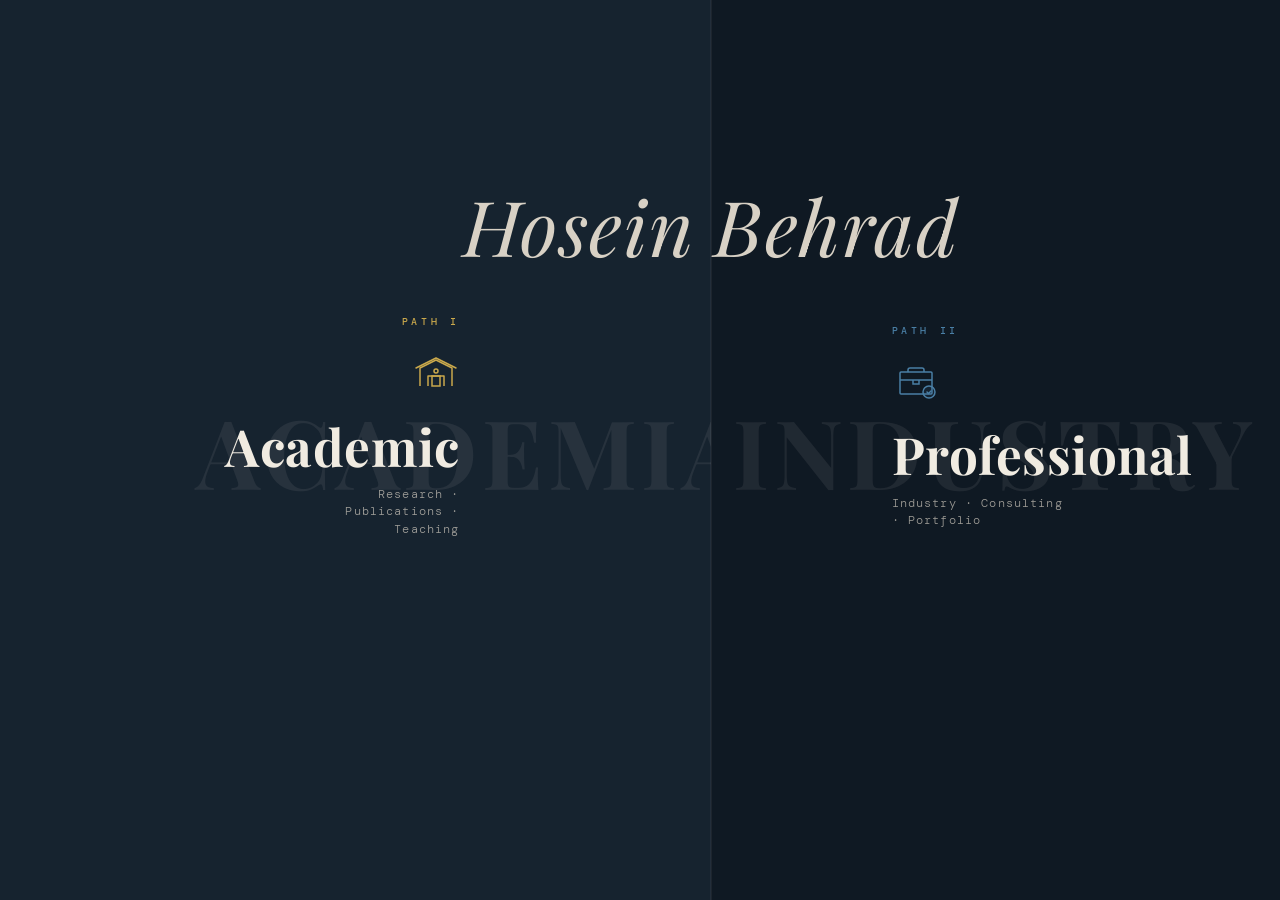
<file: index.html>
<!DOCTYPE html>
<html lang=en>
<head>
    <link rel="icon" type="image/png" href="favicon.png?v=cd44c643">
<style>
    @import "https://fonts.googleapis.com/css2?family=Playfair+Display:ital,wght@0,400;0,700;1,400&family=DM+Mono:wght@300;400;500&display=swap";

    *,
    :before,
    :after {
        box-sizing: border-box;
        border: 0 solid #e5e7eb
    }

    :before,
    :after {
        --tw-content: ""
    }

    html,
    :host {
        -webkit-text-size-adjust: 100%;
        tab-size: 4;
        font-feature-settings: normal;
        font-variation-settings: normal;
        -webkit-tap-highlight-color: transparent;
        font-family: ui-sans-serif, system-ui, sans-serif, Apple Color Emoji, Segoe UI Emoji, Segoe UI Symbol, Noto Color Emoji;
        line-height: 1.5
    }

    body {
        line-height: inherit;
        margin: 0
    }

    hr {
        height: 0;
        color: inherit;
        border-top-width: 1px
    }

    abbr:where([title]) {
        text-decoration: underline dotted
    }

    h1,
    h2,
    h3,
    h4,
    h5,
    h6 {
        font-size: inherit;
        font-weight: inherit
    }

    a {
        color: inherit;
        text-decoration: inherit
    }

    b,
    strong {
        font-weight: bolder
    }

    code,
    kbd,
    samp,
    pre {
        font-feature-settings: normal;
        font-variation-settings: normal;
        font-family: ui-monospace, SFMono-Regular, Menlo, Monaco, Consolas, Liberation Mono, Courier New, monospace;
        font-size: 1em
    }

    small {
        font-size: 80%
    }

    sub,
    sup {
        vertical-align: baseline;
        font-size: 75%;
        line-height: 0;
        position: relative
    }

    sub {
        bottom: -.25em
    }

    sup {
        top: -.5em
    }

    table {
        text-indent: 0;
        border-color: inherit;
        border-collapse: collapse
    }

    button,

    header {
        text-align: center;
        padding-top: 20px;
    }

    .academic-section, .professional-section {
        width: 50%;
        float: left;
        box-sizing: border-box;
    }

    .clearfix::after {
        content: "";
        clear: both;
        display: table;
    }
    input,
    optgroup,
    select,
    textarea {
        font-feature-settings: inherit;
        font-variation-settings: inherit;
        font-family: inherit;
        font-size: 100%;
        font-weight: inherit;
        line-height: inherit;
        color: inherit;
        margin: 0;
        padding: 0
    }

    button,
    select {
        text-transform: none
    }

    button,
    [type=button],
    [type=reset],
    [type=submit] {
        -webkit-appearance: button;
        background-color: #0000;
        background-image: none
    }

    :-moz-focusring {
        outline: auto
    }

    :-moz-ui-invalid {
        box-shadow: none
    }

    progress {
        vertical-align: baseline
    }

    ::-webkit-inner-spin-button {
        height: auto
    }

    ::-webkit-outer-spin-button {
        height: auto
    }

    [type=search] {
        -webkit-appearance: textfield;
        outline-offset: -2px
    }

    ::-webkit-search-decoration {
        -webkit-appearance: none
    }

    ::-webkit-file-upload-button {
        -webkit-appearance: button;
        font: inherit
    }

    summary {
        display: list-item
    }

    blockquote,
    dl,
    dd,
    h1,
    h2,
    h3,
    h4,
    h5,
    h6,
    hr,
    figure,
    p,
    pre {
        margin: 0
    }

    fieldset {
        margin: 0;
        padding: 0
    }

    legend {
        padding: 0
    }

    ol,
    ul,
    menu {
        margin: 0;
        padding: 0;
        list-style: none
    }

    dialog {
        padding: 0
    }

    textarea {
        resize: vertical
    }

    input::-moz-placeholder {
        opacity: 1;
        color: #9ca3af
    }

    textarea::-moz-placeholder {
        opacity: 1;
        color: #9ca3af
    }

    input::placeholder,
    textarea::placeholder {
        opacity: 1;
        color: #9ca3af
    }

    button,
    [role=button] {
        cursor: pointer
    }

    :disabled {
        cursor: default
    }

    img,
    svg,
    video,
    canvas,
    audio,
    iframe,
    embed,
    object {
        vertical-align: middle;
        display: block
    }

    img,
    video {
        max-width: 100%;
        height: auto
    }

    [hidden] {
        display: none
    }

    :root {
        --background: 0 0% 100%;
        --foreground: 0 0% 3.9%;
        --card: 0 0% 100%;
        --card-foreground: 0 0% 3.9%;
        --popover: 0 0% 100%;
        --popover-foreground: 0 0% 3.9%;
        --primary: 0 0% 9%;
        --primary-foreground: 0 0% 98%;
        --secondary: 0 0% 96.1%;
        --secondary-foreground: 0 0% 9%;
        --muted: 0 0% 96.1%;
        --muted-foreground: 0 0% 45.1%;
        --accent: 0 0% 96.1%;
        --accent-foreground: 0 0% 9%;
        --destructive: 0 84.2% 60.2%;
        --destructive-foreground: 0 0% 98%;
        --border: 0 0% 89.8%;
        --input: 0 0% 89.8%;
        --ring: 0 0% 3.9%;
        --radius: .5rem
    }

    * {
        border-color: hsl(var(--border))
    }

    body {
        background-color: hsl(var(--background));
        color: hsl(var(--foreground))
    }

    *,
    :before,
    :after,
    ::backdrop {
        --tw-border-spacing-x: 0;
        --tw-border-spacing-y: 0;
        --tw-translate-x: 0;
        --tw-translate-y: 0;
        --tw-rotate: 0;
        --tw-skew-x: 0;
        --tw-skew-y: 0;
        --tw-scale-x: 1;
        --tw-scale-y: 1;
        --tw-pan-x: ;
        --tw-pan-y: ;
        --tw-pinch-zoom: ;
        --tw-scroll-snap-strictness: proximity;
        --tw-gradient-from-position: ;
        --tw-gradient-via-position: ;
        --tw-gradient-to-position: ;
        --tw-ordinal: ;
        --tw-slashed-zero: ;
        --tw-numeric-figure: ;
        --tw-numeric-spacing: ;
        --tw-numeric-fraction: ;
        --tw-ring-inset: ;
        --tw-ring-offset-width: 0px;
        --tw-ring-offset-color: #fff;
        --tw-ring-color: #3b82f680;
        --tw-ring-offset-shadow: 0 0 #0000;
        --tw-ring-shadow: 0 0 #0000;
        --tw-shadow: 0 0 #0000;
        --tw-shadow-colored: 0 0 #0000;
        --tw-blur: ;
        --tw-brightness: ;
        --tw-contrast: ;
        --tw-grayscale: ;
        --tw-hue-rotate: ;
        --tw-invert: ;
        --tw-saturate: ;
        --tw-sepia: ;
        --tw-drop-shadow: ;
        --tw-backdrop-blur: ;
        --tw-backdrop-brightness: ;
        --tw-backdrop-contrast: ;
        --tw-backdrop-grayscale: ;
        --tw-backdrop-hue-rotate: ;
        --tw-backdrop-invert: ;
        --tw-backdrop-opacity: ;
        --tw-backdrop-saturate: ;
        --tw-backdrop-sepia:
    }

    .container {
        width: 100%
    }

    @media (width>=640px) {
        .container {
            max-width: 640px
        }
    }

    @media (width>=768px) {
        .container {
            max-width: 768px
        }
    }

    @media (width>=1024px) {
        .container {
            max-width: 1024px
        }
    }

    @media (width>=1280px) {
        .container {
            max-width: 1280px
        }
    }

    @media (width>=1536px) {
        .container {
            max-width: 1536px
        }
    }

    .sr-only {
        clip: rect(0, 0, 0, 0);
        white-space: nowrap;
        border-width: 0;
        width: 1px;
        height: 1px;
        margin: -1px;
        padding: 0;
        position: absolute;
        overflow: hidden
    }

    .pointer-events-none {
        pointer-events: none
    }

    .pointer-events-auto {
        pointer-events: auto
    }

    .visible {
        visibility: visible
    }

    .invisible {
        visibility: hidden
    }

    .fixed {
        position: fixed
    }

    .absolute {
        position: absolute
    }

    .relative {
        position: relative
    }

    .inset-0 {
        inset: 0
    }

    .inset-x-0 {
        left: 0;
        right: 0
    }

    .inset-y-0 {
        top: 0;
        bottom: 0
    }

    .-bottom-12 {
        bottom: -3rem
    }

    .-left-12 {
        left: -3rem
    }

    .-right-12 {
        right: -3rem
    }

    .-top-12 {
        top: -3rem
    }

    .bottom-0 {
        bottom: 0
    }

    .left-0 {
        left: 0
    }

    .left-1\/2 {
        left: 50%
    }

    .left-2 {
        left: .5rem
    }

    .left-\[50\%\] {
        left: 50%
    }

    .right-0 {
        right: 0
    }

    .right-1 {
        right: .25rem
    }

    .right-2 {
        right: .5rem
    }

    .right-4 {
        right: 1rem
    }

    .top-0 {
        top: 0
    }

    .top-1 {
        top: .25rem
    }

    .top-1\/2 {
        top: 50%
    }

    .top-4 {
        top: 1rem
    }

    .top-\[1px\] {
        top: 1px
    }

    .top-\[50\%\] {
        top: 50%
    }

    .top-\[60\%\] {
        top: 60%
    }

    .top-full {
        top: 100%
    }

    .z-10 {
        z-index: 10
    }

    .z-50 {
        z-index: 50
    }

    .z-\[100\] {
        z-index: 100
    }

    .z-\[1\] {
        z-index: 1
    }

    .-mx-1 {
        margin-left: -.25rem;
        margin-right: -.25rem
    }

    .mx-auto {
        margin-left: auto;
        margin-right: auto
    }

    .my-1 {
        margin-top: .25rem;
        margin-bottom: .25rem
    }

    .-ml-4 {
        margin-left: -1rem
    }

    .-mt-4 {
        margin-top: -1rem
    }

    .mb-1 {
        margin-bottom: .25rem
    }

    .ml-1 {
        margin-left: .25rem
    }

    .ml-auto {
        margin-left: auto
    }

    .mr-2 {
        margin-right: .5rem
    }

    .mt-1 {
        margin-top: .25rem
    }

    .mt-1\.5 {
        margin-top: .375rem
    }

    .mt-2 {
        margin-top: .5rem
    }

    .mt-24 {
        margin-top: 6rem
    }

    .mt-4 {
        margin-top: 1rem
    }

    .mt-auto {
        margin-top: auto
    }

    .block {
        display: block
    }

    .flex {
        display: flex
    }

    .inline-flex {
        display: inline-flex
    }

    .table {
        display: table
    }

    .grid {
        display: grid
    }

    .hidden {
        display: none
    }

    .aspect-square {
        aspect-ratio: 1
    }

    .size-4 {
        width: 1rem;
        height: 1rem
    }

    .size-\[--cell-size\] {
        width: var(--cell-size);
        height: var(--cell-size)
    }

    .h-1 {
        height: .25rem
    }

    .h-1\.5 {
        height: .375rem
    }

    .h-10 {
        height: 2.5rem
    }

    .h-2 {
        height: .5rem
    }

    .h-2\.5 {
        height: .625rem
    }

    .h-3 {
        height: .75rem
    }

    .h-3\.5 {
        height: .875rem
    }

    .h-4 {
        height: 1rem
    }

    .h-5 {
        height: 1.25rem
    }

    .h-8 {
        height: 2rem
    }

    .h-9 {
        height: 2.25rem
    }

    .h-\[--cell-size\] {
        height: var(--cell-size)
    }

    .h-\[1px\] {
        height: 1px
    }

    .h-\[var\(--radix-navigation-menu-viewport-height\)\] {
        height: var(--radix-navigation-menu-viewport-height)
    }

    .h-\[var\(--radix-select-trigger-height\)\] {
        height: var(--radix-select-trigger-height)
    }

    .h-auto {
        height: auto
    }

    .h-full {
        height: 100%
    }

    .h-px {
        height: 1px
    }

    .max-h-\[--radix-context-menu-content-available-height\] {
        max-height: var(--radix-context-menu-content-available-height)
    }

    .max-h-\[--radix-select-content-available-height\] {
        max-height: var(--radix-select-content-available-height)
    }

    .max-h-\[300px\] {
        max-height: 300px
    }

    .max-h-\[var\(--radix-dropdown-menu-content-available-height\)\] {
        max-height: var(--radix-dropdown-menu-content-available-height)
    }

    .max-h-screen {
        max-height: 100vh
    }

    .min-h-\[60px\] {
        min-height: 60px
    }

    .w-10 {
        width: 2.5rem
    }

    .w-2 {
        width: .5rem
    }

    .w-2\.5 {
        width: .625rem
    }

    .w-3 {
        width: .75rem
    }

    .w-3\.5 {
        width: .875rem
    }

    .w-3\/4 {
        width: 75%
    }

    .w-4 {
        width: 1rem
    }

    .w-64 {
        width: 16rem
    }

    .w-72 {
        width: 18rem
    }

    .w-8 {
        width: 2rem
    }

    .w-9 {
        width: 2.25rem
    }

    .w-\[--cell-size\] {
        width: var(--cell-size)
    }

    .w-\[100px\] {
        width: 100px
    }

    .w-\[1px\] {
        width: 1px
    }

    .w-fit {
        width: fit-content
    }

    .w-full {
        width: 100%
    }

    .w-max {
        width: max-content
    }

    .w-px {
        width: 1px
    }

    .min-w-0 {
        min-width: 0
    }

    .min-w-10 {
        min-width: 2.5rem
    }

    .min-w-8 {
        min-width: 2rem
    }

    .min-w-9 {
        min-width: 2.25rem
    }

    .min-w-\[--cell-size\] {
        min-width: var(--cell-size)
    }

    .min-w-\[12rem\] {
        min-width: 12rem
    }

    .min-w-\[8rem\] {
        min-width: 8rem
    }

    .min-w-\[var\(--radix-select-trigger-width\)\] {
        min-width: var(--radix-select-trigger-width)
    }

    .max-w-lg {
        max-width: 32rem
    }

    .max-w-max {
        max-width: max-content
    }

    .flex-1 {
        flex: 1
    }

    .shrink-0 {
        flex-shrink: 0
    }

    .grow {
        flex-grow: 1
    }

    .grow-0 {
        flex-grow: 0
    }

    .basis-full {
        flex-basis: 100%
    }

    .caption-bottom {
        caption-side: bottom
    }

    .border-collapse {
        border-collapse: collapse
    }

    .origin-\[--radix-context-menu-content-transform-origin\] {
        transform-origin: var(--radix-context-menu-content-transform-origin)
    }

    .origin-\[--radix-dropdown-menu-content-transform-origin\] {
        transform-origin: var(--radix-dropdown-menu-content-transform-origin)
    }

    .origin-\[--radix-hover-card-content-transform-origin\] {
        transform-origin: var(--radix-hover-card-content-transform-origin)
    }

    .origin-\[--radix-menubar-content-transform-origin\] {
        transform-origin: var(--radix-menubar-content-transform-origin)
    }

    .origin-\[--radix-popover-content-transform-origin\] {
        transform-origin: var(--radix-popover-content-transform-origin)
    }

    .origin-\[--radix-select-content-transform-origin\] {
        transform-origin: var(--radix-select-content-transform-origin)
    }

    .origin-\[--radix-tooltip-content-transform-origin\] {
        transform-origin: var(--radix-tooltip-content-transform-origin)
    }

    .-translate-x-1\/2 {
        --tw-translate-x: -50%;
        transform: translate(var(--tw-translate-x), var(--tw-translate-y)) rotate(var(--tw-rotate)) skewX(var(--tw-skew-x)) skewY(var(--tw-skew-y)) scaleX(var(--tw-scale-x)) scaleY(var(--tw-scale-y))
    }

    .-translate-y-1\/2 {
        --tw-translate-y: -50%;
        transform: translate(var(--tw-translate-x), var(--tw-translate-y)) rotate(var(--tw-rotate)) skewX(var(--tw-skew-x)) skewY(var(--tw-skew-y)) scaleX(var(--tw-scale-x)) scaleY(var(--tw-scale-y))
    }

    .translate-x-\[-50\%\] {
        --tw-translate-x: -50%;
        transform: translate(var(--tw-translate-x), var(--tw-translate-y)) rotate(var(--tw-rotate)) skewX(var(--tw-skew-x)) skewY(var(--tw-skew-y)) scaleX(var(--tw-scale-x)) scaleY(var(--tw-scale-y))
    }

    .translate-y-\[-50\%\] {
        --tw-translate-y: -50%;
        transform: translate(var(--tw-translate-x), var(--tw-translate-y)) rotate(var(--tw-rotate)) skewX(var(--tw-skew-x)) skewY(var(--tw-skew-y)) scaleX(var(--tw-scale-x)) scaleY(var(--tw-scale-y))
    }

    .rotate-45 {
        --tw-rotate: 45deg;
        transform: translate(var(--tw-translate-x), var(--tw-translate-y)) rotate(var(--tw-rotate)) skewX(var(--tw-skew-x)) skewY(var(--tw-skew-y)) scaleX(var(--tw-scale-x)) scaleY(var(--tw-scale-y))
    }

    .rotate-90 {
        --tw-rotate: 90deg;
        transform: translate(var(--tw-translate-x), var(--tw-translate-y)) rotate(var(--tw-rotate)) skewX(var(--tw-skew-x)) skewY(var(--tw-skew-y)) scaleX(var(--tw-scale-x)) scaleY(var(--tw-scale-y))
    }

    .transform {
        transform: translate(var(--tw-translate-x), var(--tw-translate-y)) rotate(var(--tw-rotate)) skewX(var(--tw-skew-x)) skewY(var(--tw-skew-y)) scaleX(var(--tw-scale-x)) scaleY(var(--tw-scale-y))
    }

    @keyframes pulse {
        50% {
            opacity: .5
        }
    }

    .animate-pulse {
        animation: 2s cubic-bezier(.4, 0, .6, 1) infinite pulse
    }

    .cursor-default {
        cursor: default
    }

    .cursor-pointer {
        cursor: pointer
    }

    .touch-none {
        touch-action: none
    }

    .select-none {
        -webkit-user-select: none;
        user-select: none
    }

    .list-none {
        list-style-type: none
    }

    .flex-col {
        flex-direction: column
    }

    .flex-col-reverse {
        flex-direction: column-reverse
    }

    .flex-wrap {
        flex-wrap: wrap
    }

    .items-end {
        align-items: flex-end
    }

    .items-center {
        align-items: center
    }

    .justify-center {
        justify-content: center
    }

    .justify-between {
        justify-content: space-between
    }

    .gap-1 {
        gap: .25rem
    }

    .gap-1\.5 {
        gap: .375rem
    }

    .gap-2 {
        gap: .5rem
    }

    .gap-4 {
        gap: 1rem
    }

    .space-x-1>:not([hidden])~:not([hidden]) {
        --tw-space-x-reverse: 0;
        margin-right: calc(.25rem * var(--tw-space-x-reverse));
        margin-left: calc(.25rem * calc(1 - var(--tw-space-x-reverse)))
    }

    .space-x-2>:not([hidden])~:not([hidden]) {
        --tw-space-x-reverse: 0;
        margin-right: calc(.5rem * var(--tw-space-x-reverse));
        margin-left: calc(.5rem * calc(1 - var(--tw-space-x-reverse)))
    }

    .space-y-1>:not([hidden])~:not([hidden]) {
        --tw-space-y-reverse: 0;
        margin-top: calc(.25rem * calc(1 - var(--tw-space-y-reverse)));
        margin-bottom: calc(.25rem * var(--tw-space-y-reverse))
    }

    .space-y-1\.5>:not([hidden])~:not([hidden]) {
        --tw-space-y-reverse: 0;
        margin-top: calc(.375rem * calc(1 - var(--tw-space-y-reverse)));
        margin-bottom: calc(.375rem * var(--tw-space-y-reverse))
    }

    .space-y-2>:not([hidden])~:not([hidden]) {
        --tw-space-y-reverse: 0;
        margin-top: calc(.5rem * calc(1 - var(--tw-space-y-reverse)));
        margin-bottom: calc(.5rem * var(--tw-space-y-reverse))
    }

    .overflow-auto {
        overflow: auto
    }

    .overflow-hidden {
        overflow: hidden
    }

    .overflow-y-auto {
        overflow-y: auto
    }

    .overflow-x-hidden {
        overflow-x: hidden
    }

    .whitespace-nowrap {
        white-space: nowrap
    }

    .break-words {
        overflow-wrap: break-word
    }

    .rounded-\[inherit\] {
        border-radius: inherit
    }

    .rounded-full {
        border-radius: 9999px
    }

    .rounded-lg {
        border-radius: var(--radius)
    }

    .rounded-md {
        border-radius: calc(var(--radius) - 2px)
    }

    .rounded-none {
        border-radius: 0
    }

    .rounded-sm {
        border-radius: calc(var(--radius) - 4px)
    }

    .rounded-xl {
        border-radius: .75rem
    }

    .rounded-l-md {
        border-top-left-radius: calc(var(--radius) - 2px);
        border-bottom-left-radius: calc(var(--radius) - 2px)
    }

    .rounded-r-md {
        border-top-right-radius: calc(var(--radius) - 2px);
        border-bottom-right-radius: calc(var(--radius) - 2px)
    }

    .rounded-t-\[10px\] {
        border-top-left-radius: 10px;
        border-top-right-radius: 10px
    }

    .rounded-tl-sm {
        border-top-left-radius: calc(var(--radius) - 4px)
    }

    .border {
        border-width: 1px
    }

    .border-2 {
        border-width: 2px
    }

    .border-b {
        border-bottom-width: 1px
    }

    .border-l {
        border-left-width: 1px
    }

    .border-r {
        border-right-width: 1px
    }

    .border-t {
        border-top-width: 1px
    }

    .border-destructive {
        border-color: hsl(var(--destructive))
    }

    .border-destructive\/50 {
        border-color: hsl(var(--destructive) / .5)
    }

    .border-input {
        border-color: hsl(var(--input))
    }

    .border-primary {
        border-color: hsl(var(--primary))
    }

    .border-primary\/50 {
        border-color: hsl(var(--primary) / .5)
    }

    .border-transparent {
        border-color: #0000
    }

    .border-l-transparent {
        border-left-color: #0000
    }

    .border-t-transparent {
        border-top-color: #0000
    }

    .bg-accent {
        background-color: hsl(var(--accent))
    }

    .bg-background {
        background-color: hsl(var(--background))
    }

    .bg-black\/80 {
        background-color: #000c
    }

    .bg-border {
        background-color: hsl(var(--border))
    }

    .bg-card {
        background-color: hsl(var(--card))
    }

    .bg-destructive {
        background-color: hsl(var(--destructive))
    }

    .bg-muted {
        background-color: hsl(var(--muted))
    }

    .bg-muted\/50 {
        background-color: hsl(var(--muted) / .5)
    }

    .bg-popover {
        background-color: hsl(var(--popover))
    }

    .bg-primary {
        background-color: hsl(var(--primary))
    }

    .bg-primary\/10 {
        background-color: hsl(var(--primary) / .1)
    }

    .bg-primary\/20 {
        background-color: hsl(var(--primary) / .2)
    }

    .bg-secondary {
        background-color: hsl(var(--secondary))
    }

    .bg-transparent {
        background-color: #0000
    }

    .fill-current {
        fill: currentColor
    }

    .fill-primary {
        fill: hsl(var(--primary))
    }

    .p-0 {
        padding: 0
    }

    .p-1 {
        padding: .25rem
    }

    .p-2 {
        padding: .5rem
    }

    .p-3 {
        padding: .75rem
    }

    .p-4 {
        padding: 1rem
    }

    .p-6 {
        padding: 1.5rem
    }

    .p-\[1px\] {
        padding: 1px
    }

    .px-1 {
        padding-left: .25rem;
        padding-right: .25rem
    }

    .px-1\.5 {
        padding-left: .375rem;
        padding-right: .375rem
    }

    .px-2 {
        padding-left: .5rem;
        padding-right: .5rem
    }

    .px-2\.5 {
        padding-left: .625rem;
        padding-right: .625rem
    }

    .px-3 {
        padding-left: .75rem;
        padding-right: .75rem
    }

    .px-4 {
        padding-left: 1rem;
        padding-right: 1rem
    }

    .px-8 {
        padding-left: 2rem;
        padding-right: 2rem
    }

    .px-\[--cell-size\] {
        padding-left: var(--cell-size);
        padding-right: var(--cell-size)
    }

    .py-0 {
        padding-top: 0;
        padding-bottom: 0
    }

    .py-0\.5 {
        padding-top: .125rem;
        padding-bottom: .125rem
    }

    .py-1 {
        padding-top: .25rem;
        padding-bottom: .25rem
    }

    .py-1\.5 {
        padding-top: .375rem;
        padding-bottom: .375rem
    }

    .py-2 {
        padding-top: .5rem;
        padding-bottom: .5rem
    }

    .py-3 {
        padding-top: .75rem;
        padding-bottom: .75rem
    }

    .py-4 {
        padding-top: 1rem;
        padding-bottom: 1rem
    }

    .py-6 {
        padding-top: 1.5rem;
        padding-bottom: 1.5rem
    }

    .pb-4 {
        padding-bottom: 1rem
    }

    .pl-2 {
        padding-left: .5rem
    }

    .pl-4 {
        padding-left: 1rem
    }

    .pl-8 {
        padding-left: 2rem
    }

    .pr-1 {
        padding-right: .25rem
    }

    .pr-2 {
        padding-right: .5rem
    }

    .pr-6 {
        padding-right: 1.5rem
    }

    .pr-8 {
        padding-right: 2rem
    }

    .pt-0 {
        padding-top: 0
    }

    .pt-4 {
        padding-top: 1rem
    }

    .text-left {
        text-align: left
    }

    .text-center {
        text-align: center
    }

    .align-middle {
        vertical-align: middle
    }

    .text-\[0\.8rem\] {
        font-size: .8rem
    }

    .text-base {
        font-size: 1rem;
        line-height: 1.5rem
    }

    .text-lg {
        font-size: 1.125rem;
        line-height: 1.75rem
    }

    .text-sm {
        font-size: .875rem;
        line-height: 1.25rem
    }

    .text-xs {
        font-size: .75rem;
        line-height: 1rem
    }

    .font-medium {
        font-weight: 500
    }

    .font-normal {
        font-weight: 400
    }

    .font-semibold {
        font-weight: 600
    }

    .leading-none {
        line-height: 1
    }

    .tracking-tight {
        letter-spacing: -.025em
    }

    .tracking-widest {
        letter-spacing: .1em
    }

    .text-accent-foreground {
        color: hsl(var(--accent-foreground))
    }

    .text-card-foreground {
        color: hsl(var(--card-foreground))
    }

    .text-current {
        color: currentColor
    }

    .text-destructive {
        color: hsl(var(--destructive))
    }

    .text-destructive-foreground {
        color: hsl(var(--destructive-foreground))
    }

    .text-foreground {
        color: hsl(var(--foreground))
    }

    .text-foreground\/50 {
        color: hsl(var(--foreground) / .5)
    }

    .text-muted-foreground {
        color: hsl(var(--muted-foreground))
    }

    .text-popover-foreground {
        color: hsl(var(--popover-foreground))
    }

    .text-primary {
        color: hsl(var(--primary))
    }

    .text-primary-foreground {
        color: hsl(var(--primary-foreground))
    }

    .text-secondary-foreground {
        color: hsl(var(--secondary-foreground))
    }

    .underline-offset-4 {
        text-underline-offset: 4px
    }

    .opacity-0 {
        opacity: 0
    }

    .opacity-50 {
        opacity: .5
    }

    .opacity-60 {
        opacity: .6
    }

    .opacity-70 {
        opacity: .7
    }

    .opacity-90 {
        opacity: .9
    }

    .shadow {
        --tw-shadow: 0 1px 3px 0 #0000001a, 0 1px 2px -1px #0000001a;
        --tw-shadow-colored: 0 1px 3px 0 var(--tw-shadow-color), 0 1px 2px -1px var(--tw-shadow-color);
        box-shadow: var(--tw-ring-offset-shadow, 0 0 #0000), var(--tw-ring-shadow, 0 0 #0000), var(--tw-shadow)
    }

    .shadow-lg {
        --tw-shadow: 0 10px 15px -3px #0000001a, 0 4px 6px -4px #0000001a;
        --tw-shadow-colored: 0 10px 15px -3px var(--tw-shadow-color), 0 4px 6px -4px var(--tw-shadow-color);
        box-shadow: var(--tw-ring-offset-shadow, 0 0 #0000), var(--tw-ring-shadow, 0 0 #0000), var(--tw-shadow)
    }

    .shadow-md {
        --tw-shadow: 0 4px 6px -1px #0000001a, 0 2px 4px -2px #0000001a;
        --tw-shadow-colored: 0 4px 6px -1px var(--tw-shadow-color), 0 2px 4px -2px var(--tw-shadow-color);
        box-shadow: var(--tw-ring-offset-shadow, 0 0 #0000), var(--tw-ring-shadow, 0 0 #0000), var(--tw-shadow)
    }

    .shadow-sm {
        --tw-shadow: 0 1px 2px 0 #0000000d;
        --tw-shadow-colored: 0 1px 2px 0 var(--tw-shadow-color);
        box-shadow: var(--tw-ring-offset-shadow, 0 0 #0000), var(--tw-ring-shadow, 0 0 #0000), var(--tw-shadow)
    }

    .outline-none {
        outline-offset: 2px;
        outline: 2px solid #0000
    }

    .outline {
        outline-style: solid
    }

    .ring-0 {
        --tw-ring-offset-shadow: var(--tw-ring-inset) 0 0 0 var(--tw-ring-offset-width) var(--tw-ring-offset-color);
        --tw-ring-shadow: var(--tw-ring-inset) 0 0 0 calc(0px + var(--tw-ring-offset-width)) var(--tw-ring-color);
        box-shadow: var(--tw-ring-offset-shadow), var(--tw-ring-shadow), var(--tw-shadow, 0 0 #0000)
    }

    .ring-offset-background {
        --tw-ring-offset-color: hsl(var(--background))
    }

    .filter {
        filter: var(--tw-blur) var(--tw-brightness) var(--tw-contrast) var(--tw-grayscale) var(--tw-hue-rotate) var(--tw-invert) var(--tw-saturate) var(--tw-sepia) var(--tw-drop-shadow)
    }

    .transition {
        transition-property: color, background-color, border-color, text-decoration-color, fill, stroke, opacity, box-shadow, transform, filter, backdrop-filter;
        transition-duration: .15s;
        transition-timing-function: cubic-bezier(.4, 0, .2, 1)
    }

    .transition-all {
        transition-property: all;
        transition-duration: .15s;
        transition-timing-function: cubic-bezier(.4, 0, .2, 1)
    }

    .transition-colors {
        transition-property: color, background-color, border-color, text-decoration-color, fill, stroke;
        transition-duration: .15s;
        transition-timing-function: cubic-bezier(.4, 0, .2, 1)
    }

    .transition-opacity {
        transition-property: opacity;
        transition-duration: .15s;
        transition-timing-function: cubic-bezier(.4, 0, .2, 1)
    }

    .transition-transform {
        transition-property: transform;
        transition-duration: .15s;
        transition-timing-function: cubic-bezier(.4, 0, .2, 1)
    }

    .duration-200 {
        transition-duration: .2s
    }

    .duration-300 {
        transition-duration: .3s
    }

    .ease-in-out {
        transition-timing-function: cubic-bezier(.4, 0, .2, 1)
    }

    @keyframes enter {
        0% {
            opacity: var(--tw-enter-opacity, 1);
            transform: translate3d(var(--tw-enter-translate-x, 0), var(--tw-enter-translate-y, 0), 0) scale3d(var(--tw-enter-scale, 1), var(--tw-enter-scale, 1), var(--tw-enter-scale, 1)) rotate(var(--tw-enter-rotate, 0))
        }
    }

    @keyframes exit {
        to {
            opacity: var(--tw-exit-opacity, 1);
            transform: translate3d(var(--tw-exit-translate-x, 0), var(--tw-exit-translate-y, 0), 0) scale3d(var(--tw-exit-scale, 1), var(--tw-exit-scale, 1), var(--tw-exit-scale, 1)) rotate(var(--tw-exit-rotate, 0))
        }
    }

    .animate-in {
        --tw-enter-opacity: initial;
        --tw-enter-scale: initial;
        --tw-enter-rotate: initial;
        --tw-enter-translate-x: initial;
        --tw-enter-translate-y: initial;
        animation-name: enter;
        animation-duration: .15s
    }

    .fade-in-0 {
        --tw-enter-opacity: 0
    }

    .zoom-in-95 {
        --tw-enter-scale: .95
    }

    .duration-200 {
        animation-duration: .2s
    }

    .duration-300 {
        animation-duration: .3s
    }

    .ease-in-out {
        animation-timing-function: cubic-bezier(.4, 0, .2, 1)
    }

    .\[--cell-size\:2rem\] {
        --cell-size: 2rem
    }

    .file\:border-0::file-selector-button {
        border-width: 0
    }

    .file\:bg-transparent::file-selector-button {
        background-color: #0000
    }

    .file\:text-sm::file-selector-button {
        font-size: .875rem;
        line-height: 1.25rem
    }

    .file\:font-medium::file-selector-button {
        font-weight: 500
    }

    .file\:text-foreground::file-selector-button {
        color: hsl(var(--foreground))
    }

    .placeholder\:text-muted-foreground::placeholder {
        color: hsl(var(--muted-foreground))
    }

    .after\:absolute:after {
        content: var(--tw-content);
        position: absolute
    }

    .after\:inset-y-0:after {
        content: var(--tw-content);
        top: 0;
        bottom: 0
    }

    .after\:left-1\/2:after {
        content: var(--tw-content);
        left: 50%
    }

    .after\:w-1:after {
        content: var(--tw-content);
        width: .25rem
    }

    .after\:-translate-x-1\/2:after {
        content: var(--tw-content);
        --tw-translate-x: -50%;
        transform: translate(var(--tw-translate-x), var(--tw-translate-y)) rotate(var(--tw-rotate)) skewX(var(--tw-skew-x)) skewY(var(--tw-skew-y)) scaleX(var(--tw-scale-x)) scaleY(var(--tw-scale-y))
    }

    .hover\:bg-accent:hover {
        background-color: hsl(var(--accent))
    }

    .hover\:bg-destructive\/80:hover {
        background-color: hsl(var(--destructive) / .8)
    }

    .hover\:bg-destructive\/90:hover {
        background-color: hsl(var(--destructive) / .9)
    }

    .hover\:bg-muted:hover {
        background-color: hsl(var(--muted))
    }

    .hover\:bg-muted\/50:hover {
        background-color: hsl(var(--muted) / .5)
    }

    .hover\:bg-primary\/80:hover {
        background-color: hsl(var(--primary) / .8)
    }

    .hover\:bg-primary\/90:hover {
        background-color: hsl(var(--primary) / .9)
    }

    .hover\:bg-secondary:hover {
        background-color: hsl(var(--secondary))
    }

    .hover\:bg-secondary\/80:hover {
        background-color: hsl(var(--secondary) / .8)
    }

    .hover\:text-accent-foreground:hover {
        color: hsl(var(--accent-foreground))
    }

    .hover\:text-foreground:hover {
        color: hsl(var(--foreground))
    }

    .hover\:text-muted-foreground:hover {
        color: hsl(var(--muted-foreground))
    }

    .hover\:underline:hover {
        text-decoration-line: underline
    }

    .hover\:opacity-100:hover {
        opacity: 1
    }

    .focus\:bg-accent:focus {
        background-color: hsl(var(--accent))
    }

    .focus\:text-accent-foreground:focus {
        color: hsl(var(--accent-foreground))
    }

    .focus\:opacity-100:focus {
        opacity: 1
    }

    .focus\:outline-none:focus {
        outline-offset: 2px;
        outline: 2px solid #0000
    }

    .focus\:ring-1:focus {
        --tw-ring-offset-shadow: var(--tw-ring-inset) 0 0 0 var(--tw-ring-offset-width) var(--tw-ring-offset-color);
        --tw-ring-shadow: var(--tw-ring-inset) 0 0 0 calc(1px + var(--tw-ring-offset-width)) var(--tw-ring-color);
        box-shadow: var(--tw-ring-offset-shadow), var(--tw-ring-shadow), var(--tw-shadow, 0 0 #0000)
    }

    .focus\:ring-2:focus {
        --tw-ring-offset-shadow: var(--tw-ring-inset) 0 0 0 var(--tw-ring-offset-width) var(--tw-ring-offset-color);
        --tw-ring-shadow: var(--tw-ring-inset) 0 0 0 calc(2px + var(--tw-ring-offset-width)) var(--tw-ring-color);
        box-shadow: var(--tw-ring-offset-shadow), var(--tw-ring-shadow), var(--tw-shadow, 0 0 #0000)
    }

    .focus\:ring-ring:focus {
        --tw-ring-color: hsl(var(--ring))
    }

    .focus\:ring-offset-2:focus {
        --tw-ring-offset-width: 2px
    }

    .focus-visible\:outline-none:focus-visible {
        outline-offset: 2px;
        outline: 2px solid #0000
    }

    .focus-visible\:ring-1:focus-visible {
        --tw-ring-offset-shadow: var(--tw-ring-inset) 0 0 0 var(--tw-ring-offset-width) var(--tw-ring-offset-color);
        --tw-ring-shadow: var(--tw-ring-inset) 0 0 0 calc(1px + var(--tw-ring-offset-width)) var(--tw-ring-color);
        box-shadow: var(--tw-ring-offset-shadow), var(--tw-ring-shadow), var(--tw-shadow, 0 0 #0000)
    }

    .focus-visible\:ring-2:focus-visible {
        --tw-ring-offset-shadow: var(--tw-ring-inset) 0 0 0 var(--tw-ring-offset-width) var(--tw-ring-offset-color);
        --tw-ring-shadow: var(--tw-ring-inset) 0 0 0 calc(2px + var(--tw-ring-offset-width)) var(--tw-ring-color);
        box-shadow: var(--tw-ring-offset-shadow), var(--tw-ring-shadow), var(--tw-shadow, 0 0 #0000)
    }

    .focus-visible\:ring-ring:focus-visible {
        --tw-ring-color: hsl(var(--ring))
    }

    .focus-visible\:ring-offset-1:focus-visible {
        --tw-ring-offset-width: 1px
    }

    .focus-visible\:ring-offset-2:focus-visible {
        --tw-ring-offset-width: 2px
    }

    .focus-visible\:ring-offset-background:focus-visible {
        --tw-ring-offset-color: hsl(var(--background))
    }

    .disabled\:pointer-events-none:disabled {
        pointer-events: none
    }

    .disabled\:cursor-not-allowed:disabled {
        cursor: not-allowed
    }

    .disabled\:opacity-50:disabled {
        opacity: .5
    }

    .group:hover .group-hover\:opacity-100 {
        opacity: 1
    }

    .group.destructive .group-\[\.destructive\]\:border-muted\/40 {
        border-color: hsl(var(--muted) / .4)
    }

    .group.toaster .group-\[\.toaster\]\:border-border {
        border-color: hsl(var(--border))
    }

    .group.toast .group-\[\.toast\]\:bg-muted {
        background-color: hsl(var(--muted))
    }

    .group.toast .group-\[\.toast\]\:bg-primary {
        background-color: hsl(var(--primary))
    }

    .group.toaster .group-\[\.toaster\]\:bg-background {
        background-color: hsl(var(--background))
    }

    .group.destructive .group-\[\.destructive\]\:text-red-300 {
        --tw-text-opacity: 1;
        color: rgb(252 165 165/var(--tw-text-opacity))
    }

    .group.toast .group-\[\.toast\]\:text-muted-foreground {
        color: hsl(var(--muted-foreground))
    }

    .group.toast .group-\[\.toast\]\:text-primary-foreground {
        color: hsl(var(--primary-foreground))
    }

    .group.toaster .group-\[\.toaster\]\:text-foreground {
        color: hsl(var(--foreground))
    }

    .group.toaster .group-\[\.toaster\]\:shadow-lg {
        --tw-shadow: 0 10px 15px -3px #0000001a, 0 4px 6px -4px #0000001a;
        --tw-shadow-colored: 0 10px 15px -3px var(--tw-shadow-color), 0 4px 6px -4px var(--tw-shadow-color);
        box-shadow: var(--tw-ring-offset-shadow, 0 0 #0000), var(--tw-ring-shadow, 0 0 #0000), var(--tw-shadow)
    }

    .group.destructive .group-\[\.destructive\]\:hover\:border-destructive\/30:hover {
        border-color: hsl(var(--destructive) / .3)
    }

    .group.destructive .group-\[\.destructive\]\:hover\:bg-destructive:hover {
        background-color: hsl(var(--destructive))
    }

    .group.destructive .group-\[\.destructive\]\:hover\:text-destructive-foreground:hover {
        color: hsl(var(--destructive-foreground))
    }

    .group.destructive .group-\[\.destructive\]\:hover\:text-red-50:hover {
        --tw-text-opacity: 1;
        color: rgb(254 242 242/var(--tw-text-opacity))
    }

    .group.destructive .group-\[\.destructive\]\:focus\:ring-destructive:focus {
        --tw-ring-color: hsl(var(--destructive))
    }

    .group.destructive .group-\[\.destructive\]\:focus\:ring-red-400:focus {
        --tw-ring-opacity: 1;
        --tw-ring-color: rgb(248 113 113/var(--tw-ring-opacity))
    }

    .group.destructive .group-\[\.destructive\]\:focus\:ring-offset-red-600:focus {
        --tw-ring-offset-color: #dc2626
    }

    .peer:disabled~.peer-disabled\:cursor-not-allowed {
        cursor: not-allowed
    }

    .peer:disabled~.peer-disabled\:opacity-70 {
        opacity: .7
    }

    .aria-disabled\:opacity-50[aria-disabled=true] {
        opacity: .5
    }

    .aria-selected\:text-muted-foreground[aria-selected=true] {
        color: hsl(var(--muted-foreground))
    }

    .data-\[disabled\=true\]\:pointer-events-none[data-disabled=true],
    .data-\[disabled\]\:pointer-events-none[data-disabled] {
        pointer-events: none
    }

    .data-\[panel-group-direction\=vertical\]\:h-px[data-panel-group-direction=vertical] {
        height: 1px
    }

    .data-\[panel-group-direction\=vertical\]\:w-full[data-panel-group-direction=vertical] {
        width: 100%
    }

    .data-\[side\=bottom\]\:translate-y-1[data-side=bottom] {
        --tw-translate-y: .25rem;
        transform: translate(var(--tw-translate-x), var(--tw-translate-y)) rotate(var(--tw-rotate)) skewX(var(--tw-skew-x)) skewY(var(--tw-skew-y)) scaleX(var(--tw-scale-x)) scaleY(var(--tw-scale-y))
    }

    .data-\[side\=left\]\:-translate-x-1[data-side=left] {
        --tw-translate-x: -.25rem;
        transform: translate(var(--tw-translate-x), var(--tw-translate-y)) rotate(var(--tw-rotate)) skewX(var(--tw-skew-x)) skewY(var(--tw-skew-y)) scaleX(var(--tw-scale-x)) scaleY(var(--tw-scale-y))
    }

    .data-\[side\=right\]\:translate-x-1[data-side=right] {
        --tw-translate-x: .25rem;
        transform: translate(var(--tw-translate-x), var(--tw-translate-y)) rotate(var(--tw-rotate)) skewX(var(--tw-skew-x)) skewY(var(--tw-skew-y)) scaleX(var(--tw-scale-x)) scaleY(var(--tw-scale-y))
    }

    .data-\[side\=top\]\:-translate-y-1[data-side=top] {
        --tw-translate-y: -.25rem;
        transform: translate(var(--tw-translate-x), var(--tw-translate-y)) rotate(var(--tw-rotate)) skewX(var(--tw-skew-x)) skewY(var(--tw-skew-y)) scaleX(var(--tw-scale-x)) scaleY(var(--tw-scale-y))
    }

    .data-\[state\=checked\]\:translate-x-4[data-state=checked] {
        --tw-translate-x: 1rem;
        transform: translate(var(--tw-translate-x), var(--tw-translate-y)) rotate(var(--tw-rotate)) skewX(var(--tw-skew-x)) skewY(var(--tw-skew-y)) scaleX(var(--tw-scale-x)) scaleY(var(--tw-scale-y))
    }

    .data-\[state\=unchecked\]\:translate-x-0[data-state=unchecked],
    .data-\[swipe\=cancel\]\:translate-x-0[data-swipe=cancel] {
        --tw-translate-x: 0px;
        transform: translate(var(--tw-translate-x), var(--tw-translate-y)) rotate(var(--tw-rotate)) skewX(var(--tw-skew-x)) skewY(var(--tw-skew-y)) scaleX(var(--tw-scale-x)) scaleY(var(--tw-scale-y))
    }

    .data-\[swipe\=end\]\:translate-x-\[var\(--radix-toast-swipe-end-x\)\][data-swipe=end] {
        --tw-translate-x: var(--radix-toast-swipe-end-x);
        transform: translate(var(--tw-translate-x), var(--tw-translate-y)) rotate(var(--tw-rotate)) skewX(var(--tw-skew-x)) skewY(var(--tw-skew-y)) scaleX(var(--tw-scale-x)) scaleY(var(--tw-scale-y))
    }

    .data-\[swipe\=move\]\:translate-x-\[var\(--radix-toast-swipe-move-x\)\][data-swipe=move] {
        --tw-translate-x: var(--radix-toast-swipe-move-x);
        transform: translate(var(--tw-translate-x), var(--tw-translate-y)) rotate(var(--tw-rotate)) skewX(var(--tw-skew-x)) skewY(var(--tw-skew-y)) scaleX(var(--tw-scale-x)) scaleY(var(--tw-scale-y))
    }

    @keyframes accordion-up {
        0% {
            height: var(--radix-accordion-content-height)
        }

        to {
            height: 0
        }
    }

    .data-\[state\=closed\]\:animate-accordion-up[data-state=closed] {
        animation: .2s ease-out accordion-up
    }

    @keyframes accordion-down {
        0% {
            height: 0
        }

        to {
            height: var(--radix-accordion-content-height)
        }
    }

    .data-\[state\=open\]\:animate-accordion-down[data-state=open] {
        animation: .2s ease-out accordion-down
    }

    .data-\[panel-group-direction\=vertical\]\:flex-col[data-panel-group-direction=vertical] {
        flex-direction: column
    }

    .data-\[range-end\=true\]\:rounded-md[data-range-end=true] {
        border-radius: calc(var(--radius) - 2px)
    }

    .data-\[range-middle\=true\]\:rounded-none[data-range-middle=true] {
        border-radius: 0
    }

    .data-\[range-start\=true\]\:rounded-md[data-range-start=true] {
        border-radius: calc(var(--radius) - 2px)
    }

    .data-\[selected\=true\]\:rounded-none[data-selected=true] {
        border-radius: 0
    }

    .data-\[range-end\=true\]\:bg-primary[data-range-end=true] {
        background-color: hsl(var(--primary))
    }

    .data-\[range-middle\=true\]\:bg-accent[data-range-middle=true] {
        background-color: hsl(var(--accent))
    }

    .data-\[range-start\=true\]\:bg-primary[data-range-start=true],
    .data-\[selected-single\=true\]\:bg-primary[data-selected-single=true] {
        background-color: hsl(var(--primary))
    }

    .data-\[selected\=true\]\:bg-accent[data-selected=true] {
        background-color: hsl(var(--accent))
    }

    .data-\[state\=active\]\:bg-background[data-state=active] {
        background-color: hsl(var(--background))
    }

    .data-\[state\=checked\]\:bg-primary[data-state=checked] {
        background-color: hsl(var(--primary))
    }

    .data-\[state\=on\]\:bg-accent[data-state=on],
    .data-\[state\=open\]\:bg-accent[data-state=open] {
        background-color: hsl(var(--accent))
    }

    .data-\[state\=open\]\:bg-accent\/50[data-state=open] {
        background-color: hsl(var(--accent) / .5)
    }

    .data-\[state\=open\]\:bg-secondary[data-state=open] {
        background-color: hsl(var(--secondary))
    }

    .data-\[state\=selected\]\:bg-muted[data-state=selected] {
        background-color: hsl(var(--muted))
    }

    .data-\[state\=unchecked\]\:bg-input[data-state=unchecked] {
        background-color: hsl(var(--input))
    }

    .data-\[placeholder\]\:text-muted-foreground[data-placeholder] {
        color: hsl(var(--muted-foreground))
    }

    .data-\[range-end\=true\]\:text-primary-foreground[data-range-end=true] {
        color: hsl(var(--primary-foreground))
    }

    .data-\[range-middle\=true\]\:text-accent-foreground[data-range-middle=true] {
        color: hsl(var(--accent-foreground))
    }

    .data-\[range-start\=true\]\:text-primary-foreground[data-range-start=true],
    .data-\[selected-single\=true\]\:text-primary-foreground[data-selected-single=true] {
        color: hsl(var(--primary-foreground))
    }

    .data-\[selected\=true\]\:text-accent-foreground[data-selected=true] {
        color: hsl(var(--accent-foreground))
    }

    .data-\[state\=active\]\:text-foreground[data-state=active] {
        color: hsl(var(--foreground))
    }

    .data-\[state\=checked\]\:text-primary-foreground[data-state=checked] {
        color: hsl(var(--primary-foreground))
    }

    .data-\[state\=on\]\:text-accent-foreground[data-state=on],
    .data-\[state\=open\]\:text-accent-foreground[data-state=open] {
        color: hsl(var(--accent-foreground))
    }

    .data-\[state\=open\]\:text-muted-foreground[data-state=open] {
        color: hsl(var(--muted-foreground))
    }

    .data-\[disabled\=true\]\:opacity-50[data-disabled=true],
    .data-\[disabled\]\:opacity-50[data-disabled] {
        opacity: .5
    }

    .data-\[state\=active\]\:shadow[data-state=active] {
        --tw-shadow: 0 1px 3px 0 #0000001a, 0 1px 2px -1px #0000001a;
        --tw-shadow-colored: 0 1px 3px 0 var(--tw-shadow-color), 0 1px 2px -1px var(--tw-shadow-color);
        box-shadow: var(--tw-ring-offset-shadow, 0 0 #0000), var(--tw-ring-shadow, 0 0 #0000), var(--tw-shadow)
    }

    .data-\[swipe\=move\]\:transition-none[data-swipe=move] {
        transition-property: none
    }

    .data-\[state\=closed\]\:duration-300[data-state=closed] {
        transition-duration: .3s
    }

    .data-\[state\=open\]\:duration-500[data-state=open] {
        transition-duration: .5s
    }

    .data-\[motion\^\=from-\]\:animate-in[data-motion^=from-],
    .data-\[state\=open\]\:animate-in[data-state=open],
    .data-\[state\=visible\]\:animate-in[data-state=visible] {
        --tw-enter-opacity: initial;
        --tw-enter-scale: initial;
        --tw-enter-rotate: initial;
        --tw-enter-translate-x: initial;
        --tw-enter-translate-y: initial;
        animation-name: enter;
        animation-duration: .15s
    }

    .data-\[motion\^\=to-\]\:animate-out[data-motion^=to-],
    .data-\[state\=closed\]\:animate-out[data-state=closed],
    .data-\[state\=hidden\]\:animate-out[data-state=hidden],
    .data-\[swipe\=end\]\:animate-out[data-swipe=end] {
        --tw-exit-opacity: initial;
        --tw-exit-scale: initial;
        --tw-exit-rotate: initial;
        --tw-exit-translate-x: initial;
        --tw-exit-translate-y: initial;
        animation-name: exit;
        animation-duration: .15s
    }

    .data-\[motion\^\=from-\]\:fade-in[data-motion^=from-] {
        --tw-enter-opacity: 0
    }

    .data-\[motion\^\=to-\]\:fade-out[data-motion^=to-],
    .data-\[state\=closed\]\:fade-out-0[data-state=closed] {
        --tw-exit-opacity: 0
    }

    .data-\[state\=closed\]\:fade-out-80[data-state=closed] {
        --tw-exit-opacity: .8
    }

    .data-\[state\=hidden\]\:fade-out[data-state=hidden] {
        --tw-exit-opacity: 0
    }

    .data-\[state\=open\]\:fade-in-0[data-state=open],
    .data-\[state\=visible\]\:fade-in[data-state=visible] {
        --tw-enter-opacity: 0
    }

    .data-\[state\=closed\]\:zoom-out-95[data-state=closed] {
        --tw-exit-scale: .95
    }

    .data-\[state\=open\]\:zoom-in-90[data-state=open] {
        --tw-enter-scale: .9
    }

    .data-\[state\=open\]\:zoom-in-95[data-state=open] {
        --tw-enter-scale: .95
    }

    .data-\[motion\=from-end\]\:slide-in-from-right-52[data-motion=from-end] {
        --tw-enter-translate-x: 13rem
    }

    .data-\[motion\=from-start\]\:slide-in-from-left-52[data-motion=from-start] {
        --tw-enter-translate-x: -13rem
    }

    .data-\[motion\=to-end\]\:slide-out-to-right-52[data-motion=to-end] {
        --tw-exit-translate-x: 13rem
    }

    .data-\[motion\=to-start\]\:slide-out-to-left-52[data-motion=to-start] {
        --tw-exit-translate-x: -13rem
    }

    .data-\[side\=bottom\]\:slide-in-from-top-2[data-side=bottom] {
        --tw-enter-translate-y: -.5rem
    }

    .data-\[side\=left\]\:slide-in-from-right-2[data-side=left] {
        --tw-enter-translate-x: .5rem
    }

    .data-\[side\=right\]\:slide-in-from-left-2[data-side=right] {
        --tw-enter-translate-x: -.5rem
    }

    .data-\[side\=top\]\:slide-in-from-bottom-2[data-side=top] {
        --tw-enter-translate-y: .5rem
    }

    .data-\[state\=closed\]\:slide-out-to-bottom[data-state=closed] {
        --tw-exit-translate-y: 100%
    }

    .data-\[state\=closed\]\:slide-out-to-left[data-state=closed] {
        --tw-exit-translate-x: -100%
    }

    .data-\[state\=closed\]\:slide-out-to-left-1\/2[data-state=closed] {
        --tw-exit-translate-x: -50%
    }

    .data-\[state\=closed\]\:slide-out-to-right[data-state=closed],
    .data-\[state\=closed\]\:slide-out-to-right-full[data-state=closed] {
        --tw-exit-translate-x: 100%
    }

    .data-\[state\=closed\]\:slide-out-to-top[data-state=closed] {
        --tw-exit-translate-y: -100%
    }

    .data-\[state\=closed\]\:slide-out-to-top-\[48\%\][data-state=closed] {
        --tw-exit-translate-y: -48%
    }

    .data-\[state\=open\]\:slide-in-from-bottom[data-state=open] {
        --tw-enter-translate-y: 100%
    }

    .data-\[state\=open\]\:slide-in-from-left[data-state=open] {
        --tw-enter-translate-x: -100%
    }

    .data-\[state\=open\]\:slide-in-from-left-1\/2[data-state=open] {
        --tw-enter-translate-x: -50%
    }

    .data-\[state\=open\]\:slide-in-from-right[data-state=open] {
        --tw-enter-translate-x: 100%
    }

    .data-\[state\=open\]\:slide-in-from-top[data-state=open] {
        --tw-enter-translate-y: -100%
    }

    .data-\[state\=open\]\:slide-in-from-top-\[48\%\][data-state=open] {
        --tw-enter-translate-y: -48%
    }

    .data-\[state\=open\]\:slide-in-from-top-full[data-state=open] {
        --tw-enter-translate-y: -100%
    }

    .data-\[state\=closed\]\:duration-300[data-state=closed] {
        animation-duration: .3s
    }

    .data-\[state\=open\]\:duration-500[data-state=open] {
        animation-duration: .5s
    }

    .data-\[panel-group-direction\=vertical\]\:after\:left-0[data-panel-group-direction=vertical]:after {
        content: var(--tw-content);
        left: 0
    }

    .data-\[panel-group-direction\=vertical\]\:after\:h-1[data-panel-group-direction=vertical]:after {
        content: var(--tw-content);
        height: .25rem
    }

    .data-\[panel-group-direction\=vertical\]\:after\:w-full[data-panel-group-direction=vertical]:after {
        content: var(--tw-content);
        width: 100%
    }

    .data-\[panel-group-direction\=vertical\]\:after\:-translate-y-1\/2[data-panel-group-direction=vertical]:after {
        content: var(--tw-content);
        --tw-translate-y: -50%;
        transform: translate(var(--tw-translate-x), var(--tw-translate-y)) rotate(var(--tw-rotate)) skewX(var(--tw-skew-x)) skewY(var(--tw-skew-y)) scaleX(var(--tw-scale-x)) scaleY(var(--tw-scale-y))
    }

    .data-\[panel-group-direction\=vertical\]\:after\:translate-x-0[data-panel-group-direction=vertical]:after {
        content: var(--tw-content);
        --tw-translate-x: 0px;
        transform: translate(var(--tw-translate-x), var(--tw-translate-y)) rotate(var(--tw-rotate)) skewX(var(--tw-skew-x)) skewY(var(--tw-skew-y)) scaleX(var(--tw-scale-x)) scaleY(var(--tw-scale-y))
    }

    .data-\[state\=open\]\:hover\:bg-accent:hover[data-state=open],
    .data-\[state\=open\]\:focus\:bg-accent:focus[data-state=open] {
        background-color: hsl(var(--accent))
    }

    .group\/day[data-focused=true] .group-data-\[focused\=true\]\/day\:relative {
        position: relative
    }

    .group\/day[data-focused=true] .group-data-\[focused\=true\]\/day\:z-10 {
        z-index: 10
    }

    .group[data-state=open] .group-data-\[state\=open\]\:rotate-180 {
        --tw-rotate: 180deg;
        transform: translate(var(--tw-translate-x), var(--tw-translate-y)) rotate(var(--tw-rotate)) skewX(var(--tw-skew-x)) skewY(var(--tw-skew-y)) scaleX(var(--tw-scale-x)) scaleY(var(--tw-scale-y))
    }

    .group\/day[data-focused=true] .group-data-\[focused\=true\]\/day\:border-ring {
        border-color: hsl(var(--ring))
    }

    .group\/day[data-focused=true] .group-data-\[focused\=true\]\/day\:ring-\[3px\] {
        --tw-ring-offset-shadow: var(--tw-ring-inset) 0 0 0 var(--tw-ring-offset-width) var(--tw-ring-offset-color);
        --tw-ring-shadow: var(--tw-ring-inset) 0 0 0 calc(3px + var(--tw-ring-offset-width)) var(--tw-ring-color);
        box-shadow: var(--tw-ring-offset-shadow), var(--tw-ring-shadow), var(--tw-shadow, 0 0 #0000)
    }

    .group\/day[data-focused=true] .group-data-\[focused\=true\]\/day\:ring-ring\/50 {
        --tw-ring-color: hsl(var(--ring) / .5)
    }

    :is(.dark .dark\:border-destructive) {
        border-color: hsl(var(--destructive))
    }

    @media (width>=640px) {
        .sm\:bottom-0 {
            bottom: 0
        }

        .sm\:right-0 {
            right: 0
        }

        .sm\:top-auto {
            top: auto
        }

        .sm\:max-w-sm {
            max-width: 24rem
        }

        .sm\:flex-row {
            flex-direction: row
        }

        .sm\:flex-col {
            flex-direction: column
        }

        .sm\:justify-end {
            justify-content: flex-end
        }

        .sm\:gap-2 {
            gap: .5rem
        }

        .sm\:gap-2\.5 {
            gap: .625rem
        }

        .sm\:space-x-2>:not([hidden])~:not([hidden]) {
            --tw-space-x-reverse: 0;
            margin-right: calc(.5rem * var(--tw-space-x-reverse));
            margin-left: calc(.5rem * calc(1 - var(--tw-space-x-reverse)))
        }

        .sm\:rounded-lg {
            border-radius: var(--radius)
        }

        .sm\:text-left {
            text-align: left
        }

        .data-\[state\=open\]\:sm\:slide-in-from-bottom-full[data-state=open] {
            --tw-enter-translate-y: 100%
        }
    }

    @media (width>=768px) {
        .md\:absolute {
            position: absolute
        }

        .md\:w-\[var\(--radix-navigation-menu-viewport-width\)\] {
            width: var(--radix-navigation-menu-viewport-width)
        }

        .md\:w-auto {
            width: auto
        }

        .md\:max-w-\[420px\] {
            max-width: 420px
        }

        .md\:flex-row {
            flex-direction: row
        }

        .md\:text-sm {
            font-size: .875rem;
            line-height: 1.25rem
        }
    }

    .\[\&\+div\]\:text-xs+div {
        font-size: .75rem;
        line-height: 1rem
    }

    .\[\&\:first-child\[data-selected\=true\]_button\]\:rounded-l-md:first-child[data-selected=true] button {
        border-top-left-radius: calc(var(--radius) - 2px);
        border-bottom-left-radius: calc(var(--radius) - 2px)
    }

    .\[\&\:has\(\[role\=checkbox\]\)\]\:pr-0:has([role=checkbox]) {
        padding-right: 0
    }

    .\[\&\:last-child\[data-selected\=true\]_button\]\:rounded-r-md:last-child[data-selected=true] button {
        border-top-right-radius: calc(var(--radius) - 2px);
        border-bottom-right-radius: calc(var(--radius) - 2px)
    }

    .\[\&\>\[role\=checkbox\]\]\:translate-y-\[2px\]>[role=checkbox] {
        --tw-translate-y: 2px;
        transform: translate(var(--tw-translate-x), var(--tw-translate-y)) rotate(var(--tw-rotate)) skewX(var(--tw-skew-x)) skewY(var(--tw-skew-y)) scaleX(var(--tw-scale-x)) scaleY(var(--tw-scale-y))
    }

    .\[\&\>span\]\:line-clamp-1>span {
        -webkit-line-clamp: 1;
        -webkit-box-orient: vertical;
        display: -webkit-box;
        overflow: hidden
    }

    .\[\&\>span\]\:text-xs>span {
        font-size: .75rem;
        line-height: 1rem
    }

    .\[\&\>span\]\:opacity-70>span {
        opacity: .7
    }

    .\[\&\>svg\+div\]\:translate-y-\[-3px\]>svg+div {
        --tw-translate-y: -3px;
        transform: translate(var(--tw-translate-x), var(--tw-translate-y)) rotate(var(--tw-rotate)) skewX(var(--tw-skew-x)) skewY(var(--tw-skew-y)) scaleX(var(--tw-scale-x)) scaleY(var(--tw-scale-y))
    }

    .\[\&\>svg\]\:absolute>svg {
        position: absolute
    }

    .\[\&\>svg\]\:left-4>svg {
        left: 1rem
    }

    .\[\&\>svg\]\:top-4>svg {
        top: 1rem
    }

    .\[\&\>svg\]\:size-3\.5>svg {
        width: .875rem;
        height: .875rem
    }

    .\[\&\>svg\]\:size-4>svg {
        width: 1rem;
        height: 1rem
    }

    .\[\&\>svg\]\:h-3\.5>svg {
        height: .875rem
    }

    .\[\&\>svg\]\:w-3\.5>svg {
        width: .875rem
    }

    .\[\&\>svg\]\:shrink-0>svg {
        flex-shrink: 0
    }

    .\[\&\>svg\]\:text-destructive>svg {
        color: hsl(var(--destructive))
    }

    .\[\&\>svg\]\:text-foreground>svg {
        color: hsl(var(--foreground))
    }

    .\[\&\>svg\]\:text-muted-foreground>svg {
        color: hsl(var(--muted-foreground))
    }

    .\[\&\>svg\~\*\]\:pl-7>svg~* {
        padding-left: 1.75rem
    }

    .\[\&\>tr\]\:last\:border-b-0:last-child>tr {
        border-bottom-width: 0
    }

    .\[\&\[data-panel-group-direction\=vertical\]\>div\]\:rotate-90[data-panel-group-direction=vertical]>div {
        --tw-rotate: 90deg;
        transform: translate(var(--tw-translate-x), var(--tw-translate-y)) rotate(var(--tw-rotate)) skewX(var(--tw-skew-x)) skewY(var(--tw-skew-y)) scaleX(var(--tw-scale-x)) scaleY(var(--tw-scale-y))
    }

    .\[\&\[data-state\=open\]\>svg\]\:rotate-180[data-state=open]>svg {
        --tw-rotate: 180deg;
        transform: translate(var(--tw-translate-x), var(--tw-translate-y)) rotate(var(--tw-rotate)) skewX(var(--tw-skew-x)) skewY(var(--tw-skew-y)) scaleX(var(--tw-scale-x)) scaleY(var(--tw-scale-y))
    }

    .\[\&_\[cmdk-group-heading\]\]\:px-2 [cmdk-group-heading] {
        padding-left: .5rem;
        padding-right: .5rem
    }

    .\[\&_\[cmdk-group-heading\]\]\:py-1\.5 [cmdk-group-heading] {
        padding-top: .375rem;
        padding-bottom: .375rem
    }

    .\[\&_\[cmdk-group-heading\]\]\:text-xs [cmdk-group-heading] {
        font-size: .75rem;
        line-height: 1rem
    }

    .\[\&_\[cmdk-group-heading\]\]\:font-medium [cmdk-group-heading] {
        font-weight: 500
    }

    .\[\&_\[cmdk-group-heading\]\]\:text-muted-foreground [cmdk-group-heading] {
        color: hsl(var(--muted-foreground))
    }

    .\[\&_\[cmdk-group\]\:not\(\[hidden\]\)_\~\[cmdk-group\]\]\:pt-0 [cmdk-group]:not([hidden])~[cmdk-group] {
        padding-top: 0
    }

    .\[\&_\[cmdk-group\]\]\:px-2 [cmdk-group] {
        padding-left: .5rem;
        padding-right: .5rem
    }

    .\[\&_\[cmdk-input-wrapper\]_svg\]\:h-5 [cmdk-input-wrapper] svg {
        height: 1.25rem
    }

    .\[\&_\[cmdk-input-wrapper\]_svg\]\:w-5 [cmdk-input-wrapper] svg {
        width: 1.25rem
    }

    .\[\&_\[cmdk-input\]\]\:h-12 [cmdk-input] {
        height: 3rem
    }

    .\[\&_\[cmdk-item\]\]\:px-2 [cmdk-item] {
        padding-left: .5rem;
        padding-right: .5rem
    }

    .\[\&_\[cmdk-item\]\]\:py-3 [cmdk-item] {
        padding-top: .75rem;
        padding-bottom: .75rem
    }

    .\[\&_\[cmdk-item\]_svg\]\:h-5 [cmdk-item] svg {
        height: 1.25rem
    }

    .\[\&_\[cmdk-item\]_svg\]\:w-5 [cmdk-item] svg {
        width: 1.25rem
    }

    .\[\&_p\]\:leading-relaxed p {
        line-height: 1.625
    }

    .\[\&_svg\]\:pointer-events-none svg {
        pointer-events: none
    }

    .\[\&_svg\]\:size-4 svg {
        width: 1rem;
        height: 1rem
    }

    .\[\&_svg\]\:shrink-0 svg {
        flex-shrink: 0
    }

    .\[\&_tr\:last-child\]\:border-0 tr:last-child {
        border-width: 0
    }

    .\[\&_tr\]\:border-b tr {
        border-bottom-width: 1px
    }

    [data-slot=card-content] .\[\[data-slot\=card-content\]_\&\]\:bg-transparent,
    [data-slot=popover-content] .\[\[data-slot\=popover-content\]_\&\]\:bg-transparent {
        background-color: #0000
    }

    *,
    :before,
    :after {
        box-sizing: border-box;
        margin: 0;
        padding: 0
    }

    :root {
        --navy: #0f1923;
        --navy-2: #16232f;
        --ivory: #f0ebe1;
        --ivory-2: #d8d1c5;
        --gold: #c9a84c;
        --gold-2: #a8893a;
        --steel: #4a7fa5;
        --steel-2: #3a6485;
        --seam: #f0ebe11f;
        --dur: .42s;
        --ease: cubic-bezier(.25, .46, .45, .94)
    }

    body {
        background: var(--navy);
        overflow: hidden
    }

    .container {
        width: 100vw;
        height: 100vh;
        display: flex;
        position: relative;
        overflow: hidden
    }

    .seam {
        background: var(--seam);
        z-index: 10;
        pointer-events: none;
        width: 1px;
        transition: opacity var(--dur) var(--ease);
        position: absolute;
        top: 0;
        bottom: 0;
        left: 55.56%;
        transform: translate(-50%)
    }

    .nameplate {
        z-index: 20;
        text-align: center;
        pointer-events: none;
        transition: opacity var(--dur) var(--ease);
        position: absolute;
        top: 25%;
        left: 55.56%;
        transform: translate(-50%, -50%);
    }

    
    .nameplate--academic {
        opacity: .6;
    }

    .nameplate--prof {
        opacity: .6;
    }

    .nameplate__first,
    .nameplate__last {
        color: var(--ivory-2);
        letter-spacing: .02em;
        font-family: Playfair Display, Georgia, serif;
        font-weight: 400;
        font-style: italic;
        line-height: 1.1;
        display: inline;
    }

    .nameplate__first {
        /* color: var(--ivory-2); */
        font-size: clamp(3rem, 6vw, 5.5rem);
        margin-right: 0.25em;
        /* font-style: italic;
        font-weight: 400; */
    }

    .nameplate__last {
        font-size: clamp(3rem, 6vw, 5.5rem);
    }

    .nameplate__divider {
        display: none;
    }

    .nameplate__prompt {
        display: none;
    }

    .panel {
        transition: flex var(--dur) var(--ease), background var(--dur) var(--ease);
        cursor: pointer;
        outline: none;
        flex: 1;
        align-items: center;
        text-decoration: none;
        display: flex;
        position: relative;
        overflow: hidden
    }

    .panel--academic {
        background: var(--navy-2);
        flex: 1.25;
        justify-content: center
    }

    .panel--prof {
        background: var(--navy);
        flex: 1;
        justify-content: center
    }

    .panel--expand {
        flex: 1.75
    }

    .panel--recede {
        flex: .25
    }

    .panel--academic:before {
        content: "";
        opacity: 0;
        transition: opacity var(--dur) var(--ease);
        background: radial-gradient(at 80%, #c9a84c1f 0%, #0000 65%);
        position: absolute;
        inset: 0
    }

    .panel--academic:hover:before,
    .panel--academic.panel--expand:before {
        opacity: 1
    }

    .panel--prof:before {
        content: "";
        opacity: 0;
        transition: opacity var(--dur) var(--ease);
        background: radial-gradient(at 20%, #4a7fa524 0%, #0000 65%);
        position: absolute;
        inset: 0
    }

    .panel--prof:hover:before,
    .panel--prof.panel--expand:before {
        opacity: 1
    }

    .panel__content {
        z-index: 5;
        width: min(320px, 45vw);
        transition: transform var(--dur) var(--ease), opacity var(--dur) var(--ease);
        flex-direction: column;
        gap: 12px;
        padding: 48px 90px;
        display: flex;
        position: relative
    }

    .panel--academic .panel__content {
        text-align: right;
        align-items: flex-end;
        padding-right: 56px
    }

    .panel--prof .panel__content {
        text-align: left;
        align-items: flex-start;
        padding-left: 56px
    }

    .panel--recede .panel__content {
        opacity: .2;
        transform: scale(.96)
    }

    .panel__eyebrow {
        letter-spacing: .35em;
        text-transform: uppercase;
        font-family: DM Mono, monospace;
        font-size: .65rem;
        font-weight: 500
    }

    .panel--academic .panel__eyebrow {
        color: var(--gold)
    }

    .panel--prof .panel__eyebrow {
        color: var(--steel)
    }

    .panel__icon {
        transition: transform var(--dur) var(--ease);
        margin: 8px 0
    }

    .panel--academic .panel__icon {
        color: var(--gold)
    }

    .panel--prof .panel__icon {
        color: var(--steel)
    }

    .panel:hover .panel__icon,
    .panel.panel--expand .panel__icon {
        transform: scale(1.1)
    }

    .panel__title {
        color: var(--ivory);
        letter-spacing: .01em;
        font-family: Playfair Display, Georgia, serif;
        font-size: clamp(2.3rem, 4vw, 3.8rem);
        font-weight: 700;
        line-height: 1.1
    }

    .panel__subtitle {
        color: var(--ivory-2);
        letter-spacing: .1em;
        opacity: .7;
        font-family: DM Mono, monospace;
        font-size: .72rem;
        font-weight: 300
    }

    .panel__cta {
        letter-spacing: .15em;
        text-transform: uppercase;
        opacity: 0;
        transition: opacity var(--dur) var(--ease), transform var(--dur) var(--ease);
        align-items: center;
        gap: 8px;
        margin-top: 16px;
        font-family: DM Mono, monospace;
        font-size: .78rem;
        font-weight: 500;
        display: flex;
        transform: translateY(8px)
    }

    .panel--academic .panel__cta {
        color: var(--gold);
        flex-direction: row-reverse
    }

    .panel--prof .panel__cta {
        color: var(--steel)
    }

    .panel:hover .panel__cta,
    .panel.panel--expand .panel__cta {
        opacity: 1;
        transform: translateY(0)
    }

    .panel__bg-text {
        letter-spacing: .05em;
        color: #f0ebe114;
        white-space: nowrap;
        pointer-events: none;
        transition: color var(--dur) var(--ease), opacity var(--dur) var(--ease);
        z-index: 1;
        font-family: Playfair Display, Georgia, serif;
        font-size: clamp(3rem, 8vw, 6rem);
        font-weight: 700;
        position: absolute;
        top: 50%;
		left: 5%;
        transform: translateY(-50%)
    }

    .panel--academic .panel__bg-text {
        right: 50%;
        transform: translate(50%, -50%);
    }

    .panel--prof .panel__bg-text {
        left: 50%;
        transform: translate(-50%, -50%);
    }

    .panel--academic:hover .panel__bg-text,
    .panel--academic.panel--expand .panel__bg-text {
        color: #c9a84c0e
    }

    .panel--prof:hover .panel__bg-text,
    .panel--prof.panel--expand .panel__bg-text {
        color: #4a7fa512
    }

    @media (prefers-reduced-motion:reduce) {

        *,
        :before,
        :after {
            transition: none !important
        }
    }

    @media (width<=640px) {
        body {
            overflow: auto
        }

        .container {
            flex-direction: column;
            height: auto;
            min-height: 100vh
        }

        .seam {
            width: 100%;
            height: 1px;
            inset: 50% 0 auto
        }

        .nameplate {
            z-index: 1;
            pointer-events: auto;
            background: var(--navy);
            padding: 40px 24px 24px;
            position: relative;
            top: auto;
            left: auto;
            opacity: 1 !important;
            transform: none !important
        }

        .panel {
            flex: none;
            height: 50vh;
            justify-content: center !important
        }

        .panel__content {
            width: auto;
            text-align: center !important;
            align-items: center !important;
            padding: 32px 24px !important
        }

        .panel__cta {
            opacity: 1 !important;
            transform: none !important
        }

        .panel--academic .panel__cta {
            flex-direction: row
        }

        .panel--expand,
        .panel--recede {
            flex: none;
            height: 50vh
        }
    }
</style>
</head>
<meta charset=UTF-8>
<meta name=viewport content="width=device-width, initial-scale=1.0">
<title>Hosein Behrad</title>

<body>
    <div id=root></div>
    <script
        type="module">function e(e, t, n, r) { Object.defineProperty(e, t, { get: n, set: r, enumerable: !0, configurable: !0 }) } var t = globalThis, n = {}, r = {}, l = t.parcelRequirea177; null == l && ((l = function (e) { if (e in n) return n[e].exports; if (e in r) { var t = r[e]; delete r[e]; var l = { id: e, exports: {} }; return n[e] = l, t.call(l.exports, l, l.exports), l.exports } var a = Error("Cannot find module '" + e + "'"); throw a.code = "MODULE_NOT_FOUND", a }).register = function (e, t) { r[e] = t }, t.parcelRequirea177 = l); var a = l.register; a("6mwK0", function (t, n) { e(t.exports, "Fragment", () => r, e => r = e), e(t.exports, "jsx", () => l, e => l = e), e(t.exports, "jsxs", () => a, e => a = e); var r, l, a, o = Symbol.for("react.transitional.element"); function i(e, t, n) { var r = null; if (void 0 !== n && (r = "" + n), void 0 !== t.key && (r = "" + t.key), "key" in t) for (var l in n = {}, t) "key" !== l && (n[l] = t[l]); else n = t; return { $$typeof: o, type: e, key: r, ref: void 0 !== (t = n.ref) ? t : null, props: n } } r = Symbol.for("react.fragment"), l = i, a = i }), a("kgQjf", function (t, n) { e(t.exports, "Activity", () => r, e => r = e), e(t.exports, "Children", () => l, e => l = e), e(t.exports, "Component", () => a, e => a = e), e(t.exports, "Fragment", () => o, e => o = e), e(t.exports, "Profiler", () => i, e => i = e), e(t.exports, "PureComponent", () => u, e => u = e), e(t.exports, "StrictMode", () => s, e => s = e), e(t.exports, "Suspense", () => c, e => c = e), e(t.exports, "__CLIENT_INTERNALS_DO_NOT_USE_OR_WARN_USERS_THEY_CANNOT_UPGRADE", () => f, e => f = e), e(t.exports, "__COMPILER_RUNTIME", () => d, e => d = e), e(t.exports, "cache", () => p, e => p = e), e(t.exports, "cacheSignal", () => m, e => m = e), e(t.exports, "cloneElement", () => h, e => h = e), e(t.exports, "createContext", () => g, e => g = e), e(t.exports, "createElement", () => y, e => y = e), e(t.exports, "createRef", () => v, e => v = e), e(t.exports, "forwardRef", () => b, e => b = e), e(t.exports, "isValidElement", () => k, e => k = e), e(t.exports, "lazy", () => w, e => w = e), e(t.exports, "memo", () => S, e => S = e), e(t.exports, "startTransition", () => x, e => x = e), e(t.exports, "unstable_useCacheRefresh", () => E, e => E = e), e(t.exports, "use", () => C, e => C = e), e(t.exports, "useActionState", () => _, e => _ = e), e(t.exports, "useCallback", () => z, e => z = e), e(t.exports, "useContext", () => P, e => P = e), e(t.exports, "useDebugValue", () => N, e => N = e), e(t.exports, "useDeferredValue", () => T, e => T = e), e(t.exports, "useEffect", () => L, e => L = e), e(t.exports, "useEffectEvent", () => O, e => O = e), e(t.exports, "useId", () => R, e => R = e), e(t.exports, "useImperativeHandle", () => M, e => M = e), e(t.exports, "useInsertionEffect", () => D, e => D = e), e(t.exports, "useLayoutEffect", () => F, e => F = e), e(t.exports, "useMemo", () => A, e => A = e), e(t.exports, "useOptimistic", () => j, e => j = e), e(t.exports, "useReducer", () => I, e => I = e), e(t.exports, "useRef", () => U, e => U = e), e(t.exports, "useState", () => $, e => $ = e), e(t.exports, "useSyncExternalStore", () => H, e => H = e), e(t.exports, "useTransition", () => V, e => V = e), e(t.exports, "version", () => B, e => B = e); var r, l, a, o, i, u, s, c, f, d, p, m, h, g, y, v, b, k, w, S, x, E, C, _, z, P, N, T, L, O, R, M, D, F, A, j, I, U, $, H, V, B, Q = Symbol.for("react.transitional.element"), W = Symbol.for("react.portal"), q = Symbol.for("react.fragment"), K = Symbol.for("react.strict_mode"), Y = Symbol.for("react.profiler"), G = Symbol.for("react.consumer"), X = Symbol.for("react.context"), Z = Symbol.for("react.forward_ref"), J = Symbol.for("react.suspense"), ee = Symbol.for("react.memo"), et = Symbol.for("react.lazy"), en = Symbol.for("react.activity"), er = Symbol.iterator, el = { isMounted: function () { return !1 }, enqueueForceUpdate: function () { }, enqueueReplaceState: function () { }, enqueueSetState: function () { } }, ea = Object.assign, eo = {}; function ei(e, t, n) { this.props = e, this.context = t, this.refs = eo, this.updater = n || el } function eu() { } function es(e, t, n) { this.props = e, this.context = t, this.refs = eo, this.updater = n || el } ei.prototype.isReactComponent = {}, ei.prototype.setState = function (e, t) { if ("object" != typeof e && "function" != typeof e && null != e) throw Error("takes an object of state variables to update or a function which returns an object of state variables."); this.updater.enqueueSetState(this, e, t, "setState") }, ei.prototype.forceUpdate = function (e) { this.updater.enqueueForceUpdate(this, e, "forceUpdate") }, eu.prototype = ei.prototype; var ec = es.prototype = new eu; ec.constructor = es, ea(ec, ei.prototype), ec.isPureReactComponent = !0; var ef = Array.isArray; function ed() { } var ep = { H: null, A: null, T: null, S: null }, em = Object.prototype.hasOwnProperty; function eh(e, t, n) { var r = n.ref; return { $$typeof: Q, type: e, key: t, ref: void 0 !== r ? r : null, props: n } } function eg(e) { return "object" == typeof e && null !== e && e.$$typeof === Q } var ey = /\/+/g; function ev(e, t) { var n, r; return "object" == typeof e && null !== e && null != e.key ? (n = "" + e.key, r = { "=": "=0", ":": "=2" }, "$" + n.replace(/[=:]/g, function (e) { return r[e] })) : t.toString(36) } function eb(e, t, n) { if (null == e) return e; var r = [], l = 0; return !function e(t, n, r, l, a) { var o, i, u, s = typeof t; ("undefined" === s || "boolean" === s) && (t = null); var c = !1; if (null === t) c = !0; else switch (s) { case "bigint": case "string": case "number": c = !0; break; case "object": switch (t.$$typeof) { case Q: case W: c = !0; break; case et: return e((c = t._init)(t._payload), n, r, l, a) } }if (c) return a = a(t), c = "" === l ? "." + ev(t, 0) : l, ef(a) ? (r = "", null != c && (r = c.replace(ey, "$&/") + "/"), e(a, n, r, "", function (e) { return e })) : null != a && (eg(a) && (o = a, i = r + (null == a.key || t && t.key === a.key ? "" : ("" + a.key).replace(ey, "$&/") + "/") + c, a = eh(o.type, i, o.props)), n.push(a)), 1; c = 0; var f = "" === l ? "." : l + ":"; if (ef(t)) for (var d = 0; d < t.length; d++)s = f + ev(l = t[d], d), c += e(l, n, r, s, a); else if ("function" == typeof (d = null === (u = t) || "object" != typeof u ? null : "function" == typeof (u = er && u[er] || u["@@iterator"]) ? u : null)) for (t = d.call(t), d = 0; !(l = t.next()).done;)s = f + ev(l = l.value, d++), c += e(l, n, r, s, a); else if ("object" === s) { if ("function" == typeof t.then) return e(function (e) { switch (e.status) { case "fulfilled": return e.value; case "rejected": throw e.reason; default: switch ("string" == typeof e.status ? e.then(ed, ed) : (e.status = "pending", e.then(function (t) { "pending" === e.status && (e.status = "fulfilled", e.value = t) }, function (t) { "pending" === e.status && (e.status = "rejected", e.reason = t) })), e.status) { case "fulfilled": return e.value; case "rejected": throw e.reason } }throw e }(t), n, r, l, a); throw Error("Objects are not valid as a React child (found: " + ("[object Object]" === (n = String(t)) ? "object with keys {" + Object.keys(t).join(", ") + "}" : n) + "). If you meant to render a collection of children, use an array instead.") } return c }(e, r, "", "", function (e) { return t.call(n, e, l++) }), r } function ek(e) { if (-1 === e._status) { var t = e._result; (t = t()).then(function (t) { (0 === e._status || -1 === e._status) && (e._status = 1, e._result = t) }, function (t) { (0 === e._status || -1 === e._status) && (e._status = 2, e._result = t) }), -1 === e._status && (e._status = 0, e._result = t) } if (1 === e._status) return e._result.default; throw e._result } var ew = "function" == typeof reportError ? reportError : function (e) { if ("object" == typeof window && "function" == typeof window.ErrorEvent) { var t = new window.ErrorEvent("error", { bubbles: !0, cancelable: !0, message: "object" == typeof e && null !== e && "string" == typeof e.message ? String(e.message) : String(e), error: e }); if (!window.dispatchEvent(t)) return } console.error(e) }; r = en, l = { map: eb, forEach: function (e, t, n) { eb(e, function () { t.apply(this, arguments) }, n) }, count: function (e) { var t = 0; return eb(e, function () { t++ }), t }, toArray: function (e) { return eb(e, function (e) { return e }) || [] }, only: function (e) { if (!eg(e)) throw Error("React.Children.only expected to receive a single React element child."); return e } }, a = ei, o = q, i = Y, u = es, s = K, c = J, f = ep, d = { __proto__: null, c: function (e) { return ep.H.useMemoCache(e) } }, p = function (e) { return function () { return e.apply(null, arguments) } }, m = function () { return null }, h = function (e, t, n) { if (null == e) throw Error("The argument must be a React element, but you passed " + e + "."); var r = ea({}, e.props), l = e.key; if (null != t) for (a in void 0 !== t.key && (l = "" + t.key), t) em.call(t, a) && "key" !== a && "__self" !== a && "__source" !== a && ("ref" !== a || void 0 !== t.ref) && (r[a] = t[a]); var a = arguments.length - 2; if (1 === a) r.children = n; else if (1 < a) { for (var o = Array(a), i = 0; i < a; i++)o[i] = arguments[i + 2]; r.children = o } return eh(e.type, l, r) }, g = function (e) { return (e = { $$typeof: X, _currentValue: e, _currentValue2: e, _threadCount: 0, Provider: null, Consumer: null }).Provider = e, e.Consumer = { $$typeof: G, _context: e }, e }, y = function (e, t, n) { var r, l = {}, a = null; if (null != t) for (r in void 0 !== t.key && (a = "" + t.key), t) em.call(t, r) && "key" !== r && "__self" !== r && "__source" !== r && (l[r] = t[r]); var o = arguments.length - 2; if (1 === o) l.children = n; else if (1 < o) { for (var i = Array(o), u = 0; u < o; u++)i[u] = arguments[u + 2]; l.children = i } if (e && e.defaultProps) for (r in o = e.defaultProps) void 0 === l[r] && (l[r] = o[r]); return eh(e, a, l) }, v = function () { return { current: null } }, b = function (e) { return { $$typeof: Z, render: e } }, k = eg, w = function (e) { return { $$typeof: et, _payload: { _status: -1, _result: e }, _init: ek } }, S = function (e, t) { return { $$typeof: ee, type: e, compare: void 0 === t ? null : t } }, x = function (e) { var t = ep.T, n = {}; ep.T = n; try { var r = e(), l = ep.S; null !== l && l(n, r), "object" == typeof r && null !== r && "function" == typeof r.then && r.then(ed, ew) } catch (e) { ew(e) } finally { null !== t && null !== n.types && (t.types = n.types), ep.T = t } }, E = function () { return ep.H.useCacheRefresh() }, C = function (e) { return ep.H.use(e) }, _ = function (e, t, n) { return ep.H.useActionState(e, t, n) }, z = function (e, t) { return ep.H.useCallback(e, t) }, P = function (e) { return ep.H.useContext(e) }, N = function () { }, T = function (e, t) { return ep.H.useDeferredValue(e, t) }, L = function (e, t) { return ep.H.useEffect(e, t) }, O = function (e) { return ep.H.useEffectEvent(e) }, R = function () { return ep.H.useId() }, M = function (e, t, n) { return ep.H.useImperativeHandle(e, t, n) }, D = function (e, t) { return ep.H.useInsertionEffect(e, t) }, F = function (e, t) { return ep.H.useLayoutEffect(e, t) }, A = function (e, t) { return ep.H.useMemo(e, t) }, j = function (e, t) { return ep.H.useOptimistic(e, t) }, I = function (e, t, n) { return ep.H.useReducer(e, t, n) }, U = function (e) { return ep.H.useRef(e) }, $ = function (e) { return ep.H.useState(e) }, H = function (e, t, n) { return ep.H.useSyncExternalStore(e, t, n) }, V = function () { return ep.H.useTransition() }, B = "19.2.7" }), a("7b93F", function (t, n) { e(t.exports, "createRoot", () => tj, e => tj = e), e(t.exports, "hydrateRoot", () => tI, e => tI = e), e(t.exports, "version", () => tU, e => tU = e); var r, a = l("aALGe"), o = l("2YQ6R"), i = l("8yZRv"); function u(e) { var t = "https://react.dev/errors/" + e; if (1 < arguments.length) { t += "?args[]=" + encodeURIComponent(arguments[1]); for (var n = 2; n < arguments.length; n++)t += "&args[]=" + encodeURIComponent(arguments[n]) } return "Minified React error #" + e + "; visit " + t + " for the full message or use the non-minified dev environment for full errors and additional helpful warnings." } function s(e) { return !(!e || 1 !== e.nodeType && 9 !== e.nodeType && 11 !== e.nodeType) } function c(e) { var t = e, n = e; if (e.alternate) for (; t.return;)t = t.return; else { e = t; do 0 != (4098 & (t = e).flags) && (n = t.return), e = t.return; while (e) } return 3 === t.tag ? n : null } function f(e) { if (13 === e.tag) { var t = e.memoizedState; if (null === t && null !== (e = e.alternate) && (t = e.memoizedState), null !== t) return t.dehydrated } return null } function d(e) { if (31 === e.tag) { var t = e.memoizedState; if (null === t && null !== (e = e.alternate) && (t = e.memoizedState), null !== t) return t.dehydrated } return null } function p(e) { if (c(e) !== e) throw Error(u(188)) } var m = Object.assign, h = Symbol.for("react.element"), g = Symbol.for("react.transitional.element"), y = Symbol.for("react.portal"), v = Symbol.for("react.fragment"), b = Symbol.for("react.strict_mode"), k = Symbol.for("react.profiler"), w = Symbol.for("react.consumer"), S = Symbol.for("react.context"), x = Symbol.for("react.forward_ref"), E = Symbol.for("react.suspense"), C = Symbol.for("react.suspense_list"), _ = Symbol.for("react.memo"), z = Symbol.for("react.lazy"); Symbol.for("react.scope"); var P = Symbol.for("react.activity"); Symbol.for("react.legacy_hidden"), Symbol.for("react.tracing_marker"); var N = Symbol.for("react.memo_cache_sentinel"); Symbol.for("react.view_transition"); var T = Symbol.iterator; function L(e) { return null === e || "object" != typeof e ? null : "function" == typeof (e = T && e[T] || e["@@iterator"]) ? e : null } var O = Symbol.for("react.client.reference"), R = Array.isArray, M = o.__CLIENT_INTERNALS_DO_NOT_USE_OR_WARN_USERS_THEY_CANNOT_UPGRADE, D = i.__DOM_INTERNALS_DO_NOT_USE_OR_WARN_USERS_THEY_CANNOT_UPGRADE, F = { pending: !1, data: null, method: null, action: null }, A = [], j = -1; function I(e) { return { current: e } } function U(e) { 0 > j || (e.current = A[j], A[j] = null, j--) } function $(e, t) { A[++j] = e.current, e.current = t } var H = I(null), V = I(null), B = I(null), Q = I(null); function W(e, t) { switch ($(B, t), $(V, e), $(H, null), t.nodeType) { case 9: case 11: e = (e = t.documentElement) && (e = e.namespaceURI) ? sS(e) : 0; break; default: if (e = t.tagName, t = t.namespaceURI) e = sx(t = sS(t), e); else switch (e) { case "svg": e = 1; break; case "math": e = 2; break; default: e = 0 } }U(H), $(H, e) } function q() { U(H), U(V), U(B) } function K(e) { null !== e.memoizedState && $(Q, e); var t = H.current, n = sx(t, e.type); t !== n && ($(V, e), $(H, n)) } function Y(e) { V.current === e && (U(H), U(V)), Q.current === e && (U(Q), ca._currentValue = F) } function G(e) { if (void 0 === t$) try { throw Error() } catch (e) { var t = e.stack.trim().match(/\n( *(at )?)/); t$ = t && t[1] || "", tH = -1 < e.stack.indexOf("\n    at") ? " (<anonymous>)" : -1 < e.stack.indexOf("@") ? "@unknown:0:0" : "" } return "\n" + t$ + e + tH } var X = !1; function Z(e, t) { if (!e || X) return ""; X = !0; var n = Error.prepareStackTrace; Error.prepareStackTrace = void 0; try { var r = { DetermineComponentFrameRoot: function () { try { if (t) { var n = function () { throw Error() }; if (Object.defineProperty(n.prototype, "props", { set: function () { throw Error() } }), "object" == typeof Reflect && Reflect.construct) { try { Reflect.construct(n, []) } catch (e) { var r = e } Reflect.construct(e, [], n) } else { try { n.call() } catch (e) { r = e } e.call(n.prototype) } } else { try { throw Error() } catch (e) { r = e } (n = e()) && "function" == typeof n.catch && n.catch(function () { }) } } catch (e) { if (e && r && "string" == typeof e.stack) return [e.stack, r.stack] } return [null, null] } }; r.DetermineComponentFrameRoot.displayName = "DetermineComponentFrameRoot"; var l = Object.getOwnPropertyDescriptor(r.DetermineComponentFrameRoot, "name"); l && l.configurable && Object.defineProperty(r.DetermineComponentFrameRoot, "name", { value: "DetermineComponentFrameRoot" }); var a = r.DetermineComponentFrameRoot(), o = a[0], i = a[1]; if (o && i) { var u = o.split("\n"), s = i.split("\n"); for (l = r = 0; r < u.length && !u[r].includes("DetermineComponentFrameRoot");)r++; for (; l < s.length && !s[l].includes("DetermineComponentFrameRoot");)l++; if (r === u.length || l === s.length) for (r = u.length - 1, l = s.length - 1; 1 <= r && 0 <= l && u[r] !== s[l];)l--; for (; 1 <= r && 0 <= l; r--, l--)if (u[r] !== s[l]) { if (1 !== r || 1 !== l) do if (r--, l--, 0 > l || u[r] !== s[l]) { var c = "\n" + u[r].replace(" at new ", " at "); return e.displayName && c.includes("<anonymous>") && (c = c.replace("<anonymous>", e.displayName)), c } while (1 <= r && 0 <= l) break } } } finally { X = !1, Error.prepareStackTrace = n } return (n = e ? e.displayName || e.name : "") ? G(n) : "" } function J(e) { try { var t = "", n = null; do t += function (e, t) { switch (e.tag) { case 26: case 27: case 5: return G(e.type); case 16: return G("Lazy"); case 13: return e.child !== t && null !== t ? G("Suspense Fallback") : G("Suspense"); case 19: return G("SuspenseList"); case 0: case 15: return Z(e.type, !1); case 11: return Z(e.type.render, !1); case 1: return Z(e.type, !0); case 31: return G("Activity"); default: return "" } }(e, n), n = e, e = e.return; while (e) return t } catch (e) { return "\nError generating stack: " + e.message + "\n" + e.stack } } var ee = Object.prototype.hasOwnProperty, et = a.unstable_scheduleCallback, en = a.unstable_cancelCallback, er = a.unstable_shouldYield, el = a.unstable_requestPaint, ea = a.unstable_now, eo = a.unstable_getCurrentPriorityLevel, ei = a.unstable_ImmediatePriority, eu = a.unstable_UserBlockingPriority, es = a.unstable_NormalPriority, ec = a.unstable_LowPriority, ef = a.unstable_IdlePriority, ed = a.log, ep = a.unstable_setDisableYieldValue, em = null, eh = null; function eg(e) { if ("function" == typeof ed && ep(e), eh && "function" == typeof eh.setStrictMode) try { eh.setStrictMode(em, e) } catch (e) { } } var ey = Math.clz32 ? Math.clz32 : function (e) { return 0 == (e >>>= 0) ? 32 : 31 - (ev(e) / eb | 0) | 0 }, ev = Math.log, eb = Math.LN2, ek = 256, ew = 262144, eS = 4194304; function ex(e) { var t = 42 & e; if (0 !== t) return t; switch (e & -e) { case 1: return 1; case 2: return 2; case 4: return 4; case 8: return 8; case 16: return 16; case 32: return 32; case 64: return 64; case 128: return 128; case 256: case 512: case 1024: case 2048: case 4096: case 8192: case 16384: case 32768: case 65536: case 131072: return 261888 & e; case 262144: case 524288: case 1048576: case 2097152: return 3932160 & e; case 4194304: case 8388608: case 0x1000000: case 0x2000000: return 0x3c00000 & e; case 0x4000000: return 0x4000000; case 0x8000000: return 0x8000000; case 0x10000000: return 0x10000000; case 0x20000000: return 0x20000000; case 0x40000000: return 0; default: return e } } function eE(e, t, n) { var r = e.pendingLanes; if (0 === r) return 0; var l = 0, a = e.suspendedLanes, o = e.pingedLanes; e = e.warmLanes; var i = 0x7ffffff & r; return 0 !== i ? 0 != (r = i & ~a) ? l = ex(r) : 0 != (o &= i) ? l = ex(o) : n || 0 != (n = i & ~e) && (l = ex(n)) : 0 != (i = r & ~a) ? l = ex(i) : 0 !== o ? l = ex(o) : n || 0 != (n = r & ~e) && (l = ex(n)), 0 === l ? 0 : 0 !== t && t !== l && 0 == (t & a) && ((a = l & -l) >= (n = t & -t) || 32 === a && 0 != (4194048 & n)) ? t : l } function eC(e, t) { return 0 == (e.pendingLanes & ~(e.suspendedLanes & ~e.pingedLanes) & t) } function e_() { var e = eS; return 0 == (0x3c00000 & (eS <<= 1)) && (eS = 4194304), e } function ez(e) { for (var t = [], n = 0; 31 > n; n++)t.push(e); return t } function eP(e, t) { e.pendingLanes |= t, 0x10000000 !== t && (e.suspendedLanes = 0, e.pingedLanes = 0, e.warmLanes = 0) } function eN(e, t, n) { e.pendingLanes |= t, e.suspendedLanes &= ~t; var r = 31 - ey(t); e.entangledLanes |= t, e.entanglements[r] = 0x40000000 | e.entanglements[r] | 261930 & n } function eT(e, t) { var n = e.entangledLanes |= t; for (e = e.entanglements; n;) { var r = 31 - ey(n), l = 1 << r; l & t | e[r] & t && (e[r] |= t), n &= ~l } } function eL(e, t) { var n = t & -t; return 0 != ((n = 0 != (42 & n) ? 1 : eO(n)) & (e.suspendedLanes | t)) ? 0 : n } function eO(e) { switch (e) { case 2: e = 1; break; case 8: e = 4; break; case 32: e = 16; break; case 256: case 512: case 1024: case 2048: case 4096: case 8192: case 16384: case 32768: case 65536: case 131072: case 262144: case 524288: case 1048576: case 2097152: case 4194304: case 8388608: case 0x1000000: case 0x2000000: e = 128; break; case 0x10000000: e = 0x8000000; break; default: e = 0 }return e } function eR(e) { return 2 < (e &= -e) ? 8 < e ? 0 != (0x7ffffff & e) ? 32 : 0x10000000 : 8 : 2 } function eM() { var e = D.p; return 0 !== e ? e : void 0 === (e = window.event) ? 32 : ck(e.type) } function eD(e, t) { var n = D.p; try { return D.p = e, t() } finally { D.p = n } } var eF = Math.random().toString(36).slice(2), eA = "__reactFiber$" + eF, ej = "__reactProps$" + eF, eI = "__reactContainer$" + eF, eU = "__reactEvents$" + eF, e$ = "__reactListeners$" + eF, eH = "__reactHandles$" + eF, eV = "__reactResources$" + eF, eB = "__reactMarker$" + eF; function eQ(e) { delete e[eA], delete e[ej], delete e[eU], delete e[e$], delete e[eH] } function eW(e) { var t = e[eA]; if (t) return t; for (var n = e.parentNode; n;) { if (t = n[eI] || n[eA]) { if (n = t.alternate, null !== t.child || null !== n && null !== n.child) for (e = s$(e); null !== e;) { if (n = e[eA]) return n; e = s$(e) } return t } n = (e = n).parentNode } return null } function eq(e) { if (e = e[eA] || e[eI]) { var t = e.tag; if (5 === t || 6 === t || 13 === t || 31 === t || 26 === t || 27 === t || 3 === t) return e } return null } function eK(e) { var t = e.tag; if (5 === t || 26 === t || 27 === t || 6 === t) return e.stateNode; throw Error(u(33)) } function eY(e) { var t = e[eV]; return t || (t = e[eV] = { hoistableStyles: new Map, hoistableScripts: new Map }), t } function eG(e) { e[eB] = !0 } var eX = new Set, eZ = {}; function eJ(e, t) { e0(e, t), e0(e + "Capture", t) } function e0(e, t) { for (eZ[e] = t, e = 0; e < t.length; e++)eX.add(t[e]) } var e1 = RegExp("^[:A-Z_a-z\\u00C0-\\u00D6\\u00D8-\\u00F6\\u00F8-\\u02FF\\u0370-\\u037D\\u037F-\\u1FFF\\u200C-\\u200D\\u2070-\\u218F\\u2C00-\\u2FEF\\u3001-\\uD7FF\\uF900-\\uFDCF\\uFDF0-\\uFFFD][:A-Z_a-z\\u00C0-\\u00D6\\u00D8-\\u00F6\\u00F8-\\u02FF\\u0370-\\u037D\\u037F-\\u1FFF\\u200C-\\u200D\\u2070-\\u218F\\u2C00-\\u2FEF\\u3001-\\uD7FF\\uF900-\\uFDCF\\uFDF0-\\uFFFD\\-.0-9\\u00B7\\u0300-\\u036F\\u203F-\\u2040]*$"), e2 = {}, e3 = {}; function e4(e, t, n) { if (ee.call(e3, t) || !ee.call(e2, t) && (e1.test(t) ? e3[t] = !0 : (e2[t] = !0, !1))) if (null === n) e.removeAttribute(t); else { switch (typeof n) { case "undefined": case "function": case "symbol": e.removeAttribute(t); return; case "boolean": var r = t.toLowerCase().slice(0, 5); if ("data-" !== r && "aria-" !== r) return void e.removeAttribute(t) }e.setAttribute(t, "" + n) } } function e6(e, t, n) { if (null === n) e.removeAttribute(t); else { switch (typeof n) { case "undefined": case "function": case "symbol": case "boolean": e.removeAttribute(t); return }e.setAttribute(t, "" + n) } } function e8(e, t, n, r) { if (null === r) e.removeAttribute(n); else { switch (typeof r) { case "undefined": case "function": case "symbol": case "boolean": e.removeAttribute(n); return }e.setAttributeNS(t, n, "" + r) } } function e5(e) { switch (typeof e) { case "bigint": case "boolean": case "number": case "string": case "undefined": case "object": return e; default: return "" } } function e9(e) { var t = e.type; return (e = e.nodeName) && "input" === e.toLowerCase() && ("checkbox" === t || "radio" === t) } function e7(e) { if (!e._valueTracker) { var t = e9(e) ? "checked" : "value"; e._valueTracker = function (e, t, n) { var r = Object.getOwnPropertyDescriptor(e.constructor.prototype, t); if (!e.hasOwnProperty(t) && void 0 !== r && "function" == typeof r.get && "function" == typeof r.set) { var l = r.get, a = r.set; return Object.defineProperty(e, t, { configurable: !0, get: function () { return l.call(this) }, set: function (e) { n = "" + e, a.call(this, e) } }), Object.defineProperty(e, t, { enumerable: r.enumerable }), { getValue: function () { return n }, setValue: function (e) { n = "" + e }, stopTracking: function () { e._valueTracker = null, delete e[t] } } } }(e, t, "" + e[t]) } } function te(e) { if (!e) return !1; var t = e._valueTracker; if (!t) return !0; var n = t.getValue(), r = ""; return e && (r = e9(e) ? e.checked ? "true" : "false" : e.value), (e = r) !== n && (t.setValue(e), !0) } function tt(e) { if (void 0 === (e = e || ("u" > typeof document ? document : void 0))) return null; try { return e.activeElement || e.body } catch (t) { return e.body } } var tn = /[\n"\\]/g; function tr(e) { return e.replace(tn, function (e) { return "\\" + e.charCodeAt(0).toString(16) + " " }) } function tl(e, t, n, r, l, a, o, i) { e.name = "", null != o && "function" != typeof o && "symbol" != typeof o && "boolean" != typeof o ? e.type = o : e.removeAttribute("type"), null != t ? "number" === o ? (0 === t && "" === e.value || e.value != t) && (e.value = "" + e5(t)) : e.value !== "" + e5(t) && (e.value = "" + e5(t)) : "submit" !== o && "reset" !== o || e.removeAttribute("value"), null != t ? to(e, o, e5(t)) : null != n ? to(e, o, e5(n)) : null != r && e.removeAttribute("value"), null == l && null != a && (e.defaultChecked = !!a), null != l && (e.checked = l && "function" != typeof l && "symbol" != typeof l), null != i && "function" != typeof i && "symbol" != typeof i && "boolean" != typeof i ? e.name = "" + e5(i) : e.removeAttribute("name") } function ta(e, t, n, r, l, a, o, i) { if (null != a && "function" != typeof a && "symbol" != typeof a && "boolean" != typeof a && (e.type = a), null != t || null != n) { if (("submit" === a || "reset" === a) && null == t) return void e7(e); n = null != n ? "" + e5(n) : "", t = null != t ? "" + e5(t) : n, i || t === e.value || (e.value = t), e.defaultValue = t } r = "function" != typeof (r = null != r ? r : l) && "symbol" != typeof r && !!r, e.checked = i ? e.checked : !!r, e.defaultChecked = !!r, null != o && "function" != typeof o && "symbol" != typeof o && "boolean" != typeof o && (e.name = o), e7(e) } function to(e, t, n) { "number" === t && tt(e.ownerDocument) === e || e.defaultValue === "" + n || (e.defaultValue = "" + n) } function ti(e, t, n, r) { if (e = e.options, t) { t = {}; for (var l = 0; l < n.length; l++)t["$" + n[l]] = !0; for (n = 0; n < e.length; n++)l = t.hasOwnProperty("$" + e[n].value), e[n].selected !== l && (e[n].selected = l), l && r && (e[n].defaultSelected = !0) } else { for (n = "" + e5(n), t = null, l = 0; l < e.length; l++) { if (e[l].value === n) { e[l].selected = !0, r && (e[l].defaultSelected = !0); return } null !== t || e[l].disabled || (t = e[l]) } null !== t && (t.selected = !0) } } function tu(e, t, n) { if (null != t && ((t = "" + e5(t)) !== e.value && (e.value = t), null == n)) { e.defaultValue !== t && (e.defaultValue = t); return } e.defaultValue = null != n ? "" + e5(n) : "" } function ts(e, t, n, r) { if (null == t) { if (null != r) { if (null != n) throw Error(u(92)); if (R(r)) { if (1 < r.length) throw Error(u(93)); r = r[0] } n = r } null == n && (n = ""), t = n } e.defaultValue = n = e5(t), (r = e.textContent) === n && "" !== r && null !== r && (e.value = r), e7(e) } function tc(e, t) { if (t) { var n = e.firstChild; if (n && n === e.lastChild && 3 === n.nodeType) { n.nodeValue = t; return } } e.textContent = t } var tf = new Set("animationIterationCount aspectRatio borderImageOutset borderImageSlice borderImageWidth boxFlex boxFlexGroup boxOrdinalGroup columnCount columns flex flexGrow flexPositive flexShrink flexNegative flexOrder gridArea gridRow gridRowEnd gridRowSpan gridRowStart gridColumn gridColumnEnd gridColumnSpan gridColumnStart fontWeight lineClamp lineHeight opacity order orphans scale tabSize widows zIndex zoom fillOpacity floodOpacity stopOpacity strokeDasharray strokeDashoffset strokeMiterlimit strokeOpacity strokeWidth MozAnimationIterationCount MozBoxFlex MozBoxFlexGroup MozLineClamp msAnimationIterationCount msFlex msZoom msFlexGrow msFlexNegative msFlexOrder msFlexPositive msFlexShrink msGridColumn msGridColumnSpan msGridRow msGridRowSpan WebkitAnimationIterationCount WebkitBoxFlex WebKitBoxFlexGroup WebkitBoxOrdinalGroup WebkitColumnCount WebkitColumns WebkitFlex WebkitFlexGrow WebkitFlexPositive WebkitFlexShrink WebkitLineClamp".split(" ")); function td(e, t, n) { var r = 0 === t.indexOf("--"); null == n || "boolean" == typeof n || "" === n ? r ? e.setProperty(t, "") : "float" === t ? e.cssFloat = "" : e[t] = "" : r ? e.setProperty(t, n) : "number" != typeof n || 0 === n || tf.has(t) ? "float" === t ? e.cssFloat = n : e[t] = ("" + n).trim() : e[t] = n + "px" } function tp(e, t, n) { if (null != t && "object" != typeof t) throw Error(u(62)); if (e = e.style, null != n) { for (var r in n) !n.hasOwnProperty(r) || null != t && t.hasOwnProperty(r) || (0 === r.indexOf("--") ? e.setProperty(r, "") : "float" === r ? e.cssFloat = "" : e[r] = ""); for (var l in t) r = t[l], t.hasOwnProperty(l) && n[l] !== r && td(e, l, r) } else for (var a in t) t.hasOwnProperty(a) && td(e, a, t[a]) } function tm(e) { if (-1 === e.indexOf("-")) return !1; switch (e) { case "annotation-xml": case "color-profile": case "font-face": case "font-face-src": case "font-face-uri": case "font-face-format": case "font-face-name": case "missing-glyph": return !1; default: return !0 } } var th = new Map([["acceptCharset", "accept-charset"], ["htmlFor", "for"], ["httpEquiv", "http-equiv"], ["crossOrigin", "crossorigin"], ["accentHeight", "accent-height"], ["alignmentBaseline", "alignment-baseline"], ["arabicForm", "arabic-form"], ["baselineShift", "baseline-shift"], ["capHeight", "cap-height"], ["clipPath", "clip-path"], ["clipRule", "clip-rule"], ["colorInterpolation", "color-interpolation"], ["colorInterpolationFilters", "color-interpolation-filters"], ["colorProfile", "color-profile"], ["colorRendering", "color-rendering"], ["dominantBaseline", "dominant-baseline"], ["enableBackground", "enable-background"], ["fillOpacity", "fill-opacity"], ["fillRule", "fill-rule"], ["floodColor", "flood-color"], ["floodOpacity", "flood-opacity"], ["fontFamily", "font-family"], ["fontSize", "font-size"], ["fontSizeAdjust", "font-size-adjust"], ["fontStretch", "font-stretch"], ["fontStyle", "font-style"], ["fontVariant", "font-variant"], ["fontWeight", "font-weight"], ["glyphName", "glyph-name"], ["glyphOrientationHorizontal", "glyph-orientation-horizontal"], ["glyphOrientationVertical", "glyph-orientation-vertical"], ["horizAdvX", "horiz-adv-x"], ["horizOriginX", "horiz-origin-x"], ["imageRendering", "image-rendering"], ["letterSpacing", "letter-spacing"], ["lightingColor", "lighting-color"], ["markerEnd", "marker-end"], ["markerMid", "marker-mid"], ["markerStart", "marker-start"], ["overlinePosition", "overline-position"], ["overlineThickness", "overline-thickness"], ["paintOrder", "paint-order"], ["panose-1", "panose-1"], ["pointerEvents", "pointer-events"], ["renderingIntent", "rendering-intent"], ["shapeRendering", "shape-rendering"], ["stopColor", "stop-color"], ["stopOpacity", "stop-opacity"], ["strikethroughPosition", "strikethrough-position"], ["strikethroughThickness", "strikethrough-thickness"], ["strokeDasharray", "stroke-dasharray"], ["strokeDashoffset", "stroke-dashoffset"], ["strokeLinecap", "stroke-linecap"], ["strokeLinejoin", "stroke-linejoin"], ["strokeMiterlimit", "stroke-miterlimit"], ["strokeOpacity", "stroke-opacity"], ["strokeWidth", "stroke-width"], ["textAnchor", "text-anchor"], ["textDecoration", "text-decoration"], ["textRendering", "text-rendering"], ["transformOrigin", "transform-origin"], ["underlinePosition", "underline-position"], ["underlineThickness", "underline-thickness"], ["unicodeBidi", "unicode-bidi"], ["unicodeRange", "unicode-range"], ["unitsPerEm", "units-per-em"], ["vAlphabetic", "v-alphabetic"], ["vHanging", "v-hanging"], ["vIdeographic", "v-ideographic"], ["vMathematical", "v-mathematical"], ["vectorEffect", "vector-effect"], ["vertAdvY", "vert-adv-y"], ["vertOriginX", "vert-origin-x"], ["vertOriginY", "vert-origin-y"], ["wordSpacing", "word-spacing"], ["writingMode", "writing-mode"], ["xmlnsXlink", "xmlns:xlink"], ["xHeight", "x-height"]]), tg = /^[\u0000-\u001F ]*j[\r\n\t]*a[\r\n\t]*v[\r\n\t]*a[\r\n\t]*s[\r\n\t]*c[\r\n\t]*r[\r\n\t]*i[\r\n\t]*p[\r\n\t]*t[\r\n\t]*:/i; function ty(e) { return tg.test("" + e) ? "javascript:throw new Error('React has blocked a javascript: URL as a security precaution.')" : e } function tv() { } var tb = null; function tk(e) { return (e = e.target || e.srcElement || window).correspondingUseElement && (e = e.correspondingUseElement), 3 === e.nodeType ? e.parentNode : e } var tw = null, tS = null; function tx(e) { var t = eq(e); if (t && (e = t.stateNode)) { var n = e[ej] || null; switch (e = t.stateNode, t.type) { case "input": if (tl(e, n.value, n.defaultValue, n.defaultValue, n.checked, n.defaultChecked, n.type, n.name), t = n.name, "radio" === n.type && null != t) { for (n = e; n.parentNode;)n = n.parentNode; for (n = n.querySelectorAll('input[name="' + tr("" + t) + '"][type="radio"]'), t = 0; t < n.length; t++) { var r = n[t]; if (r !== e && r.form === e.form) { var l = r[ej] || null; if (!l) throw Error(u(90)); tl(r, l.value, l.defaultValue, l.defaultValue, l.checked, l.defaultChecked, l.type, l.name) } } for (t = 0; t < n.length; t++)(r = n[t]).form === e.form && te(r) } break; case "textarea": tu(e, n.value, n.defaultValue); break; case "select": null != (t = n.value) && ti(e, !!n.multiple, t, !1) } } } var tE = !1; function tC(e, t, n) { if (tE) return e(t, n); tE = !0; try { return e(t) } finally { if (tE = !1, (null !== tw || null !== tS) && (ug(), tw && (t = tw, e = tS, tS = tw = null, tx(t), e))) for (t = 0; t < e.length; t++)tx(e[t]) } } function t_(e, t) { var n = e.stateNode; if (null === n) return null; var r = n[ej] || null; if (null === r) return null; switch (n = r[t], t) { case "onClick": case "onClickCapture": case "onDoubleClick": case "onDoubleClickCapture": case "onMouseDown": case "onMouseDownCapture": case "onMouseMove": case "onMouseMoveCapture": case "onMouseUp": case "onMouseUpCapture": case "onMouseEnter": (r = !r.disabled) || (r = "button" !== (e = e.type) && "input" !== e && "select" !== e && "textarea" !== e), e = !r; break; default: e = !1 }if (e) return null; if (n && "function" != typeof n) throw Error(u(231, t, typeof n)); return n } var tz = "u" > typeof window && void 0 !== window.document && void 0 !== window.document.createElement, tP = !1; if (tz) try { var tN = {}; Object.defineProperty(tN, "passive", { get: function () { tP = !0 } }), window.addEventListener("test", tN, tN), window.removeEventListener("test", tN, tN) } catch (e) { tP = !1 } var tT = null, tL = null, tO = null; function tR() { if (tO) return tO; var e, t, n = tL, r = n.length, l = "value" in tT ? tT.value : tT.textContent, a = l.length; for (e = 0; e < r && n[e] === l[e]; e++); var o = r - e; for (t = 1; t <= o && n[r - t] === l[a - t]; t++); return tO = l.slice(e, 1 < t ? 1 - t : void 0) } function tM(e) { var t = e.keyCode; return "charCode" in e ? 0 === (e = e.charCode) && 13 === t && (e = 13) : e = t, 10 === e && (e = 13), 32 <= e || 13 === e ? e : 0 } function tD() { return !0 } function tF() { return !1 } function tA(e) { function t(t, n, r, l, a) { for (var o in this._reactName = t, this._targetInst = r, this.type = n, this.nativeEvent = l, this.target = a, this.currentTarget = null, e) e.hasOwnProperty(o) && (t = e[o], this[o] = t ? t(l) : l[o]); return this.isDefaultPrevented = (null != l.defaultPrevented ? l.defaultPrevented : !1 === l.returnValue) ? tD : tF, this.isPropagationStopped = tF, this } return m(t.prototype, { preventDefault: function () { this.defaultPrevented = !0; var e = this.nativeEvent; e && (e.preventDefault ? e.preventDefault() : "unknown" != typeof e.returnValue && (e.returnValue = !1), this.isDefaultPrevented = tD) }, stopPropagation: function () { var e = this.nativeEvent; e && (e.stopPropagation ? e.stopPropagation() : "unknown" != typeof e.cancelBubble && (e.cancelBubble = !0), this.isPropagationStopped = tD) }, persist: function () { }, isPersistent: tD }), t } var tj, tI, tU, t$, tH, tV, tB, tQ, tW = { eventPhase: 0, bubbles: 0, cancelable: 0, timeStamp: function (e) { return e.timeStamp || Date.now() }, defaultPrevented: 0, isTrusted: 0 }, tq = tA(tW), tK = m({}, tW, { view: 0, detail: 0 }), tY = tA(tK), tG = m({}, tK, { screenX: 0, screenY: 0, clientX: 0, clientY: 0, pageX: 0, pageY: 0, ctrlKey: 0, shiftKey: 0, altKey: 0, metaKey: 0, getModifierState: t5, button: 0, buttons: 0, relatedTarget: function (e) { return void 0 === e.relatedTarget ? e.fromElement === e.srcElement ? e.toElement : e.fromElement : e.relatedTarget }, movementX: function (e) { return "movementX" in e ? e.movementX : (e !== tQ && (tQ && "mousemove" === e.type ? (tV = e.screenX - tQ.screenX, tB = e.screenY - tQ.screenY) : tB = tV = 0, tQ = e), tV) }, movementY: function (e) { return "movementY" in e ? e.movementY : tB } }), tX = tA(tG), tZ = tA(m({}, tG, { dataTransfer: 0 })), tJ = tA(m({}, tK, { relatedTarget: 0 })), t0 = tA(m({}, tW, { animationName: 0, elapsedTime: 0, pseudoElement: 0 })), t1 = tA(m({}, tW, { clipboardData: function (e) { return "clipboardData" in e ? e.clipboardData : window.clipboardData } })), t2 = tA(m({}, tW, { data: 0 })), t3 = { Esc: "Escape", Spacebar: " ", Left: "ArrowLeft", Up: "ArrowUp", Right: "ArrowRight", Down: "ArrowDown", Del: "Delete", Win: "OS", Menu: "ContextMenu", Apps: "ContextMenu", Scroll: "ScrollLock", MozPrintableKey: "Unidentified" }, t4 = { 8: "Backspace", 9: "Tab", 12: "Clear", 13: "Enter", 16: "Shift", 17: "Control", 18: "Alt", 19: "Pause", 20: "CapsLock", 27: "Escape", 32: " ", 33: "PageUp", 34: "PageDown", 35: "End", 36: "Home", 37: "ArrowLeft", 38: "ArrowUp", 39: "ArrowRight", 40: "ArrowDown", 45: "Insert", 46: "Delete", 112: "F1", 113: "F2", 114: "F3", 115: "F4", 116: "F5", 117: "F6", 118: "F7", 119: "F8", 120: "F9", 121: "F10", 122: "F11", 123: "F12", 144: "NumLock", 145: "ScrollLock", 224: "Meta" }, t6 = { Alt: "altKey", Control: "ctrlKey", Meta: "metaKey", Shift: "shiftKey" }; function t8(e) { var t = this.nativeEvent; return t.getModifierState ? t.getModifierState(e) : !!(e = t6[e]) && !!t[e] } function t5() { return t8 } var t9 = tA(m({}, tK, { key: function (e) { if (e.key) { var t = t3[e.key] || e.key; if ("Unidentified" !== t) return t } return "keypress" === e.type ? 13 === (e = tM(e)) ? "Enter" : String.fromCharCode(e) : "keydown" === e.type || "keyup" === e.type ? t4[e.keyCode] || "Unidentified" : "" }, code: 0, location: 0, ctrlKey: 0, shiftKey: 0, altKey: 0, metaKey: 0, repeat: 0, locale: 0, getModifierState: t5, charCode: function (e) { return "keypress" === e.type ? tM(e) : 0 }, keyCode: function (e) { return "keydown" === e.type || "keyup" === e.type ? e.keyCode : 0 }, which: function (e) { return "keypress" === e.type ? tM(e) : "keydown" === e.type || "keyup" === e.type ? e.keyCode : 0 } })), t7 = tA(m({}, tG, { pointerId: 0, width: 0, height: 0, pressure: 0, tangentialPressure: 0, tiltX: 0, tiltY: 0, twist: 0, pointerType: 0, isPrimary: 0 })), ne = tA(m({}, tK, { touches: 0, targetTouches: 0, changedTouches: 0, altKey: 0, metaKey: 0, ctrlKey: 0, shiftKey: 0, getModifierState: t5 })), nt = tA(m({}, tW, { propertyName: 0, elapsedTime: 0, pseudoElement: 0 })), nn = tA(m({}, tG, { deltaX: function (e) { return "deltaX" in e ? e.deltaX : "wheelDeltaX" in e ? -e.wheelDeltaX : 0 }, deltaY: function (e) { return "deltaY" in e ? e.deltaY : "wheelDeltaY" in e ? -e.wheelDeltaY : "wheelDelta" in e ? -e.wheelDelta : 0 }, deltaZ: 0, deltaMode: 0 })), nr = tA(m({}, tW, { newState: 0, oldState: 0 })), nl = [9, 13, 27, 32], na = tz && "CompositionEvent" in window, no = null; tz && "documentMode" in document && (no = document.documentMode); var ni = tz && "TextEvent" in window && !no, nu = tz && (!na || no && 8 < no && 11 >= no), ns = !1; function nc(e, t) { switch (e) { case "keyup": return -1 !== nl.indexOf(t.keyCode); case "keydown": return 229 !== t.keyCode; case "keypress": case "mousedown": case "focusout": return !0; default: return !1 } } function nf(e) { return "object" == typeof (e = e.detail) && "data" in e ? e.data : null } var nd = !1, np = { color: !0, date: !0, datetime: !0, "datetime-local": !0, email: !0, month: !0, number: !0, password: !0, range: !0, search: !0, tel: !0, text: !0, time: !0, url: !0, week: !0 }; function nm(e) { var t = e && e.nodeName && e.nodeName.toLowerCase(); return "input" === t ? !!np[e.type] : "textarea" === t } function nh(e, t, n, r) { tw ? tS ? tS.push(r) : tS = [r] : tw = r, 0 < (t = su(t, "onChange")).length && (n = new tq("onChange", "change", null, n, r), e.push({ event: n, listeners: t })) } var ng = null, ny = null; function nv(e) { se(e, 0) } function nb(e) { if (te(eK(e))) return e } function nk(e, t) { if ("change" === e) return t } var nw = !1; if (tz) { if (tz) { var nS = "oninput" in document; if (!nS) { var nx = document.createElement("div"); nx.setAttribute("oninput", "return;"), nS = "function" == typeof nx.oninput } r = nS } else r = !1; nw = r && (!document.documentMode || 9 < document.documentMode) } function nE() { ng && (ng.detachEvent("onpropertychange", nC), ny = ng = null) } function nC(e) { if ("value" === e.propertyName && nb(ny)) { var t = []; nh(t, ny, e, tk(e)), tC(nv, t) } } function n_(e, t, n) { "focusin" === e ? (nE(), ng = t, ny = n, ng.attachEvent("onpropertychange", nC)) : "focusout" === e && nE() } function nz(e) { if ("selectionchange" === e || "keyup" === e || "keydown" === e) return nb(ny) } function nP(e, t) { if ("click" === e) return nb(t) } function nN(e, t) { if ("input" === e || "change" === e) return nb(t) } var nT = "function" == typeof Object.is ? Object.is : function (e, t) { return e === t && (0 !== e || 1 / e == 1 / t) || e != e && t != t }; function nL(e, t) { if (nT(e, t)) return !0; if ("object" != typeof e || null === e || "object" != typeof t || null === t) return !1; var n = Object.keys(e), r = Object.keys(t); if (n.length !== r.length) return !1; for (r = 0; r < n.length; r++) { var l = n[r]; if (!ee.call(t, l) || !nT(e[l], t[l])) return !1 } return !0 } function nO(e) { for (; e && e.firstChild;)e = e.firstChild; return e } function nR(e, t) { var n, r = nO(e); for (e = 0; r;) { if (3 === r.nodeType) { if (n = e + r.textContent.length, e <= t && n >= t) return { node: r, offset: t - e }; e = n } e: { for (; r;) { if (r.nextSibling) { r = r.nextSibling; break e } r = r.parentNode } r = void 0 } r = nO(r) } } function nM(e) { e = null != e && null != e.ownerDocument && null != e.ownerDocument.defaultView ? e.ownerDocument.defaultView : window; for (var t = tt(e.document); t instanceof e.HTMLIFrameElement;) { try { var n = "string" == typeof t.contentWindow.location.href } catch (e) { n = !1 } if (n) e = t.contentWindow; else break; t = tt(e.document) } return t } function nD(e) { var t = e && e.nodeName && e.nodeName.toLowerCase(); return t && ("input" === t && ("text" === e.type || "search" === e.type || "tel" === e.type || "url" === e.type || "password" === e.type) || "textarea" === t || "true" === e.contentEditable) } var nF = tz && "documentMode" in document && 11 >= document.documentMode, nA = null, nj = null, nI = null, nU = !1; function n$(e, t, n) { var r = n.window === n ? n.document : 9 === n.nodeType ? n : n.ownerDocument; nU || null == nA || nA !== tt(r) || (r = "selectionStart" in (r = nA) && nD(r) ? { start: r.selectionStart, end: r.selectionEnd } : { anchorNode: (r = (r.ownerDocument && r.ownerDocument.defaultView || window).getSelection()).anchorNode, anchorOffset: r.anchorOffset, focusNode: r.focusNode, focusOffset: r.focusOffset }, nI && nL(nI, r) || (nI = r, 0 < (r = su(nj, "onSelect")).length && (t = new tq("onSelect", "select", null, t, n), e.push({ event: t, listeners: r }), t.target = nA))) } function nH(e, t) { var n = {}; return n[e.toLowerCase()] = t.toLowerCase(), n["Webkit" + e] = "webkit" + t, n["Moz" + e] = "moz" + t, n } var nV = { animationend: nH("Animation", "AnimationEnd"), animationiteration: nH("Animation", "AnimationIteration"), animationstart: nH("Animation", "AnimationStart"), transitionrun: nH("Transition", "TransitionRun"), transitionstart: nH("Transition", "TransitionStart"), transitioncancel: nH("Transition", "TransitionCancel"), transitionend: nH("Transition", "TransitionEnd") }, nB = {}, nQ = {}; function nW(e) { if (nB[e]) return nB[e]; if (!nV[e]) return e; var t, n = nV[e]; for (t in n) if (n.hasOwnProperty(t) && t in nQ) return nB[e] = n[t]; return e } tz && (nQ = document.createElement("div").style, "AnimationEvent" in window || (delete nV.animationend.animation, delete nV.animationiteration.animation, delete nV.animationstart.animation), "TransitionEvent" in window || delete nV.transitionend.transition); var nq = nW("animationend"), nK = nW("animationiteration"), nY = nW("animationstart"), nG = nW("transitionrun"), nX = nW("transitionstart"), nZ = nW("transitioncancel"), nJ = nW("transitionend"), n0 = new Map, n1 = "abort auxClick beforeToggle cancel canPlay canPlayThrough click close contextMenu copy cut drag dragEnd dragEnter dragExit dragLeave dragOver dragStart drop durationChange emptied encrypted ended error gotPointerCapture input invalid keyDown keyPress keyUp load loadedData loadedMetadata loadStart lostPointerCapture mouseDown mouseMove mouseOut mouseOver mouseUp paste pause play playing pointerCancel pointerDown pointerMove pointerOut pointerOver pointerUp progress rateChange reset resize seeked seeking stalled submit suspend timeUpdate touchCancel touchEnd touchStart volumeChange scroll toggle touchMove waiting wheel".split(" "); function n2(e, t) { n0.set(e, t), eJ(t, [e]) } n1.push("scrollEnd"); var n3 = "function" == typeof reportError ? reportError : function (e) { if ("object" == typeof window && "function" == typeof window.ErrorEvent) { var t = new window.ErrorEvent("error", { bubbles: !0, cancelable: !0, message: "object" == typeof e && null !== e && "string" == typeof e.message ? String(e.message) : String(e), error: e }); if (!window.dispatchEvent(t)) return } console.error(e) }, n4 = [], n6 = 0, n8 = 0; function n5() { for (var e = n6, t = n8 = n6 = 0; t < e;) { var n = n4[t]; n4[t++] = null; var r = n4[t]; n4[t++] = null; var l = n4[t]; n4[t++] = null; var a = n4[t]; if (n4[t++] = null, null !== r && null !== l) { var o = r.pending; null === o ? l.next = l : (l.next = o.next, o.next = l), r.pending = l } 0 !== a && rt(n, l, a) } } function n9(e, t, n, r) { n4[n6++] = e, n4[n6++] = t, n4[n6++] = n, n4[n6++] = r, n8 |= r, e.lanes |= r, null !== (e = e.alternate) && (e.lanes |= r) } function n7(e, t, n, r) { return n9(e, t, n, r), rn(e) } function re(e, t) { return n9(e, null, null, t), rn(e) } function rt(e, t, n) { e.lanes |= n; var r = e.alternate; null !== r && (r.lanes |= n); for (var l = !1, a = e.return; null !== a;)a.childLanes |= n, null !== (r = a.alternate) && (r.childLanes |= n), 22 === a.tag && (null === (e = a.stateNode) || 1 & e._visibility || (l = !0)), e = a, a = a.return; return 3 === e.tag ? (a = e.stateNode, l && null !== t && (l = 31 - ey(n), null === (r = (e = a.hiddenUpdates)[l]) ? e[l] = [t] : r.push(t), t.lane = 0x20000000 | n), a) : null } function rn(e) { if (50 < uu) throw uu = 0, us = null, Error(u(185)); for (var t = e.return; null !== t;)t = (e = t).return; return 3 === e.tag ? e.stateNode : null } var rr = {}; function rl(e, t, n, r) { this.tag = e, this.key = n, this.sibling = this.child = this.return = this.stateNode = this.type = this.elementType = null, this.index = 0, this.refCleanup = this.ref = null, this.pendingProps = t, this.dependencies = this.memoizedState = this.updateQueue = this.memoizedProps = null, this.mode = r, this.subtreeFlags = this.flags = 0, this.deletions = null, this.childLanes = this.lanes = 0, this.alternate = null } function ra(e, t, n, r) { return new rl(e, t, n, r) } function ro(e) { return !(!(e = e.prototype) || !e.isReactComponent) } function ri(e, t) { var n = e.alternate; return null === n ? ((n = ra(e.tag, t, e.key, e.mode)).elementType = e.elementType, n.type = e.type, n.stateNode = e.stateNode, n.alternate = e, e.alternate = n) : (n.pendingProps = t, n.type = e.type, n.flags = 0, n.subtreeFlags = 0, n.deletions = null), n.flags = 0x3e00000 & e.flags, n.childLanes = e.childLanes, n.lanes = e.lanes, n.child = e.child, n.memoizedProps = e.memoizedProps, n.memoizedState = e.memoizedState, n.updateQueue = e.updateQueue, t = e.dependencies, n.dependencies = null === t ? null : { lanes: t.lanes, firstContext: t.firstContext }, n.sibling = e.sibling, n.index = e.index, n.ref = e.ref, n.refCleanup = e.refCleanup, n } function ru(e, t) { e.flags &= 0x3e00002; var n = e.alternate; return null === n ? (e.childLanes = 0, e.lanes = t, e.child = null, e.subtreeFlags = 0, e.memoizedProps = null, e.memoizedState = null, e.updateQueue = null, e.dependencies = null, e.stateNode = null) : (e.childLanes = n.childLanes, e.lanes = n.lanes, e.child = n.child, e.subtreeFlags = 0, e.deletions = null, e.memoizedProps = n.memoizedProps, e.memoizedState = n.memoizedState, e.updateQueue = n.updateQueue, e.type = n.type, e.dependencies = null === (t = n.dependencies) ? null : { lanes: t.lanes, firstContext: t.firstContext }), e } function rs(e, t, n, r, l, a) { var o = 0; if (r = e, "function" == typeof e) ro(e) && (o = 1); else if ("string" == typeof e) o = !function (e, t, n) { if (1 === n || null != t.itemProp) return !1; switch (e) { case "meta": case "title": return !0; case "style": if ("string" != typeof t.precedence || "string" != typeof t.href || "" === t.href) break; return !0; case "link": if ("string" != typeof t.rel || "string" != typeof t.href || "" === t.href || t.onLoad || t.onError) break; if ("stylesheet" === t.rel) return e = t.disabled, "string" == typeof t.precedence && null == e; return !0; case "script": if (t.async && "function" != typeof t.async && "symbol" != typeof t.async && !t.onLoad && !t.onError && t.src && "string" == typeof t.src) return !0 }return !1 }(e, n, H.current) ? "html" === e || "head" === e || "body" === e ? 27 : 5 : 26; else e: switch (e) { case P: return (e = ra(31, n, t, l)).elementType = P, e.lanes = a, e; case v: return rc(n.children, l, a, t); case b: o = 8, l |= 24; break; case k: return (e = ra(12, n, t, 2 | l)).elementType = k, e.lanes = a, e; case E: return (e = ra(13, n, t, l)).elementType = E, e.lanes = a, e; case C: return (e = ra(19, n, t, l)).elementType = C, e.lanes = a, e; default: if ("object" == typeof e && null !== e) switch (e.$$typeof) { case S: o = 10; break e; case w: o = 9; break e; case x: o = 11; break e; case _: o = 14; break e; case z: o = 16, r = null; break e }o = 29, n = Error(u(130, null === e ? "null" : typeof e, "")), r = null }return (t = ra(o, n, t, l)).elementType = e, t.type = r, t.lanes = a, t } function rc(e, t, n, r) { return (e = ra(7, e, r, t)).lanes = n, e } function rf(e, t, n) { return (e = ra(6, e, null, t)).lanes = n, e } function rd(e) { var t = ra(18, null, null, 0); return t.stateNode = e, t } function rp(e, t, n) { return (t = ra(4, null !== e.children ? e.children : [], e.key, t)).lanes = n, t.stateNode = { containerInfo: e.containerInfo, pendingChildren: null, implementation: e.implementation }, t } var rm = new WeakMap; function rh(e, t) { if ("object" == typeof e && null !== e) { var n = rm.get(e); return void 0 !== n ? n : (t = { value: e, source: t, stack: J(t) }, rm.set(e, t), t) } return { value: e, source: t, stack: J(t) } } var rg = [], ry = 0, rv = null, rb = 0, rk = [], rw = 0, rS = null, rx = 1, rE = ""; function rC(e, t) { rg[ry++] = rb, rg[ry++] = rv, rv = e, rb = t } function r_(e, t, n) { rk[rw++] = rx, rk[rw++] = rE, rk[rw++] = rS, rS = e; var r = rx; e = rE; var l = 32 - ey(r) - 1; r &= ~(1 << l), n += 1; var a = 32 - ey(t) + l; if (30 < a) { var o = l - l % 5; a = (r & (1 << o) - 1).toString(32), r >>= o, l -= o, rx = 1 << 32 - ey(t) + l | n << l | r, rE = a + e } else rx = 1 << a | n << l | r, rE = e } function rz(e) { null !== e.return && (rC(e, 1), r_(e, 1, 0)) } function rP(e) { for (; e === rv;)rv = rg[--ry], rg[ry] = null, rb = rg[--ry], rg[ry] = null; for (; e === rS;)rS = rk[--rw], rk[rw] = null, rE = rk[--rw], rk[rw] = null, rx = rk[--rw], rk[rw] = null } function rN(e, t) { rk[rw++] = rx, rk[rw++] = rE, rk[rw++] = rS, rx = t.id, rE = t.overflow, rS = e } var rT = null, rL = null, rO = !1, rR = null, rM = !1, rD = Error(u(519)); function rF(e) { var t = Error(u(418, 1 < arguments.length && void 0 !== arguments[1] && arguments[1] ? "text" : "HTML", "")); throw rH(rh(t, e)), rD } function rA(e) { var t = e.stateNode, n = e.type, r = e.memoizedProps; switch (t[eA] = e, t[ej] = r, n) { case "dialog": st("cancel", t), st("close", t); break; case "iframe": case "object": case "embed": st("load", t); break; case "video": case "audio": for (n = 0; n < u9.length; n++)st(u9[n], t); break; case "source": st("error", t); break; case "img": case "image": case "link": st("error", t), st("load", t); break; case "details": st("toggle", t); break; case "input": st("invalid", t), ta(t, r.value, r.defaultValue, r.checked, r.defaultChecked, r.type, r.name, !0); break; case "select": st("invalid", t); break; case "textarea": st("invalid", t), ts(t, r.value, r.defaultValue, r.children) }"string" != typeof (n = r.children) && "number" != typeof n && "bigint" != typeof n || t.textContent === "" + n || !0 === r.suppressHydrationWarning || sm(t.textContent, n) ? (null != r.popover && (st("beforetoggle", t), st("toggle", t)), null != r.onScroll && st("scroll", t), null != r.onScrollEnd && st("scrollend", t), null != r.onClick && (t.onclick = tv), t = !0) : t = !1, t || rF(e, !0) } function rj(e) { for (rT = e.return; rT;)switch (rT.tag) { case 5: case 31: case 13: rM = !1; return; case 27: case 3: rM = !0; return; default: rT = rT.return } } function rI(e) { if (e !== rT) return !1; if (!rO) return rj(e), rO = !0, !1; var t, n = e.tag; if ((t = 3 !== n && 27 !== n) && ((t = 5 === n) && (t = "form" === (t = e.type) || "button" === t || sE(e.type, e.memoizedProps)), t = !t), t && rL && rF(e), rj(e), 13 === n) { if (!(e = null !== (e = e.memoizedState) ? e.dehydrated : null)) throw Error(u(317)); rL = sU(e) } else if (31 === n) { if (!(e = null !== (e = e.memoizedState) ? e.dehydrated : null)) throw Error(u(317)); rL = sU(e) } else 27 === n ? (n = rL, sL(e.type) ? (e = sI, sI = null, rL = e) : rL = n) : rL = rT ? sj(e.stateNode.nextSibling) : null; return !0 } function rU() { rL = rT = null, rO = !1 } function r$() { var e = rR; return null !== e && (null === i4 ? i4 = e : i4.push.apply(i4, e), rR = null), e } function rH(e) { null === rR ? rR = [e] : rR.push(e) } var rV = I(null), rB = null, rQ = null; function rW(e, t, n) { $(rV, t._currentValue), t._currentValue = n } function rq(e) { e._currentValue = rV.current, U(rV) } function rK(e, t, n) { for (; null !== e;) { var r = e.alternate; if ((e.childLanes & t) !== t ? (e.childLanes |= t, null !== r && (r.childLanes |= t)) : null !== r && (r.childLanes & t) !== t && (r.childLanes |= t), e === n) break; e = e.return } } function rY(e, t, n, r) { var l = e.child; for (null !== l && (l.return = e); null !== l;) { var a = l.dependencies; if (null !== a) { var o = l.child; a = a.firstContext; e: for (; null !== a;) { var i = a; a = l; for (var s = 0; s < t.length; s++)if (i.context === t[s]) { a.lanes |= n, null !== (i = a.alternate) && (i.lanes |= n), rK(a.return, n, e), r || (o = null); break e } a = i.next } } else if (18 === l.tag) { if (null === (o = l.return)) throw Error(u(341)); o.lanes |= n, null !== (a = o.alternate) && (a.lanes |= n), rK(o, n, e), o = null } else o = l.child; if (null !== o) o.return = l; else for (o = l; null !== o;) { if (o === e) { o = null; break } if (null !== (l = o.sibling)) { l.return = o.return, o = l; break } o = o.return } l = o } } function rG(e, t, n, r) { e = null; for (var l = t, a = !1; null !== l;) { if (!a) { if (0 != (524288 & l.flags)) a = !0; else if (0 != (262144 & l.flags)) break } if (10 === l.tag) { var o = l.alternate; if (null === o) throw Error(u(387)); if (null !== (o = o.memoizedProps)) { var i = l.type; nT(l.pendingProps.value, o.value) || (null !== e ? e.push(i) : e = [i]) } } else if (l === Q.current) { if (null === (o = l.alternate)) throw Error(u(387)); o.memoizedState.memoizedState !== l.memoizedState.memoizedState && (null !== e ? e.push(ca) : e = [ca]) } l = l.return } null !== e && rY(t, e, n, r), t.flags |= 262144 } function rX(e) { for (e = e.firstContext; null !== e;) { if (!nT(e.context._currentValue, e.memoizedValue)) return !0; e = e.next } return !1 } function rZ(e) { rB = e, rQ = null, null !== (e = e.dependencies) && (e.firstContext = null) } function rJ(e) { return r1(rB, e) } function r0(e, t) { return null === rB && rZ(e), r1(e, t) } function r1(e, t) { var n = t._currentValue; if (t = { context: t, memoizedValue: n, next: null }, null === rQ) { if (null === e) throw Error(u(308)); rQ = t, e.dependencies = { lanes: 0, firstContext: t }, e.flags |= 524288 } else rQ = rQ.next = t; return n } var r2 = "u" > typeof AbortController ? AbortController : function () { var e = [], t = this.signal = { aborted: !1, addEventListener: function (t, n) { e.push(n) } }; this.abort = function () { t.aborted = !0, e.forEach(function (e) { return e() }) } }, r3 = a.unstable_scheduleCallback, r4 = a.unstable_NormalPriority, r6 = { $$typeof: S, Consumer: null, Provider: null, _currentValue: null, _currentValue2: null, _threadCount: 0 }; function r8() { return { controller: new r2, data: new Map, refCount: 0 } } function r5(e) { e.refCount--, 0 === e.refCount && r3(r4, function () { e.controller.abort() }) } var r9 = null, r7 = 0, le = 0, lt = null; function ln() { if (0 == --r7 && null !== r9) { null !== lt && (lt.status = "fulfilled"); var e = r9; r9 = null, le = 0, lt = null; for (var t = 0; t < e.length; t++)(0, e[t])() } } var lr = M.S; M.S = function (e, t) { i5 = ea(), "object" == typeof t && null !== t && "function" == typeof t.then && function (e) { if (null === r9) { var t = r9 = []; r7 = 0, le = u3(), lt = { status: "pending", value: void 0, then: function (e) { t.push(e) } } } r7++, e.then(ln, ln) }(t), null !== lr && lr(e, t) }; var ll = I(null); function la() { var e = ll.current; return null !== e ? e : iH.pooledCache } function lo(e, t) { null === t ? $(ll, ll.current) : $(ll, t.pool) } function li() { var e = la(); return null === e ? null : { parent: r6._currentValue, pool: e } } var lu = Error(u(460)), ls = Error(u(474)), lc = Error(u(542)), lf = { then: function () { } }; function ld(e) { return "fulfilled" === (e = e.status) || "rejected" === e } function lp(e, t, n) { switch (void 0 === (n = e[n]) ? e.push(t) : n !== t && (t.then(tv, tv), t = n), t.status) { case "fulfilled": return t.value; case "rejected": throw ly(e = t.reason), e; default: if ("string" == typeof t.status) t.then(tv, tv); else { if (null !== (e = iH) && 100 < e.shellSuspendCounter) throw Error(u(482)); (e = t).status = "pending", e.then(function (e) { if ("pending" === t.status) { var n = t; n.status = "fulfilled", n.value = e } }, function (e) { if ("pending" === t.status) { var n = t; n.status = "rejected", n.reason = e } }) } switch (t.status) { case "fulfilled": return t.value; case "rejected": throw ly(e = t.reason), e }throw lh = t, lu } } function lm(e) { try { return (0, e._init)(e._payload) } catch (e) { if (null !== e && "object" == typeof e && "function" == typeof e.then) throw lh = e, lu; throw e } } var lh = null; function lg() { if (null === lh) throw Error(u(459)); var e = lh; return lh = null, e } function ly(e) { if (e === lu || e === lc) throw Error(u(483)) } var lv = null, lb = 0; function lk(e) { var t = lb; return lb += 1, null === lv && (lv = []), lp(lv, e, t) } function lw(e, t) { e.ref = void 0 !== (t = t.props.ref) ? t : null } function lS(e, t) { if (t.$$typeof === h) throw Error(u(525)); throw Error(u(31, "[object Object]" === (e = Object.prototype.toString.call(t)) ? "object with keys {" + Object.keys(t).join(", ") + "}" : e)) } function lx(e) { function t(t, n) { if (e) { var r = t.deletions; null === r ? (t.deletions = [n], t.flags |= 16) : r.push(n) } } function n(n, r) { if (!e) return null; for (; null !== r;)t(n, r), r = r.sibling; return null } function r(e) { for (var t = new Map; null !== e;)null !== e.key ? t.set(e.key, e) : t.set(e.index, e), e = e.sibling; return t } function l(e, t) { return (e = ri(e, t)).index = 0, e.sibling = null, e } function a(t, n, r) { return (t.index = r, e) ? null !== (r = t.alternate) ? (r = r.index) < n ? (t.flags |= 0x4000002, n) : r : (t.flags |= 0x4000002, n) : (t.flags |= 1048576, n) } function o(t) { return e && null === t.alternate && (t.flags |= 0x4000002), t } function i(e, t, n, r) { return null === t || 6 !== t.tag ? (t = rf(n, e.mode, r)).return = e : (t = l(t, n)).return = e, t } function s(e, t, n, r) { var a = n.type; return a === v ? f(e, t, n.props.children, r, n.key) : (null !== t && (t.elementType === a || "object" == typeof a && null !== a && a.$$typeof === z && lm(a) === t.type) ? lw(t = l(t, n.props), n) : lw(t = rs(n.type, n.key, n.props, null, e.mode, r), n), t.return = e, t) } function c(e, t, n, r) { return null === t || 4 !== t.tag || t.stateNode.containerInfo !== n.containerInfo || t.stateNode.implementation !== n.implementation ? (t = rp(n, e.mode, r)).return = e : (t = l(t, n.children || [])).return = e, t } function f(e, t, n, r, a) { return null === t || 7 !== t.tag ? (t = rc(n, e.mode, r, a)).return = e : (t = l(t, n)).return = e, t } function d(e, t, n) { if ("string" == typeof t && "" !== t || "number" == typeof t || "bigint" == typeof t) return (t = rf("" + t, e.mode, n)).return = e, t; if ("object" == typeof t && null !== t) { switch (t.$$typeof) { case g: return lw(n = rs(t.type, t.key, t.props, null, e.mode, n), t), n.return = e, n; case y: return (t = rp(t, e.mode, n)).return = e, t; case z: return d(e, t = lm(t), n) }if (R(t) || L(t)) return (t = rc(t, e.mode, n, null)).return = e, t; if ("function" == typeof t.then) return d(e, lk(t), n); if (t.$$typeof === S) return d(e, r0(e, t), n); lS(e, t) } return null } function p(e, t, n, r) { var l = null !== t ? t.key : null; if ("string" == typeof n && "" !== n || "number" == typeof n || "bigint" == typeof n) return null !== l ? null : i(e, t, "" + n, r); if ("object" == typeof n && null !== n) { switch (n.$$typeof) { case g: return n.key === l ? s(e, t, n, r) : null; case y: return n.key === l ? c(e, t, n, r) : null; case z: return p(e, t, n = lm(n), r) }if (R(n) || L(n)) return null !== l ? null : f(e, t, n, r, null); if ("function" == typeof n.then) return p(e, t, lk(n), r); if (n.$$typeof === S) return p(e, t, r0(e, n), r); lS(e, n) } return null } function m(e, t, n, r, l) { if ("string" == typeof r && "" !== r || "number" == typeof r || "bigint" == typeof r) return i(t, e = e.get(n) || null, "" + r, l); if ("object" == typeof r && null !== r) { switch (r.$$typeof) { case g: return s(t, e = e.get(null === r.key ? n : r.key) || null, r, l); case y: return c(t, e = e.get(null === r.key ? n : r.key) || null, r, l); case z: return m(e, t, n, r = lm(r), l) }if (R(r) || L(r)) return f(t, e = e.get(n) || null, r, l, null); if ("function" == typeof r.then) return m(e, t, n, lk(r), l); if (r.$$typeof === S) return m(e, t, n, r0(t, r), l); lS(t, r) } return null } return function (i, s, c, f) { try { lb = 0; var h = function i(s, c, f, h) { if ("object" == typeof f && null !== f && f.type === v && null === f.key && (f = f.props.children), "object" == typeof f && null !== f) { switch (f.$$typeof) { case g: e: { for (var b = f.key; null !== c;) { if (c.key === b) { if ((b = f.type) === v) { if (7 === c.tag) { n(s, c.sibling), (h = l(c, f.props.children)).return = s, s = h; break e } } else if (c.elementType === b || "object" == typeof b && null !== b && b.$$typeof === z && lm(b) === c.type) { n(s, c.sibling), lw(h = l(c, f.props), f), h.return = s, s = h; break e } n(s, c); break } t(s, c), c = c.sibling } f.type === v ? (h = rc(f.props.children, s.mode, h, f.key)).return = s : (lw(h = rs(f.type, f.key, f.props, null, s.mode, h), f), h.return = s), s = h } return o(s); case y: e: { for (b = f.key; null !== c;) { if (c.key === b) if (4 === c.tag && c.stateNode.containerInfo === f.containerInfo && c.stateNode.implementation === f.implementation) { n(s, c.sibling), (h = l(c, f.children || [])).return = s, s = h; break e } else { n(s, c); break } t(s, c), c = c.sibling } (h = rp(f, s.mode, h)).return = s, s = h } return o(s); case z: return i(s, c, f = lm(f), h) }if (R(f)) return function (l, o, i, u) { for (var s = null, c = null, f = o, h = o = 0, g = null; null !== f && h < i.length; h++) { f.index > h ? (g = f, f = null) : g = f.sibling; var y = p(l, f, i[h], u); if (null === y) { null === f && (f = g); break } e && f && null === y.alternate && t(l, f), o = a(y, o, h), null === c ? s = y : c.sibling = y, c = y, f = g } if (h === i.length) return n(l, f), rO && rC(l, h), s; if (null === f) { for (; h < i.length; h++)null !== (f = d(l, i[h], u)) && (o = a(f, o, h), null === c ? s = f : c.sibling = f, c = f); return rO && rC(l, h), s } for (f = r(f); h < i.length; h++)null !== (g = m(f, l, h, i[h], u)) && (e && null !== g.alternate && f.delete(null === g.key ? h : g.key), o = a(g, o, h), null === c ? s = g : c.sibling = g, c = g); return e && f.forEach(function (e) { return t(l, e) }), rO && rC(l, h), s }(s, c, f, h); if (L(f)) { if ("function" != typeof (b = L(f))) throw Error(u(150)); return function (l, o, i, s) { if (null == i) throw Error(u(151)); for (var c = null, f = null, h = o, g = o = 0, y = null, v = i.next(); null !== h && !v.done; g++, v = i.next()) { h.index > g ? (y = h, h = null) : y = h.sibling; var b = p(l, h, v.value, s); if (null === b) { null === h && (h = y); break } e && h && null === b.alternate && t(l, h), o = a(b, o, g), null === f ? c = b : f.sibling = b, f = b, h = y } if (v.done) return n(l, h), rO && rC(l, g), c; if (null === h) { for (; !v.done; g++, v = i.next())null !== (v = d(l, v.value, s)) && (o = a(v, o, g), null === f ? c = v : f.sibling = v, f = v); return rO && rC(l, g), c } for (h = r(h); !v.done; g++, v = i.next())null !== (v = m(h, l, g, v.value, s)) && (e && null !== v.alternate && h.delete(null === v.key ? g : v.key), o = a(v, o, g), null === f ? c = v : f.sibling = v, f = v); return e && h.forEach(function (e) { return t(l, e) }), rO && rC(l, g), c }(s, c, f = b.call(f), h) } if ("function" == typeof f.then) return i(s, c, lk(f), h); if (f.$$typeof === S) return i(s, c, r0(s, f), h); lS(s, f) } return "string" == typeof f && "" !== f || "number" == typeof f || "bigint" == typeof f ? (f = "" + f, null !== c && 6 === c.tag ? (n(s, c.sibling), (h = l(c, f)).return = s) : (n(s, c), (h = rf(f, s.mode, h)).return = s), o(s = h)) : n(s, c) }(i, s, c, f); return lv = null, h } catch (e) { if (e === lu || e === lc) throw e; var b = ra(29, e, null, i.mode); return b.lanes = f, b.return = i, b } finally { } } } var lE = lx(!0), lC = lx(!1), l_ = !1; function lz(e) { e.updateQueue = { baseState: e.memoizedState, firstBaseUpdate: null, lastBaseUpdate: null, shared: { pending: null, lanes: 0, hiddenCallbacks: null }, callbacks: null } } function lP(e, t) { e = e.updateQueue, t.updateQueue === e && (t.updateQueue = { baseState: e.baseState, firstBaseUpdate: e.firstBaseUpdate, lastBaseUpdate: e.lastBaseUpdate, shared: e.shared, callbacks: null }) } function lN(e) { return { lane: e, tag: 0, payload: null, callback: null, next: null } } function lT(e, t, n) { var r = e.updateQueue; if (null === r) return null; if (r = r.shared, 0 != (2 & i$)) { var l = r.pending; return null === l ? t.next = t : (t.next = l.next, l.next = t), r.pending = t, t = rn(e), rt(e, null, n), t } return n9(e, r, t, n), rn(e) } function lL(e, t, n) { if (null !== (t = t.updateQueue) && (t = t.shared, 0 != (4194048 & n))) { var r = t.lanes; r &= e.pendingLanes, n |= r, t.lanes = n, eT(e, n) } } function lO(e, t) { var n = e.updateQueue, r = e.alternate; if (null !== r && n === (r = r.updateQueue)) { var l = null, a = null; if (null !== (n = n.firstBaseUpdate)) { do { var o = { lane: n.lane, tag: n.tag, payload: n.payload, callback: null, next: null }; null === a ? l = a = o : a = a.next = o, n = n.next } while (null !== n) null === a ? l = a = t : a = a.next = t } else l = a = t; n = { baseState: r.baseState, firstBaseUpdate: l, lastBaseUpdate: a, shared: r.shared, callbacks: r.callbacks }, e.updateQueue = n; return } null === (e = n.lastBaseUpdate) ? n.firstBaseUpdate = t : e.next = t, n.lastBaseUpdate = t } var lR = !1; function lM() { if (lR) { var e = lt; if (null !== e) throw e } } function lD(e, t, n, r) { lR = !1; var l = e.updateQueue; l_ = !1; var a = l.firstBaseUpdate, o = l.lastBaseUpdate, i = l.shared.pending; if (null !== i) { l.shared.pending = null; var u = i, s = u.next; u.next = null, null === o ? a = s : o.next = s, o = u; var c = e.alternate; null !== c && (i = (c = c.updateQueue).lastBaseUpdate) !== o && (null === i ? c.firstBaseUpdate = s : i.next = s, c.lastBaseUpdate = u) } if (null !== a) { var f = l.baseState; for (o = 0, c = s = u = null, i = a; ;) { var d = -0x20000001 & i.lane, p = d !== i.lane; if (p ? (iB & d) === d : (r & d) === d) { 0 !== d && d === le && (lR = !0), null !== c && (c = c.next = { lane: 0, tag: i.tag, payload: i.payload, callback: null, next: null }); e: { var h = e, g = i; switch (d = t, g.tag) { case 1: if ("function" == typeof (h = g.payload)) { f = h.call(n, f, d); break e } f = h; break e; case 3: h.flags = -65537 & h.flags | 128; case 0: if (null == (d = "function" == typeof (h = g.payload) ? h.call(n, f, d) : h)) break e; f = m({}, f, d); break e; case 2: l_ = !0 } } null !== (d = i.callback) && (e.flags |= 64, p && (e.flags |= 8192), null === (p = l.callbacks) ? l.callbacks = [d] : p.push(d)) } else p = { lane: d, tag: i.tag, payload: i.payload, callback: i.callback, next: null }, null === c ? (s = c = p, u = f) : c = c.next = p, o |= d; if (null === (i = i.next)) if (null === (i = l.shared.pending)) break; else i = (p = i).next, p.next = null, l.lastBaseUpdate = p, l.shared.pending = null } null === c && (u = f), l.baseState = u, l.firstBaseUpdate = s, l.lastBaseUpdate = c, null === a && (l.shared.lanes = 0), iZ |= o, e.lanes = o, e.memoizedState = f } } function lF(e, t) { if ("function" != typeof e) throw Error(u(191, e)); e.call(t) } function lA(e, t) { var n = e.callbacks; if (null !== n) for (e.callbacks = null, e = 0; e < n.length; e++)lF(n[e], t) } var lj = I(null), lI = I(0); function lU(e, t) { $(lI, e = iG), $(lj, t), iG = e | t.baseLanes } function l$() { $(lI, iG), $(lj, lj.current) } function lH() { iG = lI.current, U(lj), U(lI) } var lV = I(null), lB = null; function lQ(e) { var t = e.alternate; $(lG, 1 & lG.current), $(lV, e), null === lB && (null === t || null !== lj.current ? lB = e : null !== t.memoizedState && (lB = e)) } function lW(e) { $(lG, lG.current), $(lV, e), null === lB && (lB = e) } function lq(e) { 22 === e.tag ? ($(lG, lG.current), $(lV, e), null === lB && (lB = e)) : lK() } function lK() { $(lG, lG.current), $(lV, lV.current) } function lY(e) { U(lV), lB === e && (lB = null), U(lG) } var lG = I(0); function lX(e) { for (var t = e; null !== t;) { if (13 === t.tag) { var n = t.memoizedState; if (null !== n && (null === (n = n.dehydrated) || sF(n) || sA(n))) return t } else if (19 === t.tag && ("forwards" === t.memoizedProps.revealOrder || "backwards" === t.memoizedProps.revealOrder || "unstable_legacy-backwards" === t.memoizedProps.revealOrder || "together" === t.memoizedProps.revealOrder)) { if (0 != (128 & t.flags)) return t } else if (null !== t.child) { t.child.return = t, t = t.child; continue } if (t === e) break; for (; null === t.sibling;) { if (null === t.return || t.return === e) return null; t = t.return } t.sibling.return = t.return, t = t.sibling } return null } var lZ = 0, lJ = null, l0 = null, l1 = null, l2 = !1, l3 = !1, l4 = !1, l6 = 0, l8 = 0, l5 = null, l9 = 0; function l7() { throw Error(u(321)) } function ae(e, t) { if (null === t) return !1; for (var n = 0; n < t.length && n < e.length; n++)if (!nT(e[n], t[n])) return !1; return !0 } function at(e, t, n, r, l, a) { return lZ = a, lJ = t, t.memoizedState = null, t.updateQueue = null, t.lanes = 0, M.H = null === e || null === e.memoizedState ? oi : ou, l4 = !1, a = n(r, l), l4 = !1, l3 && (a = ar(t, n, r, l)), an(e), a } function an(e) { M.H = oo; var t = null !== l0 && null !== l0.next; if (lZ = 0, l1 = l0 = lJ = null, l2 = !1, l8 = 0, l5 = null, t) throw Error(u(300)); null === e || oE || null !== (e = e.dependencies) && rX(e) && (oE = !0) } function ar(e, t, n, r) { lJ = e; var l = 0; do { if (l3 && (l5 = null), l8 = 0, l3 = !1, 25 <= l) throw Error(u(301)); if (l += 1, l1 = l0 = null, null != e.updateQueue) { var a = e.updateQueue; a.lastEffect = null, a.events = null, a.stores = null, null != a.memoCache && (a.memoCache.index = 0) } M.H = os, a = t(n, r) } while (l3) return a } function al() { var e = M.H, t = e.useState()[0]; return t = "function" == typeof t.then ? af(t) : t, e = e.useState()[0], (null !== l0 ? l0.memoizedState : null) !== e && (lJ.flags |= 1024), t } function aa() { var e = 0 !== l6; return l6 = 0, e } function ao(e, t, n) { t.updateQueue = e.updateQueue, t.flags &= -2053, e.lanes &= ~n } function ai(e) { if (l2) { for (e = e.memoizedState; null !== e;) { var t = e.queue; null !== t && (t.pending = null), e = e.next } l2 = !1 } lZ = 0, l1 = l0 = lJ = null, l3 = !1, l8 = l6 = 0, l5 = null } function au() { var e = { memoizedState: null, baseState: null, baseQueue: null, queue: null, next: null }; return null === l1 ? lJ.memoizedState = l1 = e : l1 = l1.next = e, l1 } function as() { if (null === l0) { var e = lJ.alternate; e = null !== e ? e.memoizedState : null } else e = l0.next; var t = null === l1 ? lJ.memoizedState : l1.next; if (null !== t) l1 = t, l0 = e; else { if (null === e) { if (null === lJ.alternate) throw Error(u(467)); throw Error(u(310)) } e = { memoizedState: (l0 = e).memoizedState, baseState: l0.baseState, baseQueue: l0.baseQueue, queue: l0.queue, next: null }, null === l1 ? lJ.memoizedState = l1 = e : l1 = l1.next = e } return l1 } function ac() { return { lastEffect: null, events: null, stores: null, memoCache: null } } function af(e) { var t = l8; return l8 += 1, null === l5 && (l5 = []), e = lp(l5, e, t), t = lJ, null === (null === l1 ? t.memoizedState : l1.next) && (M.H = null === (t = t.alternate) || null === t.memoizedState ? oi : ou), e } function ad(e) { if (null !== e && "object" == typeof e) { if ("function" == typeof e.then) return af(e); if (e.$$typeof === S) return rJ(e) } throw Error(u(438, String(e))) } function ap(e) { var t = null, n = lJ.updateQueue; if (null !== n && (t = n.memoCache), null == t) { var r = lJ.alternate; null !== r && null !== (r = r.updateQueue) && null != (r = r.memoCache) && (t = { data: r.data.map(function (e) { return e.slice() }), index: 0 }) } if (null == t && (t = { data: [], index: 0 }), null === n && (n = ac(), lJ.updateQueue = n), n.memoCache = t, void 0 === (n = t.data[t.index])) for (n = t.data[t.index] = Array(e), r = 0; r < e; r++)n[r] = N; return t.index++, n } function am(e, t) { return "function" == typeof t ? t(e) : t } function ah(e) { return ag(as(), l0, e) } function ag(e, t, n) { var r = e.queue; if (null === r) throw Error(u(311)); r.lastRenderedReducer = n; var l = e.baseQueue, a = r.pending; if (null !== a) { if (null !== l) { var o = l.next; l.next = a.next, a.next = o } t.baseQueue = l = a, r.pending = null } if (a = e.baseState, null === l) e.memoizedState = a; else { t = l.next; var i = o = null, s = null, c = t, f = !1; do { var d = -0x20000001 & c.lane; if (d !== c.lane ? (iB & d) === d : (lZ & d) === d) { var p = c.revertLane; if (0 === p) null !== s && (s = s.next = { lane: 0, revertLane: 0, gesture: null, action: c.action, hasEagerState: c.hasEagerState, eagerState: c.eagerState, next: null }), d === le && (f = !0); else if ((lZ & p) === p) { c = c.next, p === le && (f = !0); continue } else d = { lane: 0, revertLane: c.revertLane, gesture: null, action: c.action, hasEagerState: c.hasEagerState, eagerState: c.eagerState, next: null }, null === s ? (i = s = d, o = a) : s = s.next = d, lJ.lanes |= p, iZ |= p; d = c.action, l4 && n(a, d), a = c.hasEagerState ? c.eagerState : n(a, d) } else p = { lane: d, revertLane: c.revertLane, gesture: c.gesture, action: c.action, hasEagerState: c.hasEagerState, eagerState: c.eagerState, next: null }, null === s ? (i = s = p, o = a) : s = s.next = p, lJ.lanes |= d, iZ |= d; c = c.next } while (null !== c && c !== t) if (null === s ? o = a : s.next = i, !nT(a, e.memoizedState) && (oE = !0, f && null !== (n = lt))) throw n; e.memoizedState = a, e.baseState = o, e.baseQueue = s, r.lastRenderedState = a } return null === l && (r.lanes = 0), [e.memoizedState, r.dispatch] } function ay(e) { var t = as(), n = t.queue; if (null === n) throw Error(u(311)); n.lastRenderedReducer = e; var r = n.dispatch, l = n.pending, a = t.memoizedState; if (null !== l) { n.pending = null; var o = l = l.next; do a = e(a, o.action), o = o.next; while (o !== l) nT(a, t.memoizedState) || (oE = !0), t.memoizedState = a, null === t.baseQueue && (t.baseState = a), n.lastRenderedState = a } return [a, r] } function av(e, t, n) { var r = lJ, l = as(), a = rO; if (a) { if (void 0 === n) throw Error(u(407)); n = n() } else n = t(); var o = !nT((l0 || l).memoizedState, n); if (o && (l.memoizedState = n, oE = !0), l = l.queue, aV(aw.bind(null, r, l, e), [e]), l.getSnapshot !== t || o || null !== l1 && 1 & l1.memoizedState.tag) { if (r.flags |= 2048, aj(9, { destroy: void 0 }, ak.bind(null, r, l, n, t), null), null === iH) throw Error(u(349)); a || 0 != (127 & lZ) || ab(r, t, n) } return n } function ab(e, t, n) { e.flags |= 16384, e = { getSnapshot: t, value: n }, null === (t = lJ.updateQueue) ? (t = ac(), lJ.updateQueue = t, t.stores = [e]) : null === (n = t.stores) ? t.stores = [e] : n.push(e) } function ak(e, t, n, r) { t.value = n, t.getSnapshot = r, aS(t) && ax(e) } function aw(e, t, n) { return n(function () { aS(t) && ax(e) }) } function aS(e) { var t = e.getSnapshot; e = e.value; try { var n = t(); return !nT(e, n) } catch (e) { return !0 } } function ax(e) { var t = re(e, 2); null !== t && ud(t, e, 2) } function aE(e) { var t = au(); if ("function" == typeof e) { var n = e; if (e = n(), l4) { eg(!0); try { n() } finally { eg(!1) } } } return t.memoizedState = t.baseState = e, t.queue = { pending: null, lanes: 0, dispatch: null, lastRenderedReducer: am, lastRenderedState: e }, t } function aC(e, t, n, r) { return e.baseState = n, ag(e, l0, "function" == typeof r ? r : am) } function a_(e, t, n, r, l) { if (or(e)) throw Error(u(485)); if (null !== (e = t.action)) { var a = { payload: l, action: e, next: null, isTransition: !0, status: "pending", value: null, reason: null, listeners: [], then: function (e) { a.listeners.push(e) } }; null !== M.T ? n(!0) : a.isTransition = !1, r(a), null === (n = t.pending) ? (a.next = t.pending = a, az(t, a)) : (a.next = n.next, t.pending = n.next = a) } } function az(e, t) { var n = t.action, r = t.payload, l = e.state; if (t.isTransition) { var a = M.T, o = {}; M.T = o; try { var i = n(l, r), u = M.S; null !== u && u(o, i), aP(e, t, i) } catch (n) { aT(e, t, n) } finally { null !== a && null !== o.types && (a.types = o.types), M.T = a } } else try { a = n(l, r), aP(e, t, a) } catch (n) { aT(e, t, n) } } function aP(e, t, n) { null !== n && "object" == typeof n && "function" == typeof n.then ? n.then(function (n) { aN(e, t, n) }, function (n) { return aT(e, t, n) }) : aN(e, t, n) } function aN(e, t, n) { t.status = "fulfilled", t.value = n, aL(t), e.state = n, null !== (t = e.pending) && ((n = t.next) === t ? e.pending = null : (n = n.next, t.next = n, az(e, n))) } function aT(e, t, n) { var r = e.pending; if (e.pending = null, null !== r) { r = r.next; do t.status = "rejected", t.reason = n, aL(t), t = t.next; while (t !== r) } e.action = null } function aL(e) { e = e.listeners; for (var t = 0; t < e.length; t++)(0, e[t])() } function aO(e, t) { return t } function aR(e, t) { if (rO) { var n = iH.formState; if (null !== n) { e: { var r = lJ; if (rO) { if (rL) { t: { for (var l = rL, a = rM; 8 !== l.nodeType;)if (!a || null === (l = sj(l.nextSibling))) { l = null; break t } l = "F!" === (a = l.data) || "F" === a ? l : null } if (l) { rL = sj(l.nextSibling), r = "F!" === l.data; break e } } rF(r) } r = !1 } r && (t = n[0]) } } return (n = au()).memoizedState = n.baseState = t, r = { pending: null, lanes: 0, dispatch: null, lastRenderedReducer: aO, lastRenderedState: t }, n.queue = r, n = oe.bind(null, lJ, r), r.dispatch = n, r = aE(!1), a = on.bind(null, lJ, !1, r.queue), r = au(), l = { state: t, dispatch: null, action: e, pending: null }, r.queue = l, n = a_.bind(null, lJ, l, a, n), l.dispatch = n, r.memoizedState = e, [t, n, !1] } function aM(e) { return aD(as(), l0, e) } function aD(e, t, n) { if (t = ag(e, t, aO)[0], e = ah(am)[0], "object" == typeof t && null !== t && "function" == typeof t.then) try { var r = af(t) } catch (e) { if (e === lu) throw lc; throw e } else r = t; var l = (t = as()).queue, a = l.dispatch; return n !== t.memoizedState && (lJ.flags |= 2048, aj(9, { destroy: void 0 }, aF.bind(null, l, n), null)), [r, a, e] } function aF(e, t) { e.action = t } function aA(e) { var t = as(), n = l0; if (null !== n) return aD(t, n, e); as(), t = t.memoizedState; var r = (n = as()).queue.dispatch; return n.memoizedState = e, [t, r, !1] } function aj(e, t, n, r) { return e = { tag: e, create: n, deps: r, inst: t, next: null }, null === (t = lJ.updateQueue) && (t = ac(), lJ.updateQueue = t), null === (n = t.lastEffect) ? t.lastEffect = e.next = e : (r = n.next, n.next = e, e.next = r, t.lastEffect = e), e } function aI() { return as().memoizedState } function aU(e, t, n, r) { var l = au(); lJ.flags |= e, l.memoizedState = aj(1 | t, { destroy: void 0 }, n, void 0 === r ? null : r) } function a$(e, t, n, r) { var l = as(); r = void 0 === r ? null : r; var a = l.memoizedState.inst; null !== l0 && null !== r && ae(r, l0.memoizedState.deps) ? l.memoizedState = aj(t, a, n, r) : (lJ.flags |= e, l.memoizedState = aj(1 | t, a, n, r)) } function aH(e, t) { aU(8390656, 8, e, t) } function aV(e, t) { a$(2048, 8, e, t) } function aB(e) { var t = as().memoizedState, n = { ref: t, nextImpl: e }; lJ.flags |= 4; var r = lJ.updateQueue; if (null === r) r = ac(), lJ.updateQueue = r, r.events = [n]; else { var l = r.events; null === l ? r.events = [n] : l.push(n) } return function () { if (0 != (2 & i$)) throw Error(u(440)); return t.impl.apply(void 0, arguments) } } function aQ(e, t) { return a$(4, 2, e, t) } function aW(e, t) { return a$(4, 4, e, t) } function aq(e, t) { if ("function" == typeof t) { var n = t(e = e()); return function () { "function" == typeof n ? n() : t(null) } } if (null != t) return t.current = e = e(), function () { t.current = null } } function aK(e, t, n) { n = null != n ? n.concat([e]) : null, a$(4, 4, aq.bind(null, t, e), n) } function aY() { } function aG(e, t) { var n = as(); t = void 0 === t ? null : t; var r = n.memoizedState; return null !== t && ae(t, r[1]) ? r[0] : (n.memoizedState = [e, t], e) } function aX(e, t) { var n = as(); t = void 0 === t ? null : t; var r = n.memoizedState; if (null !== t && ae(t, r[1])) return r[0]; if (r = e(), l4) { eg(!0); try { e() } finally { eg(!1) } } return n.memoizedState = [r, t], r } function aZ(e, t, n) { return void 0 === n || 0 != (0x40000000 & lZ) && 0 == (261930 & iB) ? e.memoizedState = t : (e.memoizedState = n, e = uf(), lJ.lanes |= e, iZ |= e, n) } function aJ(e, t, n, r) { return nT(n, t) ? n : null !== lj.current ? (nT(e = aZ(e, n, r), t) || (oE = !0), e) : 0 == (42 & lZ) || 0 != (0x40000000 & lZ) && 0 == (261930 & iB) ? (oE = !0, e.memoizedState = n) : (e = uf(), lJ.lanes |= e, iZ |= e, t) } function a0(e, t, n, r, l) { var a = D.p; D.p = 0 !== a && 8 > a ? a : 8; var o = M.T, i = {}; M.T = i, on(e, !1, t, n); try { var u = l(), s = M.S; if (null !== s && s(i, u), null !== u && "object" == typeof u && "function" == typeof u.then) { var c, f, d = (c = [], f = { status: "pending", value: null, reason: null, then: function (e) { c.push(e) } }, u.then(function () { f.status = "fulfilled", f.value = r; for (var e = 0; e < c.length; e++)(0, c[e])(r) }, function (e) { for (f.status = "rejected", f.reason = e, e = 0; e < c.length; e++)(0, c[e])(void 0) }), f); ot(e, t, d, uc()) } else ot(e, t, r, uc()) } catch (n) { ot(e, t, { then: function () { }, status: "rejected", reason: n }, uc()) } finally { D.p = a, null !== o && null !== i.types && (o.types = i.types), M.T = o } } function a1() { } function a2(e, t, n, r) { if (5 !== e.tag) throw Error(u(476)); var l = a3(e).queue; a0(e, l, t, F, null === n ? a1 : function () { return a4(e), n(r) }) } function a3(e) { var t = e.memoizedState; if (null !== t) return t; var n = {}; return (t = { memoizedState: F, baseState: F, baseQueue: null, queue: { pending: null, lanes: 0, dispatch: null, lastRenderedReducer: am, lastRenderedState: F }, next: null }).next = { memoizedState: n, baseState: n, baseQueue: null, queue: { pending: null, lanes: 0, dispatch: null, lastRenderedReducer: am, lastRenderedState: n }, next: null }, e.memoizedState = t, null !== (e = e.alternate) && (e.memoizedState = t), t } function a4(e) { var t = a3(e); null === t.next && (t = e.alternate.memoizedState), ot(e, t.next.queue, {}, uc()) } function a6() { return rJ(ca) } function a8() { return as().memoizedState } function a5() { return as().memoizedState } function a9(e) { for (var t = e.return; null !== t;) { switch (t.tag) { case 24: case 3: var n = uc(), r = lT(t, e = lN(n), n); null !== r && (ud(r, t, n), lL(r, t, n)), t = { cache: r8() }, e.payload = t; return }t = t.return } } function a7(e, t, n) { var r = uc(); n = { lane: r, revertLane: 0, gesture: null, action: n, hasEagerState: !1, eagerState: null, next: null }, or(e) ? ol(t, n) : null !== (n = n7(e, t, n, r)) && (ud(n, e, r), oa(n, t, r)) } function oe(e, t, n) { ot(e, t, n, uc()) } function ot(e, t, n, r) { var l = { lane: r, revertLane: 0, gesture: null, action: n, hasEagerState: !1, eagerState: null, next: null }; if (or(e)) ol(t, l); else { var a = e.alternate; if (0 === e.lanes && (null === a || 0 === a.lanes) && null !== (a = t.lastRenderedReducer)) try { var o = t.lastRenderedState, i = a(o, n); if (l.hasEagerState = !0, l.eagerState = i, nT(i, o)) return n9(e, t, l, 0), null === iH && n5(), !1 } catch (e) { } finally { } if (null !== (n = n7(e, t, l, r))) return ud(n, e, r), oa(n, t, r), !0 } return !1 } function on(e, t, n, r) { if (r = { lane: 2, revertLane: u3(), gesture: null, action: r, hasEagerState: !1, eagerState: null, next: null }, or(e)) { if (t) throw Error(u(479)) } else null !== (t = n7(e, n, r, 2)) && ud(t, e, 2) } function or(e) { var t = e.alternate; return e === lJ || null !== t && t === lJ } function ol(e, t) { l3 = l2 = !0; var n = e.pending; null === n ? t.next = t : (t.next = n.next, n.next = t), e.pending = t } function oa(e, t, n) { if (0 != (4194048 & n)) { var r = t.lanes; r &= e.pendingLanes, t.lanes = n |= r, eT(e, n) } } var oo = { readContext: rJ, use: ad, useCallback: l7, useContext: l7, useEffect: l7, useImperativeHandle: l7, useLayoutEffect: l7, useInsertionEffect: l7, useMemo: l7, useReducer: l7, useRef: l7, useState: l7, useDebugValue: l7, useDeferredValue: l7, useTransition: l7, useSyncExternalStore: l7, useId: l7, useHostTransitionStatus: l7, useFormState: l7, useActionState: l7, useOptimistic: l7, useMemoCache: l7, useCacheRefresh: l7 }; oo.useEffectEvent = l7; var oi = { readContext: rJ, use: ad, useCallback: function (e, t) { return au().memoizedState = [e, void 0 === t ? null : t], e }, useContext: rJ, useEffect: aH, useImperativeHandle: function (e, t, n) { n = null != n ? n.concat([e]) : null, aU(4194308, 4, aq.bind(null, t, e), n) }, useLayoutEffect: function (e, t) { return aU(4194308, 4, e, t) }, useInsertionEffect: function (e, t) { aU(4, 2, e, t) }, useMemo: function (e, t) { var n = au(); t = void 0 === t ? null : t; var r = e(); if (l4) { eg(!0); try { e() } finally { eg(!1) } } return n.memoizedState = [r, t], r }, useReducer: function (e, t, n) { var r = au(); if (void 0 !== n) { var l = n(t); if (l4) { eg(!0); try { n(t) } finally { eg(!1) } } } else l = t; return r.memoizedState = r.baseState = l, r.queue = e = { pending: null, lanes: 0, dispatch: null, lastRenderedReducer: e, lastRenderedState: l }, e = e.dispatch = a7.bind(null, lJ, e), [r.memoizedState, e] }, useRef: function (e) { return au().memoizedState = { current: e } }, useState: function (e) { var t = (e = aE(e)).queue, n = oe.bind(null, lJ, t); return t.dispatch = n, [e.memoizedState, n] }, useDebugValue: aY, useDeferredValue: function (e, t) { return aZ(au(), e, t) }, useTransition: function () { var e = aE(!1); return e = a0.bind(null, lJ, e.queue, !0, !1), au().memoizedState = e, [!1, e] }, useSyncExternalStore: function (e, t, n) { var r = lJ, l = au(); if (rO) { if (void 0 === n) throw Error(u(407)); n = n() } else { if (n = t(), null === iH) throw Error(u(349)); 0 != (127 & iB) || ab(r, t, n) } l.memoizedState = n; var a = { value: n, getSnapshot: t }; return l.queue = a, aH(aw.bind(null, r, a, e), [e]), r.flags |= 2048, aj(9, { destroy: void 0 }, ak.bind(null, r, a, n, t), null), n }, useId: function () { var e = au(), t = iH.identifierPrefix; if (rO) { var n = rE, r = rx; t = "_" + t + "R_" + (n = (r & ~(1 << 32 - ey(r) - 1)).toString(32) + n), 0 < (n = l6++) && (t += "H" + n.toString(32)), t += "_" } else t = "_" + t + "r_" + (n = l9++).toString(32) + "_"; return e.memoizedState = t }, useHostTransitionStatus: a6, useFormState: aR, useActionState: aR, useOptimistic: function (e) { var t = au(); t.memoizedState = t.baseState = e; var n = { pending: null, lanes: 0, dispatch: null, lastRenderedReducer: null, lastRenderedState: null }; return t.queue = n, t = on.bind(null, lJ, !0, n), n.dispatch = t, [e, t] }, useMemoCache: ap, useCacheRefresh: function () { return au().memoizedState = a9.bind(null, lJ) }, useEffectEvent: function (e) { var t = au(), n = { impl: e }; return t.memoizedState = n, function () { if (0 != (2 & i$)) throw Error(u(440)); return n.impl.apply(void 0, arguments) } } }, ou = { readContext: rJ, use: ad, useCallback: aG, useContext: rJ, useEffect: aV, useImperativeHandle: aK, useInsertionEffect: aQ, useLayoutEffect: aW, useMemo: aX, useReducer: ah, useRef: aI, useState: function () { return ah(am) }, useDebugValue: aY, useDeferredValue: function (e, t) { return aJ(as(), l0.memoizedState, e, t) }, useTransition: function () { var e = ah(am)[0], t = as().memoizedState; return ["boolean" == typeof e ? e : af(e), t] }, useSyncExternalStore: av, useId: a8, useHostTransitionStatus: a6, useFormState: aM, useActionState: aM, useOptimistic: function (e, t) { return aC(as(), l0, e, t) }, useMemoCache: ap, useCacheRefresh: a5 }; ou.useEffectEvent = aB; var os = { readContext: rJ, use: ad, useCallback: aG, useContext: rJ, useEffect: aV, useImperativeHandle: aK, useInsertionEffect: aQ, useLayoutEffect: aW, useMemo: aX, useReducer: ay, useRef: aI, useState: function () { return ay(am) }, useDebugValue: aY, useDeferredValue: function (e, t) { var n = as(); return null === l0 ? aZ(n, e, t) : aJ(n, l0.memoizedState, e, t) }, useTransition: function () { var e = ay(am)[0], t = as().memoizedState; return ["boolean" == typeof e ? e : af(e), t] }, useSyncExternalStore: av, useId: a8, useHostTransitionStatus: a6, useFormState: aA, useActionState: aA, useOptimistic: function (e, t) { var n = as(); return null !== l0 ? aC(n, l0, e, t) : (n.baseState = e, [e, n.queue.dispatch]) }, useMemoCache: ap, useCacheRefresh: a5 }; function oc(e, t, n, r) { n = null == (n = n(r, t = e.memoizedState)) ? t : m({}, t, n), e.memoizedState = n, 0 === e.lanes && (e.updateQueue.baseState = n) } os.useEffectEvent = aB; var of = { enqueueSetState: function (e, t, n) { e = e._reactInternals; var r = uc(), l = lN(r); l.payload = t, null != n && (l.callback = n), null !== (t = lT(e, l, r)) && (ud(t, e, r), lL(t, e, r)) }, enqueueReplaceState: function (e, t, n) { e = e._reactInternals; var r = uc(), l = lN(r); l.tag = 1, l.payload = t, null != n && (l.callback = n), null !== (t = lT(e, l, r)) && (ud(t, e, r), lL(t, e, r)) }, enqueueForceUpdate: function (e, t) { e = e._reactInternals; var n = uc(), r = lN(n); r.tag = 2, null != t && (r.callback = t), null !== (t = lT(e, r, n)) && (ud(t, e, n), lL(t, e, n)) } }; function od(e, t, n, r, l, a, o) { return "function" == typeof (e = e.stateNode).shouldComponentUpdate ? e.shouldComponentUpdate(r, a, o) : !t.prototype || !t.prototype.isPureReactComponent || !nL(n, r) || !nL(l, a) } function op(e, t, n, r) { e = t.state, "function" == typeof t.componentWillReceiveProps && t.componentWillReceiveProps(n, r), "function" == typeof t.UNSAFE_componentWillReceiveProps && t.UNSAFE_componentWillReceiveProps(n, r), t.state !== e && of.enqueueReplaceState(t, t.state, null) } function om(e, t) { var n = t; if ("ref" in t) for (var r in n = {}, t) "ref" !== r && (n[r] = t[r]); if (e = e.defaultProps) for (var l in n === t && (n = m({}, n)), e) void 0 === n[l] && (n[l] = e[l]); return n } function oh(e) { n3(e) } function og(e) { console.error(e) } function oy(e) { n3(e) } function ov(e, t) { try { (0, e.onUncaughtError)(t.value, { componentStack: t.stack }) } catch (e) { setTimeout(function () { throw e }) } } function ob(e, t, n) { try { (0, e.onCaughtError)(n.value, { componentStack: n.stack, errorBoundary: 1 === t.tag ? t.stateNode : null }) } catch (e) { setTimeout(function () { throw e }) } } function ok(e, t, n) { return (n = lN(n)).tag = 3, n.payload = { element: null }, n.callback = function () { ov(e, t) }, n } function ow(e) { return (e = lN(e)).tag = 3, e } function oS(e, t, n, r) { var l = n.type.getDerivedStateFromError; if ("function" == typeof l) { var a = r.value; e.payload = function () { return l(a) }, e.callback = function () { ob(t, n, r) } } var o = n.stateNode; null !== o && "function" == typeof o.componentDidCatch && (e.callback = function () { ob(t, n, r), "function" != typeof l && (null === ue ? ue = new Set([this]) : ue.add(this)); var e = r.stack; this.componentDidCatch(r.value, { componentStack: null !== e ? e : "" }) }) } var ox = Error(u(461)), oE = !1; function oC(e, t, n, r) { t.child = null === e ? lC(t, null, n, r) : lE(t, e.child, n, r) } function o_(e, t, n, r, l) { n = n.render; var a = t.ref; if ("ref" in r) { var o = {}; for (var i in r) "ref" !== i && (o[i] = r[i]) } else o = r; return (rZ(t), r = at(e, t, n, o, a, l), i = aa(), null === e || oE) ? (rO && i && rz(t), t.flags |= 1, oC(e, t, r, l), t.child) : (ao(e, t, l), oY(e, t, l)) } function oz(e, t, n, r, l) { if (null === e) { var a = n.type; return "function" != typeof a || ro(a) || void 0 !== a.defaultProps || null !== n.compare ? ((e = rs(n.type, null, r, t, t.mode, l)).ref = t.ref, e.return = t, t.child = e) : (t.tag = 15, t.type = a, oP(e, t, a, r, l)) } if (a = e.child, !oG(e, l)) { var o = a.memoizedProps; if ((n = null !== (n = n.compare) ? n : nL)(o, r) && e.ref === t.ref) return oY(e, t, l) } return t.flags |= 1, (e = ri(a, r)).ref = t.ref, e.return = t, t.child = e } function oP(e, t, n, r, l) { if (null !== e) { var a = e.memoizedProps; if (nL(a, r) && e.ref === t.ref) if (oE = !1, t.pendingProps = r = a, !oG(e, l)) return t.lanes = e.lanes, oY(e, t, l); else 0 != (131072 & e.flags) && (oE = !0) } return oD(e, t, n, r, l) } function oN(e, t, n, r) { var l = r.children, a = null !== e ? e.memoizedState : null; if (null === e && null === t.stateNode && (t.stateNode = { _visibility: 1, _pendingMarkers: null, _retryCache: null, _transitions: null }), "hidden" === r.mode) { if (0 != (128 & t.flags)) { if (a = null !== a ? a.baseLanes | n : n, null !== e) { for (r = t.child = e.child, l = 0; null !== r;)l = l | r.lanes | r.childLanes, r = r.sibling; r = l & ~a } else r = 0, t.child = null; return oL(e, t, a, n, r) } if (0 == (0x20000000 & n)) return r = t.lanes = 0x20000000, oL(e, t, null !== a ? a.baseLanes | n : n, n, r); t.memoizedState = { baseLanes: 0, cachePool: null }, null !== e && lo(t, null !== a ? a.cachePool : null), null !== a ? lU(t, a) : l$(), lq(t) } else null !== a ? (lo(t, a.cachePool), lU(t, a), lK(), t.memoizedState = null) : (null !== e && lo(t, null), l$(), lK()); return oC(e, t, l, n), t.child } function oT(e, t) { return null !== e && 22 === e.tag || null !== t.stateNode || (t.stateNode = { _visibility: 1, _pendingMarkers: null, _retryCache: null, _transitions: null }), t.sibling } function oL(e, t, n, r, l) { var a = la(); return t.memoizedState = { baseLanes: n, cachePool: a = null === a ? null : { parent: r6._currentValue, pool: a } }, null !== e && lo(t, null), l$(), lq(t), null !== e && rG(e, t, r, !0), t.childLanes = l, null } function oO(e, t) { return (t = oB({ mode: t.mode, children: t.children }, e.mode)).ref = e.ref, e.child = t, t.return = e, t } function oR(e, t, n) { return lE(t, e.child, null, n), e = oO(t, t.pendingProps), e.flags |= 2, lY(t), t.memoizedState = null, e } function oM(e, t) { var n = t.ref; if (null === n) null !== e && null !== e.ref && (t.flags |= 4194816); else { if ("function" != typeof n && "object" != typeof n) throw Error(u(284)); (null === e || e.ref !== n) && (t.flags |= 4194816) } } function oD(e, t, n, r, l) { return (rZ(t), n = at(e, t, n, r, void 0, l), r = aa(), null === e || oE) ? (rO && r && rz(t), t.flags |= 1, oC(e, t, n, l), t.child) : (ao(e, t, l), oY(e, t, l)) } function oF(e, t, n, r, l, a) { return (rZ(t), t.updateQueue = null, n = ar(t, r, n, l), an(e), r = aa(), null === e || oE) ? (rO && r && rz(t), t.flags |= 1, oC(e, t, n, a), t.child) : (ao(e, t, a), oY(e, t, a)) } function oA(e, t, n, r, l) { if (rZ(t), null === t.stateNode) { var a = rr, o = n.contextType; "object" == typeof o && null !== o && (a = rJ(o)), t.memoizedState = null !== (a = new n(r, a)).state && void 0 !== a.state ? a.state : null, a.updater = of, t.stateNode = a, a._reactInternals = t, (a = t.stateNode).props = r, a.state = t.memoizedState, a.refs = {}, lz(t), o = n.contextType, a.context = "object" == typeof o && null !== o ? rJ(o) : rr, a.state = t.memoizedState, "function" == typeof (o = n.getDerivedStateFromProps) && (oc(t, n, o, r), a.state = t.memoizedState), "function" == typeof n.getDerivedStateFromProps || "function" == typeof a.getSnapshotBeforeUpdate || "function" != typeof a.UNSAFE_componentWillMount && "function" != typeof a.componentWillMount || (o = a.state, "function" == typeof a.componentWillMount && a.componentWillMount(), "function" == typeof a.UNSAFE_componentWillMount && a.UNSAFE_componentWillMount(), o !== a.state && of.enqueueReplaceState(a, a.state, null), lD(t, r, a, l), lM(), a.state = t.memoizedState), "function" == typeof a.componentDidMount && (t.flags |= 4194308), r = !0 } else if (null === e) { a = t.stateNode; var i = t.memoizedProps, u = om(n, i); a.props = u; var s = a.context, c = n.contextType; o = rr, "object" == typeof c && null !== c && (o = rJ(c)); var f = n.getDerivedStateFromProps; c = "function" == typeof f || "function" == typeof a.getSnapshotBeforeUpdate, i = t.pendingProps !== i, c || "function" != typeof a.UNSAFE_componentWillReceiveProps && "function" != typeof a.componentWillReceiveProps || (i || s !== o) && op(t, a, r, o), l_ = !1; var d = t.memoizedState; a.state = d, lD(t, r, a, l), lM(), s = t.memoizedState, i || d !== s || l_ ? ("function" == typeof f && (oc(t, n, f, r), s = t.memoizedState), (u = l_ || od(t, n, u, r, d, s, o)) ? (c || "function" != typeof a.UNSAFE_componentWillMount && "function" != typeof a.componentWillMount || ("function" == typeof a.componentWillMount && a.componentWillMount(), "function" == typeof a.UNSAFE_componentWillMount && a.UNSAFE_componentWillMount()), "function" == typeof a.componentDidMount && (t.flags |= 4194308)) : ("function" == typeof a.componentDidMount && (t.flags |= 4194308), t.memoizedProps = r, t.memoizedState = s), a.props = r, a.state = s, a.context = o, r = u) : ("function" == typeof a.componentDidMount && (t.flags |= 4194308), r = !1) } else { a = t.stateNode, lP(e, t), c = om(n, o = t.memoizedProps), a.props = c, f = t.pendingProps, d = a.context, s = n.contextType, u = rr, "object" == typeof s && null !== s && (u = rJ(s)), (s = "function" == typeof (i = n.getDerivedStateFromProps) || "function" == typeof a.getSnapshotBeforeUpdate) || "function" != typeof a.UNSAFE_componentWillReceiveProps && "function" != typeof a.componentWillReceiveProps || (o !== f || d !== u) && op(t, a, r, u), l_ = !1, d = t.memoizedState, a.state = d, lD(t, r, a, l), lM(); var p = t.memoizedState; o !== f || d !== p || l_ || null !== e && null !== e.dependencies && rX(e.dependencies) ? ("function" == typeof i && (oc(t, n, i, r), p = t.memoizedState), (c = l_ || od(t, n, c, r, d, p, u) || null !== e && null !== e.dependencies && rX(e.dependencies)) ? (s || "function" != typeof a.UNSAFE_componentWillUpdate && "function" != typeof a.componentWillUpdate || ("function" == typeof a.componentWillUpdate && a.componentWillUpdate(r, p, u), "function" == typeof a.UNSAFE_componentWillUpdate && a.UNSAFE_componentWillUpdate(r, p, u)), "function" == typeof a.componentDidUpdate && (t.flags |= 4), "function" == typeof a.getSnapshotBeforeUpdate && (t.flags |= 1024)) : ("function" != typeof a.componentDidUpdate || o === e.memoizedProps && d === e.memoizedState || (t.flags |= 4), "function" != typeof a.getSnapshotBeforeUpdate || o === e.memoizedProps && d === e.memoizedState || (t.flags |= 1024), t.memoizedProps = r, t.memoizedState = p), a.props = r, a.state = p, a.context = u, r = c) : ("function" != typeof a.componentDidUpdate || o === e.memoizedProps && d === e.memoizedState || (t.flags |= 4), "function" != typeof a.getSnapshotBeforeUpdate || o === e.memoizedProps && d === e.memoizedState || (t.flags |= 1024), r = !1) } return a = r, oM(e, t), r = 0 != (128 & t.flags), a || r ? (a = t.stateNode, n = r && "function" != typeof n.getDerivedStateFromError ? null : a.render(), t.flags |= 1, null !== e && r ? (t.child = lE(t, e.child, null, l), t.child = lE(t, null, n, l)) : oC(e, t, n, l), t.memoizedState = a.state, e = t.child) : e = oY(e, t, l), e } function oj(e, t, n, r) { return rU(), t.flags |= 256, oC(e, t, n, r), t.child } var oI = { dehydrated: null, treeContext: null, retryLane: 0, hydrationErrors: null }; function oU(e) { return { baseLanes: e, cachePool: li() } } function o$(e, t, n) { return e = null !== e ? e.childLanes & ~n : 0, t && (e |= i1), e } function oH(e, t, n) { var r, l = t.pendingProps, a = !1, o = 0 != (128 & t.flags); if ((r = o) || (r = (null === e || null !== e.memoizedState) && 0 != (2 & lG.current)), r && (a = !0, t.flags &= -129), r = 0 != (32 & t.flags), t.flags &= -33, null === e) { if (rO) { if (a ? lQ(t) : lK(), (e = rL) ? null !== (e = null !== (e = sD(e, rM)) && "&" !== e.data ? e : null) && (t.memoizedState = { dehydrated: e, treeContext: null !== rS ? { id: rx, overflow: rE } : null, retryLane: 0x20000000, hydrationErrors: null }, (n = rd(e)).return = t, t.child = n, rT = t, rL = null) : e = null, null === e) throw rF(t); return sA(e) ? t.lanes = 32 : t.lanes = 0x20000000, null } var i = l.children; return (l = l.fallback, a) ? (lK(), i = oB({ mode: "hidden", children: i }, a = t.mode), l = rc(l, a, n, null), i.return = t, l.return = t, i.sibling = l, t.child = i, (l = t.child).memoizedState = oU(n), l.childLanes = o$(e, r, n), t.memoizedState = oI, oT(null, l)) : (lQ(t), oV(t, i)) } var s = e.memoizedState; if (null !== s && null !== (i = s.dehydrated)) { if (o) 256 & t.flags ? (lQ(t), t.flags &= -257, t = oQ(e, t, n)) : null !== t.memoizedState ? (lK(), t.child = e.child, t.flags |= 128, t = null) : (lK(), i = l.fallback, a = t.mode, l = oB({ mode: "visible", children: l.children }, a), i = rc(i, a, n, null), i.flags |= 2, l.return = t, i.return = t, l.sibling = i, t.child = l, lE(t, e.child, null, n), (l = t.child).memoizedState = oU(n), l.childLanes = o$(e, r, n), t.memoizedState = oI, t = oT(null, l)); else if (lQ(t), sA(i)) { if (r = i.nextSibling && i.nextSibling.dataset) var c = r.dgst; r = c, (l = Error(u(419))).stack = "", l.digest = r, rH({ value: l, source: null, stack: null }), t = oQ(e, t, n) } else if (oE || rG(e, t, n, !1), r = 0 != (n & e.childLanes), oE || r) { if (null !== (r = iH) && 0 !== (l = eL(r, n)) && l !== s.retryLane) throw s.retryLane = l, re(e, l), ud(r, e, l), ox; sF(i) || ux(), t = oQ(e, t, n) } else sF(i) ? (t.flags |= 192, t.child = e.child, t = null) : (e = s.treeContext, rL = sj(i.nextSibling), rT = t, rO = !0, rR = null, rM = !1, null !== e && rN(t, e), t = oV(t, l.children), t.flags |= 4096); return t } return a ? (lK(), i = l.fallback, a = t.mode, c = (s = e.child).sibling, (l = ri(s, { mode: "hidden", children: l.children })).subtreeFlags = 0x3e00000 & s.subtreeFlags, null !== c ? i = ri(c, i) : (i = rc(i, a, n, null), i.flags |= 2), i.return = t, l.return = t, l.sibling = i, t.child = l, oT(null, l), l = t.child, null === (i = e.child.memoizedState) ? i = oU(n) : (null !== (a = i.cachePool) ? (s = r6._currentValue, a = a.parent !== s ? { parent: s, pool: s } : a) : a = li(), i = { baseLanes: i.baseLanes | n, cachePool: a }), l.memoizedState = i, l.childLanes = o$(e, r, n), t.memoizedState = oI, oT(e.child, l)) : (lQ(t), e = (n = e.child).sibling, (n = ri(n, { mode: "visible", children: l.children })).return = t, n.sibling = null, null !== e && (null === (r = t.deletions) ? (t.deletions = [e], t.flags |= 16) : r.push(e)), t.child = n, t.memoizedState = null, n) } function oV(e, t) { return (t = oB({ mode: "visible", children: t }, e.mode)).return = e, e.child = t } function oB(e, t) { return (e = ra(22, e, null, t)).lanes = 0, e } function oQ(e, t, n) { return lE(t, e.child, null, n), e = oV(t, t.pendingProps.children), e.flags |= 2, t.memoizedState = null, e } function oW(e, t, n) { e.lanes |= t; var r = e.alternate; null !== r && (r.lanes |= t), rK(e.return, t, n) } function oq(e, t, n, r, l, a) { var o = e.memoizedState; null === o ? e.memoizedState = { isBackwards: t, rendering: null, renderingStartTime: 0, last: r, tail: n, tailMode: l, treeForkCount: a } : (o.isBackwards = t, o.rendering = null, o.renderingStartTime = 0, o.last = r, o.tail = n, o.tailMode = l, o.treeForkCount = a) } function oK(e, t, n) { var r = t.pendingProps, l = r.revealOrder, a = r.tail; r = r.children; var o = lG.current, i = 0 != (2 & o); if (i ? (o = 1 & o | 2, t.flags |= 128) : o &= 1, $(lG, o), oC(e, t, r, n), r = rO ? rb : 0, !i && null !== e && 0 != (128 & e.flags)) e: for (e = t.child; null !== e;) { if (13 === e.tag) null !== e.memoizedState && oW(e, n, t); else if (19 === e.tag) oW(e, n, t); else if (null !== e.child) { e.child.return = e, e = e.child; continue } if (e === t) break; for (; null === e.sibling;) { if (null === e.return || e.return === t) break e; e = e.return } e.sibling.return = e.return, e = e.sibling } switch (l) { case "forwards": for (n = t.child, l = null; null !== n;)null !== (e = n.alternate) && null === lX(e) && (l = n), n = n.sibling; null === (n = l) ? (l = t.child, t.child = null) : (l = n.sibling, n.sibling = null), oq(t, !1, l, n, a, r); break; case "backwards": case "unstable_legacy-backwards": for (n = null, l = t.child, t.child = null; null !== l;) { if (null !== (e = l.alternate) && null === lX(e)) { t.child = l; break } e = l.sibling, l.sibling = n, n = l, l = e } oq(t, !0, n, null, a, r); break; case "together": oq(t, !1, null, null, void 0, r); break; default: t.memoizedState = null }return t.child } function oY(e, t, n) { if (null !== e && (t.dependencies = e.dependencies), iZ |= t.lanes, 0 == (n & t.childLanes)) { if (null === e) return null; else if (rG(e, t, n, !1), 0 == (n & t.childLanes)) return null } if (null !== e && t.child !== e.child) throw Error(u(153)); if (null !== t.child) { for (n = ri(e = t.child, e.pendingProps), t.child = n, n.return = t; null !== e.sibling;)e = e.sibling, (n = n.sibling = ri(e, e.pendingProps)).return = t; n.sibling = null } return t.child } function oG(e, t) { return 0 != (e.lanes & t) || !!(null !== (e = e.dependencies) && rX(e)) } function oX(e, t, n) { if (null !== e) if (e.memoizedProps !== t.pendingProps) oE = !0; else { if (!oG(e, n) && 0 == (128 & t.flags)) return oE = !1, function (e, t, n) { switch (t.tag) { case 3: W(t, t.stateNode.containerInfo), rW(t, r6, e.memoizedState.cache), rU(); break; case 27: case 5: K(t); break; case 4: W(t, t.stateNode.containerInfo); break; case 10: rW(t, t.type, t.memoizedProps.value); break; case 31: if (null !== t.memoizedState) return t.flags |= 128, lW(t), null; break; case 13: var r = t.memoizedState; if (null !== r) { if (null !== r.dehydrated) return lQ(t), t.flags |= 128, null; if (0 != (n & t.child.childLanes)) return oH(e, t, n); return lQ(t), null !== (e = oY(e, t, n)) ? e.sibling : null } lQ(t); break; case 19: var l = 0 != (128 & e.flags); if ((r = 0 != (n & t.childLanes)) || (rG(e, t, n, !1), r = 0 != (n & t.childLanes)), l) { if (r) return oK(e, t, n); t.flags |= 128 } if (null !== (l = t.memoizedState) && (l.rendering = null, l.tail = null, l.lastEffect = null), $(lG, lG.current), !r) return null; break; case 22: return t.lanes = 0, oN(e, t, n, t.pendingProps); case 24: rW(t, r6, e.memoizedState.cache) }return oY(e, t, n) }(e, t, n); oE = 0 != (131072 & e.flags) } else oE = !1, rO && 0 != (1048576 & t.flags) && r_(t, rb, t.index); switch (t.lanes = 0, t.tag) { case 16: e: { var r = t.pendingProps; if (e = lm(t.elementType), t.type = e, "function" == typeof e) ro(e) ? (r = om(e, r), t.tag = 1, t = oA(null, t, e, r, n)) : (t.tag = 0, t = oD(null, t, e, r, n)); else { if (null != e) { var l = e.$$typeof; if (l === x) { t.tag = 11, t = o_(null, t, e, r, n); break e } if (l === _) { t.tag = 14, t = oz(null, t, e, r, n); break e } } throw Error(u(306, t = function e(t) { if (null == t) return null; if ("function" == typeof t) return t.$$typeof === O ? null : t.displayName || t.name || null; if ("string" == typeof t) return t; switch (t) { case v: return "Fragment"; case k: return "Profiler"; case b: return "StrictMode"; case E: return "Suspense"; case C: return "SuspenseList"; case P: return "Activity" }if ("object" == typeof t) switch (t.$$typeof) { case y: return "Portal"; case S: return t.displayName || "Context"; case w: return (t._context.displayName || "Context") + ".Consumer"; case x: var n = t.render; return (t = t.displayName) || (t = "" !== (t = n.displayName || n.name || "") ? "ForwardRef(" + t + ")" : "ForwardRef"), t; case _: return null !== (n = t.displayName || null) ? n : e(t.type) || "Memo"; case z: n = t._payload, t = t._init; try { return e(t(n)) } catch (e) { } }return null }(e) || e, "")) } } return t; case 0: return oD(e, t, t.type, t.pendingProps, n); case 1: return l = om(r = t.type, t.pendingProps), oA(e, t, r, l, n); case 3: e: { if (W(t, t.stateNode.containerInfo), null === e) throw Error(u(387)); r = t.pendingProps; var a = t.memoizedState; l = a.element, lP(e, t), lD(t, r, null, n); var o = t.memoizedState; if (rW(t, r6, r = o.cache), r !== a.cache && rY(t, [r6], n, !0), lM(), r = o.element, a.isDehydrated) if (a = { element: r, isDehydrated: !1, cache: o.cache }, t.updateQueue.baseState = a, t.memoizedState = a, 256 & t.flags) { t = oj(e, t, r, n); break e } else if (r !== l) { rH(l = rh(Error(u(424)), t)), t = oj(e, t, r, n); break e } else for (rL = sj((e = 9 === (e = t.stateNode.containerInfo).nodeType ? e.body : "HTML" === e.nodeName ? e.ownerDocument.body : e).firstChild), rT = t, rO = !0, rR = null, rM = !0, n = lC(t, null, r, n), t.child = n; n;)n.flags = -3 & n.flags | 4096, n = n.sibling; else { if (rU(), r === l) { t = oY(e, t, n); break e } oC(e, t, r, n) } t = t.child } return t; case 26: return oM(e, t), null === e ? (n = sG(t.type, null, t.pendingProps, null)) ? t.memoizedState = n : rO || (n = t.type, e = t.pendingProps, (r = sw(B.current).createElement(n))[eA] = t, r[ej] = e, sy(r, n, e), eG(r), t.stateNode = r) : t.memoizedState = sG(t.type, e.memoizedProps, t.pendingProps, e.memoizedState), null; case 27: return K(t), null === e && rO && (r = t.stateNode = sH(t.type, t.pendingProps, B.current), rT = t, rM = !0, l = rL, sL(t.type) ? (sI = l, rL = sj(r.firstChild)) : rL = l), oC(e, t, t.pendingProps.children, n), oM(e, t), null === e && (t.flags |= 4194304), t.child; case 5: return null === e && rO && ((l = r = rL) && (null !== (r = function (e, t, n, r) { for (; 1 === e.nodeType;) { if (e.nodeName.toLowerCase() !== t.toLowerCase()) { if (!r && ("INPUT" !== e.nodeName || "hidden" !== e.type)) break } else if (r) { if (!e[eB]) switch (t) { case "meta": if (!e.hasAttribute("itemprop")) break; return e; case "link": if ("stylesheet" === (l = e.getAttribute("rel")) && e.hasAttribute("data-precedence") || l !== n.rel || e.getAttribute("href") !== (null == n.href || "" === n.href ? null : n.href) || e.getAttribute("crossorigin") !== (null == n.crossOrigin ? null : n.crossOrigin) || e.getAttribute("title") !== (null == n.title ? null : n.title)) break; return e; case "style": if (e.hasAttribute("data-precedence")) break; return e; case "script": if (((l = e.getAttribute("src")) !== (null == n.src ? null : n.src) || e.getAttribute("type") !== (null == n.type ? null : n.type) || e.getAttribute("crossorigin") !== (null == n.crossOrigin ? null : n.crossOrigin)) && l && e.hasAttribute("async") && !e.hasAttribute("itemprop")) break; return e; default: return e } } else { if ("input" !== t || "hidden" !== e.type) return e; var l = null == n.name ? null : "" + n.name; if ("hidden" === n.type && e.getAttribute("name") === l) return e } if (null === (e = sj(e.nextSibling))) break } return null }(r, t.type, t.pendingProps, rM)) ? (t.stateNode = r, rT = t, rL = sj(r.firstChild), rM = !1, l = !0) : l = !1), l || rF(t)), K(t), l = t.type, a = t.pendingProps, o = null !== e ? e.memoizedProps : null, r = a.children, sE(l, a) ? r = null : null !== o && sE(l, o) && (t.flags |= 32), null !== t.memoizedState && (ca._currentValue = l = at(e, t, al, null, null, n)), oM(e, t), oC(e, t, r, n), t.child; case 6: return null === e && rO && ((e = n = rL) && (null !== (n = function (e, t, n) { if ("" === t) return null; for (; 3 !== e.nodeType;)if ((1 !== e.nodeType || "INPUT" !== e.nodeName || "hidden" !== e.type) && !n || null === (e = sj(e.nextSibling))) return null; return e }(n, t.pendingProps, rM)) ? (t.stateNode = n, rT = t, rL = null, e = !0) : e = !1), e || rF(t)), null; case 13: return oH(e, t, n); case 4: return W(t, t.stateNode.containerInfo), r = t.pendingProps, null === e ? t.child = lE(t, null, r, n) : oC(e, t, r, n), t.child; case 11: return o_(e, t, t.type, t.pendingProps, n); case 7: return oC(e, t, t.pendingProps, n), t.child; case 8: case 12: return oC(e, t, t.pendingProps.children, n), t.child; case 10: return r = t.pendingProps, rW(t, t.type, r.value), oC(e, t, r.children, n), t.child; case 9: return l = t.type._context, r = t.pendingProps.children, rZ(t), r = r(l = rJ(l)), t.flags |= 1, oC(e, t, r, n), t.child; case 14: return oz(e, t, t.type, t.pendingProps, n); case 15: return oP(e, t, t.type, t.pendingProps, n); case 19: return oK(e, t, n); case 31: var i = e, s = t, c = n, f = s.pendingProps, d = 0 != (128 & s.flags); if (s.flags &= -129, null === i) { if (rO) { if ("hidden" === f.mode) return i = oO(s, f), s.lanes = 0x20000000, oT(null, i); if (lW(s), (i = rL) ? null !== (i = null !== (i = sD(i, rM)) && "&" === i.data ? i : null) && (s.memoizedState = { dehydrated: i, treeContext: null !== rS ? { id: rx, overflow: rE } : null, retryLane: 0x20000000, hydrationErrors: null }, (c = rd(i)).return = s, s.child = c, rT = s, rL = null) : i = null, null === i) throw rF(s); return s.lanes = 0x20000000, null } return oO(s, f) } var p = i.memoizedState; if (null !== p) { var m = p.dehydrated; if (lW(s), d) if (256 & s.flags) s.flags &= -257, s = oR(i, s, c); else if (null !== s.memoizedState) s.child = i.child, s.flags |= 128, s = null; else throw Error(u(558)); else if (oE || rG(i, s, c, !1), d = 0 != (c & i.childLanes), oE || d) { if (null !== (f = iH) && 0 !== (m = eL(f, c)) && m !== p.retryLane) throw p.retryLane = m, re(i, m), ud(f, i, m), ox; ux(), s = oR(i, s, c) } else i = p.treeContext, rL = sj(m.nextSibling), rT = s, rO = !0, rR = null, rM = !1, null !== i && rN(s, i), s = oO(s, f), s.flags |= 4096; return s } return (i = ri(i.child, { mode: f.mode, children: f.children })).ref = s.ref, s.child = i, i.return = s, i; case 22: return oN(e, t, n, t.pendingProps); case 24: return rZ(t), r = rJ(r6), null === e ? (null === (l = la()) && (l = iH, a = r8(), l.pooledCache = a, a.refCount++, null !== a && (l.pooledCacheLanes |= n), l = a), t.memoizedState = { parent: r, cache: l }, lz(t), rW(t, r6, l)) : (0 != (e.lanes & n) && (lP(e, t), lD(t, null, null, n), lM()), l = e.memoizedState, a = t.memoizedState, l.parent !== r ? (l = { parent: r, cache: r }, t.memoizedState = l, 0 === t.lanes && (t.memoizedState = t.updateQueue.baseState = l), rW(t, r6, r)) : (rW(t, r6, r = a.cache), r !== l.cache && rY(t, [r6], n, !0))), oC(e, t, t.pendingProps.children, n), t.child; case 29: throw t.pendingProps }throw Error(u(156, t.tag)) } function oZ(e) { e.flags |= 4 } function oJ(e, t, n, r, l) { if ((t = 0 != (32 & e.mode)) && (t = !1), t) { if (e.flags |= 0x1000000, (0x13ffff40 & l) === l) if (e.stateNode.complete) e.flags |= 8192; else if (uk()) e.flags |= 8192; else throw lh = lf, ls } else e.flags &= -0x1000001 } function o0(e, t) { if ("stylesheet" !== t.type || 0 != (4 & t.state.loading)) e.flags &= -0x1000001; else if (e.flags |= 0x1000000, !s7(t)) if (uk()) e.flags |= 8192; else throw lh = lf, ls } function o1(e, t) { null !== t && (e.flags |= 4), 16384 & e.flags && (t = 22 !== e.tag ? e_() : 0x20000000, e.lanes |= t, i2 |= t) } function o2(e, t) { if (!rO) switch (e.tailMode) { case "hidden": t = e.tail; for (var n = null; null !== t;)null !== t.alternate && (n = t), t = t.sibling; null === n ? e.tail = null : n.sibling = null; break; case "collapsed": n = e.tail; for (var r = null; null !== n;)null !== n.alternate && (r = n), n = n.sibling; null === r ? t || null === e.tail ? e.tail = null : e.tail.sibling = null : r.sibling = null } } function o3(e) { var t = null !== e.alternate && e.alternate.child === e.child, n = 0, r = 0; if (t) for (var l = e.child; null !== l;)n |= l.lanes | l.childLanes, r |= 0x3e00000 & l.subtreeFlags, r |= 0x3e00000 & l.flags, l.return = e, l = l.sibling; else for (l = e.child; null !== l;)n |= l.lanes | l.childLanes, r |= l.subtreeFlags, r |= l.flags, l.return = e, l = l.sibling; return e.subtreeFlags |= r, e.childLanes = n, t } function o4(e, t) { switch (rP(t), t.tag) { case 3: rq(r6), q(); break; case 26: case 27: case 5: Y(t); break; case 4: q(); break; case 31: null !== t.memoizedState && lY(t); break; case 13: lY(t); break; case 19: U(lG); break; case 10: rq(t.type); break; case 22: case 23: lY(t), lH(), null !== e && U(ll); break; case 24: rq(r6) } } function o6(e, t) { try { var n = t.updateQueue, r = null !== n ? n.lastEffect : null; if (null !== r) { var l = r.next; n = l; do { if ((n.tag & e) === e) { r = void 0; var a = n.create; n.inst.destroy = r = a() } n = n.next } while (n !== l) } } catch (e) { uj(t, t.return, e) } } function o8(e, t, n) { try { var r = t.updateQueue, l = null !== r ? r.lastEffect : null; if (null !== l) { var a = l.next; r = a; do { if ((r.tag & e) === e) { var o = r.inst, i = o.destroy; if (void 0 !== i) { o.destroy = void 0, l = t; try { i() } catch (e) { uj(l, n, e) } } } r = r.next } while (r !== a) } } catch (e) { uj(t, t.return, e) } } function o5(e) { var t = e.updateQueue; if (null !== t) { var n = e.stateNode; try { lA(t, n) } catch (t) { uj(e, e.return, t) } } } function o9(e, t, n) { n.props = om(e.type, e.memoizedProps), n.state = e.memoizedState; try { n.componentWillUnmount() } catch (n) { uj(e, t, n) } } function o7(e, t) { try { var n = e.ref; if (null !== n) { switch (e.tag) { case 26: case 27: case 5: var r = e.stateNode; break; default: r = e.stateNode }"function" == typeof n ? e.refCleanup = n(r) : n.current = r } } catch (n) { uj(e, t, n) } } function ie(e, t) { var n = e.ref, r = e.refCleanup; if (null !== n) if ("function" == typeof r) try { r() } catch (n) { uj(e, t, n) } finally { e.refCleanup = null, null != (e = e.alternate) && (e.refCleanup = null) } else if ("function" == typeof n) try { n(null) } catch (n) { uj(e, t, n) } else n.current = null } function it(e) { var t = e.type, n = e.memoizedProps, r = e.stateNode; try { switch (t) { case "button": case "input": case "select": case "textarea": n.autoFocus && r.focus(); break; case "img": n.src ? r.src = n.src : n.srcSet && (r.srcset = n.srcSet) } } catch (t) { uj(e, e.return, t) } } function ir(e, t, n) { try { var r = e.stateNode; (function (e, t, n, r) { switch (t) { case "div": case "span": case "svg": case "path": case "a": case "g": case "p": case "li": break; case "input": var l = null, a = null, o = null, i = null, s = null, c = null, f = null; for (m in n) { var d = n[m]; if (n.hasOwnProperty(m) && null != d) switch (m) { case "checked": case "value": break; case "defaultValue": s = d; default: r.hasOwnProperty(m) || sh(e, t, m, null, r, d) } } for (var p in r) { var m = r[p]; if (d = n[p], r.hasOwnProperty(p) && (null != m || null != d)) switch (p) { case "type": a = m; break; case "name": l = m; break; case "checked": c = m; break; case "defaultChecked": f = m; break; case "value": o = m; break; case "defaultValue": i = m; break; case "children": case "dangerouslySetInnerHTML": if (null != m) throw Error(u(137, t)); break; default: m !== d && sh(e, t, p, m, r, d) } } tl(e, o, i, s, c, f, a, l); return; case "select": for (a in m = o = i = p = null, n) if (s = n[a], n.hasOwnProperty(a) && null != s) switch (a) { case "value": break; case "multiple": m = s; default: r.hasOwnProperty(a) || sh(e, t, a, null, r, s) }for (l in r) if (a = r[l], s = n[l], r.hasOwnProperty(l) && (null != a || null != s)) switch (l) { case "value": p = a; break; case "defaultValue": i = a; break; case "multiple": o = a; default: a !== s && sh(e, t, l, a, r, s) }t = i, n = o, r = m, null != p ? ti(e, !!n, p, !1) : !!r != !!n && (null != t ? ti(e, !!n, t, !0) : ti(e, !!n, n ? [] : "", !1)); return; case "textarea": for (i in m = p = null, n) if (l = n[i], n.hasOwnProperty(i) && null != l && !r.hasOwnProperty(i)) switch (i) { case "value": case "children": break; default: sh(e, t, i, null, r, l) }for (o in r) if (l = r[o], a = n[o], r.hasOwnProperty(o) && (null != l || null != a)) switch (o) { case "value": p = l; break; case "defaultValue": m = l; break; case "children": break; case "dangerouslySetInnerHTML": if (null != l) throw Error(u(91)); break; default: l !== a && sh(e, t, o, l, r, a) }tu(e, p, m); return; case "option": for (var h in n) p = n[h], n.hasOwnProperty(h) && null != p && !r.hasOwnProperty(h) && ("selected" === h ? e.selected = !1 : sh(e, t, h, null, r, p)); for (s in r) p = r[s], m = n[s], r.hasOwnProperty(s) && p !== m && (null != p || null != m) && ("selected" === s ? e.selected = p && "function" != typeof p && "symbol" != typeof p : sh(e, t, s, p, r, m)); return; case "img": case "link": case "area": case "base": case "br": case "col": case "embed": case "hr": case "keygen": case "meta": case "param": case "source": case "track": case "wbr": case "menuitem": for (var g in n) p = n[g], n.hasOwnProperty(g) && null != p && !r.hasOwnProperty(g) && sh(e, t, g, null, r, p); for (c in r) if (p = r[c], m = n[c], r.hasOwnProperty(c) && p !== m && (null != p || null != m)) switch (c) { case "children": case "dangerouslySetInnerHTML": if (null != p) throw Error(u(137, t)); break; default: sh(e, t, c, p, r, m) }return; default: if (tm(t)) { for (var y in n) p = n[y], n.hasOwnProperty(y) && void 0 !== p && !r.hasOwnProperty(y) && sg(e, t, y, void 0, r, p); for (f in r) p = r[f], m = n[f], r.hasOwnProperty(f) && p !== m && (void 0 !== p || void 0 !== m) && sg(e, t, f, p, r, m); return } }for (var v in n) p = n[v], n.hasOwnProperty(v) && null != p && !r.hasOwnProperty(v) && sh(e, t, v, null, r, p); for (d in r) p = r[d], m = n[d], r.hasOwnProperty(d) && p !== m && (null != p || null != m) && sh(e, t, d, p, r, m) })(r, e.type, n, t), r[ej] = t } catch (t) { uj(e, e.return, t) } } function il(e) { return 5 === e.tag || 3 === e.tag || 26 === e.tag || 27 === e.tag && sL(e.type) || 4 === e.tag } function ia(e) { e: for (; ;) { for (; null === e.sibling;) { if (null === e.return || il(e.return)) return null; e = e.return } for (e.sibling.return = e.return, e = e.sibling; 5 !== e.tag && 6 !== e.tag && 18 !== e.tag;) { if (27 === e.tag && sL(e.type) || 2 & e.flags || null === e.child || 4 === e.tag) continue e; e.child.return = e, e = e.child } if (!(2 & e.flags)) return e.stateNode } } function io(e, t, n) { var r = e.tag; if (5 === r || 6 === r) e = e.stateNode, t ? n.insertBefore(e, t) : n.appendChild(e); else if (4 !== r && (27 === r && sL(e.type) && (n = e.stateNode), null !== (e = e.child))) for (io(e, t, n), e = e.sibling; null !== e;)io(e, t, n), e = e.sibling } function ii(e) { var t = e.stateNode, n = e.memoizedProps; try { for (var r = e.type, l = t.attributes; l.length;)t.removeAttributeNode(l[0]); sy(t, r, n), t[eA] = e, t[ej] = n } catch (t) { uj(e, e.return, t) } } var iu = !1, is = !1, ic = !1, id = "function" == typeof WeakSet ? WeakSet : Set, ip = null; function im(e, t, n) { var r = n.flags; switch (n.tag) { case 0: case 11: case 15: i_(e, n), 4 & r && o6(5, n); break; case 1: if (i_(e, n), 4 & r) if (e = n.stateNode, null === t) try { e.componentDidMount() } catch (e) { uj(n, n.return, e) } else { var l = om(n.type, t.memoizedProps); t = t.memoizedState; try { e.componentDidUpdate(l, t, e.__reactInternalSnapshotBeforeUpdate) } catch (e) { uj(n, n.return, e) } } 64 & r && o5(n), 512 & r && o7(n, n.return); break; case 3: if (i_(e, n), 64 & r && null !== (e = n.updateQueue)) { if (t = null, null !== n.child) switch (n.child.tag) { case 27: case 5: case 1: t = n.child.stateNode }try { lA(e, t) } catch (e) { uj(n, n.return, e) } } break; case 27: null === t && 4 & r && ii(n); case 26: case 5: i_(e, n), null === t && 4 & r && it(n), 512 & r && o7(n, n.return); break; case 12: default: i_(e, n); break; case 31: i_(e, n), 4 & r && ib(e, n); break; case 13: i_(e, n), 4 & r && ik(e, n), 64 & r && null !== (e = n.memoizedState) && null !== (e = e.dehydrated) && function (e, t) { var n = e.ownerDocument; if ("$~" === e.data) e._reactRetry = t; else if ("$?" !== e.data || "loading" !== n.readyState) t(); else { var r = function () { t(), n.removeEventListener("DOMContentLoaded", r) }; n.addEventListener("DOMContentLoaded", r), e._reactRetry = r } }(e, n = uH.bind(null, n)); break; case 22: if (!(r = null !== n.memoizedState || iu)) { t = null !== t && null !== t.memoizedState || is, l = iu; var a = is; iu = r, (is = t) && !a ? function e(t, n, r) { for (r = r && 0 != (8772 & n.subtreeFlags), n = n.child; null !== n;) { var l = n.alternate, a = t, o = n, i = o.flags; switch (o.tag) { case 0: case 11: case 15: e(a, o, r), o6(4, o); break; case 1: if (e(a, o, r), "function" == typeof (a = (l = o).stateNode).componentDidMount) try { a.componentDidMount() } catch (e) { uj(l, l.return, e) } if (null !== (a = (l = o).updateQueue)) { var u = l.stateNode; try { var s = a.shared.hiddenCallbacks; if (null !== s) for (a.shared.hiddenCallbacks = null, a = 0; a < s.length; a++)lF(s[a], u) } catch (e) { uj(l, l.return, e) } } r && 64 & i && o5(o), o7(o, o.return); break; case 27: ii(o); case 26: case 5: e(a, o, r), r && null === l && 4 & i && it(o), o7(o, o.return); break; case 12: default: e(a, o, r); break; case 31: e(a, o, r), r && 4 & i && ib(a, o); break; case 13: e(a, o, r), r && 4 & i && ik(a, o); break; case 22: null === o.memoizedState && e(a, o, r), o7(o, o.return); case 30: }n = n.sibling } }(e, n, 0 != (8772 & n.subtreeFlags)) : i_(e, n), iu = l, is = a } case 30: } } var ih = null, ig = !1; function iy(e, t, n) { for (n = n.child; null !== n;)iv(e, t, n), n = n.sibling } function iv(e, t, n) { if (eh && "function" == typeof eh.onCommitFiberUnmount) try { eh.onCommitFiberUnmount(em, n) } catch (e) { } switch (n.tag) { case 26: is || ie(n, t), iy(e, t, n), n.memoizedState ? n.memoizedState.count-- : n.stateNode && (n = n.stateNode).parentNode.removeChild(n); break; case 27: is || ie(n, t); var r = ih, l = ig; sL(n.type) && (ih = n.stateNode, ig = !1), iy(e, t, n), sV(n.stateNode), ih = r, ig = l; break; case 5: is || ie(n, t); case 6: if (r = ih, l = ig, ih = null, iy(e, t, n), ih = r, ig = l, null !== ih) if (ig) try { (9 === ih.nodeType ? ih.body : "HTML" === ih.nodeName ? ih.ownerDocument.body : ih).removeChild(n.stateNode) } catch (e) { uj(n, t, e) } else try { ih.removeChild(n.stateNode) } catch (e) { uj(n, t, e) } break; case 18: null !== ih && (ig ? (sO(9 === (e = ih).nodeType ? e.body : "HTML" === e.nodeName ? e.ownerDocument.body : e, n.stateNode), cj(e)) : sO(ih, n.stateNode)); break; case 4: r = ih, l = ig, ih = n.stateNode.containerInfo, ig = !0, iy(e, t, n), ih = r, ig = l; break; case 0: case 11: case 14: case 15: o8(2, n, t), is || o8(4, n, t), iy(e, t, n); break; case 1: is || (ie(n, t), "function" == typeof (r = n.stateNode).componentWillUnmount && o9(n, t, r)), iy(e, t, n); break; case 21: default: iy(e, t, n); break; case 22: is = (r = is) || null !== n.memoizedState, iy(e, t, n), is = r } } function ib(e, t) { if (null === t.memoizedState && null !== (e = t.alternate) && null !== (e = e.memoizedState)) { e = e.dehydrated; try { cj(e) } catch (e) { uj(t, t.return, e) } } } function ik(e, t) { if (null === t.memoizedState && null !== (e = t.alternate) && null !== (e = e.memoizedState) && null !== (e = e.dehydrated)) try { cj(e) } catch (e) { uj(t, t.return, e) } } function iw(e, t) { var n = function (e) { switch (e.tag) { case 31: case 13: case 19: var t = e.stateNode; return null === t && (t = e.stateNode = new id), t; case 22: return null === (t = (e = e.stateNode)._retryCache) && (t = e._retryCache = new id), t; default: throw Error(u(435, e.tag)) } }(e); t.forEach(function (t) { if (!n.has(t)) { n.add(t); var r = uV.bind(null, e, t); t.then(r, r) } }) } function iS(e, t) { var n = t.deletions; if (null !== n) for (var r = 0; r < n.length; r++) { var l = n[r], a = e, o = t, i = o; e: for (; null !== i;) { switch (i.tag) { case 27: if (sL(i.type)) { ih = i.stateNode, ig = !1; break e } break; case 5: ih = i.stateNode, ig = !1; break e; case 3: case 4: ih = i.stateNode.containerInfo, ig = !0; break e }i = i.return } if (null === ih) throw Error(u(160)); iv(a, o, l), ih = null, ig = !1, null !== (a = l.alternate) && (a.return = null), l.return = null } if (13886 & t.subtreeFlags) for (t = t.child; null !== t;)iE(t, e), t = t.sibling } var ix = null; function iE(e, t) { var n = e.alternate, r = e.flags; switch (e.tag) { case 0: case 11: case 14: case 15: iS(t, e), iC(e), 4 & r && (o8(3, e, e.return), o6(3, e), o8(5, e, e.return)); break; case 1: iS(t, e), iC(e), 512 & r && (is || null === n || ie(n, n.return)), 64 & r && iu && null !== (e = e.updateQueue) && null !== (r = e.callbacks) && (n = e.shared.hiddenCallbacks, e.shared.hiddenCallbacks = null === n ? r : n.concat(r)); break; case 26: var l = ix; if (iS(t, e), iC(e), 512 & r && (is || null === n || ie(n, n.return)), 4 & r) { var a = null !== n ? n.memoizedState : null; if (r = e.memoizedState, null === n) if (null === r) if (null === e.stateNode) { e: { r = e.type, n = e.memoizedProps, l = l.ownerDocument || l; t: switch (r) { case "title": (!(a = l.getElementsByTagName("title")[0]) || a[eB] || a[eA] || "http://www.w3.org/2000/svg" === a.namespaceURI || a.hasAttribute("itemprop")) && (a = l.createElement(r), l.head.insertBefore(a, l.querySelector("head > title"))), sy(a, r, n), a[eA] = e, eG(a), r = a; break e; case "link": var o = s5("link", "href", l).get(r + (n.href || "")); if (o) { for (var i = 0; i < o.length; i++)if ((a = o[i]).getAttribute("href") === (null == n.href || "" === n.href ? null : n.href) && a.getAttribute("rel") === (null == n.rel ? null : n.rel) && a.getAttribute("title") === (null == n.title ? null : n.title) && a.getAttribute("crossorigin") === (null == n.crossOrigin ? null : n.crossOrigin)) { o.splice(i, 1); break t } } sy(a = l.createElement(r), r, n), l.head.appendChild(a); break; case "meta": if (o = s5("meta", "content", l).get(r + (n.content || ""))) { for (i = 0; i < o.length; i++)if ((a = o[i]).getAttribute("content") === (null == n.content ? null : "" + n.content) && a.getAttribute("name") === (null == n.name ? null : n.name) && a.getAttribute("property") === (null == n.property ? null : n.property) && a.getAttribute("http-equiv") === (null == n.httpEquiv ? null : n.httpEquiv) && a.getAttribute("charset") === (null == n.charSet ? null : n.charSet)) { o.splice(i, 1); break t } } sy(a = l.createElement(r), r, n), l.head.appendChild(a); break; default: throw Error(u(468, r)) }a[eA] = e, eG(a), r = a } e.stateNode = r } else s9(l, e.type, e.stateNode); else e.stateNode = s2(l, r, e.memoizedProps); else a !== r ? (null === a ? null !== n.stateNode && (n = n.stateNode).parentNode.removeChild(n) : a.count--, null === r ? s9(l, e.type, e.stateNode) : s2(l, r, e.memoizedProps)) : null === r && null !== e.stateNode && ir(e, e.memoizedProps, n.memoizedProps) } break; case 27: iS(t, e), iC(e), 512 & r && (is || null === n || ie(n, n.return)), null !== n && 4 & r && ir(e, e.memoizedProps, n.memoizedProps); break; case 5: if (iS(t, e), iC(e), 512 & r && (is || null === n || ie(n, n.return)), 32 & e.flags) { l = e.stateNode; try { tc(l, "") } catch (t) { uj(e, e.return, t) } } 4 & r && null != e.stateNode && (l = e.memoizedProps, ir(e, l, null !== n ? n.memoizedProps : l)), 1024 & r && (ic = !0); break; case 6: if (iS(t, e), iC(e), 4 & r) { if (null === e.stateNode) throw Error(u(162)); r = e.memoizedProps, n = e.stateNode; try { n.nodeValue = r } catch (t) { uj(e, e.return, t) } } break; case 3: if (s8 = null, l = ix, ix = sW(t.containerInfo), iS(t, e), ix = l, iC(e), 4 & r && null !== n && n.memoizedState.isDehydrated) try { cj(t.containerInfo) } catch (t) { uj(e, e.return, t) } ic && (ic = !1, function e(t) { if (1024 & t.subtreeFlags) for (t = t.child; null !== t;) { var n = t; e(n), 5 === n.tag && 1024 & n.flags && n.stateNode.reset(), t = t.sibling } }(e)); break; case 4: r = ix, ix = sW(e.stateNode.containerInfo), iS(t, e), iC(e), ix = r; break; case 12: default: iS(t, e), iC(e); break; case 31: case 19: iS(t, e), iC(e), 4 & r && null !== (r = e.updateQueue) && (e.updateQueue = null, iw(e, r)); break; case 13: iS(t, e), iC(e), 8192 & e.child.flags && null !== e.memoizedState != (null !== n && null !== n.memoizedState) && (i8 = ea()), 4 & r && null !== (r = e.updateQueue) && (e.updateQueue = null, iw(e, r)); break; case 22: l = null !== e.memoizedState; var s = null !== n && null !== n.memoizedState, c = iu, f = is; if (iu = c || l, is = f || s, iS(t, e), is = f, iu = c, iC(e), 8192 & r) e: for ((t = e.stateNode)._visibility = l ? -2 & t._visibility : 1 | t._visibility, l && (null === n || s || iu || is || function e(t) { for (t = t.child; null !== t;) { var n = t; switch (n.tag) { case 0: case 11: case 14: case 15: o8(4, n, n.return), e(n); break; case 1: ie(n, n.return); var r = n.stateNode; "function" == typeof r.componentWillUnmount && o9(n, n.return, r), e(n); break; case 27: sV(n.stateNode); case 26: case 5: ie(n, n.return), e(n); break; case 22: null === n.memoizedState && e(n); break; default: e(n) }t = t.sibling } }(e)), n = null, t = e; ;) { if (5 === t.tag || 26 === t.tag) { if (null === n) { s = n = t; try { if (a = s.stateNode, l) o = a.style, "function" == typeof o.setProperty ? o.setProperty("display", "none", "important") : o.display = "none"; else { i = s.stateNode; var d = s.memoizedProps.style, p = null != d && d.hasOwnProperty("display") ? d.display : null; i.style.display = null == p || "boolean" == typeof p ? "" : ("" + p).trim() } } catch (e) { uj(s, s.return, e) } } } else if (6 === t.tag) { if (null === n) { s = t; try { s.stateNode.nodeValue = l ? "" : s.memoizedProps } catch (e) { uj(s, s.return, e) } } } else if (18 === t.tag) { if (null === n) { s = t; try { var m = s.stateNode; l ? sR(m, !0) : sR(s.stateNode, !1) } catch (e) { uj(s, s.return, e) } } } else if ((22 !== t.tag && 23 !== t.tag || null === t.memoizedState || t === e) && null !== t.child) { t.child.return = t, t = t.child; continue } if (t === e) break; for (; null === t.sibling;) { if (null === t.return || t.return === e) break e; n === t && (n = null), t = t.return } n === t && (n = null), t.sibling.return = t.return, t = t.sibling } 4 & r && null !== (r = e.updateQueue) && null !== (n = r.retryQueue) && (r.retryQueue = null, iw(e, n)); case 30: case 21: } } function iC(e) { var t = e.flags; if (2 & t) { try { for (var n, r = e.return; null !== r;) { if (il(r)) { n = r; break } r = r.return } if (null == n) throw Error(u(160)); switch (n.tag) { case 27: var l = n.stateNode, a = ia(e); io(e, a, l); break; case 5: var o = n.stateNode; 32 & n.flags && (tc(o, ""), n.flags &= -33); var i = ia(e); io(e, i, o); break; case 3: case 4: var s = n.stateNode.containerInfo, c = ia(e); !function e(t, n, r) { var l = t.tag; if (5 === l || 6 === l) t = t.stateNode, n ? (9 === r.nodeType ? r.body : "HTML" === r.nodeName ? r.ownerDocument.body : r).insertBefore(t, n) : ((n = 9 === r.nodeType ? r.body : "HTML" === r.nodeName ? r.ownerDocument.body : r).appendChild(t), null != (r = r._reactRootContainer) || null !== n.onclick || (n.onclick = tv)); else if (4 !== l && (27 === l && sL(t.type) && (r = t.stateNode, n = null), null !== (t = t.child))) for (e(t, n, r), t = t.sibling; null !== t;)e(t, n, r), t = t.sibling }(e, c, s); break; default: throw Error(u(161)) } } catch (t) { uj(e, e.return, t) } e.flags &= -3 } 4096 & t && (e.flags &= -4097) } function i_(e, t) { if (8772 & t.subtreeFlags) for (t = t.child; null !== t;)im(e, t.alternate, t), t = t.sibling } function iz(e, t) { var n = null; null !== e && null !== e.memoizedState && null !== e.memoizedState.cachePool && (n = e.memoizedState.cachePool.pool), e = null, null !== t.memoizedState && null !== t.memoizedState.cachePool && (e = t.memoizedState.cachePool.pool), e !== n && (null != e && e.refCount++, null != n && r5(n)) } function iP(e, t) { e = null, null !== t.alternate && (e = t.alternate.memoizedState.cache), (t = t.memoizedState.cache) !== e && (t.refCount++, null != e && r5(e)) } function iN(e, t, n, r) { if (10256 & t.subtreeFlags) for (t = t.child; null !== t;)iT(e, t, n, r), t = t.sibling } function iT(e, t, n, r) { var l = t.flags; switch (t.tag) { case 0: case 11: case 15: iN(e, t, n, r), 2048 & l && o6(9, t); break; case 1: case 31: case 13: default: iN(e, t, n, r); break; case 3: iN(e, t, n, r), 2048 & l && (e = null, null !== t.alternate && (e = t.alternate.memoizedState.cache), (t = t.memoizedState.cache) !== e && (t.refCount++, null != e && r5(e))); break; case 12: if (2048 & l) { iN(e, t, n, r), e = t.stateNode; try { var a = t.memoizedProps, o = a.id, i = a.onPostCommit; "function" == typeof i && i(o, null === t.alternate ? "mount" : "update", e.passiveEffectDuration, -0) } catch (e) { uj(t, t.return, e) } } else iN(e, t, n, r); break; case 23: break; case 22: a = t.stateNode, o = t.alternate, null !== t.memoizedState ? 2 & a._visibility ? iN(e, t, n, r) : iL(e, t) : 2 & a._visibility ? iN(e, t, n, r) : (a._visibility |= 2, function e(t, n, r, l, a) { for (a = a && 0 != (10256 & n.subtreeFlags), n = n.child; null !== n;) { var o = n, i = o.flags; switch (o.tag) { case 0: case 11: case 15: e(t, o, r, l, a), o6(8, o); break; case 23: break; case 22: var u = o.stateNode; null !== o.memoizedState ? 2 & u._visibility ? e(t, o, r, l, a) : iL(t, o) : (u._visibility |= 2, e(t, o, r, l, a)), a && 2048 & i && iz(o.alternate, o); break; case 24: e(t, o, r, l, a), a && 2048 & i && iP(o.alternate, o); break; default: e(t, o, r, l, a) }n = n.sibling } }(e, t, n, r, 0 != (10256 & t.subtreeFlags))), 2048 & l && iz(o, t); break; case 24: iN(e, t, n, r), 2048 & l && iP(t.alternate, t) } } function iL(e, t) { if (10256 & t.subtreeFlags) for (t = t.child; null !== t;) { var n = t, r = n.flags; switch (n.tag) { case 22: iL(e, n), 2048 & r && iz(n.alternate, n); break; case 24: iL(e, n), 2048 & r && iP(n.alternate, n); break; default: iL(e, n) }t = t.sibling } } var iO = 8192; function iR(e, t, n) { if (e.subtreeFlags & iO) for (e = e.child; null !== e;)iM(e, t, n), e = e.sibling } function iM(e, t, n) { switch (e.tag) { case 26: iR(e, t, n), e.flags & iO && null !== e.memoizedState && function (e, t, n, r) { if ("stylesheet" === n.type && ("string" != typeof r.media || !1 !== matchMedia(r.media).matches) && 0 == (4 & n.state.loading)) { if (null === n.instance) { var l = sX(r.href), a = t.querySelector(sZ(l)); if (a) { null !== (t = a._p) && "object" == typeof t && "function" == typeof t.then && (e.count++, e = ct.bind(e), t.then(e, e)), n.state.loading |= 4, n.instance = a, eG(a); return } a = t.ownerDocument || t, r = sJ(r), (l = sB.get(l)) && s4(r, l), eG(a = a.createElement("link")); var o = a; o._p = new Promise(function (e, t) { o.onload = e, o.onerror = t }), sy(a, "link", r), n.instance = a } null === e.stylesheets && (e.stylesheets = new Map), e.stylesheets.set(n, t), (t = n.state.preload) && 0 == (3 & n.state.loading) && (e.count++, n = ct.bind(e), t.addEventListener("load", n), t.addEventListener("error", n)) } }(n, ix, e.memoizedState, e.memoizedProps); break; case 5: default: iR(e, t, n); break; case 3: case 4: var r = ix; ix = sW(e.stateNode.containerInfo), iR(e, t, n), ix = r; break; case 22: null === e.memoizedState && (null !== (r = e.alternate) && null !== r.memoizedState ? (r = iO, iO = 0x1000000, iR(e, t, n), iO = r) : iR(e, t, n)) } } function iD(e) { var t = e.alternate; if (null !== t && null !== (e = t.child)) { t.child = null; do t = e.sibling, e.sibling = null, e = t; while (null !== e) } } function iF(e) { var t = e.deletions; if (0 != (16 & e.flags)) { if (null !== t) for (var n = 0; n < t.length; n++) { var r = t[n]; ip = r, ij(r, e) } iD(e) } if (10256 & e.subtreeFlags) for (e = e.child; null !== e;)iA(e), e = e.sibling } function iA(e) { switch (e.tag) { case 0: case 11: case 15: iF(e), 2048 & e.flags && o8(9, e, e.return); break; case 3: case 12: default: iF(e); break; case 22: var t = e.stateNode; null !== e.memoizedState && 2 & t._visibility && (null === e.return || 13 !== e.return.tag) ? (t._visibility &= -3, function e(t) { var n = t.deletions; if (0 != (16 & t.flags)) { if (null !== n) for (var r = 0; r < n.length; r++) { var l = n[r]; ip = l, ij(l, t) } iD(t) } for (t = t.child; null !== t;) { switch ((n = t).tag) { case 0: case 11: case 15: o8(8, n, n.return), e(n); break; case 22: 2 & (r = n.stateNode)._visibility && (r._visibility &= -3, e(n)); break; default: e(n) }t = t.sibling } }(e)) : iF(e) } } function ij(e, t) { for (; null !== ip;) { var n = ip; switch (n.tag) { case 0: case 11: case 15: o8(8, n, t); break; case 23: case 22: if (null !== n.memoizedState && null !== n.memoizedState.cachePool) { var r = n.memoizedState.cachePool.pool; null != r && r.refCount++ } break; case 24: r5(n.memoizedState.cache) }if (null !== (r = n.child)) r.return = n, ip = r; else for (n = e; null !== ip;) { var l = (r = ip).sibling, a = r.return; if (!function e(t) { var n = t.alternate; null !== n && (t.alternate = null, e(n)), t.child = null, t.deletions = null, t.sibling = null, 5 === t.tag && null !== (n = t.stateNode) && eQ(n), t.stateNode = null, t.return = null, t.dependencies = null, t.memoizedProps = null, t.memoizedState = null, t.pendingProps = null, t.stateNode = null, t.updateQueue = null }(r), r === n) { ip = null; break } if (null !== l) { l.return = a, ip = l; break } ip = a } } } var iI = { getCacheForType: function (e) { var t = rJ(r6), n = t.data.get(e); return void 0 === n && (n = e(), t.data.set(e, n)), n }, cacheSignal: function () { return rJ(r6).controller.signal } }, iU = "function" == typeof WeakMap ? WeakMap : Map, i$ = 0, iH = null, iV = null, iB = 0, iQ = 0, iW = null, iq = !1, iK = !1, iY = !1, iG = 0, iX = 0, iZ = 0, iJ = 0, i0 = 0, i1 = 0, i2 = 0, i3 = null, i4 = null, i6 = !1, i8 = 0, i5 = 0, i9 = 1 / 0, i7 = null, ue = null, ut = 0, un = null, ur = null, ul = 0, ua = 0, uo = null, ui = null, uu = 0, us = null; function uc() { return 0 != (2 & i$) && 0 !== iB ? iB & -iB : null !== M.T ? u3() : eM() } function uf() { if (0 === i1) if (0 == (0x20000000 & iB) || rO) { var e = ew; 0 == (3932160 & (ew <<= 1)) && (ew = 262144), i1 = e } else i1 = 0x20000000; return null !== (e = lV.current) && (e.flags |= 32), i1 } function ud(e, t, n) { (e === iH && (2 === iQ || 9 === iQ) || null !== e.cancelPendingCommit) && (uv(e, 0), uh(e, iB, i1, !1)), eP(e, n), (0 == (2 & i$) || e !== iH) && (e === iH && (0 == (2 & i$) && (iJ |= n), 4 === iX && uh(e, iB, i1, !1)), uG(e)) } function up(e, t, n) { if (0 != (6 & i$)) throw Error(u(327)); for (var r = !n && 0 == (127 & t) && 0 == (t & e.expiredLanes) || eC(e, t), l = r ? function (e, t) { var n = i$; i$ |= 2; var r = uw(), l = uS(); iH !== e || iB !== t ? (i7 = null, i9 = ea() + 500, uv(e, t)) : iK = eC(e, t); e: for (; ;)try { if (0 !== iQ && null !== iV) { t = iV; var a = iW; t: switch (iQ) { case 1: iQ = 0, iW = null, uz(e, t, a, 1); break; case 2: case 9: if (ld(a)) { iQ = 0, iW = null, u_(t); break } t = function () { 2 !== iQ && 9 !== iQ || iH !== e || (iQ = 7), uG(e) }, a.then(t, t); break e; case 3: iQ = 7; break e; case 4: iQ = 5; break e; case 7: ld(a) ? (iQ = 0, iW = null, u_(t)) : (iQ = 0, iW = null, uz(e, t, a, 7)); break; case 5: var o = null; switch (iV.tag) { case 26: o = iV.memoizedState; case 5: case 27: var i = iV; if (o ? s7(o) : i.stateNode.complete) { iQ = 0, iW = null; var s = i.sibling; if (null !== s) iV = s; else { var c = i.return; null !== c ? (iV = c, uP(c)) : iV = null } break t } }iQ = 0, iW = null, uz(e, t, a, 5); break; case 6: iQ = 0, iW = null, uz(e, t, a, 6); break; case 8: uy(), iX = 6; break e; default: throw Error(u(462)) } } for (; null !== iV && !er();)uC(iV); break } catch (t) { ub(e, t) } return (rQ = rB = null, M.H = r, M.A = l, i$ = n, null !== iV) ? 0 : (iH = null, iB = 0, n5(), iX) }(e, t) : uE(e, t, !0), a = r; ;) { if (0 === l) iK && !r && uh(e, t, 0, !1); else { if (n = e.current.alternate, a && !function (e) { for (var t = e; ;) { var n = t.tag; if ((0 === n || 11 === n || 15 === n) && 16384 & t.flags && null !== (n = t.updateQueue) && null !== (n = n.stores)) for (var r = 0; r < n.length; r++) { var l = n[r], a = l.getSnapshot; l = l.value; try { if (!nT(a(), l)) return !1 } catch (e) { return !1 } } if (n = t.child, 16384 & t.subtreeFlags && null !== n) n.return = t, t = n; else { if (t === e) break; for (; null === t.sibling;) { if (null === t.return || t.return === e) return !0; t = t.return } t.sibling.return = t.return, t = t.sibling } } return !0 }(n)) { l = uE(e, t, !1), a = !1; continue } if (2 === l) { if (a = t, e.errorRecoveryDisabledLanes & a) var o = 0; else o = 0 != (o = -0x20000001 & e.pendingLanes) ? o : 0x20000000 & o ? 0x20000000 : 0; if (0 !== o) { t = o; e: { l = i3; var i = e.current.memoizedState.isDehydrated; if (i && (uv(e, o).flags |= 256), 2 !== (o = uE(e, o, !1))) { if (iY && !i) { e.errorRecoveryDisabledLanes |= a, iJ |= a, l = 4; break e } a = i4, i4 = l, null !== a && (null === i4 ? i4 = a : i4.push.apply(i4, a)) } l = o } if (a = !1, 2 !== l) continue } } if (1 === l) { uv(e, 0), uh(e, t, 0, !0); break } e: { switch (r = e, a = l) { case 0: case 1: throw Error(u(345)); case 4: if ((4194048 & t) !== t) break; case 6: uh(r, t, i1, !iq); break e; case 2: i4 = null; break; case 3: case 5: break; default: throw Error(u(329)) }if ((0x3c00000 & t) === t && 10 < (l = i8 + 300 - ea())) { if (uh(r, t, i1, !iq), 0 !== eE(r, 0, !0)) break e; ul = t, r.timeoutHandle = s_(um.bind(null, r, n, i4, i7, i6, t, i1, iJ, i2, iq, a, "Throttled", -0, 0), l); break e } um(r, n, i4, i7, i6, t, i1, iJ, i2, iq, a, null, -0, 0) } } break } uG(e) } function um(e, t, n, r, l, a, o, i, u, s, c, f, d, p) { if (e.timeoutHandle = -1, 8192 & (f = t.subtreeFlags) || 0x1002000 == (0x1002000 & f)) { iM(t, a, f = { stylesheets: null, count: 0, imgCount: 0, imgBytes: 0, suspenseyImages: [], waitingForImages: !0, waitingForViewTransition: !1, unsuspend: tv }); var m, h, g = (0x3c00000 & a) === a ? i8 - ea() : (4194048 & a) === a ? i5 - ea() : 0; if (null !== (m = f, h = g, m.stylesheets && 0 === m.count && cr(m, m.stylesheets), g = 0 < m.count || 0 < m.imgCount ? function (e) { var t = setTimeout(function () { if (m.stylesheets && cr(m, m.stylesheets), m.unsuspend) { var e = m.unsuspend; m.unsuspend = null, e() } }, 6e4 + h); 0 < m.imgBytes && 0 === ce && (ce = 62500 * function () { if ("function" == typeof performance.getEntriesByType) { for (var e = 0, t = 0, n = performance.getEntriesByType("resource"), r = 0; r < n.length; r++) { var l = n[r], a = l.transferSize, o = l.initiatorType, i = l.duration; if (a && i && sv(o)) { for (o = 0, i = l.responseEnd, r += 1; r < n.length; r++) { var u = n[r], s = u.startTime; if (s > i) break; var c = u.transferSize, f = u.initiatorType; c && sv(f) && (o += c * ((u = u.responseEnd) < i ? 1 : (i - s) / (u - s))) } if (--r, t += 8 * (a + o) / (l.duration / 1e3), 10 < ++e) break } } if (0 < e) return t / e / 1e6 } return navigator.connection && "number" == typeof (e = navigator.connection.downlink) ? e : 5 }()); var n = setTimeout(function () { if (m.waitingForImages = !1, 0 === m.count && (m.stylesheets && cr(m, m.stylesheets), m.unsuspend)) { var e = m.unsuspend; m.unsuspend = null, e() } }, (m.imgBytes > ce ? 50 : 800) + h); return m.unsuspend = e, function () { m.unsuspend = null, clearTimeout(t), clearTimeout(n) } } : null)) { ul = a, e.cancelPendingCommit = g(uT.bind(null, e, t, a, n, r, l, o, i, u, c, f, null, d, p)), uh(e, a, o, !s); return } } uT(e, t, a, n, r, l, o, i, u) } function uh(e, t, n, r) { t &= ~i0, t &= ~iJ, e.suspendedLanes |= t, e.pingedLanes &= ~t, r && (e.warmLanes |= t), r = e.expirationTimes; for (var l = t; 0 < l;) { var a = 31 - ey(l), o = 1 << a; r[a] = -1, l &= ~o } 0 !== n && eN(e, n, t) } function ug() { return 0 != (6 & i$) || (uX(0, !1), !1) } function uy() { if (null !== iV) { if (0 === iQ) var e = iV.return; else e = iV, rQ = rB = null, ai(e), lv = null, lb = 0, e = iV; for (; null !== e;)o4(e.alternate, e), e = e.return; iV = null } } function uv(e, t) { var n = e.timeoutHandle; -1 !== n && (e.timeoutHandle = -1, sz(n)), null !== (n = e.cancelPendingCommit) && (e.cancelPendingCommit = null, n()), ul = 0, uy(), iH = e, iV = n = ri(e.current, null), iB = t, iQ = 0, iW = null, iq = !1, iK = eC(e, t), iY = !1, i2 = i1 = i0 = iJ = iZ = iX = 0, i4 = i3 = null, i6 = !1, 0 != (8 & t) && (t |= 32 & t); var r = e.entangledLanes; if (0 !== r) for (e = e.entanglements, r &= t; 0 < r;) { var l = 31 - ey(r), a = 1 << l; t |= e[l], r &= ~a } return iG = t, n5(), n } function ub(e, t) { lJ = null, M.H = oo, t === lu || t === lc ? (t = lg(), iQ = 3) : t === ls ? (t = lg(), iQ = 4) : iQ = t === ox ? 8 : null !== t && "object" == typeof t && "function" == typeof t.then ? 6 : 1, iW = t, null === iV && (iX = 1, ov(e, rh(t, e.current))) } function uk() { var e = lV.current; return null === e || ((4194048 & iB) === iB ? null === lB : ((0x3c00000 & iB) === iB || 0 != (0x20000000 & iB)) && e === lB) } function uw() { var e = M.H; return M.H = oo, null === e ? oo : e } function uS() { var e = M.A; return M.A = iI, e } function ux() { iX = 4, iq || (4194048 & iB) !== iB && null !== lV.current || (iK = !0), 0 == (0x7ffffff & iZ) && 0 == (0x7ffffff & iJ) || null === iH || uh(iH, iB, i1, !1) } function uE(e, t, n) { var r = i$; i$ |= 2; var l = uw(), a = uS(); (iH !== e || iB !== t) && (i7 = null, uv(e, t)), t = !1; var o = iX; e: for (; ;)try { if (0 !== iQ && null !== iV) { var i = iV, u = iW; switch (iQ) { case 8: uy(), o = 6; break e; case 3: case 2: case 9: case 6: null === lV.current && (t = !0); var s = iQ; if (iQ = 0, iW = null, uz(e, i, u, s), n && iK) { o = 0; break e } break; default: s = iQ, iQ = 0, iW = null, uz(e, i, u, s) } } (function () { for (; null !== iV;)uC(iV) })(), o = iX; break } catch (t) { ub(e, t) } return t && e.shellSuspendCounter++, rQ = rB = null, i$ = r, M.H = l, M.A = a, null === iV && (iH = null, iB = 0, n5()), o } function uC(e) { var t = oX(e.alternate, e, iG); e.memoizedProps = e.pendingProps, null === t ? uP(e) : iV = t } function u_(e) { var t = e, n = t.alternate; switch (t.tag) { case 15: case 0: t = oF(n, t, t.pendingProps, t.type, void 0, iB); break; case 11: t = oF(n, t, t.pendingProps, t.type.render, t.ref, iB); break; case 5: ai(t); default: o4(n, t), t = oX(n, t = iV = ru(t, iG), iG) }e.memoizedProps = e.pendingProps, null === t ? uP(e) : iV = t } function uz(e, t, n, r) { rQ = rB = null, ai(t), lv = null, lb = 0; var l = t.return; try { if (function (e, t, n, r, l) { if (n.flags |= 32768, null !== r && "object" == typeof r && "function" == typeof r.then) { if (null !== (t = n.alternate) && rG(t, n, l, !0), null !== (n = lV.current)) { switch (n.tag) { case 31: case 13: return null === lB ? ux() : null === n.alternate && 0 === iX && (iX = 3), n.flags &= -257, n.flags |= 65536, n.lanes = l, r === lf ? n.flags |= 16384 : (null === (t = n.updateQueue) ? n.updateQueue = new Set([r]) : t.add(r), uI(e, r, l)), !1; case 22: return n.flags |= 65536, r === lf ? n.flags |= 16384 : (null === (t = n.updateQueue) ? (t = { transitions: null, markerInstances: null, retryQueue: new Set([r]) }, n.updateQueue = t) : null === (n = t.retryQueue) ? t.retryQueue = new Set([r]) : n.add(r), uI(e, r, l)), !1 }throw Error(u(435, n.tag)) } return uI(e, r, l), ux(), !1 } if (rO) return null !== (t = lV.current) ? (0 == (65536 & t.flags) && (t.flags |= 256), t.flags |= 65536, t.lanes = l, r !== rD && rH(rh(e = Error(u(422), { cause: r }), n))) : (r !== rD && rH(rh(t = Error(u(423), { cause: r }), n)), e = e.current.alternate, e.flags |= 65536, l &= -l, e.lanes |= l, r = rh(r, n), l = ok(e.stateNode, r, l), lO(e, l), 4 !== iX && (iX = 2)), !1; var a = Error(u(520), { cause: r }); if (a = rh(a, n), null === i3 ? i3 = [a] : i3.push(a), 4 !== iX && (iX = 2), null === t) return !0; r = rh(r, n), n = t; do { switch (n.tag) { case 3: return n.flags |= 65536, e = l & -l, n.lanes |= e, e = ok(n.stateNode, r, e), lO(n, e), !1; case 1: if (t = n.type, a = n.stateNode, 0 == (128 & n.flags) && ("function" == typeof t.getDerivedStateFromError || null !== a && "function" == typeof a.componentDidCatch && (null === ue || !ue.has(a)))) return n.flags |= 65536, l &= -l, n.lanes |= l, oS(l = ow(l), e, n, r), lO(n, l), !1 }n = n.return } while (null !== n) return !1 }(e, l, t, n, iB)) { iX = 1, ov(e, rh(n, e.current)), iV = null; return } } catch (t) { if (null !== l) throw iV = l, t; iX = 1, ov(e, rh(n, e.current)), iV = null; return } 32768 & t.flags ? (rO || 1 === r ? e = !0 : iK || 0 != (0x20000000 & iB) ? e = !1 : (iq = e = !0, (2 === r || 9 === r || 3 === r || 6 === r) && null !== (r = lV.current) && 13 === r.tag && (r.flags |= 16384)), uN(t, e)) : uP(t) } function uP(e) { var t = e; do { if (0 != (32768 & t.flags)) return void uN(t, iq); e = t.return; var n = function (e, t, n) { var r = t.pendingProps; switch (rP(t), t.tag) { case 16: case 15: case 0: case 11: case 7: case 8: case 12: case 9: case 14: case 1: return o3(t), null; case 3: return n = t.stateNode, r = null, null !== e && (r = e.memoizedState.cache), t.memoizedState.cache !== r && (t.flags |= 2048), rq(r6), q(), n.pendingContext && (n.context = n.pendingContext, n.pendingContext = null), (null === e || null === e.child) && (rI(t) ? oZ(t) : null === e || e.memoizedState.isDehydrated && 0 == (256 & t.flags) || (t.flags |= 1024, r$())), o3(t), null; case 26: var l = t.type, a = t.memoizedState; return null === e ? (oZ(t), null !== a ? (o3(t), o0(t, a)) : (o3(t), oJ(t, l, null, r, n))) : a ? a !== e.memoizedState ? (oZ(t), o3(t), o0(t, a)) : (o3(t), t.flags &= -0x1000001) : ((e = e.memoizedProps) !== r && oZ(t), o3(t), oJ(t, l, e, r, n)), null; case 27: if (Y(t), n = B.current, l = t.type, null !== e && null != t.stateNode) e.memoizedProps !== r && oZ(t); else { if (!r) { if (null === t.stateNode) throw Error(u(166)); return o3(t), null } e = H.current, rI(t) ? rA(t) : (t.stateNode = e = sH(l, r, n), oZ(t)) } return o3(t), null; case 5: if (Y(t), l = t.type, null !== e && null != t.stateNode) e.memoizedProps !== r && oZ(t); else { if (!r) { if (null === t.stateNode) throw Error(u(166)); return o3(t), null } if (a = H.current, rI(t)) rA(t); else { var o = sw(B.current); switch (a) { case 1: a = o.createElementNS("http://www.w3.org/2000/svg", l); break; case 2: a = o.createElementNS("http://www.w3.org/1998/Math/MathML", l); break; default: switch (l) { case "svg": a = o.createElementNS("http://www.w3.org/2000/svg", l); break; case "math": a = o.createElementNS("http://www.w3.org/1998/Math/MathML", l); break; case "script": (a = o.createElement("div")).innerHTML = "<script><\/script>", a = a.removeChild(a.firstChild); break; case "select": a = "string" == typeof r.is ? o.createElement("select", { is: r.is }) : o.createElement("select"), r.multiple ? a.multiple = !0 : r.size && (a.size = r.size); break; default: a = "string" == typeof r.is ? o.createElement(l, { is: r.is }) : o.createElement(l) } }a[eA] = t, a[ej] = r; e: for (o = t.child; null !== o;) { if (5 === o.tag || 6 === o.tag) a.appendChild(o.stateNode); else if (4 !== o.tag && 27 !== o.tag && null !== o.child) { o.child.return = o, o = o.child; continue } if (o === t) break; for (; null === o.sibling;) { if (null === o.return || o.return === t) break e; o = o.return } o.sibling.return = o.return, o = o.sibling } switch (t.stateNode = a, sy(a, l, r), l) { case "button": case "input": case "select": case "textarea": r = !!r.autoFocus; break; case "img": r = !0; break; default: r = !1 }r && oZ(t) } } return o3(t), oJ(t, t.type, null === e ? null : e.memoizedProps, t.pendingProps, n), null; case 6: if (e && null != t.stateNode) e.memoizedProps !== r && oZ(t); else { if ("string" != typeof r && null === t.stateNode) throw Error(u(166)); if (e = B.current, rI(t)) { if (e = t.stateNode, n = t.memoizedProps, r = null, null !== (l = rT)) switch (l.tag) { case 27: case 5: r = l.memoizedProps }e[eA] = t, (e = !!(e.nodeValue === n || null !== r && !0 === r.suppressHydrationWarning || sm(e.nodeValue, n))) || rF(t, !0) } else (e = sw(e).createTextNode(r))[eA] = t, t.stateNode = e } return o3(t), null; case 31: if (n = t.memoizedState, null === e || null !== e.memoizedState) { if (r = rI(t), null !== n) { if (null === e) { if (!r) throw Error(u(318)); if (!(e = null !== (e = t.memoizedState) ? e.dehydrated : null)) throw Error(u(557)); e[eA] = t } else rU(), 0 == (128 & t.flags) && (t.memoizedState = null), t.flags |= 4; o3(t), e = !1 } else n = r$(), null !== e && null !== e.memoizedState && (e.memoizedState.hydrationErrors = n), e = !0; if (!e) { if (256 & t.flags) return lY(t), t; return lY(t), null } if (0 != (128 & t.flags)) throw Error(u(558)) } return o3(t), null; case 13: if (r = t.memoizedState, null === e || null !== e.memoizedState && null !== e.memoizedState.dehydrated) { if (l = rI(t), null !== r && null !== r.dehydrated) { if (null === e) { if (!l) throw Error(u(318)); if (!(l = null !== (l = t.memoizedState) ? l.dehydrated : null)) throw Error(u(317)); l[eA] = t } else rU(), 0 == (128 & t.flags) && (t.memoizedState = null), t.flags |= 4; o3(t), l = !1 } else l = r$(), null !== e && null !== e.memoizedState && (e.memoizedState.hydrationErrors = l), l = !0; if (!l) { if (256 & t.flags) return lY(t), t; return lY(t), null } } if (lY(t), 0 != (128 & t.flags)) return t.lanes = n, t; return n = null !== r, e = null !== e && null !== e.memoizedState, n && (r = t.child, l = null, null !== r.alternate && null !== r.alternate.memoizedState && null !== r.alternate.memoizedState.cachePool && (l = r.alternate.memoizedState.cachePool.pool), a = null, null !== r.memoizedState && null !== r.memoizedState.cachePool && (a = r.memoizedState.cachePool.pool), a !== l && (r.flags |= 2048)), n !== e && n && (t.child.flags |= 8192), o1(t, t.updateQueue), o3(t), null; case 4: return q(), null === e && sl(t.stateNode.containerInfo), o3(t), null; case 10: return rq(t.type), o3(t), null; case 19: if (U(lG), null === (r = t.memoizedState)) return o3(t), null; if (l = 0 != (128 & t.flags), null === (a = r.rendering)) if (l) o2(r, !1); else { if (0 !== iX || null !== e && 0 != (128 & e.flags)) for (e = t.child; null !== e;) { if (null !== (a = lX(e))) { for (t.flags |= 128, o2(r, !1), t.updateQueue = e = a.updateQueue, o1(t, e), t.subtreeFlags = 0, e = n, n = t.child; null !== n;)ru(n, e), n = n.sibling; return $(lG, 1 & lG.current | 2), rO && rC(t, r.treeForkCount), t.child } e = e.sibling } null !== r.tail && ea() > i9 && (t.flags |= 128, l = !0, o2(r, !1), t.lanes = 4194304) } else { if (!l) if (null !== (e = lX(a))) { if (t.flags |= 128, l = !0, t.updateQueue = e = e.updateQueue, o1(t, e), o2(r, !0), null === r.tail && "hidden" === r.tailMode && !a.alternate && !rO) return o3(t), null } else 2 * ea() - r.renderingStartTime > i9 && 0x20000000 !== n && (t.flags |= 128, l = !0, o2(r, !1), t.lanes = 4194304); r.isBackwards ? (a.sibling = t.child, t.child = a) : (null !== (e = r.last) ? e.sibling = a : t.child = a, r.last = a) } if (null !== r.tail) return e = r.tail, r.rendering = e, r.tail = e.sibling, r.renderingStartTime = ea(), e.sibling = null, n = lG.current, $(lG, l ? 1 & n | 2 : 1 & n), rO && rC(t, r.treeForkCount), e; return o3(t), null; case 22: case 23: return lY(t), lH(), r = null !== t.memoizedState, null !== e ? null !== e.memoizedState !== r && (t.flags |= 8192) : r && (t.flags |= 8192), r ? 0 != (0x20000000 & n) && 0 == (128 & t.flags) && (o3(t), 6 & t.subtreeFlags && (t.flags |= 8192)) : o3(t), null !== (n = t.updateQueue) && o1(t, n.retryQueue), n = null, null !== e && null !== e.memoizedState && null !== e.memoizedState.cachePool && (n = e.memoizedState.cachePool.pool), r = null, null !== t.memoizedState && null !== t.memoizedState.cachePool && (r = t.memoizedState.cachePool.pool), r !== n && (t.flags |= 2048), null !== e && U(ll), null; case 24: return n = null, null !== e && (n = e.memoizedState.cache), t.memoizedState.cache !== n && (t.flags |= 2048), rq(r6), o3(t), null; case 25: case 30: return null }throw Error(u(156, t.tag)) }(t.alternate, t, iG); if (null !== n) { iV = n; return } if (null !== (t = t.sibling)) { iV = t; return } iV = t = e } while (null !== t) 0 === iX && (iX = 5) } function uN(e, t) { do { var n = function (e, t) { switch (rP(t), t.tag) { case 1: return 65536 & (e = t.flags) ? (t.flags = -65537 & e | 128, t) : null; case 3: return rq(r6), q(), 0 != (65536 & (e = t.flags)) && 0 == (128 & e) ? (t.flags = -65537 & e | 128, t) : null; case 26: case 27: case 5: return Y(t), null; case 31: if (null !== t.memoizedState) { if (lY(t), null === t.alternate) throw Error(u(340)); rU() } return 65536 & (e = t.flags) ? (t.flags = -65537 & e | 128, t) : null; case 13: if (lY(t), null !== (e = t.memoizedState) && null !== e.dehydrated) { if (null === t.alternate) throw Error(u(340)); rU() } return 65536 & (e = t.flags) ? (t.flags = -65537 & e | 128, t) : null; case 19: return U(lG), null; case 4: return q(), null; case 10: return rq(t.type), null; case 22: case 23: return lY(t), lH(), null !== e && U(ll), 65536 & (e = t.flags) ? (t.flags = -65537 & e | 128, t) : null; case 24: return rq(r6), null; default: return null } }(e.alternate, e); if (null !== n) { n.flags &= 32767, iV = n; return } if (null !== (n = e.return) && (n.flags |= 32768, n.subtreeFlags = 0, n.deletions = null), !t && null !== (e = e.sibling)) { iV = e; return } iV = e = n } while (null !== e) iX = 6, iV = null } function uT(e, t, n, r, l, a, o, i, s) { e.cancelPendingCommit = null; do uD(); while (0 !== ut) if (0 != (6 & i$)) throw Error(u(327)); if (null !== t) { if (t === e.current) throw Error(u(177)); if (!function (e, t, n, r, l, a) { var o = e.pendingLanes; e.pendingLanes = n, e.suspendedLanes = 0, e.pingedLanes = 0, e.warmLanes = 0, e.expiredLanes &= n, e.entangledLanes &= n, e.errorRecoveryDisabledLanes &= n, e.shellSuspendCounter = 0; var i = e.entanglements, u = e.expirationTimes, s = e.hiddenUpdates; for (n = o & ~n; 0 < n;) { var c = 31 - ey(n), f = 1 << c; i[c] = 0, u[c] = -1; var d = s[c]; if (null !== d) for (s[c] = null, c = 0; c < d.length; c++) { var p = d[c]; null !== p && (p.lane &= -0x20000001) } n &= ~f } 0 !== r && eN(e, r, 0), 0 !== a && 0 === l && 0 !== e.tag && (e.suspendedLanes |= a & ~(o & ~t)) }(e, n, a = t.lanes | t.childLanes | n8, o, i, s), e === iH && (iV = iH = null, iB = 0), ur = t, un = e, ul = n, ua = a, uo = l, ui = r, 0 != (10256 & t.subtreeFlags) || 0 != (10256 & t.flags) ? (e.callbackNode = null, e.callbackPriority = 0, et(es, function () { return uF(), null })) : (e.callbackNode = null, e.callbackPriority = 0), r = 0 != (13878 & t.flags), 0 != (13878 & t.subtreeFlags) || r) { r = M.T, M.T = null, l = D.p, D.p = 2, o = i$, i$ |= 4; try { !function (e, t) { if (e = e.containerInfo, sb = cp, nD(e = nM(e))) { if ("selectionStart" in e) var n = { start: e.selectionStart, end: e.selectionEnd }; else e: { var r = (n = (n = e.ownerDocument) && n.defaultView || window).getSelection && n.getSelection(); if (r && 0 !== r.rangeCount) { n = r.anchorNode; var l, a = r.anchorOffset, o = r.focusNode; r = r.focusOffset; try { n.nodeType, o.nodeType } catch (e) { n = null; break e } var i = 0, s = -1, c = -1, f = 0, d = 0, p = e, m = null; t: for (; ;) { for (; p !== n || 0 !== a && 3 !== p.nodeType || (s = i + a), p !== o || 0 !== r && 3 !== p.nodeType || (c = i + r), 3 === p.nodeType && (i += p.nodeValue.length), null !== (l = p.firstChild);)m = p, p = l; for (; ;) { if (p === e) break t; if (m === n && ++f === a && (s = i), m === o && ++d === r && (c = i), null !== (l = p.nextSibling)) break; m = (p = m).parentNode } p = l } n = -1 === s || -1 === c ? null : { start: s, end: c } } else n = null } n = n || { start: 0, end: 0 } } else n = null; for (sk = { focusedElem: e, selectionRange: n }, cp = !1, ip = t; null !== ip;)if (e = (t = ip).child, 0 != (1028 & t.subtreeFlags) && null !== e) e.return = t, ip = e; else for (; null !== ip;) { switch (o = (t = ip).alternate, e = t.flags, t.tag) { case 0: if (0 != (4 & e) && null !== (e = null !== (e = t.updateQueue) ? e.events : null)) for (n = 0; n < e.length; n++)(a = e[n]).ref.impl = a.nextImpl; break; case 11: case 15: case 5: case 26: case 27: case 6: case 4: case 17: break; case 1: if (0 != (1024 & e) && null !== o) { e = void 0, n = t, a = o.memoizedProps, o = o.memoizedState, r = n.stateNode; try { var h = om(n.type, a); e = r.getSnapshotBeforeUpdate(h, o), r.__reactInternalSnapshotBeforeUpdate = e } catch (e) { uj(n, n.return, e) } } break; case 3: if (0 != (1024 & e)) { if (9 === (n = (e = t.stateNode.containerInfo).nodeType)) sM(e); else if (1 === n) switch (e.nodeName) { case "HEAD": case "HTML": case "BODY": sM(e); break; default: e.textContent = "" } } break; default: if (0 != (1024 & e)) throw Error(u(163)) }if (null !== (e = t.sibling)) { e.return = t.return, ip = e; break } ip = t.return } }(e, t) } finally { i$ = o, D.p = l, M.T = r } } ut = 1, uL(), uO(), uR() } } function uL() { if (1 === ut) { ut = 0; var e = un, t = ur, n = 0 != (13878 & t.flags); if (0 != (13878 & t.subtreeFlags) || n) { n = M.T, M.T = null; var r = D.p; D.p = 2; var l = i$; i$ |= 4; try { iE(t, e); var a = sk, o = nM(e.containerInfo), i = a.focusedElem, u = a.selectionRange; if (o !== i && i && i.ownerDocument && function e(t, n) { return !!t && !!n && (t === n || (!t || 3 !== t.nodeType) && (n && 3 === n.nodeType ? e(t, n.parentNode) : "contains" in t ? t.contains(n) : !!t.compareDocumentPosition && !!(16 & t.compareDocumentPosition(n)))) }(i.ownerDocument.documentElement, i)) { if (null !== u && nD(i)) { var s = u.start, c = u.end; if (void 0 === c && (c = s), "selectionStart" in i) i.selectionStart = s, i.selectionEnd = Math.min(c, i.value.length); else { var f = i.ownerDocument || document, d = f && f.defaultView || window; if (d.getSelection) { var p = d.getSelection(), m = i.textContent.length, h = Math.min(u.start, m), g = void 0 === u.end ? h : Math.min(u.end, m); !p.extend && h > g && (o = g, g = h, h = o); var y = nR(i, h), v = nR(i, g); if (y && v && (1 !== p.rangeCount || p.anchorNode !== y.node || p.anchorOffset !== y.offset || p.focusNode !== v.node || p.focusOffset !== v.offset)) { var b = f.createRange(); b.setStart(y.node, y.offset), p.removeAllRanges(), h > g ? (p.addRange(b), p.extend(v.node, v.offset)) : (b.setEnd(v.node, v.offset), p.addRange(b)) } } } } for (f = [], p = i; p = p.parentNode;)1 === p.nodeType && f.push({ element: p, left: p.scrollLeft, top: p.scrollTop }); for ("function" == typeof i.focus && i.focus(), i = 0; i < f.length; i++) { var k = f[i]; k.element.scrollLeft = k.left, k.element.scrollTop = k.top } } cp = !!sb, sk = sb = null } finally { i$ = l, D.p = r, M.T = n } } e.current = t, ut = 2 } } function uO() { if (2 === ut) { ut = 0; var e = un, t = ur, n = 0 != (8772 & t.flags); if (0 != (8772 & t.subtreeFlags) || n) { n = M.T, M.T = null; var r = D.p; D.p = 2; var l = i$; i$ |= 4; try { im(e, t.alternate, t) } finally { i$ = l, D.p = r, M.T = n } } ut = 3 } } function uR() { if (4 === ut || 3 === ut) { ut = 0, el(); var e = un, t = ur, n = ul, r = ui; 0 != (10256 & t.subtreeFlags) || 0 != (10256 & t.flags) ? ut = 5 : (ut = 0, ur = un = null, uM(e, e.pendingLanes)); var l = e.pendingLanes; if (0 === l && (ue = null), eR(n), t = t.stateNode, eh && "function" == typeof eh.onCommitFiberRoot) try { eh.onCommitFiberRoot(em, t, void 0, 128 == (128 & t.current.flags)) } catch (e) { } if (null !== r) { t = M.T, l = D.p, D.p = 2, M.T = null; try { for (var a = e.onRecoverableError, o = 0; o < r.length; o++) { var i = r[o]; a(i.value, { componentStack: i.stack }) } } finally { M.T = t, D.p = l } } 0 != (3 & ul) && uD(), uG(e), l = e.pendingLanes, 0 != (261930 & n) && 0 != (42 & l) ? e === us ? uu++ : (uu = 0, us = e) : uu = 0, uX(0, !1) } } function uM(e, t) { 0 == (e.pooledCacheLanes &= t) && null != (t = e.pooledCache) && (e.pooledCache = null, r5(t)) } function uD() { return uL(), uO(), uR(), uF() } function uF() { if (5 !== ut) return !1; var e = un, t = ua; ua = 0; var n = eR(ul), r = M.T, l = D.p; try { D.p = 32 > n ? 32 : n, M.T = null, n = uo, uo = null; var a = un, o = ul; if (ut = 0, ur = un = null, ul = 0, 0 != (6 & i$)) throw Error(u(331)); var i = i$; if (i$ |= 4, iA(a.current), iT(a, a.current, o, n), i$ = i, uX(0, !1), eh && "function" == typeof eh.onPostCommitFiberRoot) try { eh.onPostCommitFiberRoot(em, a) } catch (e) { } return !0 } finally { D.p = l, M.T = r, uM(e, t) } } function uA(e, t, n) { t = rh(n, t), t = ok(e.stateNode, t, 2), null !== (e = lT(e, t, 2)) && (eP(e, 2), uG(e)) } function uj(e, t, n) { if (3 === e.tag) uA(e, e, n); else for (; null !== t;) { if (3 === t.tag) { uA(t, e, n); break } if (1 === t.tag) { var r = t.stateNode; if ("function" == typeof t.type.getDerivedStateFromError || "function" == typeof r.componentDidCatch && (null === ue || !ue.has(r))) { e = rh(n, e), null !== (r = lT(t, n = ow(2), 2)) && (oS(n, r, t, e), eP(r, 2), uG(r)); break } } t = t.return } } function uI(e, t, n) { var r = e.pingCache; if (null === r) { r = e.pingCache = new iU; var l = new Set; r.set(t, l) } else void 0 === (l = r.get(t)) && (l = new Set, r.set(t, l)); l.has(n) || (iY = !0, l.add(n), e = uU.bind(null, e, t, n), t.then(e, e)) } function uU(e, t, n) { var r = e.pingCache; null !== r && r.delete(t), e.pingedLanes |= e.suspendedLanes & n, e.warmLanes &= ~n, iH === e && (iB & n) === n && (4 === iX || 3 === iX && (0x3c00000 & iB) === iB && 300 > ea() - i8 ? 0 == (2 & i$) && uv(e, 0) : i0 |= n, i2 === iB && (i2 = 0)), uG(e) } function u$(e, t) { 0 === t && (t = e_()), null !== (e = re(e, t)) && (eP(e, t), uG(e)) } function uH(e) { var t = e.memoizedState, n = 0; null !== t && (n = t.retryLane), u$(e, n) } function uV(e, t) { var n = 0; switch (e.tag) { case 31: case 13: var r = e.stateNode, l = e.memoizedState; null !== l && (n = l.retryLane); break; case 19: r = e.stateNode; break; case 22: r = e.stateNode._retryCache; break; default: throw Error(u(314)) }null !== r && r.delete(t), u$(e, n) } var uB = null, uQ = null, uW = !1, uq = !1, uK = !1, uY = 0; function uG(e) { e !== uQ && null === e.next && (null === uQ ? uB = uQ = e : uQ = uQ.next = e), uq = !0, uW || (uW = !0, sN(function () { 0 != (6 & i$) ? et(ei, uZ) : uJ() })) } function uX(e, t) { if (!uK && uq) { uK = !0; do for (var n = !1, r = uB; null !== r;) { if (!t) if (0 !== e) { var l = r.pendingLanes; if (0 === l) var a = 0; else { var o = r.suspendedLanes, i = r.pingedLanes; a = 0xc000095 & (a = (1 << 31 - ey(42 | e) + 1) - 1 & (l & ~(o & ~i))) ? 0xc000095 & a | 1 : a ? 2 | a : 0 } 0 !== a && (n = !0, u2(r, a)) } else a = iB, 0 == (3 & (a = eE(r, r === iH ? a : 0, null !== r.cancelPendingCommit || -1 !== r.timeoutHandle))) || eC(r, a) || (n = !0, u2(r, a)); r = r.next } while (n) uK = !1 } } function uZ() { uJ() } function uJ() { uq = uW = !1; var e, t = 0; 0 === uY || ((e = window.event) && "popstate" === e.type ? e === sC || (sC = e, 0) : (sC = null, 1)) || (t = uY); for (var n = ea(), r = null, l = uB; null !== l;) { var a = l.next, o = u0(l, n); 0 === o ? (l.next = null, null === r ? uB = a : r.next = a, null === a && (uQ = r)) : (r = l, (0 !== t || 0 != (3 & o)) && (uq = !0)), l = a } 0 !== ut && 5 !== ut || uX(t, !1), 0 !== uY && (uY = 0) } function u0(e, t) { for (var n = e.suspendedLanes, r = e.pingedLanes, l = e.expirationTimes, a = -0x3c00001 & e.pendingLanes; 0 < a;) { var o = 31 - ey(a), i = 1 << o, u = l[o]; -1 === u ? (0 == (i & n) || 0 != (i & r)) && (l[o] = function (e, t) { switch (e) { case 1: case 2: case 4: case 8: case 64: return t + 250; case 16: case 32: case 128: case 256: case 512: case 1024: case 2048: case 4096: case 8192: case 16384: case 32768: case 65536: case 131072: case 262144: case 524288: case 1048576: case 2097152: return t + 5e3; default: return -1 } }(i, t)) : u <= t && (e.expiredLanes |= i), a &= ~i } if (t = iH, n = iB, n = eE(e, e === t ? n : 0, null !== e.cancelPendingCommit || -1 !== e.timeoutHandle), r = e.callbackNode, 0 === n || e === t && (2 === iQ || 9 === iQ) || null !== e.cancelPendingCommit) return null !== r && null !== r && en(r), e.callbackNode = null, e.callbackPriority = 0; if (0 == (3 & n) || eC(e, n)) { if ((t = n & -n) === e.callbackPriority) return t; switch (null !== r && en(r), eR(n)) { case 2: case 8: n = eu; break; case 32: default: n = es; break; case 0x10000000: n = ef }return n = et(n, r = u1.bind(null, e)), e.callbackPriority = t, e.callbackNode = n, t } return null !== r && null !== r && en(r), e.callbackPriority = 2, e.callbackNode = null, 2 } function u1(e, t) { if (0 !== ut && 5 !== ut) return e.callbackNode = null, e.callbackPriority = 0, null; var n = e.callbackNode; if (uD() && e.callbackNode !== n) return null; var r = iB; return 0 === (r = eE(e, e === iH ? r : 0, null !== e.cancelPendingCommit || -1 !== e.timeoutHandle)) ? null : (up(e, r, t), u0(e, ea()), null != e.callbackNode && e.callbackNode === n ? u1.bind(null, e) : null) } function u2(e, t) { if (uD()) return null; up(e, t, !0) } function u3() { if (0 === uY) { var e = le; 0 === e && (e = ek, 0 == (261888 & (ek <<= 1)) && (ek = 256)), uY = e } return uY } function u4(e) { return null == e || "symbol" == typeof e || "boolean" == typeof e ? null : "function" == typeof e ? e : ty("" + e) } function u6(e, t) { var n = t.ownerDocument.createElement("input"); return n.name = t.name, n.value = t.value, e.id && n.setAttribute("form", e.id), t.parentNode.insertBefore(n, t), e = new FormData(e), n.parentNode.removeChild(n), e } for (var u8 = 0; u8 < n1.length; u8++) { var u5 = n1[u8]; n2(u5.toLowerCase(), "on" + (u5[0].toUpperCase() + u5.slice(1))) } n2(nq, "onAnimationEnd"), n2(nK, "onAnimationIteration"), n2(nY, "onAnimationStart"), n2("dblclick", "onDoubleClick"), n2("focusin", "onFocus"), n2("focusout", "onBlur"), n2(nG, "onTransitionRun"), n2(nX, "onTransitionStart"), n2(nZ, "onTransitionCancel"), n2(nJ, "onTransitionEnd"), e0("onMouseEnter", ["mouseout", "mouseover"]), e0("onMouseLeave", ["mouseout", "mouseover"]), e0("onPointerEnter", ["pointerout", "pointerover"]), e0("onPointerLeave", ["pointerout", "pointerover"]), eJ("onChange", "change click focusin focusout input keydown keyup selectionchange".split(" ")), eJ("onSelect", "focusout contextmenu dragend focusin keydown keyup mousedown mouseup selectionchange".split(" ")), eJ("onBeforeInput", ["compositionend", "keypress", "textInput", "paste"]), eJ("onCompositionEnd", "compositionend focusout keydown keypress keyup mousedown".split(" ")), eJ("onCompositionStart", "compositionstart focusout keydown keypress keyup mousedown".split(" ")), eJ("onCompositionUpdate", "compositionupdate focusout keydown keypress keyup mousedown".split(" ")); var u9 = "abort canplay canplaythrough durationchange emptied encrypted ended error loadeddata loadedmetadata loadstart pause play playing progress ratechange resize seeked seeking stalled suspend timeupdate volumechange waiting".split(" "), u7 = new Set("beforetoggle cancel close invalid load scroll scrollend toggle".split(" ").concat(u9)); function se(e, t) { t = 0 != (4 & t); for (var n = 0; n < e.length; n++) { var r = e[n], l = r.event; r = r.listeners; e: { var a = void 0; if (t) for (var o = r.length - 1; 0 <= o; o--) { var i = r[o], u = i.instance, s = i.currentTarget; if (i = i.listener, u !== a && l.isPropagationStopped()) break e; a = i, l.currentTarget = s; try { a(l) } catch (e) { n3(e) } l.currentTarget = null, a = u } else for (o = 0; o < r.length; o++) { if (u = (i = r[o]).instance, s = i.currentTarget, i = i.listener, u !== a && l.isPropagationStopped()) break e; a = i, l.currentTarget = s; try { a(l) } catch (e) { n3(e) } l.currentTarget = null, a = u } } } } function st(e, t) { var n = t[eU]; void 0 === n && (n = t[eU] = new Set); var r = e + "__bubble"; n.has(r) || (sa(t, e, 2, !1), n.add(r)) } function sn(e, t, n) { var r = 0; t && (r |= 4), sa(n, e, r, t) } var sr = "_reactListening" + Math.random().toString(36).slice(2); function sl(e) { if (!e[sr]) { e[sr] = !0, eX.forEach(function (t) { "selectionchange" !== t && (u7.has(t) || sn(t, !1, e), sn(t, !0, e)) }); var t = 9 === e.nodeType ? e : e.ownerDocument; null === t || t[sr] || (t[sr] = !0, sn("selectionchange", !1, t)) } } function sa(e, t, n, r) { switch (ck(t)) { case 2: var l = cm; break; case 8: l = ch; break; default: l = cg }n = l.bind(null, t, n, e), l = void 0, tP && ("touchstart" === t || "touchmove" === t || "wheel" === t) && (l = !0), r ? void 0 !== l ? e.addEventListener(t, n, { capture: !0, passive: l }) : e.addEventListener(t, n, !0) : void 0 !== l ? e.addEventListener(t, n, { passive: l }) : e.addEventListener(t, n, !1) } function so(e, t, n, r, l) { var a = r; if (0 == (1 & t) && 0 == (2 & t) && null !== r) e: for (; ;) { if (null === r) return; var o = r.tag; if (3 === o || 4 === o) { var i = r.stateNode.containerInfo; if (i === l) break; if (4 === o) for (o = r.return; null !== o;) { var u = o.tag; if ((3 === u || 4 === u) && o.stateNode.containerInfo === l) return; o = o.return } for (; null !== i;) { if (null === (o = eW(i))) return; if (5 === (u = o.tag) || 6 === u || 26 === u || 27 === u) { r = a = o; continue e } i = i.parentNode } } r = r.return } tC(function () { var r = a, l = tk(n), o = []; e: { var i = n0.get(e); if (void 0 !== i) { var u = tq, s = e; switch (e) { case "keypress": if (0 === tM(n)) break e; case "keydown": case "keyup": u = t9; break; case "focusin": s = "focus", u = tJ; break; case "focusout": s = "blur", u = tJ; break; case "beforeblur": case "afterblur": u = tJ; break; case "click": if (2 === n.button) break e; case "auxclick": case "dblclick": case "mousedown": case "mousemove": case "mouseup": case "mouseout": case "mouseover": case "contextmenu": u = tX; break; case "drag": case "dragend": case "dragenter": case "dragexit": case "dragleave": case "dragover": case "dragstart": case "drop": u = tZ; break; case "touchcancel": case "touchend": case "touchmove": case "touchstart": u = ne; break; case nq: case nK: case nY: u = t0; break; case nJ: u = nt; break; case "scroll": case "scrollend": u = tY; break; case "wheel": u = nn; break; case "copy": case "cut": case "paste": u = t1; break; case "gotpointercapture": case "lostpointercapture": case "pointercancel": case "pointerdown": case "pointermove": case "pointerout": case "pointerover": case "pointerup": u = t7; break; case "toggle": case "beforetoggle": u = nr }var f = 0 != (4 & t), d = !f && ("scroll" === e || "scrollend" === e), p = f ? null !== i ? i + "Capture" : null : i; f = []; for (var m, h = r; null !== h;) { var g = h; if (m = g.stateNode, 5 !== (g = g.tag) && 26 !== g && 27 !== g || null === m || null === p || null != (g = t_(h, p)) && f.push(si(h, g, m)), d) break; h = h.return } 0 < f.length && (i = new u(i, s, null, n, l), o.push({ event: i, listeners: f })) } } if (0 == (7 & t)) { if ((i = "mouseover" === e || "pointerover" === e, u = "mouseout" === e || "pointerout" === e, !(i && n !== tb && (s = n.relatedTarget || n.fromElement) && (eW(s) || s[eI]))) && (u || i) && (i = l.window === l ? l : (i = l.ownerDocument) ? i.defaultView || i.parentWindow : window, u ? (s = n.relatedTarget || n.toElement, u = r, null !== (s = s ? eW(s) : null) && (d = c(s), f = s.tag, s !== d || 5 !== f && 27 !== f && 6 !== f) && (s = null)) : (u = null, s = r), u !== s)) { if (f = tX, g = "onMouseLeave", p = "onMouseEnter", h = "mouse", ("pointerout" === e || "pointerover" === e) && (f = t7, g = "onPointerLeave", p = "onPointerEnter", h = "pointer"), d = null == u ? i : eK(u), m = null == s ? i : eK(s), (i = new f(g, h + "leave", u, n, l)).target = d, i.relatedTarget = m, g = null, eW(l) === r && ((f = new f(p, h + "enter", s, n, l)).target = m, f.relatedTarget = d, g = f), d = g, u && s) t: { for (f = ss, p = u, h = s, m = 0, g = p; g; g = f(g))m++; g = 0; for (var y, v = h; v; v = f(v))g++; for (; 0 < m - g;)p = f(p), m--; for (; 0 < g - m;)h = f(h), g--; for (; m--;) { if (p === h || null !== h && p === h.alternate) { f = p; break t } p = f(p), h = f(h) } f = null } else f = null; null !== u && sc(o, i, u, f, !1), null !== s && null !== d && sc(o, d, s, f, !0) } e: { if ("select" === (u = (i = r ? eK(r) : window).nodeName && i.nodeName.toLowerCase()) || "input" === u && "file" === i.type) var b = nk; else if (nm(i)) if (nw) b = nN; else { b = nz; var k = n_ } else (u = i.nodeName) && "input" === u.toLowerCase() && ("checkbox" === i.type || "radio" === i.type) ? b = nP : r && tm(r.elementType) && (b = nk); if (b && (b = b(e, r))) { nh(o, b, n, l); break e } k && k(e, i, r), "focusout" === e && r && "number" === i.type && null != r.memoizedProps.value && to(i, "number", i.value) } switch (k = r ? eK(r) : window, e) { case "focusin": (nm(k) || "true" === k.contentEditable) && (nA = k, nj = r, nI = null); break; case "focusout": nI = nj = nA = null; break; case "mousedown": nU = !0; break; case "contextmenu": case "mouseup": case "dragend": nU = !1, n$(o, n, l); break; case "selectionchange": if (nF) break; case "keydown": case "keyup": n$(o, n, l) }if (na) t: { switch (e) { case "compositionstart": var w = "onCompositionStart"; break t; case "compositionend": w = "onCompositionEnd"; break t; case "compositionupdate": w = "onCompositionUpdate"; break t }w = void 0 } else nd ? nc(e, n) && (w = "onCompositionEnd") : "keydown" === e && 229 === n.keyCode && (w = "onCompositionStart"); w && (nu && "ko" !== n.locale && (nd || "onCompositionStart" !== w ? "onCompositionEnd" === w && nd && (y = tR()) : (tL = "value" in (tT = l) ? tT.value : tT.textContent, nd = !0)), 0 < (k = su(r, w)).length && (w = new t2(w, e, null, n, l), o.push({ event: w, listeners: k }), y ? w.data = y : null !== (y = nf(n)) && (w.data = y))), (y = ni ? function (e, t) { switch (e) { case "compositionend": return nf(t); case "keypress": if (32 !== t.which) return null; return ns = !0, " "; case "textInput": return " " === (e = t.data) && ns ? null : e; default: return null } }(e, n) : function (e, t) { if (nd) return "compositionend" === e || !na && nc(e, t) ? (e = tR(), tO = tL = tT = null, nd = !1, e) : null; switch (e) { case "paste": default: return null; case "keypress": if (!(t.ctrlKey || t.altKey || t.metaKey) || t.ctrlKey && t.altKey) { if (t.char && 1 < t.char.length) return t.char; if (t.which) return String.fromCharCode(t.which) } return null; case "compositionend": return nu && "ko" !== t.locale ? null : t.data } }(e, n)) && 0 < (w = su(r, "onBeforeInput")).length && (k = new t2("onBeforeInput", "beforeinput", null, n, l), o.push({ event: k, listeners: w }), k.data = y); var S = e; if ("submit" === S && r && r.stateNode === l) { var x = u4((l[ej] || null).action), E = n.submitter; E && null !== (S = (S = E[ej] || null) ? u4(S.formAction) : E.getAttribute("formAction")) && (x = S, E = null); var C = new tq("action", "action", null, n, l); o.push({ event: C, listeners: [{ instance: null, listener: function () { if (n.defaultPrevented) { if (0 !== uY) { var e = E ? u6(l, E) : new FormData(l); a2(r, { pending: !0, data: e, method: l.method, action: x }, null, e) } } else "function" == typeof x && (C.preventDefault(), a2(r, { pending: !0, data: e = E ? u6(l, E) : new FormData(l), method: l.method, action: x }, x, e)) }, currentTarget: l }] }) } } se(o, t) }) } function si(e, t, n) { return { instance: e, listener: t, currentTarget: n } } function su(e, t) { for (var n = t + "Capture", r = []; null !== e;) { var l = e, a = l.stateNode; if (5 !== (l = l.tag) && 26 !== l && 27 !== l || null === a || (null != (l = t_(e, n)) && r.unshift(si(e, l, a)), null != (l = t_(e, t)) && r.push(si(e, l, a))), 3 === e.tag) return r; e = e.return } return [] } function ss(e) { if (null === e) return null; do e = e.return; while (e && 5 !== e.tag && 27 !== e.tag) return e || null } function sc(e, t, n, r, l) { for (var a = t._reactName, o = []; null !== n && n !== r;) { var i = n, u = i.alternate, s = i.stateNode; if (i = i.tag, null !== u && u === r) break; 5 !== i && 26 !== i && 27 !== i || null === s || (u = s, l ? null != (s = t_(n, a)) && o.unshift(si(n, s, u)) : l || null != (s = t_(n, a)) && o.push(si(n, s, u))), n = n.return } 0 !== o.length && e.push({ event: t, listeners: o }) } var sf = /\r\n?/g, sd = /\u0000|\uFFFD/g; function sp(e) { return ("string" == typeof e ? e : "" + e).replace(sf, "\n").replace(sd, "") } function sm(e, t) { return t = sp(t), sp(e) === t } function sh(e, t, n, r, l, a) { switch (n) { case "children": "string" == typeof r ? "body" === t || "textarea" === t && "" === r || tc(e, r) : ("number" == typeof r || "bigint" == typeof r) && "body" !== t && tc(e, "" + r); break; case "className": e6(e, "class", r); break; case "tabIndex": e6(e, "tabindex", r); break; case "dir": case "role": case "viewBox": case "width": case "height": e6(e, n, r); break; case "style": tp(e, r, a); break; case "data": if ("object" !== t) { e6(e, "data", r); break } case "src": case "href": if ("" === r && ("a" !== t || "href" !== n) || null == r || "function" == typeof r || "symbol" == typeof r || "boolean" == typeof r) { e.removeAttribute(n); break } r = ty("" + r), e.setAttribute(n, r); break; case "action": case "formAction": if ("function" == typeof r) { e.setAttribute(n, "javascript:throw new Error('A React form was unexpectedly submitted. If you called form.submit() manually, consider using form.requestSubmit() instead. If you\\'re trying to use event.stopPropagation() in a submit event handler, consider also calling event.preventDefault().')"); break } if ("function" == typeof a && ("formAction" === n ? ("input" !== t && sh(e, t, "name", l.name, l, null), sh(e, t, "formEncType", l.formEncType, l, null), sh(e, t, "formMethod", l.formMethod, l, null), sh(e, t, "formTarget", l.formTarget, l, null)) : (sh(e, t, "encType", l.encType, l, null), sh(e, t, "method", l.method, l, null), sh(e, t, "target", l.target, l, null))), null == r || "symbol" == typeof r || "boolean" == typeof r) { e.removeAttribute(n); break } r = ty("" + r), e.setAttribute(n, r); break; case "onClick": null != r && (e.onclick = tv); break; case "onScroll": null != r && st("scroll", e); break; case "onScrollEnd": null != r && st("scrollend", e); break; case "dangerouslySetInnerHTML": if (null != r) { if ("object" != typeof r || !("__html" in r)) throw Error(u(61)); if (null != (n = r.__html)) { if (null != l.children) throw Error(u(60)); e.innerHTML = n } } break; case "multiple": e.multiple = r && "function" != typeof r && "symbol" != typeof r; break; case "muted": e.muted = r && "function" != typeof r && "symbol" != typeof r; break; case "suppressContentEditableWarning": case "suppressHydrationWarning": case "defaultValue": case "defaultChecked": case "innerHTML": case "ref": case "autoFocus": case "innerText": case "textContent": break; case "xlinkHref": if (null == r || "function" == typeof r || "boolean" == typeof r || "symbol" == typeof r) { e.removeAttribute("xlink:href"); break } n = ty("" + r), e.setAttributeNS("http://www.w3.org/1999/xlink", "xlink:href", n); break; case "contentEditable": case "spellCheck": case "draggable": case "value": case "autoReverse": case "externalResourcesRequired": case "focusable": case "preserveAlpha": null != r && "function" != typeof r && "symbol" != typeof r ? e.setAttribute(n, "" + r) : e.removeAttribute(n); break; case "inert": case "allowFullScreen": case "async": case "autoPlay": case "controls": case "default": case "defer": case "disabled": case "disablePictureInPicture": case "disableRemotePlayback": case "formNoValidate": case "hidden": case "loop": case "noModule": case "noValidate": case "open": case "playsInline": case "readOnly": case "required": case "reversed": case "scoped": case "seamless": case "itemScope": r && "function" != typeof r && "symbol" != typeof r ? e.setAttribute(n, "") : e.removeAttribute(n); break; case "capture": case "download": !0 === r ? e.setAttribute(n, "") : !1 !== r && null != r && "function" != typeof r && "symbol" != typeof r ? e.setAttribute(n, r) : e.removeAttribute(n); break; case "cols": case "rows": case "size": case "span": null != r && "function" != typeof r && "symbol" != typeof r && !isNaN(r) && 1 <= r ? e.setAttribute(n, r) : e.removeAttribute(n); break; case "rowSpan": case "start": null == r || "function" == typeof r || "symbol" == typeof r || isNaN(r) ? e.removeAttribute(n) : e.setAttribute(n, r); break; case "popover": st("beforetoggle", e), st("toggle", e), e4(e, "popover", r); break; case "xlinkActuate": e8(e, "http://www.w3.org/1999/xlink", "xlink:actuate", r); break; case "xlinkArcrole": e8(e, "http://www.w3.org/1999/xlink", "xlink:arcrole", r); break; case "xlinkRole": e8(e, "http://www.w3.org/1999/xlink", "xlink:role", r); break; case "xlinkShow": e8(e, "http://www.w3.org/1999/xlink", "xlink:show", r); break; case "xlinkTitle": e8(e, "http://www.w3.org/1999/xlink", "xlink:title", r); break; case "xlinkType": e8(e, "http://www.w3.org/1999/xlink", "xlink:type", r); break; case "xmlBase": e8(e, "http://www.w3.org/XML/1998/namespace", "xml:base", r); break; case "xmlLang": e8(e, "http://www.w3.org/XML/1998/namespace", "xml:lang", r); break; case "xmlSpace": e8(e, "http://www.w3.org/XML/1998/namespace", "xml:space", r); break; case "is": e4(e, "is", r); break; default: 2 < n.length && ("o" === n[0] || "O" === n[0]) && ("n" === n[1] || "N" === n[1]) || e4(e, n = th.get(n) || n, r) } } function sg(e, t, n, r, l, a) { switch (n) { case "style": tp(e, r, a); break; case "dangerouslySetInnerHTML": if (null != r) { if ("object" != typeof r || !("__html" in r)) throw Error(u(61)); if (null != (n = r.__html)) { if (null != l.children) throw Error(u(60)); e.innerHTML = n } } break; case "children": "string" == typeof r ? tc(e, r) : ("number" == typeof r || "bigint" == typeof r) && tc(e, "" + r); break; case "onScroll": null != r && st("scroll", e); break; case "onScrollEnd": null != r && st("scrollend", e); break; case "onClick": null != r && (e.onclick = tv); break; case "suppressContentEditableWarning": case "suppressHydrationWarning": case "innerHTML": case "ref": case "innerText": case "textContent": break; default: if (!eZ.hasOwnProperty(n)) e: { if ("o" === n[0] && "n" === n[1] && (l = n.endsWith("Capture"), t = n.slice(2, l ? n.length - 7 : void 0), "function" == typeof (a = null != (a = e[ej] || null) ? a[n] : null) && e.removeEventListener(t, a, l), "function" == typeof r)) { "function" != typeof a && null !== a && (n in e ? e[n] = null : e.hasAttribute(n) && e.removeAttribute(n)), e.addEventListener(t, r, l); break e } n in e ? e[n] = r : !0 === r ? e.setAttribute(n, "") : e4(e, n, r) } } } function sy(e, t, n) { switch (t) { case "div": case "span": case "svg": case "path": case "a": case "g": case "p": case "li": break; case "img": st("error", e), st("load", e); var r, l = !1, a = !1; for (r in n) if (n.hasOwnProperty(r)) { var o = n[r]; if (null != o) switch (r) { case "src": l = !0; break; case "srcSet": a = !0; break; case "children": case "dangerouslySetInnerHTML": throw Error(u(137, t)); default: sh(e, t, r, o, n, null) } } a && sh(e, t, "srcSet", n.srcSet, n, null), l && sh(e, t, "src", n.src, n, null); return; case "input": st("invalid", e); var i = r = o = a = null, s = null, c = null; for (l in n) if (n.hasOwnProperty(l)) { var f = n[l]; if (null != f) switch (l) { case "name": a = f; break; case "type": o = f; break; case "checked": s = f; break; case "defaultChecked": c = f; break; case "value": r = f; break; case "defaultValue": i = f; break; case "children": case "dangerouslySetInnerHTML": if (null != f) throw Error(u(137, t)); break; default: sh(e, t, l, f, n, null) } } ta(e, r, i, s, c, o, a, !1); return; case "select": for (a in st("invalid", e), l = o = r = null, n) if (n.hasOwnProperty(a) && null != (i = n[a])) switch (a) { case "value": r = i; break; case "defaultValue": o = i; break; case "multiple": l = i; default: sh(e, t, a, i, n, null) }t = r, n = o, e.multiple = !!l, null != t ? ti(e, !!l, t, !1) : null != n && ti(e, !!l, n, !0); return; case "textarea": for (o in st("invalid", e), r = a = l = null, n) if (n.hasOwnProperty(o) && null != (i = n[o])) switch (o) { case "value": l = i; break; case "defaultValue": a = i; break; case "children": r = i; break; case "dangerouslySetInnerHTML": if (null != i) throw Error(u(91)); break; default: sh(e, t, o, i, n, null) }ts(e, l, a, r); return; case "option": for (s in n) n.hasOwnProperty(s) && null != (l = n[s]) && ("selected" === s ? e.selected = l && "function" != typeof l && "symbol" != typeof l : sh(e, t, s, l, n, null)); return; case "dialog": st("beforetoggle", e), st("toggle", e), st("cancel", e), st("close", e); break; case "iframe": case "object": st("load", e); break; case "video": case "audio": for (l = 0; l < u9.length; l++)st(u9[l], e); break; case "image": st("error", e), st("load", e); break; case "details": st("toggle", e); break; case "embed": case "source": case "link": st("error", e), st("load", e); case "area": case "base": case "br": case "col": case "hr": case "keygen": case "meta": case "param": case "track": case "wbr": case "menuitem": for (c in n) if (n.hasOwnProperty(c) && null != (l = n[c])) switch (c) { case "children": case "dangerouslySetInnerHTML": throw Error(u(137, t)); default: sh(e, t, c, l, n, null) }return; default: if (tm(t)) { for (f in n) n.hasOwnProperty(f) && void 0 !== (l = n[f]) && sg(e, t, f, l, n, void 0); return } }for (i in n) n.hasOwnProperty(i) && null != (l = n[i]) && sh(e, t, i, l, n, null) } function sv(e) { switch (e) { case "css": case "script": case "font": case "img": case "image": case "input": case "link": return !0; default: return !1 } } var sb = null, sk = null; function sw(e) { return 9 === e.nodeType ? e : e.ownerDocument } function sS(e) { switch (e) { case "http://www.w3.org/2000/svg": return 1; case "http://www.w3.org/1998/Math/MathML": return 2; default: return 0 } } function sx(e, t) { if (0 === e) switch (t) { case "svg": return 1; case "math": return 2; default: return 0 }return 1 === e && "foreignObject" === t ? 0 : e } function sE(e, t) { return "textarea" === e || "noscript" === e || "string" == typeof t.children || "number" == typeof t.children || "bigint" == typeof t.children || "object" == typeof t.dangerouslySetInnerHTML && null !== t.dangerouslySetInnerHTML && null != t.dangerouslySetInnerHTML.__html } var sC = null, s_ = "function" == typeof setTimeout ? setTimeout : void 0, sz = "function" == typeof clearTimeout ? clearTimeout : void 0, sP = "function" == typeof Promise ? Promise : void 0, sN = "function" == typeof queueMicrotask ? queueMicrotask : void 0 !== sP ? function (e) { return sP.resolve(null).then(e).catch(sT) } : s_; function sT(e) { setTimeout(function () { throw e }) } function sL(e) { return "head" === e } function sO(e, t) { var n = t, r = 0; do { var l = n.nextSibling; if (e.removeChild(n), l && 8 === l.nodeType) if ("/$" === (n = l.data) || "/&" === n) { if (0 === r) { e.removeChild(l), cj(t); return } r-- } else if ("$" === n || "$?" === n || "$~" === n || "$!" === n || "&" === n) r++; else if ("html" === n) sV(e.ownerDocument.documentElement); else if ("head" === n) { sV(n = e.ownerDocument.head); for (var a = n.firstChild; a;) { var o = a.nextSibling, i = a.nodeName; a[eB] || "SCRIPT" === i || "STYLE" === i || "LINK" === i && "stylesheet" === a.rel.toLowerCase() || n.removeChild(a), a = o } } else "body" === n && sV(e.ownerDocument.body); n = l } while (n) cj(t) } function sR(e, t) { var n = e; e = 0; do { var r = n.nextSibling; if (1 === n.nodeType ? t ? (n._stashedDisplay = n.style.display, n.style.display = "none") : (n.style.display = n._stashedDisplay || "", "" === n.getAttribute("style") && n.removeAttribute("style")) : 3 === n.nodeType && (t ? (n._stashedText = n.nodeValue, n.nodeValue = "") : n.nodeValue = n._stashedText || ""), r && 8 === r.nodeType) if ("/$" === (n = r.data)) if (0 === e) break; else e--; else "$" !== n && "$?" !== n && "$~" !== n && "$!" !== n || e++; n = r } while (n) } function sM(e) { var t = e.firstChild; for (t && 10 === t.nodeType && (t = t.nextSibling); t;) { var n = t; switch (t = t.nextSibling, n.nodeName) { case "HTML": case "HEAD": case "BODY": sM(n), eQ(n); continue; case "SCRIPT": case "STYLE": continue; case "LINK": if ("stylesheet" === n.rel.toLowerCase()) continue }e.removeChild(n) } } function sD(e, t) { for (; 8 !== e.nodeType;)if ((1 !== e.nodeType || "INPUT" !== e.nodeName || "hidden" !== e.type) && !t || null === (e = sj(e.nextSibling))) return null; return e } function sF(e) { return "$?" === e.data || "$~" === e.data } function sA(e) { return "$!" === e.data || "$?" === e.data && "loading" !== e.ownerDocument.readyState } function sj(e) { for (; null != e; e = e.nextSibling) { var t = e.nodeType; if (1 === t || 3 === t) break; if (8 === t) { if ("$" === (t = e.data) || "$!" === t || "$?" === t || "$~" === t || "&" === t || "F!" === t || "F" === t) break; if ("/$" === t || "/&" === t) return null } } return e } var sI = null; function sU(e) { e = e.nextSibling; for (var t = 0; e;) { if (8 === e.nodeType) { var n = e.data; if ("/$" === n || "/&" === n) { if (0 === t) return sj(e.nextSibling); t-- } else "$" !== n && "$!" !== n && "$?" !== n && "$~" !== n && "&" !== n || t++ } e = e.nextSibling } return null } function s$(e) { e = e.previousSibling; for (var t = 0; e;) { if (8 === e.nodeType) { var n = e.data; if ("$" === n || "$!" === n || "$?" === n || "$~" === n || "&" === n) { if (0 === t) return e; t-- } else "/$" !== n && "/&" !== n || t++ } e = e.previousSibling } return null } function sH(e, t, n) { switch (t = sw(n), e) { case "html": if (!(e = t.documentElement)) throw Error(u(452)); return e; case "head": if (!(e = t.head)) throw Error(u(453)); return e; case "body": if (!(e = t.body)) throw Error(u(454)); return e; default: throw Error(u(451)) } } function sV(e) { for (var t = e.attributes; t.length;)e.removeAttributeNode(t[0]); eQ(e) } var sB = new Map, sQ = new Set; function sW(e) { return "function" == typeof e.getRootNode ? e.getRootNode() : 9 === e.nodeType ? e : e.ownerDocument } var sq = D.d; D.d = { f: function () { var e = sq.f(), t = ug(); return e || t }, r: function (e) { var t = eq(e); null !== t && 5 === t.tag && "form" === t.type ? a4(t) : sq.r(e) }, D: function (e) { sq.D(e), sY("dns-prefetch", e, null) }, C: function (e, t) { sq.C(e, t), sY("preconnect", e, t) }, L: function (e, t, n) { if (sq.L(e, t, n), sK && e && t) { var r = 'link[rel="preload"][as="' + tr(t) + '"]'; "image" === t && n && n.imageSrcSet ? (r += '[imagesrcset="' + tr(n.imageSrcSet) + '"]', "string" == typeof n.imageSizes && (r += '[imagesizes="' + tr(n.imageSizes) + '"]')) : r += '[href="' + tr(e) + '"]'; var l = r; switch (t) { case "style": l = sX(e); break; case "script": l = s0(e) }sB.has(l) || (e = m({ rel: "preload", href: "image" === t && n && n.imageSrcSet ? void 0 : e, as: t }, n), sB.set(l, e), null !== sK.querySelector(r) || "style" === t && sK.querySelector(sZ(l)) || "script" === t && sK.querySelector(s1(l)) || (sy(t = sK.createElement("link"), "link", e), eG(t), sK.head.appendChild(t))) } }, m: function (e, t) { if (sq.m(e, t), sK && e) { var n = t && "string" == typeof t.as ? t.as : "script", r = 'link[rel="modulepreload"][as="' + tr(n) + '"][href="' + tr(e) + '"]', l = r; switch (n) { case "audioworklet": case "paintworklet": case "serviceworker": case "sharedworker": case "worker": case "script": l = s0(e) }if (!sB.has(l) && (e = m({ rel: "modulepreload", href: e }, t), sB.set(l, e), null === sK.querySelector(r))) { switch (n) { case "audioworklet": case "paintworklet": case "serviceworker": case "sharedworker": case "worker": case "script": if (sK.querySelector(s1(l))) return }sy(n = sK.createElement("link"), "link", e), eG(n), sK.head.appendChild(n) } } }, X: function (e, t) { if (sq.X(e, t), sK && e) { var n = eY(sK).hoistableScripts, r = s0(e), l = n.get(r); l || ((l = sK.querySelector(s1(r))) || (e = m({ src: e, async: !0 }, t), (t = sB.get(r)) && s6(e, t), eG(l = sK.createElement("script")), sy(l, "link", e), sK.head.appendChild(l)), l = { type: "script", instance: l, count: 1, state: null }, n.set(r, l)) } }, S: function (e, t, n) { if (sq.S(e, t, n), sK && e) { var r = eY(sK).hoistableStyles, l = sX(e); t = t || "default"; var a = r.get(l); if (!a) { var o = { loading: 0, preload: null }; if (a = sK.querySelector(sZ(l))) o.loading = 5; else { e = m({ rel: "stylesheet", href: e, "data-precedence": t }, n), (n = sB.get(l)) && s4(e, n); var i = a = sK.createElement("link"); eG(i), sy(i, "link", e), i._p = new Promise(function (e, t) { i.onload = e, i.onerror = t }), i.addEventListener("load", function () { o.loading |= 1 }), i.addEventListener("error", function () { o.loading |= 2 }), o.loading |= 4, s3(a, t, sK) } a = { type: "stylesheet", instance: a, count: 1, state: o }, r.set(l, a) } } }, M: function (e, t) { if (sq.M(e, t), sK && e) { var n = eY(sK).hoistableScripts, r = s0(e), l = n.get(r); l || ((l = sK.querySelector(s1(r))) || (e = m({ src: e, async: !0, type: "module" }, t), (t = sB.get(r)) && s6(e, t), eG(l = sK.createElement("script")), sy(l, "link", e), sK.head.appendChild(l)), l = { type: "script", instance: l, count: 1, state: null }, n.set(r, l)) } } }; var sK = "u" < typeof document ? null : document; function sY(e, t, n) { if (sK && "string" == typeof t && t) { var r = tr(t); r = 'link[rel="' + e + '"][href="' + r + '"]', "string" == typeof n && (r += '[crossorigin="' + n + '"]'), sQ.has(r) || (sQ.add(r), e = { rel: e, crossOrigin: n, href: t }, null === sK.querySelector(r) && (sy(t = sK.createElement("link"), "link", e), eG(t), sK.head.appendChild(t))) } } function sG(e, t, n, r) { var l = (l = B.current) ? sW(l) : null; if (!l) throw Error(u(446)); switch (e) { case "meta": case "title": return null; case "style": return "string" == typeof n.precedence && "string" == typeof n.href ? (t = sX(n.href), (r = (n = eY(l).hoistableStyles).get(t)) || (r = { type: "style", instance: null, count: 0, state: null }, n.set(t, r)), r) : { type: "void", instance: null, count: 0, state: null }; case "link": if ("stylesheet" === n.rel && "string" == typeof n.href && "string" == typeof n.precedence) { e = sX(n.href); var a, o, i, s, c = eY(l).hoistableStyles, f = c.get(e); if (f || (l = l.ownerDocument || l, f = { type: "stylesheet", instance: null, count: 0, state: { loading: 0, preload: null } }, c.set(e, f), (c = l.querySelector(sZ(e))) && !c._p && (f.instance = c, f.state.loading = 5), sB.has(e) || (n = { rel: "preload", as: "style", href: n.href, crossOrigin: n.crossOrigin, integrity: n.integrity, media: n.media, hrefLang: n.hrefLang, referrerPolicy: n.referrerPolicy }, sB.set(e, n), c || (a = l, o = e, i = n, s = f.state, a.querySelector('link[rel="preload"][as="style"][' + o + "]") ? s.loading = 1 : (s.preload = o = a.createElement("link"), o.addEventListener("load", function () { return s.loading |= 1 }), o.addEventListener("error", function () { return s.loading |= 2 }), sy(o, "link", i), eG(o), a.head.appendChild(o))))), t && null === r) throw Error(u(528, "")); return f } if (t && null !== r) throw Error(u(529, "")); return null; case "script": return t = n.async, "string" == typeof (n = n.src) && t && "function" != typeof t && "symbol" != typeof t ? (t = s0(n), (r = (n = eY(l).hoistableScripts).get(t)) || (r = { type: "script", instance: null, count: 0, state: null }, n.set(t, r)), r) : { type: "void", instance: null, count: 0, state: null }; default: throw Error(u(444, e)) } } function sX(e) { return 'href="' + tr(e) + '"' } function sZ(e) { return 'link[rel="stylesheet"][' + e + "]" } function sJ(e) { return m({}, e, { "data-precedence": e.precedence, precedence: null }) } function s0(e) { return '[src="' + tr(e) + '"]' } function s1(e) { return "script[async]" + e } function s2(e, t, n) { if (t.count++, null === t.instance) switch (t.type) { case "style": var r = e.querySelector('style[data-href~="' + tr(n.href) + '"]'); if (r) return t.instance = r, eG(r), r; var l = m({}, n, { "data-href": n.href, "data-precedence": n.precedence, href: null, precedence: null }); return eG(r = (e.ownerDocument || e).createElement("style")), sy(r, "style", l), s3(r, n.precedence, e), t.instance = r; case "stylesheet": l = sX(n.href); var a = e.querySelector(sZ(l)); if (a) return t.state.loading |= 4, t.instance = a, eG(a), a; r = sJ(n), (l = sB.get(l)) && s4(r, l), eG(a = (e.ownerDocument || e).createElement("link")); var o = a; return o._p = new Promise(function (e, t) { o.onload = e, o.onerror = t }), sy(a, "link", r), t.state.loading |= 4, s3(a, n.precedence, e), t.instance = a; case "script": if (a = s0(n.src), l = e.querySelector(s1(a))) return t.instance = l, eG(l), l; return r = n, (l = sB.get(a)) && s6(r = m({}, n), l), eG(l = (e = e.ownerDocument || e).createElement("script")), sy(l, "link", r), e.head.appendChild(l), t.instance = l; case "void": return null; default: throw Error(u(443, t.type)) }return "stylesheet" === t.type && 0 == (4 & t.state.loading) && (r = t.instance, t.state.loading |= 4, s3(r, n.precedence, e)), t.instance } function s3(e, t, n) { for (var r = n.querySelectorAll('link[rel="stylesheet"][data-precedence],style[data-precedence]'), l = r.length ? r[r.length - 1] : null, a = l, o = 0; o < r.length; o++) { var i = r[o]; if (i.dataset.precedence === t) a = i; else if (a !== l) break } a ? a.parentNode.insertBefore(e, a.nextSibling) : (t = 9 === n.nodeType ? n.head : n).insertBefore(e, t.firstChild) } function s4(e, t) { null == e.crossOrigin && (e.crossOrigin = t.crossOrigin), null == e.referrerPolicy && (e.referrerPolicy = t.referrerPolicy), null == e.title && (e.title = t.title) } function s6(e, t) { null == e.crossOrigin && (e.crossOrigin = t.crossOrigin), null == e.referrerPolicy && (e.referrerPolicy = t.referrerPolicy), null == e.integrity && (e.integrity = t.integrity) } var s8 = null; function s5(e, t, n) { if (null === s8) { var r = new Map, l = s8 = new Map; l.set(n, r) } else (r = (l = s8).get(n)) || (r = new Map, l.set(n, r)); if (r.has(e)) return r; for (r.set(e, null), n = n.getElementsByTagName(e), l = 0; l < n.length; l++) { var a = n[l]; if (!(a[eB] || a[eA] || "link" === e && "stylesheet" === a.getAttribute("rel")) && "http://www.w3.org/2000/svg" !== a.namespaceURI) { var o = a.getAttribute(t) || ""; o = e + o; var i = r.get(o); i ? i.push(a) : r.set(o, [a]) } } return r } function s9(e, t, n) { (e = e.ownerDocument || e).head.insertBefore(n, "title" === t ? e.querySelector("head > title") : null) } function s7(e) { return "stylesheet" !== e.type || 0 != (3 & e.state.loading) } var ce = 0; function ct() { if (this.count--, 0 === this.count && (0 === this.imgCount || !this.waitingForImages)) { if (this.stylesheets) cr(this, this.stylesheets); else if (this.unsuspend) { var e = this.unsuspend; this.unsuspend = null, e() } } } var cn = null; function cr(e, t) { e.stylesheets = null, null !== e.unsuspend && (e.count++, cn = new Map, t.forEach(cl, e), cn = null, ct.call(e)) } function cl(e, t) { if (!(4 & t.state.loading)) { var n = cn.get(e); if (n) var r = n.get(null); else { n = new Map, cn.set(e, n); for (var l = e.querySelectorAll("link[data-precedence],style[data-precedence]"), a = 0; a < l.length; a++) { var o = l[a]; ("LINK" === o.nodeName || "not all" !== o.getAttribute("media")) && (n.set(o.dataset.precedence, o), r = o) } r && n.set(null, r) } o = (l = t.instance).getAttribute("data-precedence"), (a = n.get(o) || r) === r && n.set(null, l), n.set(o, l), this.count++, r = ct.bind(this), l.addEventListener("load", r), l.addEventListener("error", r), a ? a.parentNode.insertBefore(l, a.nextSibling) : (e = 9 === e.nodeType ? e.head : e).insertBefore(l, e.firstChild), t.state.loading |= 4 } } var ca = { $$typeof: S, Provider: null, Consumer: null, _currentValue: F, _currentValue2: F, _threadCount: 0 }; function co(e, t, n, r, l, a, o, i, u) { this.tag = 1, this.containerInfo = e, this.pingCache = this.current = this.pendingChildren = null, this.timeoutHandle = -1, this.callbackNode = this.next = this.pendingContext = this.context = this.cancelPendingCommit = null, this.callbackPriority = 0, this.expirationTimes = ez(-1), this.entangledLanes = this.shellSuspendCounter = this.errorRecoveryDisabledLanes = this.expiredLanes = this.warmLanes = this.pingedLanes = this.suspendedLanes = this.pendingLanes = 0, this.entanglements = ez(0), this.hiddenUpdates = ez(null), this.identifierPrefix = r, this.onUncaughtError = l, this.onCaughtError = a, this.onRecoverableError = o, this.pooledCache = null, this.pooledCacheLanes = 0, this.formState = u, this.incompleteTransitions = new Map } function ci(e, t, n, r, l, a, o, i, u, s, c, f) { return e = new co(e, t, n, o, u, s, c, f, i), t = 1, !0 === a && (t |= 24), a = ra(3, null, null, t), e.current = a, a.stateNode = e, t = r8(), t.refCount++, e.pooledCache = t, t.refCount++, a.memoizedState = { element: r, isDehydrated: n, cache: t }, lz(a), e } function cu(e, t, n, r, l, a) { l = l ? rr : rr, null === r.context ? r.context = l : r.pendingContext = l, (r = lN(t)).payload = { element: n }, null !== (a = void 0 === a ? null : a) && (r.callback = a), null !== (n = lT(e, r, t)) && (ud(n, e, t), lL(n, e, t)) } function cs(e, t) { if (null !== (e = e.memoizedState) && null !== e.dehydrated) { var n = e.retryLane; e.retryLane = 0 !== n && n < t ? n : t } } function cc(e, t) { cs(e, t), (e = e.alternate) && cs(e, t) } function cf(e) { if (13 === e.tag || 31 === e.tag) { var t = re(e, 0x4000000); null !== t && ud(t, e, 0x4000000), cc(e, 0x4000000) } } function cd(e) { if (13 === e.tag || 31 === e.tag) { var t = uc(), n = re(e, t = eO(t)); null !== n && ud(n, e, t), cc(e, t) } } var cp = !0; function cm(e, t, n, r) { var l = M.T; M.T = null; var a = D.p; try { D.p = 2, cg(e, t, n, r) } finally { D.p = a, M.T = l } } function ch(e, t, n, r) { var l = M.T; M.T = null; var a = D.p; try { D.p = 8, cg(e, t, n, r) } finally { D.p = a, M.T = l } } function cg(e, t, n, r) { if (cp) { var l = cy(r); if (null === l) so(e, t, r, cv, n), cN(e, r); else if (function (e, t, n, r, l) { switch (t) { case "focusin": return cS = cT(cS, e, t, n, r, l), !0; case "dragenter": return cx = cT(cx, e, t, n, r, l), !0; case "mouseover": return cE = cT(cE, e, t, n, r, l), !0; case "pointerover": var a = l.pointerId; return cC.set(a, cT(cC.get(a) || null, e, t, n, r, l)), !0; case "gotpointercapture": return a = l.pointerId, c_.set(a, cT(c_.get(a) || null, e, t, n, r, l)), !0 }return !1 }(l, e, t, n, r)) r.stopPropagation(); else if (cN(e, r), 4 & t && -1 < cP.indexOf(e)) { for (; null !== l;) { var a = eq(l); if (null !== a) switch (a.tag) { case 3: if ((a = a.stateNode).current.memoizedState.isDehydrated) { var o = ex(a.pendingLanes); if (0 !== o) { var i = a; for (i.pendingLanes |= 2, i.entangledLanes |= 2; o;) { var u = 1 << 31 - ey(o); i.entanglements[1] |= u, o &= ~u } uG(a), 0 == (6 & i$) && (i9 = ea() + 500, uX(0, !1)) } } break; case 31: case 13: null !== (i = re(a, 2)) && ud(i, a, 2), ug(), cc(a, 2) }if (null === (a = cy(r)) && so(e, t, r, cv, n), a === l) break; l = a } null !== l && r.stopPropagation() } else so(e, t, r, null, n) } } function cy(e) { return cb(e = tk(e)) } var cv = null; function cb(e) { if (cv = null, null !== (e = eW(e))) { var t = c(e); if (null === t) e = null; else { var n = t.tag; if (13 === n) { if (null !== (e = f(t))) return e; e = null } else if (31 === n) { if (null !== (e = d(t))) return e; e = null } else if (3 === n) { if (t.stateNode.current.memoizedState.isDehydrated) return 3 === t.tag ? t.stateNode.containerInfo : null; e = null } else t !== e && (e = null) } } return cv = e, null } function ck(e) { switch (e) { case "beforetoggle": case "cancel": case "click": case "close": case "contextmenu": case "copy": case "cut": case "auxclick": case "dblclick": case "dragend": case "dragstart": case "drop": case "focusin": case "focusout": case "input": case "invalid": case "keydown": case "keypress": case "keyup": case "mousedown": case "mouseup": case "paste": case "pause": case "play": case "pointercancel": case "pointerdown": case "pointerup": case "ratechange": case "reset": case "resize": case "seeked": case "submit": case "toggle": case "touchcancel": case "touchend": case "touchstart": case "volumechange": case "change": case "selectionchange": case "textInput": case "compositionstart": case "compositionend": case "compositionupdate": case "beforeblur": case "afterblur": case "beforeinput": case "blur": case "fullscreenchange": case "focus": case "hashchange": case "popstate": case "select": case "selectstart": return 2; case "drag": case "dragenter": case "dragexit": case "dragleave": case "dragover": case "mousemove": case "mouseout": case "mouseover": case "pointermove": case "pointerout": case "pointerover": case "scroll": case "touchmove": case "wheel": case "mouseenter": case "mouseleave": case "pointerenter": case "pointerleave": return 8; case "message": switch (eo()) { case ei: return 2; case eu: return 8; case es: case ec: return 32; case ef: return 0x10000000; default: return 32 }default: return 32 } } var cw = !1, cS = null, cx = null, cE = null, cC = new Map, c_ = new Map, cz = [], cP = "mousedown mouseup touchcancel touchend touchstart auxclick dblclick pointercancel pointerdown pointerup dragend dragstart drop compositionend compositionstart keydown keypress keyup input textInput copy cut paste click change contextmenu reset".split(" "); function cN(e, t) { switch (e) { case "focusin": case "focusout": cS = null; break; case "dragenter": case "dragleave": cx = null; break; case "mouseover": case "mouseout": cE = null; break; case "pointerover": case "pointerout": cC.delete(t.pointerId); break; case "gotpointercapture": case "lostpointercapture": c_.delete(t.pointerId) } } function cT(e, t, n, r, l, a) { return null === e || e.nativeEvent !== a ? (e = { blockedOn: t, domEventName: n, eventSystemFlags: r, nativeEvent: a, targetContainers: [l] }, null !== t && null !== (t = eq(t)) && cf(t)) : (e.eventSystemFlags |= r, t = e.targetContainers, null !== l && -1 === t.indexOf(l) && t.push(l)), e } function cL(e) { var t = eW(e.target); if (null !== t) { var n = c(t); if (null !== n) { if (13 === (t = n.tag)) { if (null !== (t = f(n))) { e.blockedOn = t, eD(e.priority, function () { cd(n) }); return } } else if (31 === t) { if (null !== (t = d(n))) { e.blockedOn = t, eD(e.priority, function () { cd(n) }); return } } else if (3 === t && n.stateNode.current.memoizedState.isDehydrated) { e.blockedOn = 3 === n.tag ? n.stateNode.containerInfo : null; return } } } e.blockedOn = null } function cO(e) { if (null !== e.blockedOn) return !1; for (var t = e.targetContainers; 0 < t.length;) { var n = cy(e.nativeEvent); if (null !== n) return null !== (t = eq(n)) && cf(t), e.blockedOn = n, !1; var r = new (n = e.nativeEvent).constructor(n.type, n); tb = r, n.target.dispatchEvent(r), tb = null, t.shift() } return !0 } function cR(e, t, n) { cO(e) && n.delete(t) } function cM() { cw = !1, null !== cS && cO(cS) && (cS = null), null !== cx && cO(cx) && (cx = null), null !== cE && cO(cE) && (cE = null), cC.forEach(cR), c_.forEach(cR) } function cD(e, t) { e.blockedOn === t && (e.blockedOn = null, cw || (cw = !0, a.unstable_scheduleCallback(a.unstable_NormalPriority, cM))) } var cF = null; function cA(e) { cF !== e && (cF = e, a.unstable_scheduleCallback(a.unstable_NormalPriority, function () { cF === e && (cF = null); for (var t = 0; t < e.length; t += 3) { var n = e[t], r = e[t + 1], l = e[t + 2]; if ("function" != typeof r) if (null === cb(r || n)) continue; else break; var a = eq(n); null !== a && (e.splice(t, 3), t -= 3, a2(a, { pending: !0, data: l, method: n.method, action: r }, r, l)) } })) } function cj(e) { function t(t) { return cD(t, e) } null !== cS && cD(cS, e), null !== cx && cD(cx, e), null !== cE && cD(cE, e), cC.forEach(t), c_.forEach(t); for (var n = 0; n < cz.length; n++) { var r = cz[n]; r.blockedOn === e && (r.blockedOn = null) } for (; 0 < cz.length && null === (n = cz[0]).blockedOn;)cL(n), null === n.blockedOn && cz.shift(); if (null != (n = (e.ownerDocument || e).$$reactFormReplay)) for (r = 0; r < n.length; r += 3) { var l = n[r], a = n[r + 1], o = l[ej] || null; if ("function" == typeof a) o || cA(n); else if (o) { var i = null; if (a && a.hasAttribute("formAction")) { if (l = a, o = a[ej] || null) i = o.formAction; else if (null !== cb(l)) continue } else i = o.action; "function" == typeof i ? n[r + 1] = i : (n.splice(r, 3), r -= 3), cA(n) } } } function cI() { function e(e) { e.canIntercept && "react-transition" === e.info && e.intercept({ handler: function () { return new Promise(function (e) { return l = e }) }, focusReset: "manual", scroll: "manual" }) } function t() { null !== l && (l(), l = null), r || setTimeout(n, 20) } function n() { if (!r && !navigation.transition) { var e = navigation.currentEntry; e && null != e.url && navigation.navigate(e.url, { state: e.getState(), info: "react-transition", history: "replace" }) } } if ("object" == typeof navigation) { var r = !1, l = null; return navigation.addEventListener("navigate", e), navigation.addEventListener("navigatesuccess", t), navigation.addEventListener("navigateerror", t), setTimeout(n, 100), function () { r = !0, navigation.removeEventListener("navigate", e), navigation.removeEventListener("navigatesuccess", t), navigation.removeEventListener("navigateerror", t), null !== l && (l(), l = null) } } } function cU(e) { this._internalRoot = e } function c$(e) { this._internalRoot = e } c$.prototype.render = cU.prototype.render = function (e) { var t = this._internalRoot; if (null === t) throw Error(u(409)); cu(t.current, uc(), e, t, null, null) }, c$.prototype.unmount = cU.prototype.unmount = function () { var e = this._internalRoot; if (null !== e) { this._internalRoot = null; var t = e.containerInfo; cu(e.current, 2, null, e, null, null), ug(), t[eI] = null } }, c$.prototype.unstable_scheduleHydration = function (e) { if (e) { var t = eM(); e = { blockedOn: null, target: e, priority: t }; for (var n = 0; n < cz.length && 0 !== t && t < cz[n].priority; n++); cz.splice(n, 0, e), 0 === n && cL(e) } }; var cH = o.version; if ("19.2.7" !== cH) throw Error(u(527, cH, "19.2.7")); if (D.findDOMNode = function (e) { var t = e._reactInternals; if (void 0 === t) { if ("function" == typeof e.render) throw Error(u(188)); throw Error(u(268, e = Object.keys(e).join(","))) } return null === (e = null !== (e = function (e) { var t = e.alternate; if (!t) { if (null === (t = c(e))) throw Error(u(188)); return t !== e ? null : e } for (var n = e, r = t; ;) { var l = n.return; if (null === l) break; var a = l.alternate; if (null === a) { if (null !== (r = l.return)) { n = r; continue } break } if (l.child === a.child) { for (a = l.child; a;) { if (a === n) return p(l), e; if (a === r) return p(l), t; a = a.sibling } throw Error(u(188)) } if (n.return !== r.return) n = l, r = a; else { for (var o = !1, i = l.child; i;) { if (i === n) { o = !0, n = l, r = a; break } if (i === r) { o = !0, r = l, n = a; break } i = i.sibling } if (!o) { for (i = a.child; i;) { if (i === n) { o = !0, n = a, r = l; break } if (i === r) { o = !0, r = a, n = l; break } i = i.sibling } if (!o) throw Error(u(189)) } } if (n.alternate !== r) throw Error(u(190)) } if (3 !== n.tag) throw Error(u(188)); return n.stateNode.current === n ? e : t }(t)) ? function e(t) { var n = t.tag; if (5 === n || 26 === n || 27 === n || 6 === n) return t; for (t = t.child; null !== t;) { if (null !== (n = e(t))) return n; t = t.sibling } return null }(e) : null) ? null : e.stateNode }, "u" > typeof __REACT_DEVTOOLS_GLOBAL_HOOK__) { var cV = __REACT_DEVTOOLS_GLOBAL_HOOK__; if (!cV.isDisabled && cV.supportsFiber) try { em = cV.inject({ bundleType: 0, version: "19.2.7", rendererPackageName: "react-dom", currentDispatcherRef: M, reconcilerVersion: "19.2.7" }), eh = cV } catch (e) { } } tj = function (e, t) { if (!s(e)) throw Error(u(299)); var n = !1, r = "", l = oh, a = og, o = oy; return null != t && (!0 === t.unstable_strictMode && (n = !0), void 0 !== t.identifierPrefix && (r = t.identifierPrefix), void 0 !== t.onUncaughtError && (l = t.onUncaughtError), void 0 !== t.onCaughtError && (a = t.onCaughtError), void 0 !== t.onRecoverableError && (o = t.onRecoverableError)), t = ci(e, 1, !1, null, null, n, r, null, l, a, o, cI), e[eI] = t.current, sl(e), new cU(t) }, tI = function (e, t, n) { if (!s(e)) throw Error(u(299)); var r = !1, l = "", a = oh, o = og, i = oy, c = null; return null != n && (!0 === n.unstable_strictMode && (r = !0), void 0 !== n.identifierPrefix && (l = n.identifierPrefix), void 0 !== n.onUncaughtError && (a = n.onUncaughtError), void 0 !== n.onCaughtError && (o = n.onCaughtError), void 0 !== n.onRecoverableError && (i = n.onRecoverableError), void 0 !== n.formState && (c = n.formState)), (t = ci(e, 1, !0, t, null != n ? n : null, r, l, c, a, o, i, cI)).context = rr, n = t.current, (l = lN(r = eO(r = uc()))).callback = null, lT(n, l, r), n = r, t.current.lanes = n, eP(t, n), uG(t), e[eI] = t.current, sl(e), new c$(t) }, tU = "19.2.7" }), a("aALGe", function (e, t) { e.exports = l("hurnZ") }), a("hurnZ", function (t, n) { function r(e, t) { var n = e.length; for (e.push(t); 0 < n;) { var r = n - 1 >>> 1, l = e[r]; if (0 < o(l, t)) e[r] = t, e[n] = l, n = r; else break } } function l(e) { return 0 === e.length ? null : e[0] } function a(e) { if (0 === e.length) return null; var t = e[0], n = e.pop(); if (n !== t) { e[0] = n; for (var r = 0, l = e.length, a = l >>> 1; r < a;) { var i = 2 * (r + 1) - 1, u = e[i], s = i + 1, c = e[s]; if (0 > o(u, n)) s < l && 0 > o(c, u) ? (e[r] = c, e[s] = n, r = s) : (e[r] = u, e[i] = n, r = i); else if (s < l && 0 > o(c, n)) e[r] = c, e[s] = n, r = s; else break } } return t } function o(e, t) { var n = e.sortIndex - t.sortIndex; return 0 !== n ? n : e.id - t.id } if (e(t.exports, "unstable_now", () => i, e => i = e), e(t.exports, "unstable_IdlePriority", () => u, e => u = e), e(t.exports, "unstable_ImmediatePriority", () => s, e => s = e), e(t.exports, "unstable_LowPriority", () => c, e => c = e), e(t.exports, "unstable_NormalPriority", () => f, e => f = e), e(t.exports, "unstable_Profiling", () => d, e => d = e), e(t.exports, "unstable_UserBlockingPriority", () => p, e => p = e), e(t.exports, "unstable_cancelCallback", () => m, e => m = e), e(t.exports, "unstable_forceFrameRate", () => h, e => h = e), e(t.exports, "unstable_getCurrentPriorityLevel", () => g, e => g = e), e(t.exports, "unstable_next", () => y, e => y = e), e(t.exports, "unstable_requestPaint", () => v, e => v = e), e(t.exports, "unstable_runWithPriority", () => b, e => b = e), e(t.exports, "unstable_scheduleCallback", () => k, e => k = e), e(t.exports, "unstable_shouldYield", () => w, e => w = e), e(t.exports, "unstable_wrapCallback", () => S, e => S = e), i = void 0, "object" == typeof performance && "function" == typeof performance.now) { var i, u, s, c, f, d, p, m, h, g, y, v, b, k, w, S, x, E = performance; i = function () { return E.now() } } else { var C = Date, _ = C.now(); i = function () { return C.now() - _ } } var z = [], P = [], N = 1, T = null, L = 3, O = !1, R = !1, M = !1, D = !1, F = "function" == typeof setTimeout ? setTimeout : null, A = "function" == typeof clearTimeout ? clearTimeout : null, j = "u" > typeof setImmediate ? setImmediate : null; function I(e) { for (var t = l(P); null !== t;) { if (null === t.callback) a(P); else if (t.startTime <= e) a(P), t.sortIndex = t.expirationTime, r(z, t); else break; t = l(P) } } function U(e) { if (M = !1, I(e), !R) if (null !== l(z)) R = !0, $ || ($ = !0, x()); else { var t = l(P); null !== t && Y(U, t.startTime - e) } } var $ = !1, H = -1, V = 5, B = -1; function Q() { return !!D || !(i() - B < V) } function W() { if (D = !1, $) { var e = i(); B = e; var t = !0; try { e: { R = !1, M && (M = !1, A(H), H = -1), O = !0; var n = L; try { t: { for (I(e), T = l(z); null !== T && !(T.expirationTime > e && Q());) { var r = T.callback; if ("function" == typeof r) { T.callback = null, L = T.priorityLevel; var o = r(T.expirationTime <= e); if (e = i(), "function" == typeof o) { T.callback = o, I(e), t = !0; break t } T === l(z) && a(z), I(e) } else a(z); T = l(z) } if (null !== T) t = !0; else { var u = l(P); null !== u && Y(U, u.startTime - e), t = !1 } } break e } finally { T = null, L = n, O = !1 } } } finally { t ? x() : $ = !1 } } } if ("function" == typeof j) x = function () { j(W) }; else if ("u" > typeof MessageChannel) { var q = new MessageChannel, K = q.port2; q.port1.onmessage = W, x = function () { K.postMessage(null) } } else x = function () { F(W, 0) }; function Y(e, t) { H = F(function () { e(i()) }, t) } u = 5, s = 1, c = 4, f = 3, d = null, p = 2, m = function (e) { e.callback = null }, h = function (e) { 0 > e || 125 < e ? console.error("forceFrameRate takes a positive int between 0 and 125, forcing frame rates higher than 125 fps is not supported") : V = 0 < e ? Math.floor(1e3 / e) : 5 }, g = function () { return L }, y = function (e) { switch (L) { case 1: case 2: case 3: var t = 3; break; default: t = L }var n = L; L = t; try { return e() } finally { L = n } }, v = function () { D = !0 }, b = function (e, t) { switch (e) { case 1: case 2: case 3: case 4: case 5: break; default: e = 3 }var n = L; L = e; try { return t() } finally { L = n } }, k = function (e, t, n) { var a = i(); switch (n = "object" == typeof n && null !== n && "number" == typeof (n = n.delay) && 0 < n ? a + n : a, e) { case 1: var o = -1; break; case 2: o = 250; break; case 5: o = 0x3fffffff; break; case 4: o = 1e4; break; default: o = 5e3 }return o = n + o, e = { id: N++, callback: t, priorityLevel: e, startTime: n, expirationTime: o, sortIndex: -1 }, n > a ? (e.sortIndex = n, r(P, e), null === l(z) && e === l(P) && (M ? (A(H), H = -1) : M = !0, Y(U, n - a))) : (e.sortIndex = o, r(z, e), R || O || (R = !0, $ || ($ = !0, x()))), e }, w = Q, S = function (e) { var t = L; return function () { var n = L; L = t; try { return e.apply(this, arguments) } finally { L = n } } } }), a("2YQ6R", function (e, t) { e.exports = l("kgQjf") }), a("8yZRv", function (e, t) { !function e() { if ("u" > typeof __REACT_DEVTOOLS_GLOBAL_HOOK__ && "function" == typeof __REACT_DEVTOOLS_GLOBAL_HOOK__.checkDCE) try { __REACT_DEVTOOLS_GLOBAL_HOOK__.checkDCE(e) } catch (e) { console.error(e) } }(), e.exports = l("7klJZ") }), a("7klJZ", function (t, n) { e(t.exports, "__DOM_INTERNALS_DO_NOT_USE_OR_WARN_USERS_THEY_CANNOT_UPGRADE", () => r, e => r = e), e(t.exports, "createPortal", () => a, e => a = e), e(t.exports, "flushSync", () => o, e => o = e), e(t.exports, "preconnect", () => i, e => i = e), e(t.exports, "prefetchDNS", () => u, e => u = e), e(t.exports, "preinit", () => s, e => s = e), e(t.exports, "preinitModule", () => c, e => c = e), e(t.exports, "preload", () => f, e => f = e), e(t.exports, "preloadModule", () => d, e => d = e), e(t.exports, "requestFormReset", () => p, e => p = e), e(t.exports, "unstable_batchedUpdates", () => m, e => m = e), e(t.exports, "useFormState", () => h, e => h = e), e(t.exports, "useFormStatus", () => g, e => g = e), e(t.exports, "version", () => y, e => y = e); var r, a, o, i, u, s, c, f, d, p, m, h, g, y, v = l("2YQ6R"); function b(e) { var t = "https://react.dev/errors/" + e; if (1 < arguments.length) { t += "?args[]=" + encodeURIComponent(arguments[1]); for (var n = 2; n < arguments.length; n++)t += "&args[]=" + encodeURIComponent(arguments[n]) } return "Minified React error #" + e + "; visit " + t + " for the full message or use the non-minified dev environment for full errors and additional helpful warnings." } function k() { } var w = { d: { f: k, r: function () { throw Error(b(522)) }, D: k, C: k, L: k, m: k, X: k, S: k, M: k }, p: 0, findDOMNode: null }, S = Symbol.for("react.portal"), x = v.__CLIENT_INTERNALS_DO_NOT_USE_OR_WARN_USERS_THEY_CANNOT_UPGRADE; function E(e, t) { return "font" === e ? "" : "string" == typeof t ? "use-credentials" === t ? t : "" : void 0 } r = w, a = function (e, t) { var n = 2 < arguments.length && void 0 !== arguments[2] ? arguments[2] : null; if (!t || 1 !== t.nodeType && 9 !== t.nodeType && 11 !== t.nodeType) throw Error(b(299)); return function (e, t, n) { var r = 3 < arguments.length && void 0 !== arguments[3] ? arguments[3] : null; return { $$typeof: S, key: null == r ? null : "" + r, children: e, containerInfo: t, implementation: n } }(e, t, null, n) }, o = function (e) { var t = x.T, n = w.p; try { if (x.T = null, w.p = 2, e) return e() } finally { x.T = t, w.p = n, w.d.f() } }, i = function (e, t) { "string" == typeof e && (t = t ? "string" == typeof (t = t.crossOrigin) ? "use-credentials" === t ? t : "" : void 0 : null, w.d.C(e, t)) }, u = function (e) { "string" == typeof e && w.d.D(e) }, s = function (e, t) { if ("string" == typeof e && t && "string" == typeof t.as) { var n = t.as, r = E(n, t.crossOrigin), l = "string" == typeof t.integrity ? t.integrity : void 0, a = "string" == typeof t.fetchPriority ? t.fetchPriority : void 0; "style" === n ? w.d.S(e, "string" == typeof t.precedence ? t.precedence : void 0, { crossOrigin: r, integrity: l, fetchPriority: a }) : "script" === n && w.d.X(e, { crossOrigin: r, integrity: l, fetchPriority: a, nonce: "string" == typeof t.nonce ? t.nonce : void 0 }) } }, c = function (e, t) { if ("string" == typeof e) if ("object" == typeof t && null !== t) { if (null == t.as || "script" === t.as) { var n = E(t.as, t.crossOrigin); w.d.M(e, { crossOrigin: n, integrity: "string" == typeof t.integrity ? t.integrity : void 0, nonce: "string" == typeof t.nonce ? t.nonce : void 0 }) } } else null == t && w.d.M(e) }, f = function (e, t) { if ("string" == typeof e && "object" == typeof t && null !== t && "string" == typeof t.as) { var n = t.as, r = E(n, t.crossOrigin); w.d.L(e, n, { crossOrigin: r, integrity: "string" == typeof t.integrity ? t.integrity : void 0, nonce: "string" == typeof t.nonce ? t.nonce : void 0, type: "string" == typeof t.type ? t.type : void 0, fetchPriority: "string" == typeof t.fetchPriority ? t.fetchPriority : void 0, referrerPolicy: "string" == typeof t.referrerPolicy ? t.referrerPolicy : void 0, imageSrcSet: "string" == typeof t.imageSrcSet ? t.imageSrcSet : void 0, imageSizes: "string" == typeof t.imageSizes ? t.imageSizes : void 0, media: "string" == typeof t.media ? t.media : void 0 }) } }, d = function (e, t) { if ("string" == typeof e) if (t) { var n = E(t.as, t.crossOrigin); w.d.m(e, { as: "string" == typeof t.as && "script" !== t.as ? t.as : void 0, crossOrigin: n, integrity: "string" == typeof t.integrity ? t.integrity : void 0 }) } else w.d.m(e) }, p = function (e) { w.d.r(e) }, m = function (e, t) { return e(t) }, h = function (e, t, n) { return x.H.useFormState(e, t, n) }, g = function () { return x.H.useHostTransitionStatus() }, y = "19.2.7" }); var o = {}; o = l("6mwK0"); var i = l("2YQ6R"), u = {}; !function e() { if ("u" > typeof __REACT_DEVTOOLS_GLOBAL_HOOK__ && "function" == typeof __REACT_DEVTOOLS_GLOBAL_HOOK__.checkDCE) try { __REACT_DEVTOOLS_GLOBAL_HOOK__.checkDCE(e) } catch (e) { console.error(e) } }(), u = l("7b93F"); var i = l("2YQ6R"); (0, u.createRoot)(document.getElementById("root")).render((0, o.jsx)(i.StrictMode, { children: (0, o.jsx)(function () { let [e, t] = (0, i.useState)(null); return (0, o.jsxs)("div", { className: "container", children: [(0, o.jsxs)("div", { className: `nameplate ${e ? `nameplate--${e}` : ""}`, children: [(0, o.jsx)("span", { className: "nameplate__first", children: "Hosein" }), (0, o.jsx)("span", { className: "nameplate__divider", "aria-hidden": "true", children: "—" }), (0, o.jsx)("span", { className: "nameplate__last", children: "Behrad" }), (0, o.jsx)("p", { className: "nameplate__prompt", children: "Select your destination" })] }), (0, o.jsxs)("a", { href: "/academic/", className: `panel panel--academic ${"prof" === e ? "panel--recede" : ""} ${"academic" === e ? "panel--expand" : ""}`, onMouseEnter: () => t("academic"), onMouseLeave: () => t(null), children: [(0, o.jsxs)("div", { className: "panel__content", children: [(0, o.jsx)("div", { className: "panel__eyebrow", children: "Path I" }), (0, o.jsx)("div", { className: "panel__icon", children: (0, o.jsxs)("svg", { width: "48", height: "48", viewBox: "0 0 48 48", fill: "none", xmlns: "http://www.w3.org/2000/svg", children: [(0, o.jsx)("path", { d: "M8 36V18L24 10L40 18V36", stroke: "currentColor", strokeWidth: "1.5", strokeLinejoin: "round" }), (0, o.jsx)("path", { d: "M16 36V26H32V36", stroke: "currentColor", strokeWidth: "1.5", strokeLinejoin: "round" }), (0, o.jsx)("path", { d: "M4 18L24 8L44 18", stroke: "currentColor", strokeWidth: "1.5", strokeLinecap: "round", strokeLinejoin: "round" }), (0, o.jsx)("rect", { x: "20", y: "26", width: "8", height: "10", stroke: "currentColor", strokeWidth: "1.5" }), (0, o.jsx)("circle", { cx: "24", cy: "21", r: "2", stroke: "currentColor", strokeWidth: "1.5" })] }) }), (0, o.jsx)("h2", { className: "panel__title", children: "Academic" }), (0, o.jsx)("p", { className: "panel__subtitle", children: "Research · Publications · Teaching" }), (0, o.jsxs)("div", { className: "panel__cta", children: [(0, o.jsx)("span", { children: "Enter" }), (0, o.jsx)("svg", { width: "20", height: "20", viewBox: "0 0 20 20", fill: "none", children: (0, o.jsx)("path", { d: "M4 10H16M16 10L11 5M16 10L11 15", stroke: "currentColor", strokeWidth: "1.5", strokeLinecap: "round", strokeLinejoin: "round" }) })] })] }), (0, o.jsx)("div", { className: "panel__bg-text", "aria-hidden": "true", children: "ACADEMIA" })] }), (0, o.jsxs)("a", { href: "/prof/", className: `panel panel--prof ${"academic" === e ? "panel--recede" : ""} ${"prof" === e ? "panel--expand" : ""}`, onMouseEnter: () => t("prof"), onMouseLeave: () => t(null), children: [(0, o.jsxs)("div", { className: "panel__content", children: [(0, o.jsx)("div", { className: "panel__eyebrow", children: "Path II" }), (0, o.jsx)("div", { className: "panel__icon", children: (0, o.jsxs)("svg", { width: "48", height: "48", viewBox: "0 0 48 48", fill: "none", xmlns: "http://www.w3.org/2000/svg", children: [(0, o.jsx)("rect", { x: "8", y: "14", width: "32", height: "22", rx: "1", stroke: "currentColor", strokeWidth: "1.5" }), (0, o.jsx)("path", { d: "M16 14V12C16 10.9 16.9 10 18 10H30C31.1 10 32 10.9 32 12V14", stroke: "currentColor", strokeWidth: "1.5" }), (0, o.jsx)("path", { d: "M8 22H40", stroke: "currentColor", strokeWidth: "1.5" }), (0, o.jsx)("path", { d: "M21 22V26H27V22", stroke: "currentColor", strokeWidth: "1.5" }), (0, o.jsx)("circle", { cx: "37", cy: "34", r: "6", fill: "currentColor", fillOpacity: "0.12", stroke: "currentColor", strokeWidth: "1.5" }), (0, o.jsx)("path", { d: "M35 34L36.5 35.5L39 33", stroke: "currentColor", strokeWidth: "1.5", strokeLinecap: "round", strokeLinejoin: "round" })] }) }), (0, o.jsx)("h2", { className: "panel__title", children: "Professional" }), (0, o.jsx)("p", { className: "panel__subtitle", children: "Industry · Consulting · Portfolio" }), (0, o.jsxs)("div", { className: "panel__cta", children: [(0, o.jsx)("span", { children: "Enter" }), (0, o.jsx)("svg", { width: "20", height: "20", viewBox: "0 0 20 20", fill: "none", children: (0, o.jsx)("path", { d: "M4 10H16M16 10L11 5M16 10L11 15", stroke: "currentColor", strokeWidth: "1.5", strokeLinecap: "round", strokeLinejoin: "round" }) })] })] }), (0, o.jsx)("div", { className: "panel__bg-text", "aria-hidden": "true", children: "INDUSTRY" })] }), (0, o.jsx)("div", { className: "seam", "aria-hidden": "true" })] }) }, {}) }));</script>
</file>
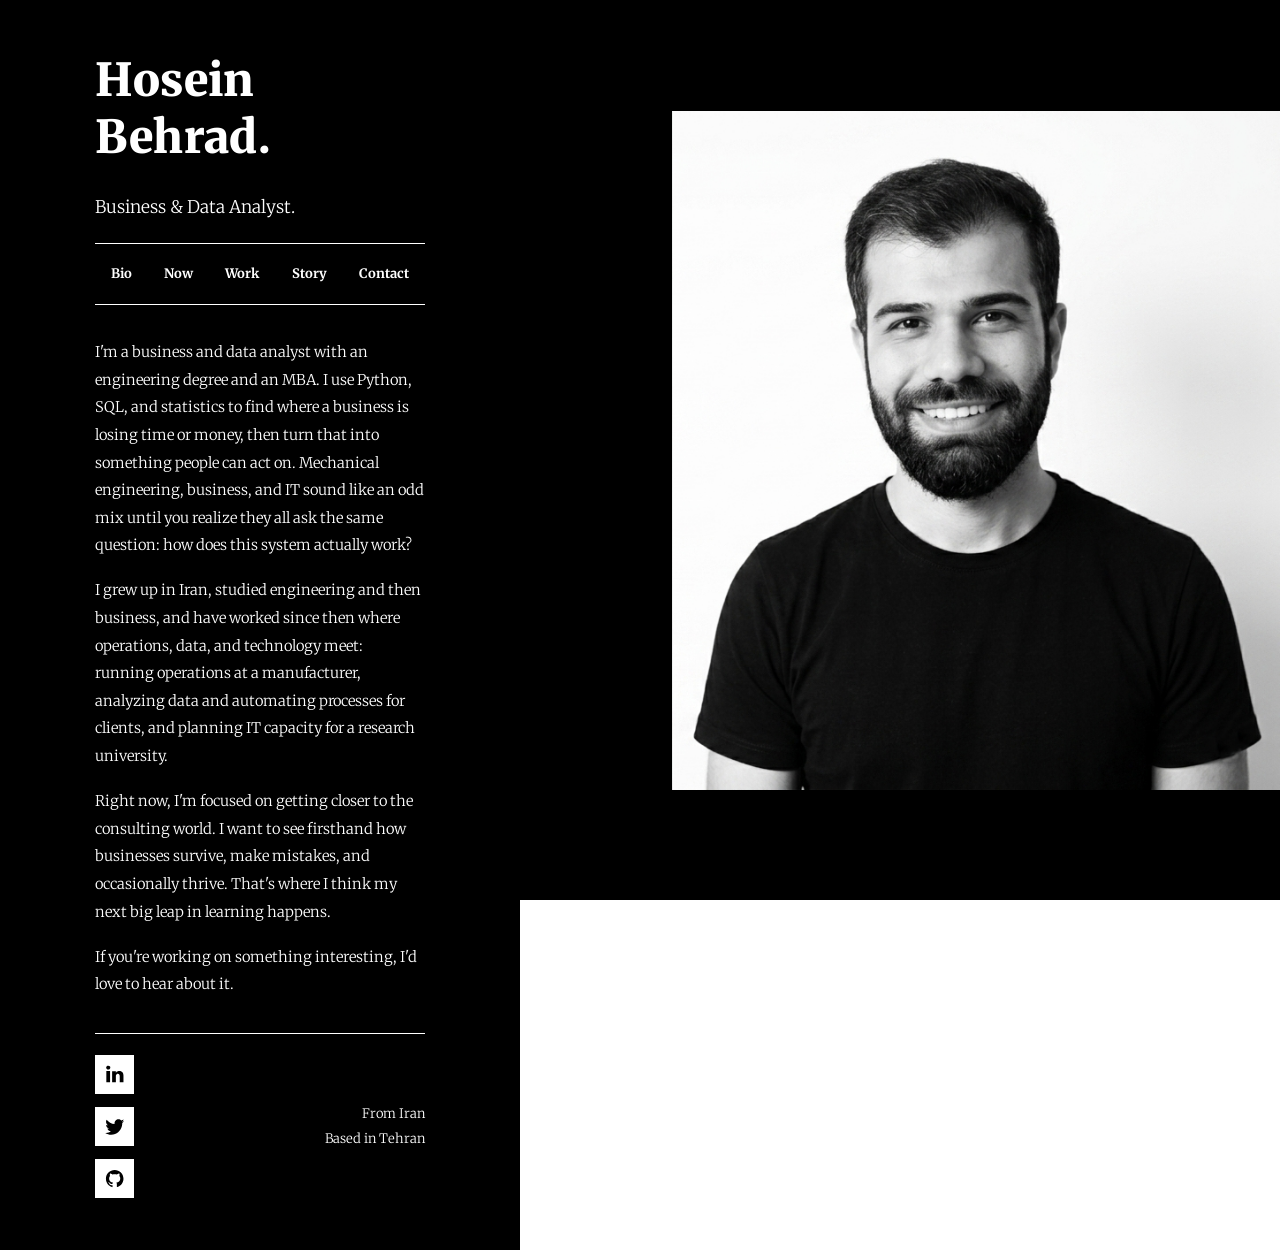
<file: prof/index.html>
<!-- This project has been obtained from denym.com. All rights belongs to denym.com, if there is any -->

<!DOCTYPE HTML>
<html lang="en">

<head>
    <title>Hosein Behrad - Business &amp; Data Analyst</title>
    <meta charset="utf-8" />
    <meta name="viewport" content="width=device-width,initial-scale=1" />
    <meta name="color-scheme" content="light only" />
    <meta name="description"
        content="Business and data analyst with an MBA from Sharif University of Technology. I use Python, SQL, and statistics to find where a business loses time or money, and turn that into decisions." />
    <meta property="og:site_name" content="Hosein Behrad - Business &amp; Data Analyst" />
    <meta property="og:title" content="Hosein Behrad - Business &amp; Data Analyst" />
    <meta property="og:type" content="website" />
    <meta property="og:description"
        content="I study systems. Whether they're machines, markets, or people." />
    <meta property="og:image" content="https://hoseinbehrad.ir/prof/assets/images/hb.png" />
    <meta property="og:image:type" content="image/png" />
    <meta property="og:image:width" content="1198" />
    <meta property="og:image:height" content="630" />
    <meta property="og:url" content="https://hoseinbehrad.ir/prof/" />
    <meta property="twitter:card" content="summary_large_image" />
    <link rel="canonical" href="https://hoseinbehrad.ir/prof/" />
    <link
        href="https://fonts.googleapis.com/css2?display=swap&family=Merriweather:ital,wght@0,300;0,400;0,700;0,900;1,300;1,400;1,700;1,900&family=JetBrains+Mono:wght@400;500"
        rel="stylesheet" type="text/css" />
    <link rel="icon" type="image/png" href="assets/images/favicon.png?v=cd44c643" />
    <link rel="apple-touch-icon" href="assets/images/apple-touch-icon.png?v=cd44c643" />
    <style>
        html,
        body,
        div,
        span,
        applet,
        object,
        iframe,
        h1,
        h2,
        h3,
        h4,
        h5,
        h6,
        p,
        blockquote,
        pre,
        a,
        abbr,
        acronym,
        address,
        big,
        cite,
        code,
        del,
        dfn,
        em,
        img,
        ins,
        kbd,
        q,
        s,
        samp,
        small,
        strike,
        strong,
        sub,
        sup,
        tt,
        var,
        b,
        u,
        i,
        center,
        dl,
        dt,
        dd,
        ol,
        ul,
        li,
        fieldset,
        form,
        label,
        legend,
        table,
        caption,
        tbody,
        tfoot,
        thead,
        tr,
        th,
        td,
        article,
        aside,
        canvas,
        details,
        embed,
        figure,
        figcaption,
        footer,
        header,
        hgroup,
        menu,
        nav,
        output,
        ruby,
        section,
        summary,
        time,
        mark,
        audio,
        video {
            margin: 0;
            padding: 0;
            border: 0;
            font-size: 100%;
            font: inherit;
            vertical-align: baseline;
        }

        article,
        aside,
        details,
        figcaption,
        figure,
        footer,
        header,
        hgroup,
        menu,
        nav,
        section {
            display: block;
        }

        body {
            line-height: 1;
        }

        ol,
        ul {
            list-style: none;
        }

        blockquote,
        q {
            quotes: none;
        }

        blockquote:before,
        blockquote:after,
        q:before,
        q:after {
            content: '';
            content: none;
        }

        table {
            border-collapse: collapse;
            border-spacing: 0;
        }

        body {
            -webkit-text-size-adjust: none
        }

        mark {
            background-color: transparent;
            color: inherit
        }

        input::-moz-focus-inner {
            border: 0;
            padding: 0
        }

        input[type="text"],
        input[type="email"],
        select,
        textarea {
            -moz-appearance: none;
            -webkit-appearance: none;
            -ms-appearance: none;
            appearance: none
        }

        *,
        *:before,
        *:after {
            box-sizing: border-box;
        }

        body {
            line-height: 1.0;
            min-height: var(--viewport-height);
            min-width: 320px;
            overflow-x: hidden;
            word-wrap: break-word;
        }

        body:before {
            content: '';
            display: block;
            background-attachment: scroll;
            height: var(--background-height);
            pointer-events: none;
            position: fixed;
            top: 0;
            right: 0;
            width: calc(100vw - 44rem);
            z-index: 0;
            background-image: url('assets/images/hb.png?v=cd44c643');
            background-repeat: no-repeat;
            background-color: #000000;
        
            /* Desktop default */
            background-size: 80%;
            background-position: right center;
        }
        
        /* Tablets and smaller */
        @media (max-width: 1024px) {
            body:before {
                background-size: cover;
                background-position: right center;
            }
        }
        
        /* Phones */
        @media (max-width: 600px) {
            body:before {
                background-size: cover;
                background-position: center top; /* tweak so the face isn't cropped */
            }


        /* Large desktop monitors */
        @media (min-width: 1600px) {
            body:before {
                background-size: 80%;
            }
        }
        
        /* Normal desktops */
        @media (max-width: 1599px) {
            body:before {
                background-size: cover;
            }
        }
        }

        :root {
            --background-height: 100vh;
            --site-language-alignment: left;
            --site-language-direction: ltr;
            --site-language-flex-alignment: flex-start;
            --site-language-indent-left: 1;
            --site-language-indent-right: 0;
            --site-language-margin-left: 0;
            --site-language-margin-right: auto;
            --viewport-height: 100vh;
        }

        html {
            font-size: 18pt;
        }

        u {
            text-decoration: underline;
        }

        strong {
            color: inherit;
            font-weight: bolder;
        }

        em {
            font-style: italic;
        }

        code {
            background-color: rgba(144, 144, 144, 0.25);
            border-radius: 0.25em;
            font-family: 'Lucida Console', 'Courier New', monospace;
            font-size: 0.9em;
            font-weight: normal;
            letter-spacing: 0;
            margin: 0 0.25em;
            padding: 0.25em 0.5em;
            text-indent: 0;
        }

        mark {
            background-color: rgba(144, 144, 144, 0.25);
        }

        spoiler-text {
            -webkit-text-stroke: 0;
            background-color: rgba(32, 32, 32, 0.75);
            text-shadow: none;
            text-stroke: 0;
            color: transparent;
            cursor: pointer;
            transition: color 0.1s ease-in-out;
        }

        spoiler-text.active {
            color: #FFFFFF;
            cursor: text;
        }

        s {
            text-decoration: line-through;
        }

        sub {
            font-size: smaller;
            vertical-align: sub;
        }

        sup {
            font-size: smaller;
            vertical-align: super;
        }

        a {
            color: inherit;
            text-decoration: underline;
            transition: color 0.25s ease;
        }

        a[onclick]:not([href]) {
            cursor: pointer;
        }

        unloaded-script {
            display: none;
        }

        #wrapper {
            -webkit-overflow-scrolling: touch;
            align-items: stretch;
            display: flex;
            flex-direction: row;
            justify-content: flex-start;
            min-height: var(--viewport-height);
            overflow: hidden;
            position: relative;
            z-index: 2;
            padding: 0 2.625rem 0 0;
        }

        #main {
            --alignment: left;
            --flex-alignment: flex-start;
            --indent-left: 1;
            --indent-right: 0;
            --margin-left: 0;
            --margin-right: auto;
            --border-radius-tl: 0;
            --border-radius-tr: 0;
            --border-radius-br: 0;
            --border-radius-bl: 0;
            align-items: center;
            display: flex;
            flex-grow: 0;
            flex-shrink: 0;
            justify-content: center;
            max-width: 100%;
            position: relative;
            text-align: var(--alignment);
            z-index: 1;
            background-color: #000000;
        }

        #main>.inner {
            --padding-horizontal: 3.5rem;
            --padding-vertical: 3rem;
            --spacing: 0.75rem;
            --width: 44rem;
            border-radius: var(--border-radius-tl) var(--border-radius-tr) var(--border-radius-br) var(--border-radius-bl);
            max-width: 100%;
            position: relative;
            width: var(--width);
            z-index: 1;
            padding: var(--padding-vertical) var(--padding-horizontal);
        }

        #main>.inner>header {
            margin-bottom: var(--spacing);
            border-top-left-radius: inherit;
            border-top-right-radius: inherit;
        }

        #main>.inner>footer {
            margin-top: var(--spacing);
            border-bottom-left-radius: inherit;
            border-bottom-right-radius: inherit;
        }

        #main>.inner>*>* {
            margin-top: var(--spacing);
            margin-bottom: var(--spacing);
        }

        #main>.inner>*> :first-child {
            margin-top: 0 !important;
        }

        #main>.inner>*> :last-child {
            margin-bottom: 0 !important;
        }

        #main>.inner>.full {
            margin-left: calc(var(--padding-horizontal) * -1);
            max-width: calc(100% + calc(var(--padding-horizontal) * 2) + 0.4725px);
            width: calc(100% + calc(var(--padding-horizontal) * 2) + 0.4725px);
        }

        #main>.inner>.full:first-child {
            border-top-left-radius: inherit;
            border-top-right-radius: inherit;
            margin-top: calc(var(--padding-vertical) * -1) !important;
        }

        #main>.inner>.full:last-child {
            border-bottom-left-radius: inherit;
            border-bottom-right-radius: inherit;
            margin-bottom: calc(var(--padding-vertical) * -1) !important;
        }

        #main>.inner>.full.screen {
            border-radius: 0 !important;
            max-width: 100vw;
            position: relative;
            width: 100vw;
            left: 0;
            margin-left: calc(var(--padding-horizontal) * -1);
            right: auto;
        }

        #main>.inner>*>.full {
            margin-left: calc(-3.5rem);
            max-width: calc(100% + 7rem + 0.4725px);
            width: calc(100% + 7rem + 0.4725px);
        }

        #main>.inner>*>.full.screen {
            border-radius: 0 !important;
            max-width: 100vw;
            position: relative;
            width: 100vw;
            left: 0;
            margin-left: calc(-3.5rem);
            right: auto;
        }

        #main>.inner>header>.full:first-child {
            border-top-left-radius: inherit;
            border-top-right-radius: inherit;
            margin-top: -3rem !important;
        }

        #main>.inner>footer>.full:last-child {
            margin-bottom: -3rem !important;
            border-bottom-left-radius: inherit;
            border-bottom-right-radius: inherit;
        }

        body.is-instant #main,
        body.is-instant #main>.inner>*,
        body.is-instant #main>.inner>section>* {
            transition: none !important;
        }

        body.is-instant:after {
            display: none !important;
            transition: none !important;
        }

        @keyframes loading-spinner {
            0% {
                transform: rotate(0deg);
            }

            100% {
                transform: rotate(360deg);
            }
        }

        .deferred:before {
            content: '';
            display: block;
            width: 4rem;
            height: 4rem;
            position: absolute;
            top: 50%;
            left: 50%;
            margin: -2rem 0 0 -2rem;
            animation: loading-spinner 1s infinite linear;
            transition: opacity 0.25s ease;
            transition-delay: 0.5s;
            opacity: 0;
            z-index: -1;
            background-image: url('[data-uri]');
            background-position: center;
            background-repeat: no-repeat;
            background-size: 3rem;
        }

        .deferred.loading:before {
            opacity: 0.35;
            z-index: 0;
        }

        .container {
            position: relative;
        }

        .container>.wrapper {
            vertical-align: top;
            position: relative;
            max-width: 100%;
            border-radius: inherit;
        }

        .container>.wrapper>.inner {
            vertical-align: top;
            position: relative;
            max-width: 100%;
            border-radius: inherit;
            text-align: var(--alignment);
        }

        #main .container.full:first-child>.wrapper {
            border-top-left-radius: inherit;
            border-top-right-radius: inherit;
        }

        #main .container.full:last-child>.wrapper {
            border-bottom-left-radius: inherit;
            border-bottom-right-radius: inherit;
        }

        #main .container.full:first-child>.wrapper>.inner {
            border-top-left-radius: inherit;
            border-top-right-radius: inherit;
        }

        #main .container.full:last-child>.wrapper>.inner {
            border-bottom-left-radius: inherit;
            border-bottom-right-radius: inherit;
        }

        .container.style1 {
            display: flex;
            width: 100%;
            align-items: flex-start;
            justify-content: center;
            background-color: transparent;
        }

        .container.style1>.wrapper>.inner {
            --gutters: 2rem;
            --padding-horizontal: 2rem;
            --padding-vertical: 0rem;
            --spacing: 0rem;
            padding: var(--padding-vertical) var(--padding-horizontal);
        }

        .container.style1>.wrapper {
            max-width: var(--width);
            width: 100%;
        }

        .container.style1.default>.wrapper>.inner>* {
            margin-bottom: var(--spacing);
            margin-top: var(--spacing);
        }

        .container.style1.default>.wrapper>.inner>*:first-child {
            margin-top: 0 !important;
        }

        .container.style1.default>.wrapper>.inner>*:last-child {
            margin-bottom: 0 !important;
        }

        .container.style1.columns>.wrapper>.inner {
            flex-wrap: wrap;
            display: flex;
            align-items: flex-start;
        }

        .container.style1.columns>.wrapper>.inner>* {
            flex-grow: 0;
            flex-shrink: 0;
            max-width: 100%;
            text-align: var(--alignment);
            padding: 0 0 0 var(--gutters);
        }

        .container.style1.columns>.wrapper>.inner>*>* {
            margin-bottom: var(--spacing);
            margin-top: var(--spacing);
        }

        .container.style1.columns>.wrapper>.inner>*>*:first-child {
            margin-top: 0 !important;
        }

        .container.style1.columns>.wrapper>.inner>*>*:last-child {
            margin-bottom: 0 !important;
        }

        .container.style1.columns>.wrapper>.inner>*:first-child {
            margin-left: calc(var(--gutters) * -1);
        }

        .container.style1.default>.wrapper>.inner>.full {
            margin-left: calc(var(--padding-horizontal) * -1);
            max-width: none !important;
            width: calc(100% + (var(--padding-horizontal) * 2) + 0.4725px);
        }

        .container.style1.default>.wrapper>.inner>.full:first-child {
            margin-top: calc(var(--padding-vertical) * -1) !important;
            border-top-left-radius: inherit;
            border-top-right-radius: inherit;
        }

        .container.style1.default>.wrapper>.inner>.full:last-child {
            margin-bottom: calc(var(--padding-vertical) * -1) !important;
            border-bottom-left-radius: inherit;
            border-bottom-right-radius: inherit;
        }

        .container.style1.columns>.wrapper>.inner>div>.full {
            margin-left: calc(var(--gutters) * -0.5);
            max-width: none !important;
            width: calc(100% + var(--gutters) + 0.4725px);
        }

        .container.style1.columns>.wrapper>.inner>div:first-child>.full {
            margin-left: calc(var(--padding-horizontal) * -1);
            width: calc(100% + var(--padding-horizontal) + calc(var(--gutters) * 0.5) + 0.4725px);
        }

        .container.style1.columns>.wrapper>.inner>div:last-child>.full {
            width: calc(100% + var(--padding-horizontal) + calc(var(--gutters) * 0.5) + 0.4725px);
        }

        .container.style1.columns>.wrapper>.inner>div>.full:first-child {
            margin-top: calc(var(--padding-vertical) * -1) !important;
        }

        .container.style1.columns>.wrapper>.inner>div>.full:last-child {
            margin-bottom: calc(var(--padding-vertical) * -1) !important;
        }

        .container.style1.columns>.wrapper>.inner>div:first-child,
        .container.style1.columns>.wrapper>.inner>div:first-child>.full:first-child {
            border-top-left-radius: inherit;
        }

        .container.style1.columns>.wrapper>.inner>div:last-child,
        .container.style1.columns>.wrapper>.inner>div:last-child>.full:first-child {
            border-top-right-radius: inherit;
        }

        .container.style1.columns>.wrapper>.inner>.full {
            align-self: stretch;
        }

        .container.style1.columns>.wrapper>.inner>.full:first-child {
            border-bottom-left-radius: inherit;
            border-top-left-radius: inherit;
        }

        .container.style1.columns>.wrapper>.inner>.full:last-child {
            border-bottom-right-radius: inherit;
            border-top-right-radius: inherit;
        }

        .container.style1.columns>.wrapper>.inner>.full>.full:first-child:last-child {
            border-radius: inherit;
            height: calc(100% + (var(--padding-vertical) * 2));
        }

        .container.style1.columns>.wrapper>.inner>.full>.full:first-child:last-child>* {
            border-radius: inherit;
            height: 100%;
            position: absolute;
            width: 100%;
        }

        #container03 {
            --alignment: center;
            --flex-alignment: center;
            --indent-left: 1;
            --indent-right: 0;
            --margin-left: 0;
            --margin-right: auto;
            display: flex;
            width: 100%;
            align-items: center;
            justify-content: center;
            gap: 2rem;
            background-color: transparent;
        }

        #container03>.wrapper>.inner {
            --gutters: 2rem;
            --padding-horizontal: 2rem;
            --padding-vertical: 0rem;
            --spacing: 0rem;
            padding: var(--padding-vertical) var(--padding-horizontal);
        }

        #container03>.wrapper {
            max-width: var(--width);
            width: 100%;
        }

        #container03.default>.wrapper>.inner>* {
            margin-bottom: var(--spacing);
            margin-top: var(--spacing);
        }

        #container03.default>.wrapper>.inner>*:first-child {
            margin-top: 0 !important;
        }

        #container03.default>.wrapper>.inner>*:last-child {
            margin-bottom: 0 !important;
        }

        #container03.columns>.wrapper>.inner {
            flex-wrap: wrap;
            display: flex;
            /* align-items: flex-start; */
            justify-content: space-evenly;
            align-items: center;
        }

        #container03.columns>.wrapper>.inner>* {
            flex-grow: 0;
            flex-shrink: 0;
            max-width: 100%;
            text-align: var(--alignment);
            padding: 0 0 0 var(--gutters);
        }

        #container03.columns>.wrapper>.inner>*>* {
            margin-bottom: var(--spacing);
            margin-top: var(--spacing);
        }

        #container03.columns>.wrapper>.inner>*>*:first-child {
            margin-top: 0 !important;
        }

        #container03.columns>.wrapper>.inner>*>*:last-child {
            margin-bottom: 0 !important;
        }

        #container03.columns>.wrapper>.inner>*:first-child {
            margin-left: calc(var(--gutters) * -1);
        }

        #container03.default>.wrapper>.inner>.full {
            margin-left: calc(var(--padding-horizontal) * -1);
            max-width: none !important;
            width: calc(100% + (var(--padding-horizontal) * 2) + 0.4725px);
        }

        #container03.default>.wrapper>.inner>.full:first-child {
            margin-top: calc(var(--padding-vertical) * -1) !important;
            border-top-left-radius: inherit;
            border-top-right-radius: inherit;
        }

        #container03.default>.wrapper>.inner>.full:last-child {
            margin-bottom: calc(var(--padding-vertical) * -1) !important;
            border-bottom-left-radius: inherit;
            border-bottom-right-radius: inherit;
        }

        #container03.columns>.wrapper>.inner>div>.full {
            margin-left: calc(var(--gutters) * -0.5);
            max-width: none !important;
            width: calc(100% + var(--gutters) + 0.4725px);
        }

        #container03.columns>.wrapper>.inner>div:first-child>.full {
            margin-left: calc(var(--padding-horizontal) * -1);
            width: calc(100% + var(--padding-horizontal) + calc(var(--gutters) * 0.5) + 0.4725px);
        }

        #container03.columns>.wrapper>.inner>div:last-child>.full {
            width: calc(100% + var(--padding-horizontal) + calc(var(--gutters) * 0.5) + 0.4725px);
        }

        #container03.columns>.wrapper>.inner>div>.full:first-child {
            margin-top: calc(var(--padding-vertical) * -1) !important;
        }

        #container03.columns>.wrapper>.inner>div>.full:last-child {
            margin-bottom: calc(var(--padding-vertical) * -1) !important;
        }

        #container03.columns>.wrapper>.inner>div:first-child,
        #container03.columns>.wrapper>.inner>div:first-child>.full:first-child {
            border-top-left-radius: inherit;
        }

        #container03.columns>.wrapper>.inner>div:last-child,
        #container03.columns>.wrapper>.inner>div:last-child>.full:first-child {
            border-top-right-radius: inherit;
        }

        #container03.columns>.wrapper>.inner>.full {
            align-self: stretch;
        }

        #container03.columns>.wrapper>.inner>.full:first-child {
            border-bottom-left-radius: inherit;
            border-top-left-radius: inherit;
        }

        #container03.columns>.wrapper>.inner>.full:last-child {
            border-bottom-right-radius: inherit;
            border-top-right-radius: inherit;
        }

        #container03.columns>.wrapper>.inner>.full>.full:first-child:last-child {
            border-radius: inherit;
            height: calc(100% + (var(--padding-vertical) * 2));
        }

        #container03.columns>.wrapper>.inner>.full>.full:first-child:last-child>* {
            border-radius: inherit;
            height: 100%;
            position: absolute;
            width: 100%;
        }

        #container08 {
            --alignment: left;
            --flex-alignment: flex-start;
            --indent-left: 1;
            --indent-right: 0;
            --margin-left: 0;
            --margin-right: auto;
            display: flex;
            width: 100%;
            align-items: center;
            justify-content: flex-start;
            background-color: transparent;
        }

        #container08>.wrapper>.inner {
            --gutters: 2rem;
            --padding-horizontal: 2rem;
            --padding-vertical: 0rem;
            --spacing: 0rem;
            padding: var(--padding-vertical) var(--padding-horizontal);
        }

        #container08>.wrapper {
            max-width: var(--width);
            width: 100%;
        }

        #container08.default>.wrapper>.inner>* {
            margin-bottom: var(--spacing);
            margin-top: var(--spacing);
        }

        #container08.default>.wrapper>.inner>*:first-child {
            margin-top: 0 !important;
        }

        #container08.default>.wrapper>.inner>*:last-child {
            margin-bottom: 0 !important;
        }

        #container08.columns>.wrapper>.inner {
            flex-wrap: wrap;
            display: flex;
            align-items: flex-start;
        }

        #container08.columns>.wrapper>.inner>* {
            flex-grow: 0;
            flex-shrink: 0;
            max-width: 100%;
            text-align: var(--alignment);
            padding: 0 0 0 var(--gutters);
        }

        #container08.columns>.wrapper>.inner>*>* {
            margin-bottom: var(--spacing);
            margin-top: var(--spacing);
        }

        #container08.columns>.wrapper>.inner>*>*:first-child {
            margin-top: 0 !important;
        }

        #container08.columns>.wrapper>.inner>*>*:last-child {
            margin-bottom: 0 !important;
        }

        #container08.columns>.wrapper>.inner>*:first-child {
            margin-left: calc(var(--gutters) * -1);
        }

        #container08.default>.wrapper>.inner>.full {
            margin-left: calc(var(--padding-horizontal) * -1);
            max-width: none !important;
            width: calc(100% + (var(--padding-horizontal) * 2) + 0.4725px);
        }

        #container08.default>.wrapper>.inner>.full:first-child {
            margin-top: calc(var(--padding-vertical) * -1) !important;
            border-top-left-radius: inherit;
            border-top-right-radius: inherit;
        }

        #container08.default>.wrapper>.inner>.full:last-child {
            margin-bottom: calc(var(--padding-vertical) * -1) !important;
            border-bottom-left-radius: inherit;
            border-bottom-right-radius: inherit;
        }

        #container08.columns>.wrapper>.inner>div>.full {
            margin-left: calc(var(--gutters) * -0.5);
            max-width: none !important;
            width: calc(100% + var(--gutters) + 0.4725px);
        }

        #container08.columns>.wrapper>.inner>div:first-child>.full {
            margin-left: calc(var(--padding-horizontal) * -1);
            width: calc(100% + var(--padding-horizontal) + calc(var(--gutters) * 0.5) + 0.4725px);
        }

        #container08.columns>.wrapper>.inner>div:last-child>.full {
            width: calc(100% + var(--padding-horizontal) + calc(var(--gutters) * 0.5) + 0.4725px);
        }

        #container08.columns>.wrapper>.inner>div>.full:first-child {
            margin-top: calc(var(--padding-vertical) * -1) !important;
        }

        #container08.columns>.wrapper>.inner>div>.full:last-child {
            margin-bottom: calc(var(--padding-vertical) * -1) !important;
        }

        #container08.columns>.wrapper>.inner>div:first-child,
        #container08.columns>.wrapper>.inner>div:first-child>.full:first-child {
            border-top-left-radius: inherit;
        }

        #container08.columns>.wrapper>.inner>div:last-child,
        #container08.columns>.wrapper>.inner>div:last-child>.full:first-child {
            border-top-right-radius: inherit;
        }

        #container08.columns>.wrapper>.inner>.full {
            align-self: stretch;
        }

        #container08.columns>.wrapper>.inner>.full:first-child {
            border-bottom-left-radius: inherit;
            border-top-left-radius: inherit;
        }

        #container08.columns>.wrapper>.inner>.full:last-child {
            border-bottom-right-radius: inherit;
            border-top-right-radius: inherit;
        }

        #container08.columns>.wrapper>.inner>.full>.full:first-child:last-child {
            border-radius: inherit;
            height: calc(100% + (var(--padding-vertical) * 2));
        }

        #container08.columns>.wrapper>.inner>.full>.full:first-child:last-child>* {
            border-radius: inherit;
            height: 100%;
            position: absolute;
            width: 100%;
        }

        #container09 {
            --alignment: left;
            --flex-alignment: flex-start;
            --indent-left: 1;
            --indent-right: 0;
            --margin-left: 0;
            --margin-right: auto;
            display: flex;
            width: 100%;
            align-items: center;
            justify-content: center;
            background-color: transparent;
        }

        #container09>.wrapper>.inner {
            --gutters: 2rem;
            --padding-horizontal: 2rem;
            --padding-vertical: 0rem;
            --spacing: 0rem;
            padding: var(--padding-vertical) var(--padding-horizontal);
        }

        #container09>.wrapper {
            max-width: var(--width);
            width: 100%;
        }

        #container09.default>.wrapper>.inner>* {
            margin-bottom: var(--spacing);
            margin-top: var(--spacing);
        }

        #container09.default>.wrapper>.inner>*:first-child {
            margin-top: 0 !important;
        }

        #container09.default>.wrapper>.inner>*:last-child {
            margin-bottom: 0 !important;
        }

        #container09.columns>.wrapper>.inner {
            flex-wrap: wrap;
            display: flex;
            align-items: center;
        }

        #container09.columns>.wrapper>.inner>* {
            flex-grow: 0;
            flex-shrink: 0;
            max-width: 100%;
            text-align: var(--alignment);
            padding: 0 0 0 var(--gutters);
        }

        #container09.columns>.wrapper>.inner>*>* {
            margin-bottom: var(--spacing);
            margin-top: var(--spacing);
        }

        #container09.columns>.wrapper>.inner>*>*:first-child {
            margin-top: 0 !important;
        }

        #container09.columns>.wrapper>.inner>*>*:last-child {
            margin-bottom: 0 !important;
        }

        #container09.columns>.wrapper>.inner>*:first-child {
            margin-left: calc(var(--gutters) * -1);
        }

        #container09.default>.wrapper>.inner>.full {
            margin-left: calc(var(--padding-horizontal) * -1);
            max-width: none !important;
            width: calc(100% + (var(--padding-horizontal) * 2) + 0.4725px);
        }

        #container09.default>.wrapper>.inner>.full:first-child {
            margin-top: calc(var(--padding-vertical) * -1) !important;
            border-top-left-radius: inherit;
            border-top-right-radius: inherit;
        }

        #container09.default>.wrapper>.inner>.full:last-child {
            margin-bottom: calc(var(--padding-vertical) * -1) !important;
            border-bottom-left-radius: inherit;
            border-bottom-right-radius: inherit;
        }

        #container09.columns>.wrapper>.inner>div>.full {
            margin-left: calc(var(--gutters) * -0.5);
            max-width: none !important;
            width: calc(100% + var(--gutters) + 0.4725px);
        }

        #container09.columns>.wrapper>.inner>div:first-child>.full {
            margin-left: calc(var(--padding-horizontal) * -1);
            width: calc(100% + var(--padding-horizontal) + calc(var(--gutters) * 0.5) + 0.4725px);
        }

        #container09.columns>.wrapper>.inner>div:last-child>.full {
            width: calc(100% + var(--padding-horizontal) + calc(var(--gutters) * 0.5) + 0.4725px);
        }

        #container09.columns>.wrapper>.inner>div>.full:first-child {
            margin-top: calc(var(--padding-vertical) * -1) !important;
        }

        #container09.columns>.wrapper>.inner>div>.full:last-child {
            margin-bottom: calc(var(--padding-vertical) * -1) !important;
        }

        #container09.columns>.wrapper>.inner>.full {
            align-self: stretch;
        }

        #container09.columns>.wrapper>.inner>.full:first-child {
            border-bottom-left-radius: inherit;
            border-top-left-radius: inherit;
        }

        #container09.columns>.wrapper>.inner>.full:last-child {
            border-bottom-right-radius: inherit;
            border-top-right-radius: inherit;
        }

        #container09.columns>.wrapper>.inner>.full>.full:first-child:last-child {
            border-radius: inherit;
            height: calc(100% + (var(--padding-vertical) * 2));
        }

        #container09.columns>.wrapper>.inner>.full>.full:first-child:last-child>* {
            border-radius: inherit;
            height: 100%;
            position: absolute;
            width: 100%;
        }

        #container07 {
            --alignment: left;
            --flex-alignment: flex-start;
            --indent-left: 1;
            --indent-right: 0;
            --margin-left: 0;
            --margin-right: auto;
            display: flex;
            width: 100%;
            align-items: center;
            justify-content: center;
            background-color: transparent;
        }

        #container07>.wrapper>.inner {
            --gutters: 2rem;
            --padding-horizontal: 2rem;
            --padding-vertical: 0rem;
            --spacing: 0rem;
            padding: var(--padding-vertical) var(--padding-horizontal);
        }

        #container07>.wrapper {
            max-width: var(--width);
            width: 100%;
        }

        #container07.default>.wrapper>.inner>* {
            margin-bottom: var(--spacing);
            margin-top: var(--spacing);
        }

        #container07.default>.wrapper>.inner>*:first-child {
            margin-top: 0 !important;
        }

        #container07.default>.wrapper>.inner>*:last-child {
            margin-bottom: 0 !important;
        }

        #container07.columns>.wrapper>.inner {
            flex-wrap: wrap;
            display: flex;
            align-items: center;
        }

        #container07.columns>.wrapper>.inner>* {
            flex-grow: 0;
            flex-shrink: 0;
            max-width: 100%;
            text-align: var(--alignment);
            padding: 0 0 0 var(--gutters);
        }

        #container07.columns>.wrapper>.inner>*>* {
            margin-bottom: var(--spacing);
            margin-top: var(--spacing);
        }

        #container07.columns>.wrapper>.inner>*>*:first-child {
            margin-top: 0 !important;
        }

        #container07.columns>.wrapper>.inner>*>*:last-child {
            margin-bottom: 0 !important;
        }

        #container07.columns>.wrapper>.inner>*:first-child {
            margin-left: calc(var(--gutters) * -1);
        }

        #container07.default>.wrapper>.inner>.full {
            margin-left: calc(var(--padding-horizontal) * -1);
            max-width: none !important;
            width: calc(100% + (var(--padding-horizontal) * 2) + 0.4725px);
        }

        #container07.default>.wrapper>.inner>.full:first-child {
            margin-top: calc(var(--padding-vertical) * -1) !important;
            border-top-left-radius: inherit;
            border-top-right-radius: inherit;
        }

        #container07.default>.wrapper>.inner>.full:last-child {
            margin-bottom: calc(var(--padding-vertical) * -1) !important;
            border-bottom-left-radius: inherit;
            border-bottom-right-radius: inherit;
        }

        #container07.columns>.wrapper>.inner>div>.full {
            margin-left: calc(var(--gutters) * -0.5);
            max-width: none !important;
            width: calc(100% + var(--gutters) + 0.4725px);
        }

        #container07.columns>.wrapper>.inner>div:first-child>.full {
            margin-left: calc(var(--padding-horizontal) * -1);
            width: calc(100% + var(--padding-horizontal) + calc(var(--gutters) * 0.5) + 0.4725px);
        }

        #container07.columns>.wrapper>.inner>div:last-child>.full {
            width: calc(100% + var(--padding-horizontal) + calc(var(--gutters) * 0.5) + 0.4725px);
        }

        #container07.columns>.wrapper>.inner>div>.full:first-child {
            margin-top: calc(var(--padding-vertical) * -1) !important;
        }

        #container07.columns>.wrapper>.inner>div>.full:last-child {
            margin-bottom: calc(var(--padding-vertical) * -1) !important;
        }

        #container07.columns>.wrapper>.inner>.full {
            align-self: stretch;
        }

        #container07.columns>.wrapper>.inner>.full:first-child {
            border-bottom-left-radius: inherit;
            border-top-left-radius: inherit;
        }

        #container07.columns>.wrapper>.inner>.full:last-child {
            border-bottom-right-radius: inherit;
            border-top-right-radius: inherit;
        }

        #container07.columns>.wrapper>.inner>.full>.full:first-child:last-child {
            border-radius: inherit;
            height: calc(100% + (var(--padding-vertical) * 2));
        }

        #container07.columns>.wrapper>.inner>.full>.full:first-child:last-child>* {
            border-radius: inherit;
            height: 100%;
            position: absolute;
            width: 100%;
        }

        #container07>.wrapper>.inner> :nth-child(1) {
            width: calc(25% + (var(--gutters) / 2));
            --alignment: left;
            --flex-alignment: flex-start;
            --indent-left: 1;
            --indent-right: 0;
            --margin-left: 0;
            --margin-right: auto;
        }

        #container07>.wrapper>.inner> :nth-child(2) {
            width: calc(75% + (var(--gutters) / 2));
            --alignment: right;
            --flex-alignment: flex-end;
            --indent-left: 0;
            --indent-right: 1;
            --margin-left: auto;
            --margin-right: 0;
        }

        #header {
            margin-bottom: 1.5rem !important;
        }

        #footer {
            margin-top: 1.5rem !important;
        }

        h1,
        h2,
        h3,
        p {
            direction: var(--site-language-direction);
            position: relative;
        }

        h1 span.p,
        h2 span.p,
        h3 span.p,
        p span.p {
            display: block;
            position: relative;
        }

        h1 span[style],
        h2 span[style],
        h3 span[style],
        p span[style],
        h1 strong,
        h2 strong,
        h3 strong,
        p strong,
        h1 a,
        h2 a,
        h3 a,
        p a,
        h1 code,
        h2 code,
        h3 code,
        p code,
        h1 mark,
        h2 mark,
        h3 mark,
        p mark,
        h1 spoiler-text,
        h2 spoiler-text,
        h3 spoiler-text,
        p spoiler-text {
            -webkit-text-fill-color: currentcolor;
        }

        h1.style3:not(:first-child),
        h2.style3:not(:first-child),
        h3.style3:not(:first-child),
        p.style3:not(:first-child) {
            margin-top: 1rem !important;
        }

        h1.style3:not(:last-child),
        h2.style3:not(:last-child),
        h3.style3:not(:last-child),
        p.style3:not(:last-child) {
            margin-bottom: 1rem !important;
        }


        #text34,
        #text51,
        #text49{
            margin-top: 0.25rem !important;
        }

        h1.style3,
        h2.style3,
        h3.style3,
        p.style3 {
            color: #FFFFFF;
            font-family: 'Merriweather', serif;
            font-size: 0.85em;
            line-height: 1.875;
            font-weight: 300;
        }

        h1.style3 a:hover,
        h2.style3 a:hover,
        h3.style3 a:hover,
        p.style3 a:hover {
            color: #BDBDBD;
        }

        h1.style3 a,
        h2.style3 a,
        h3.style3 a,
        p.style3 a {
            text-decoration: none;
        }

        h1.style3 span.p:nth-child(n + 2),
        h2.style3 span.p:nth-child(n + 2),
        h3.style3 span.p:nth-child(n + 2),
        p.style3 span.p:nth-child(n + 2) {
            margin-top: 1rem;
        }

        h1.style1:not(:first-child),
        h2.style1:not(:first-child),
        h3.style1:not(:first-child),
        p.style1:not(:first-child) {
            margin-top: 1.5rem !important;
        }

        h1.style1:not(:last-child),
        h2.style1:not(:last-child),
        h3.style1:not(:last-child),
        p.style1:not(:last-child) {
            margin-bottom: 1.5rem !important;
        }

        h1.style1,
        h2.style1,
        h3.style1,
        p.style1 {
            color: #FFFFFF;
            font-family: 'Merriweather', serif;
            letter-spacing: 0.025rem;
            width: calc(100% + 0.025rem);
            font-size: 2.625em;
            line-height: 1.25;
            font-weight: 900;
        }

        h1.style1 a,
        h2.style1 a,
        h3.style1 a,
        p.style1 a {
            text-decoration: underline;
        }

        h1.style1 a:hover,
        h2.style1 a:hover,
        h3.style1 a:hover,
        p.style1 a:hover {
            text-decoration: none;
        }

        h1.style1 span.p:nth-child(n + 2),
        h2.style1 span.p:nth-child(n + 2),
        h3.style1 span.p:nth-child(n + 2),
        p.style1 span.p:nth-child(n + 2) {
            margin-top: 1rem;
        }

        h1.style2:not(:first-child),
        h2.style2:not(:first-child),
        h3.style2:not(:first-child),
        p.style2:not(:first-child) {
            margin-top: 1rem !important;
        }

        h1.style2:not(:last-child),
        h2.style2:not(:last-child),
        h3.style2:not(:last-child),
        p.style2:not(:last-child) {
            margin-bottom: 1rem !important;
        }

        h1.style2,
        h2.style2,
        h3.style2,
        p.style2 {
            color: #FFFFFF;
            font-family: 'Merriweather', serif;
            font-size: 1em;
            line-height: 1.75;
            font-weight: 300;
        }

        h1.style2 a:hover,
        h2.style2 a:hover,
        h3.style2 a:hover,
        p.style2 a:hover {
            color: #FFABB5;
        }

        h1.style2 a,
        h2.style2 a,
        h3.style2 a,
        p.style2 a {
            text-decoration: underline;
        }

        h1.style2 span.p:nth-child(n + 2),
        h2.style2 span.p:nth-child(n + 2),
        h3.style2 span.p:nth-child(n + 2),
        p.style2 span.p:nth-child(n + 2) {
            margin-top: 1rem;
        }

        h1.style4,
        div.style4,
        h2.style4,
        h3.style4,
        p.style4 {
            color: #FFFFFF;
            font-family: 'Merriweather', serif;
            font-size: 0.95em;
            line-height: 1.875;
            font-weight: 300;
        }

        h1.style4 a:hover,
        h2.style4 a:hover,
        div.style4,
        h3.style4 a:hover,
        p.style4 a:hover {
            color: #BDBDBD;
        }

        h1.style4 a,
        h2.style4 a,
        h3.style4 a,
        div.style4,
        p.style4 a {
            text-decoration: none;
        }

        h1.style4 span.p:nth-child(n + 2),
        h2.style4 span.p:nth-child(n + 2),
        h3.style4 span.p:nth-child(n + 2),
        div.style4 span.p:nth-child(n + 2),
        p.style4 span.p:nth-child(n + 2) {
            margin-top: 1rem;
        }

        
        #text29 {
            color: #FFFFFF;
            font-family: 'Merriweather', serif;
            font-size: 0.75em;
            line-height: 1.875;
            font-weight: 300;
        }

        #text29 a:hover {
            color: #BDBDBD;
        }

        #text29 a {
            text-decoration: none;
        }

        #text29 span.p:nth-child(n + 2) {
            margin-top: 1rem;
        }

        #text31:not(:first-child) {
            margin-top: 1rem !important;
        }

        #text31:not(:last-child) {
            margin-bottom: 1rem !important;
        }

        #text31 {
            color: #FFFFFF;
            font-family: 'Merriweather', serif;
            font-size: 0.75em;
            line-height: 1.875;
            font-weight: 300;
        }

        #text31 a:hover {
            color: #BDBDBD;
        }

        #text31 a {
            text-decoration: none;
        }

        #text31 span.p:nth-child(n + 2) {
            margin-top: 1rem;
        }

        .buttons {
            cursor: default;
            display: flex;
            justify-content: var(--flex-alignment);
            letter-spacing: 0;
            padding: 0;
        }

        .buttons li {
            max-width: 100%;
            text-align: var(--alignment);
        }

        .buttons li a {
            align-items: center;
            justify-content: center;
            max-width: 100%;
            text-align: center;
            text-decoration: none;
            vertical-align: middle;
            white-space: nowrap;
        }

        /* #buttons01 {
            gap: 0rem;
            flex-direction: row;
            flex-wrap: wrap;
        } */

        #buttons01 {
            width: 500px;
            display: flex;
            justify-content: space-between;
            align-items: center;
            padding: 0 25px;
            margin: 0 auto;
            border-top: 1px solid rgba(255,255,255,0.15);
            border-bottom: 1px solid rgba(255,255,255,0.15);
            padding-top: 10px;
            padding-bottom: 10px;

        }

        #buttons01:not(:first-child) {
            margin-top: 0rem !important;
        }

        #buttons01:not(:last-child) {
            margin-bottom: 0rem !important;
        }

        #buttons01 li a {
            display: inline-block;
            width: auto;
            height: 2rem;
            line-height: 2rem;
            padding: 0;
            vertical-align: middle;
            font-family: 'Merriweather', serif;
            font-size: 0.75em;
            font-weight: 700;
            border-radius: 0rem;
            direction: var(--site-language-direction);
            overflow: hidden;
            text-overflow: ellipsis;
            transition: color 0.25s ease, background-color 0.25s ease, border-color 0.25s ease;
        }

        #buttons01 .button {
            background-color: #FFFFFF;
            color: #000000;
        }

        .buttons.style2 {
            gap: 0rem;
            flex-direction: row;
            flex-wrap: wrap;
            display: flex;
            width: 100%;
            justify-content: space-around;
        }

        .buttons.style2 li a {
            display: inline-block;
            width: auto;
            height: 2rem;
            line-height: 2rem;
            padding: 0 1rem;
            vertical-align: middle;
            font-family: 'Merriweather', serif;
            font-size: 0.75em;
            font-weight: 700;
            border-radius: 0rem;
            direction: var(--site-language-direction);
            overflow: hidden;
            text-overflow: ellipsis;
            transition: color 0.25s ease, background-color 0.25s ease, border-color 0.25s ease;
        }

        .buttons.style2 .button {
            background-color: transparent;
            color: #FFFFFF;
        }

        hr {
            align-items: center;
            border: 0;
            display: flex;
            justify-content: var(--flex-alignment);
            min-height: 1rem;
            padding: 0;
            position: relative;
            width: 100%;
        }

        hr:before {
            content: '';
        }

        #divider07:not(:first-child) {
            margin-top: 0.25rem !important;
        }

        #divider07:not(:last-child) {
            margin-bottom: 0.25rem !important;
        }

        #divider07:before {
            width: 37rem;
            background-color: #FFFFFF;
            height: 1px;
            border-radius: 0px;
        }

        #divider02:not(:first-child) {
            margin-top: 0.25rem !important;
        }

        #divider02:not(:last-child) {
            margin-bottom: 0.25rem !important;
        }

        #divider02:before {
            width: 37rem;
            background-color: #FFFFFF;
            height: 1px;
            border-radius: 0px;
        }

        #divider04:not(:first-child) {
            margin-top: 0.25rem !important;
        }

        #divider04:not(:last-child) {
            margin-bottom: 0.25rem !important;
        }

        #divider04:before {
            width: 37rem;
            background-color: transparent;
            height: 1px;
            border-radius: 0px;
        }

        #divider01:not(:first-child) {
            margin-top: 0.25rem !important;
        }

        #divider01:not(:last-child) {
            margin-bottom: 0.25rem !important;
        }

        #divider01:before {
            width: 37rem;
            background-color: transparent;
            height: 1px;
            border-radius: 0px;
        }

        #divider08:not(:first-child) {
            margin-top: 0.25rem !important;
        }

        #divider08:not(:last-child) {
            margin-bottom: 0.25rem !important;
        }

        #divider08:before {
            width: 37rem;
            background-color: transparent;
            height: 1px;
            border-radius: 0px;
        }

        #divider05:not(:first-child) {
            margin-top: 0.25rem !important;
        }

        #divider05:not(:last-child) {
            margin-bottom: 0.25rem !important;
        }

        #divider05:before {
            width: 37rem;
            background-color: transparent;
            height: 1px;
            border-radius: 0px;
        }

        #divider10:not(:first-child) {
            margin-top: 0.25rem !important;
        }

        #divider10:not(:last-child) {
            margin-bottom: 0.25rem !important;
        }

        #divider10:before {
            width: 37rem;
            background-color: transparent;
            height: 1px;
            border-radius: 0px;
        }

        #divider03:not(:first-child) {
            margin-top: 0.25rem !important;
        }

        #divider03:not(:last-child) {
            margin-bottom: 0.25rem !important;
        }

        #divider03:before {
            width: 37rem;
            background-color: transparent;
            height: 1px;
            border-radius: 0px;
        }

        #divider06:not(:first-child) {
            margin-top: 0.25rem !important;
        }

        #divider06:not(:last-child) {
            margin-bottom: 0.25rem !important;
        }

        #divider06:before {
            width: 37rem;
            background-color: transparent;
            height: 1px;
            border-radius: 0px;
        }

        #divider13:not(:first-child) {
            margin-top: 0.25rem !important;
        }

        #divider13:not(:last-child) {
            margin-bottom: 0.25rem !important;
        }

        #divider13:before {
            width: 37rem;
            background-color: transparent;
            height: 1px;
            border-radius: 0px;
        }

        #divider14:not(:first-child) {
            margin-top: 0.25rem !important;
        }

        #divider14:not(:last-child) {
            margin-bottom: 0.25rem !important;
        }

        #divider14:before {
            width: 37rem;
            background-color: transparent;
            height: 1px;
            border-radius: 0px;
        }

        #divider15:not(:first-child) {
            margin-top: 0.25rem !important;
        }

        #divider15:not(:last-child) {
            margin-bottom: 0.25rem !important;
        }

        #divider15:before {
            width: 37rem;
            background-color: transparent;
            height: 1px;
            border-radius: 0px;
        }

        #divider16:not(:first-child) {
            margin-top: 0.25rem !important;
        }

        #divider16:not(:last-child) {
            margin-bottom: 0.25rem !important;
        }

        #divider16:before {
            width: 37rem;
            background-color: transparent;
            height: 1px;
            border-radius: 0px;
        }

        #divider17:not(:first-child) {
            margin-top: 0.25rem !important;
        }

        #divider17:not(:last-child) {
            margin-bottom: 0.25rem !important;
        }

        #divider17:before {
            width: 37rem;
            background-color: transparent;
            height: 1px;
            border-radius: 0px;
        }

        #divider18:not(:first-child) {
            margin-top: 0.25rem !important;
        }

        #divider18:not(:last-child) {
            margin-bottom: 0.25rem !important;
        }

        #divider18:before {
            width: 37rem;
            background-color: transparent;
            height: 1px;
            border-radius: 0px;
        }

        #divider19:not(:first-child) {
            margin-top: 0.25rem !important;
        }

        #divider19:not(:last-child) {
            margin-bottom: 0.25rem !important;
        }

        #divider19:before {
            width: 37rem;
            background-color: transparent;
            height: 1px;
            border-radius: 0px;
        }

        #divider20:not(:first-child) {
            margin-top: 0.25rem !important;
        }

        #divider20:not(:last-child) {
            margin-bottom: 0.25rem !important;
        }

        #divider20:before {
            width: 37rem;
            background-color: transparent;
            height: 1px;
            border-radius: 0px;
        }

        #divider12:not(:first-child) {
            margin-top: 0.25rem !important;
        }

        #divider12:not(:last-child) {
            margin-bottom: 0.25rem !important;
        }

        #divider12:before {
            width: 37rem;
            background-color: transparent;
            height: 1px;
            border-radius: 0px;
        }

        #divider09:not(:first-child) {
            margin-top: 0.25rem !important;
        }

        #divider09:not(:last-child) {
            margin-bottom: 0.25rem !important;
        }

        #divider09:before {
            width: 37rem;
            background-color: #FFFFFF;
            height: 1px;
            border-radius: 0px;
        }

        .image {
            display: block;
            line-height: 0;
            max-width: 100%;
            position: relative;
        }

        .image .frame {
            -webkit-backface-visibility: hidden;
            -webkit-transform: translate3d(0, 0, 0);
            display: inline-block;
            max-width: 100%;
            overflow: hidden;
            vertical-align: top;
            width: 100%;
        }

        .image .frame img {
            border-radius: 0 !important;
            max-width: 100%;
            vertical-align: top;
            width: inherit;
        }

        .image.full .frame {
            display: block;
        }

        .image.full:first-child .frame {
            border-top-left-radius: inherit;
            border-top-right-radius: inherit;
        }

        .image.full:last-child .frame {
            border-bottom-left-radius: inherit;
            border-bottom-right-radius: inherit;
        }

        #image01:not(:first-child) {
            margin-top: 0.5rem !important;
        }

        #image01:not(:last-child) {
            margin-bottom: 0.5rem !important;
        }

        #image01 .frame {
            width: 9.5rem;
            transition: none;
        }

        #image01 .frame img {
            transition: none;
        }

        #image02:not(:first-child) {
            margin-top: 0.5rem !important;
        }

        #image02:not(:last-child) {
            margin-bottom: 0.5rem !important;
        }

        #image02 .frame {
            width: 17.5rem;
            transition: none;
        }

        #image02 .frame img {
            transition: none;
        }

        form {
            display: flex;
            justify-content: var(--flex-alignment);
        }

        form .inner {
            display: flex;
            flex-direction: column;
            flex-wrap: wrap;
            max-width: 100%;
        }

        form label {
            direction: var(--site-language-direction);
            display: block;
        }

        form .field[data-type="label"]+div {
            margin-top: 0 !important;
        }

        form .field button {
            align-items: center;
            background-color: transparent;
            border: 0;
            cursor: pointer;
            display: flex;
            justify-content: center;
            position: absolute;
        }

        form .field button>svg {
            height: 50%;
            min-width: 100%;
        }

        form input[type="text"],
        form input[type="email"],
        form input[type="tel"],
        form input[type="number"],
        form textarea,
        form select,
        form .file,
        form .date {
            background-color: transparent;
            border: 0;
            direction: var(--site-language-direction);
            display: block;
            outline: 0;
            text-align: var(--site-language-alignment);
            width: 100%;
        }

        form input[type="tel"] {
            -webkit-appearance: none;
        }

        form textarea {
            height: 10rem;
            line-height: normal;
        }

        form select {
            background-repeat: no-repeat;
            background-size: 1rem;
            text-overflow: ellipsis;
            -webkit-appearance: none;
        }

        form select option {
            background-color: white;
            color: black;
        }

        form select::-ms-expand {
            display: none;
        }

        form p {
            display: block;
        }

        form input[type="checkbox"] {
            -webkit-appearance: none;
            display: block;
            float: left;
            margin-right: -2rem;
            opacity: 0;
            width: 1rem;
            z-index: -1;
        }

        form input[type="checkbox"]+label {
            align-items: center;
            display: inline-flex;
            line-height: 1.6;
            text-align: var(--site-language-alignment);
        }

        form input[type="checkbox"]+label:before {
            background-position: center;
            background-repeat: no-repeat;
            content: '';
            cursor: pointer;
            display: inline-block;
            flex-grow: 0;
            flex-shrink: 0;
            vertical-align: middle;
        }

        form input[type="number"] {
            -webkit-appearance: none;
            -moz-appearance: textfield;
        }

        form input[type="number"]::-webkit-inner-spin-button,
        form input[type="number"]::-webkit-outer-spin-button {
            -webkit-appearance: none;
        }

        form .number {
            position: relative;
        }

        form .number>input[type="number"] {
            text-align: center;
        }

        form .field .number>button>svg {
            height: 40%;
        }

        form .file {
            position: relative;
        }

        form .file>input[type="file"] {
            cursor: pointer;
            height: 100%;
            left: 0;
            opacity: 0;
            position: absolute;
            top: 0;
            width: 100%;
        }

        form .file[data-filename]:before {
            background-repeat: no-repeat;
            content: attr(data-filename);
            display: block;
            height: 100%;
            overflow: hidden;
            position: absolute;
            text-overflow: ellipsis;
            top: 0;
            white-space: nowrap;
        }

        form .file[data-filename=""]:before {
            background-image: none !important;
            content: attr(data-placeholder);
            padding-left: 0 !important;
        }

        form .field .file>button>svg {
            height: 53%;
        }

        form .date {
            overflow: hidden;
            position: relative;
        }

        form .date input[type="date"] {
            cursor: pointer;
            display: block;
            height: 100%;
            left: 0;
            opacity: 0;
            position: absolute;
            top: 0;
            width: 100vw;
        }

        form .date[data-value]:before {
            background-repeat: no-repeat;
            display: block;
            height: 100%;
            overflow: hidden;
            position: absolute;
            text-overflow: ellipsis;
            top: 0;
            white-space: nowrap;
        }

        form .date:not([data-value=""]):before {
            content: attr(data-value);
        }

        form .date[data-value=""]:before {
            content: attr(data-placeholder);
        }

        form .field .date>button>svg {
            height: 60%;
        }

        form .actions {
            max-width: 100%;
        }

        form .actions button {
            align-items: center;
            background-color: transparent;
            border: 0;
            cursor: pointer;
            display: inline-flex;
            justify-content: center;
            max-width: 100%;
            text-align: center;
            vertical-align: middle;
            white-space: nowrap;
        }

        form .actions button:disabled {
            cursor: default;
            opacity: 0.35;
            pointer-events: none;
        }

        @keyframes button-spinner {
            0% {
                transform: rotate(0deg);
            }

            100% {
                transform: rotate(360deg);
            }
        }

        .icons {
            display: flex;
            flex-wrap: wrap;
            justify-content: var(--flex-alignment);
            letter-spacing: 0;
            padding: 0;
        }

        .icons li {
            position: relative;
            z-index: 1;
        }

        .icons li a {
            align-items: center;
            display: flex;
            justify-content: center;
        }

        .icons li a svg {
            display: block;
            pointer-events: none;
            position: relative;
        }

        .icons li a+svg {
            display: block;
            height: 100%;
            left: 0;
            pointer-events: none;
            position: absolute;
            top: 0;
            width: 100%;
            z-index: -1;
        }

        .icons li a .label {
            display: none;
        }

        #icons02 {
            font-size: 1.125em;
            gap: 0.75rem;
        }

        #icons02:not(:first-child) {
            margin-top: 0.375rem !important;
        }

        #icons02:not(:last-child) {
            margin-bottom: 0.375rem !important;
        }

        #icons02 li a {
            height: 2em;
            width: 2em;
            transition: color 0.25s ease, background-color 0.25s ease, border-color 0.25s ease;
        }

        #icons02 li a svg {
            height: 60%;
            width: 60%;
            transition: fill 0.25s ease;
        }

        #icons02 a {
            background-color: #FFFFFF;
        }

        #icons02 a svg {
            fill: #000000;
        }

        #icons02 a:hover {
            background-color: #BDBDBD !important;
        }

        #icons02 li a+svg {
            transition: fill 0.25s ease, stroke 0.25s ease;
        }

        @media (max-width: 1920px) {
            body:before {
                width: calc(100vw - 40rem);
            }

            #main>.inner {
                --width: 40rem;
            }
        }

        @media (max-width: 1680px) {
            html {
                font-size: 13pt;
            }
        }

        @media (max-width: 1280px) {
            body:before {
                width: calc(100vw - 30rem);
            }

            html {
                font-size: 13pt;
            }

            #main>.inner {
                --width: 30rem;
            }
        }

        @media (max-width: 1024px) {
            body:before {
                width: calc(100vw - 25rem);
            }

            #main>.inner {
                --width: 25rem;
            }
        }

        @media (max-width: 980px) {
            html {
                font-size: 11pt;
            }

            body {
                display: flex;
                flex-direction: column;
                background-color: #000000;
            }

            body:before {
                flex-grow: 1;
                flex-shrink: 0;
                max-height: 45vh;
                overflow: hidden;
                position: relative;
                width: 100%;
                background-position: 75% center;
            }

            #main {
                border-bottom: none;
                border-left: none;
                border-radius: 0;
                border-right: none;
                box-shadow: none;
                width: 100%;
                --alignment: center;
                --flex-alignment: center;
                --indent-left: 1;
                --indent-right: 1;
                --margin-left: auto;
                --margin-right: auto;
                background-color: #000000;
            }

            #main>.inner {
                background: none;
                max-width: 75%;
                width: auto;
            }

            #wrapper {
                height: auto !important;
                min-height: 0;
                padding: 0;
            }
        }

        @media (max-width: 736px) {
            html {
                font-size: 11pt;
            }

            #main {
                --alignment: center;
                --flex-alignment: center;
                --indent-left: 1;
                --indent-right: 1;
                --margin-left: auto;
                --margin-right: auto;
            }

            #main>.inner {
                --padding-horizontal: 2rem;
                --padding-vertical: 3rem;
                --spacing: 0.75rem;
                max-width: 100%;
            }

            #wrapper {
                padding: 0;
            }

            #main>.inner>*>.full {
                margin-left: calc(-2rem);
                max-width: calc(100% + 4rem + 0.4725px);
                width: calc(100% + 4rem + 0.4725px);
            }

            #main>.inner>*>.full.screen {
                margin-left: calc(-2rem);
            }

            #main>.inner>header>.full:first-child {
                margin-top: -3rem !important;
            }

            #main>.inner>footer>.full:last-child {
                margin-bottom: -3rem !important;
            }

            .container.style1 {
                --alignment: left;
                --flex-alignment: flex-start;
                --indent-left: 1;
                --indent-right: 0;
                --margin-left: 0;
                --margin-right: auto;
            }

            .container.style1>.wrapper>.inner {
                --gutters: 2rem;
                --padding-horizontal: 2rem;
                --padding-vertical: 0rem;
                --spacing: 0rem;
            }

            .container.style1.columns>.wrapper>.inner {
                flex-direction: column !important;
                flex-wrap: nowrap !important;
            }

            .container.style1.columns>.wrapper>.inner>span {
                height: 0;
                margin-top: calc(var(--gutters) * -1);
                pointer-events: none;
                visibility: hidden;
            }

            .container.style1.columns>.wrapper>.inner>*:first-child {
                margin-left: 0 !important;
                padding-top: 0 !important;
            }

            .container.style1.columns>.wrapper>.inner>* {
                padding: calc(var(--gutters) * 0.5) 0 !important;
            }

            .container.style1.columns>.wrapper>.inner>*:last-child {
                padding-bottom: 0 !important;
            }

            .container.style1.columns>.wrapper>.inner>div>.full {
                margin-left: calc(var(--padding-horizontal) * -1);
                width: calc(100% + (var(--padding-horizontal) * 2) + 0.4725px);
            }

            .container.style1.columns>.wrapper>.inner>div:first-of-type>.full {
                margin-left: calc(var(--padding-horizontal) * -1);
                width: calc(100% + (var(--padding-horizontal) * 2) + 0.4725px);
            }

            .container.style1.columns>.wrapper>.inner>div:last-of-type>.full {
                margin-left: calc(var(--padding-horizontal) * -1);
                width: calc(100% + (var(--padding-horizontal) * 2) + 0.4725px);
            }

            .container.style1.columns>.wrapper>.inner>div>.full:first-child {
                margin-top: calc(var(--gutters) * -0.5) !important;
            }

            .container.style1.columns>.wrapper>.inner>div>.full:last-child {
                margin-bottom: calc(var(--gutters) * -0.5) !important;
            }

            .container.style1.columns>.wrapper>.inner>div:first-of-type>.full:first-child {
                margin-top: calc(var(--padding-vertical) * -1) !important;
            }

            .container.style1.columns>.wrapper>.inner>div:last-of-type>.full:last-child {
                margin-bottom: calc(var(--padding-vertical) * -1) !important;
            }

            .container.style1.columns>.wrapper>.inner>div:first-of-type,
            .container.style1.columns>.wrapper>.inner>div:first-of-type>.full:first-child {
                border-top-left-radius: inherit;
                border-top-right-radius: inherit;
            }

            .container.style1.columns>.wrapper>.inner>div:last-of-type,
            .container.style1.columns>.wrapper>.inner>div:last-of-type>.full:last-child {
                border-bottom-left-radius: inherit;
                border-bottom-right-radius: inherit;
            }

            .container.style1.columns>.wrapper>.inner>div:first-of-type,
            .container.style1.columns>.wrapper>.inner>div:first-of-type>.full:last-child {
                border-bottom-left-radius: 0 !important;
            }

            .container.style1.columns>.wrapper>.inner>div:last-of-type,
            .container.style1.columns>.wrapper>.inner>div:last-of-type>.full:first-child {
                border-top-right-radius: 0 !important;
            }

            .container.style1.columns>.wrapper>.inner>.full>.full:first-child:last-child {
                height: auto;
            }

            .container.style1.columns>.wrapper>.inner>.full>.full:first-child:last-child>* {
                height: auto;
                position: relative;
                width: auto;
            }

            #container03 {
                --alignment: center;
                --flex-alignment: center;
                --indent-left: 1;
                --indent-right: 1;
                --margin-left: auto;
                --margin-right: auto;
            }

            #container03>.wrapper>.inner {
                --gutters: 2rem;
                --padding-horizontal: 2rem;
                --padding-vertical: 0rem;
                --spacing: 0rem;
            }

            #container03.columns>.wrapper>.inner {
                flex-direction: column !important;
                flex-wrap: nowrap !important;
            }

            #container03.columns>.wrapper>.inner>span {
                height: 0;
                margin-top: calc(var(--gutters) * -1);
                pointer-events: none;
                visibility: hidden;
            }

            #container03.columns>.wrapper>.inner>*:first-child {
                margin-left: 0 !important;
                padding-top: 0 !important;
            }

            #container03.columns>.wrapper>.inner>* {
                padding: calc(var(--gutters) * 0.5) 0 !important;
            }

            #container03.columns>.wrapper>.inner>*:last-child {
                padding-bottom: 0 !important;
            }

            #container03.columns>.wrapper>.inner>div>.full {
                margin-left: calc(var(--padding-horizontal) * -1);
                width: calc(100% + (var(--padding-horizontal) * 2) + 0.4725px);
            }

            #container03.columns>.wrapper>.inner>div:first-of-type>.full {
                margin-left: calc(var(--padding-horizontal) * -1);
                width: calc(100% + (var(--padding-horizontal) * 2) + 0.4725px);
            }

            #container03.columns>.wrapper>.inner>div:last-of-type>.full {
                margin-left: calc(var(--padding-horizontal) * -1);
                width: calc(100% + (var(--padding-horizontal) * 2) + 0.4725px);
            }

            #container03.columns>.wrapper>.inner>div>.full:first-child {
                margin-top: calc(var(--gutters) * -0.5) !important;
            }

            #container03.columns>.wrapper>.inner>div>.full:last-child {
                margin-bottom: calc(var(--gutters) * -0.5) !important;
            }

            #container03.columns>.wrapper>.inner>div:first-of-type>.full:first-child {
                margin-top: calc(var(--padding-vertical) * -1) !important;
            }

            #container03.columns>.wrapper>.inner>div:last-of-type>.full:last-child {
                margin-bottom: calc(var(--padding-vertical) * -1) !important;
            }

            #container03.columns>.wrapper>.inner>div:first-of-type,
            #container03.columns>.wrapper>.inner>div:first-of-type>.full:first-child {
                border-top-left-radius: inherit;
                border-top-right-radius: inherit;
            }

            #container03.columns>.wrapper>.inner>div:last-of-type,
            #container03.columns>.wrapper>.inner>div:last-of-type>.full:last-child {
                border-bottom-left-radius: inherit;
                border-bottom-right-radius: inherit;
            }

            #container03.columns>.wrapper>.inner>div:first-of-type,
            #container03.columns>.wrapper>.inner>div:first-of-type>.full:last-child {
                border-bottom-left-radius: 0 !important;
            }

            #container03.columns>.wrapper>.inner>div:last-of-type,
            #container03.columns>.wrapper>.inner>div:last-of-type>.full:first-child {
                border-top-right-radius: 0 !important;
            }

            #container03.columns>.wrapper>.inner>.full>.full:first-child:last-child {
                height: auto;
            }

            #container03.columns>.wrapper>.inner>.full>.full:first-child:last-child>* {
                height: auto;
                position: relative;
                width: auto;
            }

            #container08 {
                --alignment: left;
                --flex-alignment: flex-start;
                --indent-left: 1;
                --indent-right: 0;
                --margin-left: 0;
                --margin-right: auto;
            }

            #container08>.wrapper>.inner {
                --gutters: 2rem;
                --padding-horizontal: 2rem;
                --padding-vertical: 0rem;
                --spacing: 0rem;
            }

            #container08.columns>.wrapper>.inner {
                flex-direction: column !important;
                flex-wrap: nowrap !important;
            }

            #container08.columns>.wrapper>.inner>span {
                height: 0;
                margin-top: calc(var(--gutters) * -1);
                pointer-events: none;
                visibility: hidden;
            }

            #container08.columns>.wrapper>.inner>*:first-child {
                margin-left: 0 !important;
                padding-top: 0 !important;
            }

            #container08.columns>.wrapper>.inner>* {
                padding: calc(var(--gutters) * 0.5) 0 !important;
            }

            #container08.columns>.wrapper>.inner>*:last-child {
                padding-bottom: 0 !important;
            }

            #container08.columns>.wrapper>.inner>div>.full {
                margin-left: calc(var(--padding-horizontal) * -1);
                width: calc(100% + (var(--padding-horizontal) * 2) + 0.4725px);
            }

            #container08.columns>.wrapper>.inner>div:first-of-type>.full {
                margin-left: calc(var(--padding-horizontal) * -1);
                width: calc(100% + (var(--padding-horizontal) * 2) + 0.4725px);
            }

            #container08.columns>.wrapper>.inner>div:last-of-type>.full {
                margin-left: calc(var(--padding-horizontal) * -1);
                width: calc(100% + (var(--padding-horizontal) * 2) + 0.4725px);
            }

            #container08.columns>.wrapper>.inner>div>.full:first-child {
                margin-top: calc(var(--gutters) * -0.5) !important;
            }

            #container08.columns>.wrapper>.inner>div>.full:last-child {
                margin-bottom: calc(var(--gutters) * -0.5) !important;
            }

            #container08.columns>.wrapper>.inner>div:first-of-type>.full:first-child {
                margin-top: calc(var(--padding-vertical) * -1) !important;
            }

            #container08.columns>.wrapper>.inner>div:last-of-type>.full:last-child {
                margin-bottom: calc(var(--padding-vertical) * -1) !important;
            }

            #container08.columns>.wrapper>.inner>div:first-of-type,
            #container08.columns>.wrapper>.inner>div:first-of-type>.full:first-child {
                border-top-left-radius: inherit;
                border-top-right-radius: inherit;
            }

            #container08.columns>.wrapper>.inner>div:last-of-type,
            #container08.columns>.wrapper>.inner>div:last-of-type>.full:last-child {
                border-bottom-left-radius: inherit;
                border-bottom-right-radius: inherit;
            }

            #container08.columns>.wrapper>.inner>div:first-of-type,
            #container08.columns>.wrapper>.inner>div:first-of-type>.full:last-child {
                border-bottom-left-radius: 0 !important;
            }

            #container08.columns>.wrapper>.inner>div:last-of-type,
            #container08.columns>.wrapper>.inner>div:last-of-type>.full:first-child {
                border-top-right-radius: 0 !important;
            }

            #container08.columns>.wrapper>.inner>.full>.full:first-child:last-child {
                height: auto;
            }

            #container08.columns>.wrapper>.inner>.full>.full:first-child:last-child>* {
                height: auto;
                position: relative;
                width: auto;
            }

            #container09 {
                --alignment: left;
                --flex-alignment: flex-start;
                --indent-left: 1;
                --indent-right: 0;
                --margin-left: 0;
                --margin-right: auto;
            }

            #container09>.wrapper>.inner {
                --gutters: 2rem;
                --padding-horizontal: 2rem;
                --padding-vertical: 0rem;
                --spacing: 0rem;
            }

            #container09.columns>.wrapper>.inner {
                flex-direction: column !important;
                flex-wrap: nowrap !important;
            }

            #container09.columns>.wrapper>.inner>span {
                height: 0;
                margin-top: calc(var(--gutters) * -1);
                pointer-events: none;
                visibility: hidden;
            }

            #container09.columns>.wrapper>.inner>*:first-child {
                margin-left: 0 !important;
                padding-top: 0 !important;
            }

            #container09.columns>.wrapper>.inner>* {
                padding: calc(var(--gutters) * 0.5) 0 !important;
            }

            #container09.columns>.wrapper>.inner>*:last-child {
                padding-bottom: 0 !important;
            }

            #container09.columns>.wrapper>.inner>div>.full {
                margin-left: calc(var(--padding-horizontal) * -1);
                width: calc(100% + (var(--padding-horizontal) * 2) + 0.4725px);
            }

            #container09.columns>.wrapper>.inner>div:first-of-type>.full {
                margin-left: calc(var(--padding-horizontal) * -1);
                width: calc(100% + (var(--padding-horizontal) * 2) + 0.4725px);
            }

            #container09.columns>.wrapper>.inner>div:last-of-type>.full {
                margin-left: calc(var(--padding-horizontal) * -1);
                width: calc(100% + (var(--padding-horizontal) * 2) + 0.4725px);
            }

            #container09.columns>.wrapper>.inner>div>.full:first-child {
                margin-top: calc(var(--gutters) * -0.5) !important;
            }

            #container09.columns>.wrapper>.inner>div>.full:last-child {
                margin-bottom: calc(var(--gutters) * -0.5) !important;
            }

            #container09.columns>.wrapper>.inner>div:first-of-type>.full:first-child {
                margin-top: calc(var(--padding-vertical) * -1) !important;
            }

            #container09.columns>.wrapper>.inner>div:last-of-type>.full:last-child {
                margin-bottom: calc(var(--padding-vertical) * -1) !important;
            }

            #container09.columns>.wrapper>.inner>div:first-of-type,
            #container09.columns>.wrapper>.inner>div:first-of-type>.full:first-child {
                border-top-left-radius: inherit;
                border-top-right-radius: inherit;
            }

            #container09.columns>.wrapper>.inner>div:last-of-type,
            #container09.columns>.wrapper>.inner>div:last-of-type>.full:last-child {
                border-bottom-left-radius: inherit;
                border-bottom-right-radius: inherit;
            }

            #container09.columns>.wrapper>.inner>div:first-of-type,
            #container09.columns>.wrapper>.inner>div:first-of-type>.full:last-child {
                border-bottom-left-radius: 0 !important;
            }

            #container09.columns>.wrapper>.inner>div:last-of-type,
            #container09.columns>.wrapper>.inner>div:last-of-type>.full:first-child {
                border-top-right-radius: 0 !important;
            }

            #container09.columns>.wrapper>.inner>.full>.full:first-child:last-child {
                height: auto;
            }

            #container09.columns>.wrapper>.inner>.full>.full:first-child:last-child>* {
                height: auto;
                position: relative;
                width: auto;
            }

            #container07 {
                --alignment: left;
                --flex-alignment: flex-start;
                --indent-left: 1;
                --indent-right: 0;
                --margin-left: 0;
                --margin-right: auto;
            }

            #container07>.wrapper>.inner {
                --gutters: 2rem;
                --padding-horizontal: 2rem;
                --padding-vertical: 0rem;
                --spacing: 0rem;
            }

            #container07.columns>.wrapper>.inner {
                flex-direction: column !important;
                flex-wrap: nowrap !important;
            }

            #container07.columns>.wrapper>.inner>span {
                height: 0;
                margin-top: calc(var(--gutters) * -1);
                pointer-events: none;
                visibility: hidden;
            }

            #container07.columns>.wrapper>.inner>*:first-child {
                margin-left: 0 !important;
                padding-top: 0 !important;
            }

            #container07.columns>.wrapper>.inner>* {
                padding: calc(var(--gutters) * 0.5) 0 !important;
            }

            #container07.columns>.wrapper>.inner>*:last-child {
                padding-bottom: 0 !important;
            }

            #container07.columns>.wrapper>.inner>div>.full {
                margin-left: calc(var(--padding-horizontal) * -1);
                width: calc(100% + (var(--padding-horizontal) * 2) + 0.4725px);
            }

            #container07.columns>.wrapper>.inner>div:first-of-type>.full {
                margin-left: calc(var(--padding-horizontal) * -1);
                width: calc(100% + (var(--padding-horizontal) * 2) + 0.4725px);
            }

            #container07.columns>.wrapper>.inner>div:last-of-type>.full {
                margin-left: calc(var(--padding-horizontal) * -1);
                width: calc(100% + (var(--padding-horizontal) * 2) + 0.4725px);
            }

            #container07.columns>.wrapper>.inner>div>.full:first-child {
                margin-top: calc(var(--gutters) * -0.5) !important;
            }

            #container07.columns>.wrapper>.inner>div>.full:last-child {
                margin-bottom: calc(var(--gutters) * -0.5) !important;
            }

            #container07.columns>.wrapper>.inner>div:first-of-type>.full:first-child {
                margin-top: calc(var(--padding-vertical) * -1) !important;
            }

            #container07.columns>.wrapper>.inner>div:last-of-type>.full:last-child {
                margin-bottom: calc(var(--padding-vertical) * -1) !important;
            }

            #container07.columns>.wrapper>.inner>div:first-of-type,
            #container07.columns>.wrapper>.inner>div:first-of-type>.full:first-child {
                border-top-left-radius: inherit;
                border-top-right-radius: inherit;
            }

            #container07.columns>.wrapper>.inner>div:last-of-type,
            #container07.columns>.wrapper>.inner>div:last-of-type>.full:last-child {
                border-bottom-left-radius: inherit;
                border-bottom-right-radius: inherit;
            }

            #container07.columns>.wrapper>.inner>div:first-of-type,
            #container07.columns>.wrapper>.inner>div:first-of-type>.full:last-child {
                border-bottom-left-radius: 0 !important;
            }

            #container07.columns>.wrapper>.inner>div:last-of-type,
            #container07.columns>.wrapper>.inner>div:last-of-type>.full:first-child {
                border-top-right-radius: 0 !important;
            }

            #container07.columns>.wrapper>.inner>.full>.full:first-child:last-child {
                height: auto;
            }

            #container07.columns>.wrapper>.inner>.full>.full:first-child:last-child>* {
                height: auto;
                position: relative;
                width: auto;
            }

            #container07>.wrapper>.inner> :nth-child(1) {
                --alignment: left;
                --flex-alignment: left;
                --indent-left: 1;
                --indent-right: 0;
                --margin-left: 0;
                --margin-right: auto;
                min-height: 100% !important;
                width: 100% !important;
            }

            #container07>.wrapper>.inner> :nth-child(2) {
                --alignment: left;
                --flex-alignment: left;
                --indent-left: 1;
                --indent-right: 0;
                --margin-left: 0;
                --margin-right: auto;
                min-height: 100% !important;
                width: 100% !important;
            }

            #header {
                margin-bottom: 1.125rem !important;
            }

            #footer {
                margin-top: 1.125rem !important;
            }

            h1.style3:not(:first-child),
            h2.style3:not(:first-child),
            h3.style3:not(:first-child),
            p.style3:not(:first-child) {
                margin-top: 0.75rem !important;
            }

            h1.style3:not(:last-child),
            h2.style3:not(:last-child),
            h3.style3:not(:last-child),
            p.style3:not(:last-child) {
                margin-bottom: 0.75rem !important;
            }

            h1.style3,
            h2.style3,
            h3.style3,
            p.style3 {
                letter-spacing: 0rem;
                width: 100%;
                /* font-size: 0.75em; */
                line-height: 1.875;
            }

            h1.style1:not(:first-child),
            h2.style1:not(:first-child),
            h3.style1:not(:first-child),
            p.style1:not(:first-child) {
                margin-top: 1.125rem !important;
            }

            h1.style1:not(:last-child),
            h2.style1:not(:last-child),
            h3.style1:not(:last-child),
            p.style1:not(:last-child) {
                margin-bottom: 1.125rem !important;
            }

            h1.style1,
            h2.style1,
            h3.style1,
            p.style1 {
                letter-spacing: 0.021875rem;
                width: calc(100% + 0.021875rem);
                font-size: 2.625em;
                line-height: 1.25;
            }

            h1.style2:not(:first-child),
            h2.style2:not(:first-child),
            h3.style2:not(:first-child),
            p.style2:not(:first-child) {
                margin-top: 0.75rem !important;
            }

            h1.style2:not(:last-child),
            h2.style2:not(:last-child),
            h3.style2:not(:last-child),
            p.style2:not(:last-child) {
                margin-bottom: 0.75rem !important;
            }

            h1.style2,
            h2.style2,
            h3.style2,
            p.style2 {
                letter-spacing: 0rem;
                width: 100%;
                font-size: 1em;
                line-height: 1.75;
            }

            h1.style4,
            h2.style4,
            h3.style4,
            div.style4,
            p.style4 {
                letter-spacing: 0rem;
                width: 100%;
                /* font-size: 0.85em; */
                line-height: 1.875;
            }



            #text29 {
                letter-spacing: 0rem;
                width: 100%;
                font-size: 0.75em;
                line-height: 1.875;
            }

            #text31:not(:first-child) {
                margin-top: 0.75rem !important;
            }

            #text31:not(:last-child) {
                margin-bottom: 0.75rem !important;
            }

            #text31 {
                letter-spacing: 0rem;
                width: 100%;
                font-size: 0.75em;
                line-height: 1.875;
            }

            #buttons01 {
                gap: 0rem;
            }

            #buttons01:not(:first-child) {
                margin-top: 0rem !important;
            }

            #buttons01:not(:last-child) {
                margin-bottom: 0rem !important;
            }

            #buttons01 li a {
                letter-spacing: 0rem;
                font-size: 0.75em;
            }

            .buttons.style2 {
                gap: 0rem;
            }

            .buttons.style2 li a {
                letter-spacing: 0rem;
                font-size: 1em;
            }

            #divider07:not(:first-child) {
                margin-top: 0.25rem !important;
            }

            #divider07:not(:last-child) {
                margin-bottom: 0.25rem !important;
            }

            #divider07:before {
                width: 37rem;
            }

            #divider02:not(:first-child) {
                margin-top: 0.25rem !important;
            }

            #divider02:not(:last-child) {
                margin-bottom: 0.25rem !important;
            }

            #divider02:before {
                width: 37rem;
            }

            #divider04:not(:first-child) {
                margin-top: 0.25rem !important;
            }

            #divider04:not(:last-child) {
                margin-bottom: 0.25rem !important;
            }

            #divider04:before {
                width: 37rem;
            }

            #divider01:not(:first-child) {
                margin-top: 0.25rem !important;
            }

            #divider01:not(:last-child) {
                margin-bottom: 0.25rem !important;
            }

            #divider01:before {
                width: 37rem;
            }

            #divider08:not(:first-child) {
                margin-top: 0.25rem !important;
            }

            #divider08:not(:last-child) {
                margin-bottom: 0.25rem !important;
            }

            #divider08:before {
                width: 37rem;
            }

            #divider05:not(:first-child) {
                margin-top: 0.25rem !important;
            }

            #divider05:not(:last-child) {
                margin-bottom: 0.25rem !important;
            }

            #divider05:before {
                width: 37rem;
            }

            #divider10:not(:first-child) {
                margin-top: 0.25rem !important;
            }

            #divider10:not(:last-child) {
                margin-bottom: 0.25rem !important;
            }

            #divider10:before {
                width: 37rem;
            }

            #divider03:not(:first-child) {
                margin-top: 0.25rem !important;
            }

            #divider03:not(:last-child) {
                margin-bottom: 0.25rem !important;
            }

            #divider03:before {
                width: 37rem;
            }

            #divider06:not(:first-child) {
                margin-top: 0.25rem !important;
            }

            #divider06:not(:last-child) {
                margin-bottom: 0.25rem !important;
            }

            #divider06:before {
                width: 37rem;
            }

            #divider13:not(:first-child) {
                margin-top: 0.25rem !important;
            }

            #divider13:not(:last-child) {
                margin-bottom: 0.25rem !important;
            }

            #divider13:before {
                width: 37rem;
            }

            #divider14:not(:first-child) {
                margin-top: 0.25rem !important;
            }

            #divider14:not(:last-child) {
                margin-bottom: 0.25rem !important;
            }

            #divider14:before {
                width: 37rem;
            }

            #divider15:not(:first-child) {
                margin-top: 0.25rem !important;
            }

            #divider15:not(:last-child) {
                margin-bottom: 0.25rem !important;
            }

            #divider15:before {
                width: 37rem;
            }

            #divider16:not(:first-child) {
                margin-top: 0.25rem !important;
            }

            #divider16:not(:last-child) {
                margin-bottom: 0.25rem !important;
            }

            #divider16:before {
                width: 37rem;
            }

            #divider17:not(:first-child) {
                margin-top: 0.25rem !important;
            }

            #divider17:not(:last-child) {
                margin-bottom: 0.25rem !important;
            }

            #divider17:before {
                width: 37rem;
            }

            #divider18:not(:first-child) {
                margin-top: 0.25rem !important;
            }

            #divider18:not(:last-child) {
                margin-bottom: 0.25rem !important;
            }

            #divider18:before {
                width: 37rem;
            }

            #divider19:not(:first-child) {
                margin-top: 0.25rem !important;
            }

            #divider19:not(:last-child) {
                margin-bottom: 0.25rem !important;
            }

            #divider19:before {
                width: 37rem;
            }

            #divider20:not(:first-child) {
                margin-top: 0.25rem !important;
            }

            #divider20:not(:last-child) {
                margin-bottom: 0.25rem !important;
            }

            #divider20:before {
                width: 37rem;
            }

            #divider12:not(:first-child) {
                margin-top: 0.25rem !important;
            }

            #divider12:not(:last-child) {
                margin-bottom: 0.25rem !important;
            }

            #divider12:before {
                width: 37rem;
            }

            #divider09:not(:first-child) {
                margin-top: 0.25rem !important;
            }

            #divider09:not(:last-child) {
                margin-bottom: 0.25rem !important;
            }

            #divider09:before {
                width: 37rem;
            }

            #image01:not(:first-child) {
                margin-top: 0.375rem !important;
            }

            #image01:not(:last-child) {
                margin-bottom: 0.375rem !important;
            }

            #image01 .frame {
                width: 9.5rem;
            }

            #image02:not(:first-child) {
                margin-top: 0.375rem !important;
            }

            #image02:not(:last-child) {
                margin-bottom: 0.375rem !important;
            }

            #image02 .frame {
                width: 17.5rem;
            }

            #icons02 {
                font-size: 1.125em;
                gap: 0.75rem;
            }

            #icons02:not(:first-child) {
                margin-top: 0.28125rem !important;
            }

            #icons02:not(:last-child) {
                margin-bottom: 0.28125rem !important;
            }
        }

        @media (max-width: 480px) {
            #main>.inner {
                --spacing: 0.65625rem;
            }

            #wrapper {
                padding: 0;
            }

            .container.style1>.wrapper>.inner {
                --spacing: 0rem;
            }

            #container03>.wrapper>.inner {
                --spacing: 0rem;
            }

            #container08>.wrapper>.inner {
                --spacing: 0rem;
            }

            #container09>.wrapper>.inner {
                --spacing: 0rem;
            }

            #container07>.wrapper>.inner {
                --spacing: 0rem;
            }

        }

        @media (max-width: 360px) {
            #main>.inner {
                --padding-horizontal: 1.5rem;
                --padding-vertical: 2.25rem;
                --spacing: 0.5625rem;
            }

            #wrapper {
                padding: 0;
            }

            #main>.inner>*>.full {
                margin-left: calc(-1.5rem);
                max-width: calc(100% + 3rem + 0.4725px);
                width: calc(100% + 3rem + 0.4725px);
            }

            #main>.inner>*>.full.screen {
                margin-left: calc(-1.5rem);
            }

            #main>.inner>header>.full:first-child {
                margin-top: -2.25rem !important;
            }

            #main>.inner>footer>.full:last-child {
                margin-bottom: -2.25rem !important;
            }

            .container.style1>.wrapper>.inner {
                --gutters: 1.5rem;
                --padding-horizontal: 1.5rem;
                --padding-vertical: 0rem;
                --spacing: 0rem;
            }

            #container03>.wrapper>.inner {
                --gutters: 1.5rem;
                --padding-horizontal: 1.5rem;
                --padding-vertical: 0rem;
                --spacing: 0rem;
            }

            #container08>.wrapper>.inner {
                --gutters: 1.5rem;
                --padding-horizontal: 1.5rem;
                --padding-vertical: 0rem;
                --spacing: 0rem;
            }

            #container09>.wrapper>.inner {
                --gutters: 1.5rem;
                --padding-horizontal: 1.5rem;
                --padding-vertical: 0rem;
                --spacing: 0rem;
            }

            #container07>.wrapper>.inner {
                --gutters: 1.5rem;
                --padding-horizontal: 1.5rem;
                --padding-vertical: 0rem;
                --spacing: 0rem;
            }

            /* h1.style3,
            h2.style3,
            h3.style3,
            p.style3 {
                font-size: 0.75em;
            } */

            p.style3 {
                text-align: justify;
            }

            h1.style1,
            h2.style1,
            h3.style1,
            p.style1 {
                font-size: 2em;
            }

            h1.style2,
            h2.style2,
            h3.style2,
            p.style2 {
                font-size: 1em;
            }


            #text05{
                font-size: 0.95em;
            }



            #text29 {
                font-size: 0.75em;
            }

            #text31 {
                font-size: 0.75em;
            }

            #buttons01 {
                gap: 0rem;
            }

            .buttons.style2 {
                gap: 0rem;
            }

            #icons02 {
                gap: 0.5625rem;
            }
        }


        /* ---------- Work section ---------- */
        #work-section {
            max-width: 640px;
            margin: 0 auto;
            -webkit-font-smoothing: antialiased;
        }
        #work-section .work-label {
            font-family: 'JetBrains Mono', 'Fira Mono', monospace;
            font-size: 2em;
            font-weight: 500;
            letter-spacing: 0.12em;
            text-transform: uppercase;
            color: #6b6b6b;
            margin: 0 0 1rem;
            text-align: center;
        }
        #work-section .work-intro {
            color: #FFFFFF;
            font-family: 'Merriweather', serif;
            font-size: 0.85em;
            line-height: 1.875;
            font-weight: 300;
            margin: 0 0 2rem;
        }
        #work-section .work-group {
            font-family: 'JetBrains Mono', 'Fira Mono', monospace;
            font-size: 0.7em;
            letter-spacing: 0.16em;
            text-transform: uppercase;
            color: #ff7a1a;
            margin: 2.25rem 0 1rem;
        }
        #work-section .card {
            display: block;
            margin: 0 0 1.75rem;
            color: #FFFFFF;
            text-decoration: none;
            border: 0;
        }
        #work-section .card .thumb {
            display: block;
            width: 100%;
            aspect-ratio: 16 / 10;
            object-fit: cover;
            border-radius: 8px;
            border: 1px solid #262626;
            background: #0a0c10;
            transition: border-color 0.2s ease, transform 0.2s ease;
        }
        #work-section a.card:hover .thumb { border-color: #ff7a1a; transform: translateY(-2px); }
        #work-section .card-title {
            font-family: 'Merriweather', serif;
            font-size: 0.95em;
            line-height: 1.6;
            font-weight: 400;
            margin: 0.75rem 0 0.25rem;
            color: #FFFFFF;
        }
        #work-section .card-result {
            font-family: 'Merriweather', serif;
            font-size: 0.8em;
            line-height: 1.75;
            font-weight: 300;
            color: #d4d4d4;
            margin: 0;
        }
        #work-section .card-meta {
            display: flex;
            flex-wrap: wrap;
            gap: 6px;
            margin-top: 0.6rem;
        }
        #work-section .tag {
            font-family: 'JetBrains Mono', 'Fira Mono', monospace;
            font-size: 10px;
            letter-spacing: 0.06em;
            padding: 3px 8px;
            border: 0.5px solid #e8e8e8;
            border-radius: 5px;
            color: #dbcccc;
        }
        #work-section .card-links {
            display: flex;
            flex-wrap: wrap;
            gap: 1.1rem;
            margin-top: 0.6rem;
            font-family: 'JetBrains Mono', 'Fira Mono', monospace;
            font-size: 11px;
            letter-spacing: 0.06em;
        }
        #work-section .card-links a {
            color: #FFFFFF;
            text-decoration: underline;
            text-decoration-color: #6b6b6b;
            text-underline-offset: 3px;
        }
        #work-section .card-links a:hover { color: #ff7a1a; text-decoration-color: #ff7a1a; }
        #work-section .card-cta {
            font-family: 'JetBrains Mono', 'Fira Mono', monospace;
            font-size: 11px;
            letter-spacing: 0.06em;
            color: #a3a3a3;
            margin-top: 0.6rem;
        }
        #work-section a.card:hover .card-cta { color: #ff7a1a; }
        #work-section .work-foot {
            font-family: 'Merriweather', serif;
            font-size: 0.8em;
            line-height: 1.75;
            font-weight: 300;
            color: #d4d4d4;
            margin: 2.5rem 0 0;
            padding-top: 1.25rem;
            border-top: 1px solid #262626;
        }
        #work-section .work-foot a { color: #FFFFFF; }
        #work-section .work-intro,
        #work-section .work-group,
        #work-section .card,
        #work-section .work-foot { text-align: left; }
        #mylifestory-section .entry-desc a,
        #now-section #text49 a,
        #now-section #text51 a {
            color: #FFFFFF;
            text-decoration: underline;
            text-decoration-color: #ff7a1a;
            text-underline-offset: 3px;
        }
        #buttons02 li a { padding: 0 0.7rem; }
        @media (max-width: 480px) {
            #buttons02 li a { padding: 0 0.45rem; font-size: 0.9em !important; }
        }

        #mylifestory-section {
            max-width: 640px;
            margin: 0 auto;
            /* padding: 4rem 2rem 6rem; */
            font-family: 'Inter', system-ui, -apple-system, sans-serif;
            -webkit-font-smoothing: antialiased;
        }
        
        #mylifestory-section .story-label {
            font-family: 'JetBrains Mono', 'Fira Mono', monospace;
            font-size: 2em;
            font-weight: 500;
            letter-spacing: 0.12em;
            /* padding:0.25rem; */
            text-transform: uppercase;
            color: #6b6b6b;
            margin-bottom: 1rem;
            /* margin-top: 3rem; */
            text-align: center;
            /* margin: 0; */
        }
        
        #mylifestory-section .timeline {
            display: flex;
            flex-direction: column;
        }
        
        #mylifestory-section .entry {
            display:grid;
            grid-template-columns: 36px 1fr;
            gap: 0 0.6rem;
            padding: 0 1rem 2rem 0;
            text-align: justify;
        }

        /* The arc lives in its own strip above the entry, so it can never reach the text */
        #mylifestory-section .entry::before {
            content: '';
            grid-column: 1 / -1;
            height: 1.1rem;
            margin-bottom: 0.9rem;
            border-top: 1px solid rgba(232, 232, 232, 0.75);
            border-radius: 50% 50% 0 0 / 100% 100% 0 0;
            -webkit-mask-image: linear-gradient(to right, transparent, #000 22%, #000 78%, transparent);
            mask-image: linear-gradient(to right, transparent, #000 22%, #000 78%, transparent);
        }

        #mylifestory-section .entry-title,
        #mylifestory-section .entry-meta {
            text-align: left;
        }
        
        /* #mylifestory-section .entry:last-child {
            border-bottom: 0.5px solid #e8e8e8;
            border-width: ;
        } */
        
        #mylifestory-section .entry-num {
            font-family: 'JetBrains Mono', 'Fira Mono', monospace;
            font-size: 1em;
            color: #aaaaaa;
            padding-top: 6px;
            /* padding-right: 4px; */
            /* line-height: 1; */
        }
        
        #mylifestory-section .entry-title {
            margin-bottom: 2px;
            color: #FFFFFF;
            font-family: 'Merriweather', serif;
            font-size: 0.95em;
            line-height: 1.875;
            font-weight: 300;
        }
        
        #mylifestory-section .entry-meta {
            font-family: 'JetBrains Mono', 'Fira Mono', monospace;
            font-size: 1em;
            color: #6b6b6b;
            margin-bottom: 0.75rem;
            margin-top: 0.5rem;
            /* margin-: 0.5rem; */
            letter-spacing: 0.02em;
        }
        
        #mylifestory-section .entry-desc {
            color: #FFFFFF;
            font-family: 'Merriweather', serif;
            font-size: 0.85em;
            line-height: 1.875;
            font-weight: 300;
            /* justify-content:baseline; */
        }
        
        #mylifestory-section .entry-desc strong {
            font-weight: 500;
            color: inherit;
        }
        
        #mylifestory-section .tags {
            display: flex;
            flex-wrap: wrap;
            gap: 6px;
            margin-top: 0.75rem;
        }
        
        #mylifestory-section .tag {
            font-family: 'JetBrains Mono', 'Fira Mono', monospace;
            font-size: 10px;
            letter-spacing: 0.06em;
            padding: 3px 8px;
            border: 0.5px solid #e8e8e8;
            border-radius: 5px;
            color: #dbcccc;
        }
        
        
    </style>
    <script>window.dataLayer = window.dataLayer || []; function gtag() { dataLayer.push(arguments); }</script>
</head>

<body><svg xmlns="http://www.w3.org/2000/svg" version="1.1" xmlns:xlink="http://www.w3.org/1999/xlink"
        viewBox="0 0 40 40" display="none" width="0" height="0">
        <symbol id="icon-bf393d6ea48a4e69e1ed58a3563b94a5" viewBox="0 0 40 40">
            <path
                d="M12.1,13.8v19.1H5.7V13.8C5.7,13.8,12.1,13.8,12.1,13.8z M12.5,7.9c0,0.9-0.3,1.7-1,2.4c-0.7,0.6-1.5,0.9-2.6,0.9h0 c-1.1,0-1.9-0.3-2.5-0.9c-0.6-0.6-1-1.4-1-2.4c0-1,0.3-1.7,1-2.4S7.9,4.6,9,4.6s1.9,0.3,2.6,0.9S12.5,6.9,12.5,7.9z M35,22v11h-6.4 V22.7c0-1.4-0.3-2.4-0.8-3.2c-0.5-0.8-1.3-1.1-2.4-1.1c-0.8,0-1.5,0.2-2,0.7c-0.5,0.4-1,1-1.2,1.7c-0.1,0.4-0.2,0.9-0.2,1.6v10.7 h-6.4c0-5.1,0-9.3,0-12.5s0-5.1,0-5.7l0-0.9H22v2.8h0c0.3-0.4,0.5-0.8,0.8-1.1c0.3-0.3,0.6-0.6,1.1-1c0.5-0.4,1-0.6,1.7-0.8 c0.7-0.2,1.4-0.3,2.2-0.3c2.2,0,4,0.7,5.3,2.2C34.4,17,35,19.1,35,22L35,22z" />
        </symbol>
        <symbol id="icon-0c4db87eff374f0f1ef47f8f043f0132" viewBox="0 0 40 40">
            <path
                d="M36.3,10.2c-1,1.3-2.1,2.5-3.4,3.5c0,0.2,0,0.4,0,1c0,1.7-0.2,3.6-0.9,5.3c-0.6,1.7-1.2,3.5-2.4,5.1 c-1.1,1.5-2.3,3.1-3.7,4.3c-1.4,1.2-3.3,2.3-5.3,3c-2.1,0.8-4.2,1.2-6.6,1.2c-3.6,0-7-1-10.2-3c0.4,0,1.1,0.1,1.5,0.1 c3.1,0,5.9-1,8.2-2.9c-1.4,0-2.7-0.4-3.8-1.3c-1.2-1-1.9-2-2.2-3.3c0.4,0.1,1,0.1,1.2,0.1c0.6,0,1.2-0.1,1.7-0.2 c-1.4-0.3-2.7-1.1-3.7-2.3s-1.4-2.6-1.4-4.2v-0.1c1,0.6,2,0.9,3,0.9c-1-0.6-1.5-1.3-2.2-2.4c-0.6-1-0.9-2.1-0.9-3.3s0.3-2.3,1-3.4 c1.5,2.1,3.6,3.6,6,4.9s4.9,2,7.6,2.1c-0.1-0.6-0.1-1.1-0.1-1.4c0-1.8,0.8-3.5,2-4.7c1.2-1.2,2.9-2,4.7-2c2,0,3.6,0.8,4.8,2.1 c1.4-0.3,2.9-0.9,4.2-1.5c-0.4,1.5-1.4,2.7-2.9,3.6C33.8,11.2,35.1,10.9,36.3,10.2L36.3,10.2z" />
        </symbol>
            <symbol id="icon-github-hb" viewBox="0 0 40 40">
            <path d="M20 5.2c-8.3 0-15 6.7-15 15 0 6.6 4.3 12.2 10.3 14.2.8.1 1-.3 1-.7v-2.6c-4.2.9-5.1-2-5.1-2-.7-1.7-1.7-2.2-1.7-2.2-1.4-.9.1-.9.1-.9 1.5.1 2.3 1.5 2.3 1.5 1.3 2.3 3.5 1.6 4.4 1.2.1-1 .5-1.6 1-2-3.3-.4-6.8-1.7-6.8-7.4 0-1.6.6-3 1.5-4-.2-.4-.7-1.9.1-4 0 0 1.3-.4 4.1 1.5 1.2-.3 2.5-.5 3.8-.5s2.6.2 3.8.5c2.9-1.9 4.1-1.5 4.1-1.5.8 2.1.3 3.6.1 4 1 1 1.5 2.4 1.5 4 0 5.8-3.5 7-6.8 7.4.5.5 1 1.4 1 2.8v4.1c0 .4.3.9 1 .7 6-2 10.3-7.6 10.3-14.2 0-8.3-6.7-15-15-15z"/>
        </symbol>
    </svg>
    <div id="wrapper">
        <div id="main">
            <div class="inner">
                <header id="header">
                    <div id="container01" class="style1 container default">
                        <div class="wrapper">
                            <div class="inner">
                                <h1 id="text01" class="style1">Hosein Behrad.</h1>
                                <h2 id="text12" class="style2">Business &amp; Data Analyst.</h2>
                            </div>
                        </div>
                    </div>
                    <div id="container03" class="container default">
                        <div class="wrapper">
                            <div class="inner">
                                <hr id="divider07">
                                <ul id="buttons02" class="style2 buttons">
                                    <li><a href="#" class="button n01" role="button">Bio</a></li>
                                    <li><a href="#now" class="button n02" role="button">Now</a></li>
                                    <li><a href="#work" class="button n02" role="button">Work</a></li>
                                    <li><a href="#mylifestory" class="button n03" role="button">Story</a></li>
                                    <!-- <li><a href="#awards" class="button n04" role="button">Awards</a></li> -->
                                    <!-- <li><a href="#consulting" class="button n05" role="button">Consulting</a></li> -->
                                    <li><a href="#contact" class="button n06" role="button">Contact</a></li>
                                </ul>
                                <hr id="divider02">
                            </div>
                        </div>
                    </div>
                </header>
                <section id="home-section">
                    <div id="container06" class="style1 container default">
                        <div class="wrapper">
                            <div class="inner">
                                <p id="text03" class="style3"><span class="p">I'm a business and data analyst with an engineering degree and an MBA. I use Python, SQL, and statistics to find where a business is losing time or money, then turn that into something people can act on. Mechanical engineering, business, and IT sound like an odd mix until you realize they all ask the same question: how does this system actually work?</span><span
                                        class="p">I grew up in Iran, studied engineering and then business, and have worked since then where operations, data, and technology meet: running operations at a manufacturer, analyzing data and automating processes for clients, and planning IT capacity for a research university.</span><span class="p">Right now, I'm focused on getting closer to the consulting world. I want to see firsthand how businesses survive, make mistakes, and occasionally thrive. That's where I think my next big leap in learning happens.</span><span class="p">If you're working on something interesting, I'd love to hear about it.</span></p>
                            </div>
                        </div>
                    </div>
                    
                </section>
                <section id="now-section">
                    <div id="container02" class="style1 container default">
                        <div class="wrapper">
                            <div class="inner">
                                <!-- <p id="text05" class="style3">Things running in parallel:</p> -->
                                
                                <p id="text48" class="style4"><strong>●  Business &amp; data analyst, project-based</strong></p>
                                <p id="text49" class="style3">Data analysis and process automation for clients, one project at a time. If a human is doing the same thing more than twice, there's probably a better way. <a href="#work">See the work</a></p>


                                <p id="text50" class="style4"><strong>●  Marketing researcher</strong></p>
                                
                                <p id="text51" class="style3">Bringing data and rigor to questions that often get answered by gut feel: what online reviews do to sales, and whether listing photos match what the listing promises. I publish in peer-reviewed marketing journals. <a href="/academic/">Publications</a></p>
                                
                                <hr id="divider04">
                            </div>
                        </div>
                    </div>
                </section>


                <section id="work-section">
                    <p class="work-label">Work</p>
                    <p class="work-intro">Finding where a process loses time or money, then building the fix. Client and commercial work stays private, so it comes as case studies. The rest is open source.</p>

                    <p class="work-group">Case studies</p>
                    <a class="card" href="work/insurance-issuance/">
                        <img class="thumb" src="work/assets/thumb-insurance.jpg" alt="" loading="lazy">
                        <p class="card-title">Insurance issuance process analysis</p>
                        <p class="card-result">Cleaned 380 applications and their process log, found the step and team behind a 7.1-day issue time and a 31.5% cancel rate, and ranked the fixes. Power BI, SQL, Excel.</p>
                        <div class="card-meta"><span class="tag">Power BI</span><span class="tag">SQL</span><span class="tag">Excel</span><span class="tag">Python</span></div>
                        <p class="card-cta">Read the case study &rarr;</p>
                    </a>
                    <a class="card" href="work/commodity-monitoring/">
                        <img class="thumb" src="work/assets/thumb-commodity.jpg" alt="" loading="lazy">
                        <p class="card-title">Commodity portal monitoring</p>
                        <p class="card-result">Client work. Bots that watch a commodity allocation portal every 5 to 10 seconds, alert clients to new offers on Telegram, and try to secure the purchase without getting banned.</p>
                        <div class="card-meta"><span class="tag">Python</span><span class="tag">Selenium</span><span class="tag">pandas</span></div>
                        <p class="card-cta">Read the case study &rarr;</p>
                    </a>
                    <a class="card" href="work/telegram-matcher/">
                        <img class="thumb" src="work/assets/thumb-telegram.jpg" alt="" loading="lazy">
                        <p class="card-title">Real-time Telegram matcher</p>
                        <p class="card-result">Reads every post in large groups, decides in milliseconds, and replies to matching sellers in 0.63 s (median) across 1,000+ live messages.</p>
                        <div class="card-meta"><span class="tag">Python</span><span class="tag">Telethon</span><span class="tag">asyncio</span></div>
                        <p class="card-cta">Read the case study &rarr;</p>
                    </a>
                    <a class="card" href="work/raja-booking/">
                        <video class="thumb" poster="work/assets/thumb-raja.jpg" autoplay muted loop playsinline preload="none" aria-hidden="true"><source src="work/assets/raja-reel.webm" type="video/webm"><source src="work/assets/raja-reel.mp4" type="video/mp4"></video>
                        <p class="card-title">Train ticket booking bot</p>
                        <p class="card-result">Watches sold-out trains, locks a seat the moment one opens, and reaches the payment page in under a minute, controlled from Telegram.</p>
                        <div class="card-meta"><span class="tag">Python</span><span class="tag">Selenium</span><span class="tag">Telegram</span></div>
                        <p class="card-cta">Read the case study &rarr;</p>
                    </a>
                    <a class="card" href="work/vehicle-inspection/">
                        <img class="thumb" src="work/assets/thumb-vehicle.jpg" alt="" loading="lazy">
                        <p class="card-title">Vehicle standards inspection tool</p>
                        <p class="card-result">Reads lab test reports, checks each value against 85 standards, and drafts the inspection report: a week or more of work by hand.</p>
                        <div class="card-meta"><span class="tag">Python</span><span class="tag">OCR</span><span class="tag">Claude API</span></div>
                        <p class="card-cta">Read the case study &rarr;</p>
                    </a>

                    <p class="work-group">Open source</p>
                    <div class="card">
                        <a href="https://github.com/hoseinbehrad/bank-tracker" aria-label="Bank Tracker"><img class="thumb" src="work/assets/thumb-bank.jpg" alt="" loading="lazy"></a>
                        <p class="card-title">Bank Tracker</p>
                        <p class="card-result">Android app that turns Iranian bank SMS into a categorized spending history, one tap per transaction. No internet permission, so data never leaves the phone.</p>
                        <div class="card-meta"><span class="tag">Kotlin</span><span class="tag">Compose</span><span class="tag">Room</span></div>
                        <div class="card-links"><a href="https://github.com/hoseinbehrad/bank-tracker">Code</a></div>
                    </div>
                    <div class="card">
                        <a href="https://github.com/hoseinbehrad/offvault" aria-label="OffVault"><img class="thumb" src="work/assets/thumb-offvault.jpg" alt="" loading="lazy"></a>
                        <p class="card-title">OffVault</p>
                        <p class="card-result">Android app that collects discount codes from SMS, filters them with a local parser plus Gemini, and sorts them by store and category.</p>
                        <div class="card-meta"><span class="tag">Kotlin</span><span class="tag">Gemini</span></div>
                        <div class="card-links"><a href="https://github.com/hoseinbehrad/offvault">Code</a></div>
                    </div>
                    <div class="card">
                        <a href="https://github.com/hoseinbehrad/jobinja-job-watcher" aria-label="Jobinja Job Watcher"><img class="thumb" src="work/assets/thumb-jobwatcher.jpg" alt="" loading="lazy"></a>
                        <p class="card-title">Jobinja Job Watcher</p>
                        <p class="card-result">Watches 2,700+ company career pages and reports only new positions that match my keywords, with Persian spelling variants handled.</p>
                        <div class="card-meta"><span class="tag">Python</span><span class="tag">BeautifulSoup</span></div>
                        <div class="card-links"><a href="https://github.com/hoseinbehrad/jobinja-job-watcher">Code</a></div>
                    </div>
                    <div class="card">
                        <a href="https://focusdeck-6pj.pages.dev/" aria-label="FocusDeck"><img class="thumb" src="work/assets/thumb-focusdeck.jpg" alt="" loading="lazy"></a>
                        <p class="card-title">FocusDeck</p>
                        <p class="card-result">Focus timer, time-blocking, daily and weekly reviews, and a 10,000-hour skill tracker. Installable web app with optional sync.</p>
                        <div class="card-meta"><span class="tag">JavaScript</span><span class="tag">PWA</span><span class="tag">Cloudflare</span></div>
                        <div class="card-links"><a href="https://focusdeck-6pj.pages.dev/">Live app</a></div>
                    </div>

                    <p class="work-foot">Research and publications are on my <a href="/academic/">academic page</a>. All code: <a href="https://github.com/hoseinbehrad">github.com/hoseinbehrad</a>.</p>
                </section>

                <section id="mylifestory-section">
                    <p class="story-label">Story</p>
                    <div class="timeline">
                        <div class="entry">
                        <div class="entry-num">01</div>
                        <div class="entry-content">
                            <div class="entry-title">Growing up in Iran</div>
                            <div class="entry-meta">Early life</div>
                            <div class="entry-desc">I was a curious kid who liked knowing how things worked, and I've been stuck in a break, fix, learn loop ever since. No single lightbulb moment, just a slow-building obsession with technology and systems that eventually shaped everything else I did.</div>
                        </div>
                        </div>
                    
                        <div class="entry">
                        <div class="entry-num">02</div>
                        <div class="entry-content">
                            <div class="entry-title">Mechanical engineering</div>
                            <div class="entry-meta">BSc, Ferdowsi University of Mashhad, 2019</div>
                            <div class="entry-desc">My undergraduate degree taught me how to think in systems: every problem has structure, and if you understand that structure, you can work with it or around it. I spent my first two years as a mechanical design engineer, and that mindset has been more useful in business than I ever expected.</div>
                        </div>
                        </div>
                    
                        <div class="entry">
                        <div class="entry-num">03</div>
                        <div class="entry-content">
                            <div class="entry-title">Operations manager &amp; business analyst</div>
                            <div class="entry-meta">Nafis Mattress Co., 2020-2021</div>
                            <div class="entry-desc">My first look inside a real business. I analyzed operational workflows, cut redundant tasks and roles, and redesigned the process, which brought <strong>operating costs down 10%</strong>. I tracked aging hotel receivables and recovered about $11,000 in overdue payments, and pulled operations, marketing, and supply chain data into reporting that guided pricing, stocking, and staffing decisions.</div>
                        </div>
                        </div>
                    
                        <div class="entry">
                        <div class="entry-num">04</div>
                        <div class="entry-content">
                            <div class="entry-title">MBA</div>
                            <div class="entry-meta">Sharif University of Technology, 2023</div>
                            <div class="entry-desc">I went back to study business because I wanted to understand the commercial side of technology: how products grow, how markets move, how decisions get made under uncertainty. It reframed everything I thought I knew from engineering. I finished with a 4.0 GPA and was a teaching assistant for Corporate Finance and Strategic Management.</div>
                            <div class="tags">
                            <span class="tag">Marketing</span>
                            <span class="tag">Strategy</span>
                            <span class="tag">Analytics</span>
                            </div>
                        </div>
                        </div>
                    
                        <div class="entry">
                        <div class="entry-num">05</div>
                        <div class="entry-content">
                            <div class="entry-title">Business &amp; data analyst</div>
                            <div class="entry-meta">Project-based, 2022-2025</div>
                            <div class="entry-desc">I started writing scripts to solve my own problems, then started solving them for clients. I built Python pipelines to analyze <strong>12M+ social media posts</strong> for positioning and campaign decisions, automated a manual booking process end to end, built monitoring bots that alert clients to new commodity offers within seconds, and built a real-time matcher that replies in 0.63 seconds (median) across 1,000+ live messages. That instinct (find the pattern, then fix the process) is really the core of what I want to do in consulting.</div>
                            <div class="tags">
                            <span class="tag">Python</span>
                            <span class="tag">SQL</span>
                            <span class="tag">Automation</span>
                            </div>
                        </div>
                        </div>
                    
                        <div class="entry">
                        <div class="entry-num">06</div>
                        <div class="entry-content">
                            <div class="entry-title">Capacity &amp; process analyst</div>
                            <div class="entry-meta">IT infrastructure, Sharif University of Technology, 2024-2026</div>
                            <div class="entry-desc">I measured what researchers needed in compute and network against what was available, then sized and delivered the gap: three times the network access points, 30+ systems renewed, five server racks, and GPU capacity expanded to 14 units. I gathered requirements from researchers and staff, prioritized them against budget, and reported progress to decision makers. It taught me a lot about how technical reliability quietly shapes business outcomes.</div>
                        </div>
                        </div>
                    
                        <div class="entry">
                        <div class="entry-num">07</div>
                        <div class="entry-content">
                            <div class="entry-title">Marketing researcher</div>
                            <div class="entry-meta">Academic, always ongoing</div>
                            <div class="entry-desc">My research sits at the intersection of digital marketing, consumer behavior, and data analytics. I'm interested in the questions that look settled on the surface but aren't: <strong>what actually drives decisions online</strong>, and what the data says when you look carefully enough. I publish in peer-reviewed marketing journals, on topics like how review sentiment drives sales and how well Airbnb listing photos match their descriptions, scored with vision-language models. The current list is on my <a href="/academic/">academic page</a>.</div>
                        </div>
                        </div>
                    
                        <div class="entry">
                        <div class="entry-num">08</div>
                        <div class="entry-content">
                            <div class="entry-title">What's next</div>
                            <div class="entry-meta">The plan</div>
                            <div class="entry-desc">I want to get into consulting, not because it sounds good on a CV, but because I want to sit inside real businesses and see firsthand how they survive, where they make mistakes, and what actually makes them grow. As a business analyst, that means being the person who turns messy data and moving parts into a clear, actionable picture. And somewhere along the way, I plan to start something of my own.</div>
                        </div>
                        </div>
                    
                    </div>
                    
                </section>

                
                <!-- <section id="awards-section">
                </section> -->

                
                <!-- <section id="consulting-section">
                </section> -->

                
                <section id="contact-section">
                    <div id="container08" class="container default">
                        <div class="wrapper">
                            <div class="inner">

                                <p id="text07" class="style3">
  Always happy to connect, whether you're building something, exploring an idea,
  or just want to trade notes on growth, technology, or research.
  Reach me at
  <a href="mailto:hosein.behrad@gmail.com">hosein.behrad@gmail.com</a>.
</p>

                            </div>
                        </div>
                    </div>
                </section>
                <footer id="footer">
                    <div id="container09" class="container default">
                        <div class="wrapper">
                            <div class="inner">
                                <hr id="divider09">
                            </div>
                        </div>
                    </div>
                    <div id="container07" class="container columns">
                        <div class="wrapper">
                            <div class="inner">
                                <div>
                                    <ul id="icons02" class="icons">
                                        <li><a class="n01" href="https://www.linkedin.com/in/hoseinbehrad/" role="button"><svg
                                                    aria-labelledby="icons02-icon-1-title">
                                                    <title id="icons02-icon-1-title">LinkedIn</title>
                                                    <use xlink:href="#icon-bf393d6ea48a4e69e1ed58a3563b94a5"></use>
                                                </svg><span class="label">LinkedIn</span></a></li>
                                        <li><a class="n02" href="https://twitter.com/NaturalLan" role="button"><svg
                                                    aria-labelledby="icons02-icon-2-title">
                                                    <title id="icons02-icon-2-title">Twitter</title>
                                                    <use xlink:href="#icon-0c4db87eff374f0f1ef47f8f043f0132"></use>
                                                </svg><span class="label">Twitter</span></a></li>
                                        <li><a class="n02" href="https://github.com/hoseinbehrad" role="button"><svg
                                                    aria-labelledby="icons02-icon-3-title">
                                                    <title id="icons02-icon-3-title">GitHub</title>
                                                    <use xlink:href="#icon-github-hb"></use>
                                                </svg><span class="label">GitHub</span></a></li>
                                    </ul>
                                </div>
                                <div>
                                    <p id="text31"><span class="p">From Iran<br /> Based in Tehran</span></p>
                                </div>
                            </div>
                        </div>
                    </div>
                </footer>
            </div>
        </div>
    </div>
    <script>(function () { var on = addEventListener, off = removeEventListener, $ = function (q) { return document.querySelector(q) }, $$ = function (q) { return document.querySelectorAll(q) }, $body = document.body, $inner = $('.inner'), client = (function () { var o = { browser: 'other', browserVersion: 0, os: 'other', osVersion: 0, mobile: false, canUse: null, flags: { lsdUnits: false, }, }, ua = navigator.userAgent, a, i; a = [['firefox', /Firefox\/([0-9\.]+)/, null], ['edge', /Edge\/([0-9\.]+)/, null], ['safari', /Version\/([0-9\.]+).+Safari/, null], ['chrome', /Chrome\/([0-9\.]+)/, null], ['chrome', /CriOS\/([0-9\.]+)/, null], ['ie', /Trident\/.+rv:([0-9]+)/, null], ['safari', /iPhone OS ([0-9_]+)/, function (v) { return v.replace('_', '.').replace('_', ''); }]]; for (i = 0; i < a.length; i++) { if (ua.match(a[i][1])) { o.browser = a[i][0]; o.browserVersion = parseFloat(a[i][2] ? (a[i][2])(RegExp.$1) : RegExp.$1); break; } } a = [['ios', /([0-9_]+) like Mac OS X/, function (v) { return v.replace('_', '.').replace('_', ''); }], ['ios', /CPU like Mac OS X/, function (v) { return 0 }], ['ios', /iPad; CPU/, function (v) { return 0 }], ['android', /Android ([0-9\.]+)/, null], ['mac', /Macintosh.+Mac OS X ([0-9_]+)/, function (v) { return v.replace('_', '.').replace('_', ''); }], ['windows', /Windows NT ([0-9\.]+)/, null], ['undefined', /Undefined/, null]]; for (i = 0; i < a.length; i++) { if (ua.match(a[i][1])) { o.os = a[i][0]; o.osVersion = parseFloat(a[i][2] ? (a[i][2])(RegExp.$1) : RegExp.$1); break; } } if (o.os == 'mac' && ('ontouchstart' in window) && ((screen.width == 1024 && screen.height == 1366) || (screen.width == 834 && screen.height == 1112) || (screen.width == 810 && screen.height == 1080) || (screen.width == 768 && screen.height == 1024))) o.os = 'ios'; o.mobile = (o.os == 'android' || o.os == 'ios'); var _canUse = document.createElement('div'); o.canUse = function (property, value) { var style; style = _canUse.style; if (!(property in style)) return false; if (typeof value !== 'undefined') { style[property] = value; if (style[property] == '') return false; } return true; }; o.flags.lsdUnits = o.canUse('width', '100dvw'); return o; }()), ready = { list: [], add: function (f) { this.list.push(f); }, run: function () { this.list.forEach((f) => { f(); }); }, }, trigger = function (t) { dispatchEvent(new Event(t)); }, cssRules = function (selectorText) { var ss = document.styleSheets, a = [], f = function (s) { var r = s.cssRules, i; for (i = 0; i < r.length; i++) { if (r[i] instanceof CSSMediaRule && matchMedia(r[i].conditionText).matches) (f)(r[i]); else if (r[i] instanceof CSSStyleRule && r[i].selectorText == selectorText) a.push(r[i]); } }, x, i; for (i = 0; i < ss.length; i++)f(ss[i]); return a; }, escapeHtml = function (s) { if (s === '' || s === null || s === undefined) return ''; var a = { '&': '&amp;', '<': '&lt;', '>': '&gt;', '"': '&quot;', "'": '&#39;', }; s = s.replace(/[&<>"']/g, function (x) { return a[x]; }); return s; }, thisHash = function () { var h = location.hash ? location.hash.substring(1) : null, a; if (!h) return null; if (h.match(/\?/)) { a = h.split('?'); h = a[0]; history.replaceState(undefined, undefined, '#' + h); window.location.search = a[1]; } if (h.length > 0 && !h.match(/^[a-zA-Z]/)) h = 'x' + h; if (typeof h == 'string') h = h.toLowerCase(); return h; }, scrollToElement = function (e, style, duration) { var y, cy, dy, start, easing, offset, f; if (!e) y = 0; else { offset = (e.dataset.scrollOffset ? parseInt(e.dataset.scrollOffset) : 0) * parseFloat(getComputedStyle(document.documentElement).fontSize); switch (e.dataset.scrollBehavior ? e.dataset.scrollBehavior : 'default') { case 'default': default: y = e.offsetTop + offset; break; case 'center': if (e.offsetHeight < window.innerHeight) y = e.offsetTop - ((window.innerHeight - e.offsetHeight) / 2) + offset; else y = e.offsetTop - offset; break; case 'previous': if (e.previousElementSibling) y = e.previousElementSibling.offsetTop + e.previousElementSibling.offsetHeight + offset; else y = e.offsetTop + offset; break; } } if (!style) style = 'smooth'; if (!duration) duration = 750; if (style == 'instant') { window.scrollTo(0, y); return; } start = Date.now(); cy = window.scrollY; dy = y - cy; switch (style) { case 'linear': easing = function (t) { return t }; break; case 'smooth': easing = function (t) { return t < .5 ? 4 * t * t * t : (t - 1) * (2 * t - 2) * (2 * t - 2) + 1 }; break; }f = function () { var t = Date.now() - start; if (t >= duration) window.scroll(0, y); else { window.scroll(0, cy + (dy * easing(t / duration))); requestAnimationFrame(f); } }; f(); }, scrollToTop = function () { scrollToElement(null); }, loadElements = function (parent) { var a, e, x, i; a = parent.querySelectorAll('iframe[data-src]:not([data-src=""])'); for (i = 0; i < a.length; i++) { a[i].contentWindow.location.replace(a[i].dataset.src); a[i].dataset.initialSrc = a[i].dataset.src; a[i].dataset.src = ''; } a = parent.querySelectorAll('video[autoplay]'); for (i = 0; i < a.length; i++) { if (a[i].paused) a[i].play(); } e = parent.querySelector('[data-autofocus="1"]'); x = e ? e.tagName : null; switch (x) { case 'FORM': e = e.querySelector('.field input, .field select, .field textarea'); if (e) e.focus(); break; default: break; }a = parent.querySelectorAll('unloaded-script'); for (i = 0; i < a.length; i++) { x = document.createElement('script'); x.setAttribute('data-loaded', ''); if (a[i].getAttribute('src')) x.setAttribute('src', a[i].getAttribute('src')); if (a[i].textContent) x.textContent = a[i].textContent; a[i].replaceWith(x); } x = new Event('loadelements'); a = parent.querySelectorAll('[data-unloaded]'); a.forEach((element) => { element.removeAttribute('data-unloaded'); element.dispatchEvent(x); }); }, unloadElements = function (parent) { var a, e, x, i; a = parent.querySelectorAll('iframe[data-src=""]'); for (i = 0; i < a.length; i++) { if (a[i].dataset.srcUnload === '0') continue; if ('initialSrc' in a[i].dataset) a[i].dataset.src = a[i].dataset.initialSrc; else a[i].dataset.src = a[i].src; a[i].contentWindow.location.replace('about:blank'); } a = parent.querySelectorAll('video'); for (i = 0; i < a.length; i++) { if (!a[i].paused) a[i].pause(); } e = $(':focus'); if (e) e.blur(); }; window._scrollToTop = scrollToTop; var thisUrl = function () { return window.location.href.replace(window.location.search, '').replace(/#$/, ''); }; var getVar = function (name) { var a = window.location.search.substring(1).split('&'), b, k; for (k in a) { b = a[k].split('='); if (b[0] == name) return b[1]; } return null; }; var errors = { handle: function (handler) { window.onerror = function (message, url, line, column, error) { (handler)(error.message); return true; }; }, unhandle: function () { window.onerror = null; } }; var db = { open: function (objectStoreName, handler) { var request = indexedDB.open('carrd'); request.onupgradeneeded = function (event) { event.target.result.createObjectStore(objectStoreName, { keyPath: 'id' }); }; request.onsuccess = function (event) { (handler)(event.target.result.transaction([objectStoreName], 'readwrite').objectStore(objectStoreName)); }; }, put: function (objectStore, values, handler) { var request = objectStore.put(values); request.onsuccess = function (event) { (handler)(); }; request.onerror = function (event) { throw new Error('db.put: error'); }; }, get: function (objectStore, id, handler) { var request = objectStore.get(id); request.onsuccess = function (event) { if (!event.target.result) throw new Error('db.get: could not retrieve object with id "' + id + '"'); (handler)(event.target.result); }; request.onerror = function (event) { throw new Error('db.get: error'); }; }, delete: function (objectStore, id, handler) { objectStore.delete(id).onsuccess = function (event) { (handler)(event.target.result); }; }, }; (function () { var initialSection, initialScrollPoint, initialId, header, footer, name, hideHeader, hideFooter, disableAutoScroll, h, e, ee, k, locked = false, title = document.title, scrollPointParent = function (target) { while (target) { if (target.parentElement && target.parentElement.tagName == 'SECTION') break; target = target.parentElement; } return target; }, scrollPointSpeed = function (scrollPoint) { let x = parseInt(scrollPoint.dataset.scrollSpeed); switch (x) { case 5: return 250; case 4: return 500; case 3: return 750; case 2: return 1000; case 1: return 1250; default: break; }return 750; }, doNextScrollPoint = function (event) { var e, target, id; e = scrollPointParent(event.target); if (!e) return; while (e && e.nextElementSibling) { e = e.nextElementSibling; if (e.dataset.scrollId) { target = e; id = e.dataset.scrollId; break; } } if (!target || !id) return; if (target.dataset.scrollInvisible == '1') scrollToElement(target, 'smooth', scrollPointSpeed(target)); else location.href = '#' + id; }, doPreviousScrollPoint = function (e) { var e, target, id; e = scrollPointParent(event.target); if (!e) return; while (e && e.previousElementSibling) { e = e.previousElementSibling; if (e.dataset.scrollId) { target = e; id = e.dataset.scrollId; break; } } if (!target || !id) return; if (target.dataset.scrollInvisible == '1') scrollToElement(target, 'smooth', scrollPointSpeed(target)); else location.href = '#' + id; }, doFirstScrollPoint = function (e) { var e, target, id; e = scrollPointParent(event.target); if (!e) return; while (e && e.previousElementSibling) { e = e.previousElementSibling; if (e.dataset.scrollId) { target = e; id = e.dataset.scrollId; } } if (!target || !id) return; if (target.dataset.scrollInvisible == '1') scrollToElement(target, 'smooth', scrollPointSpeed(target)); else location.href = '#' + id; }, doLastScrollPoint = function (e) { var e, target, id; e = scrollPointParent(event.target); if (!e) return; while (e && e.nextElementSibling) { e = e.nextElementSibling; if (e.dataset.scrollId) { target = e; id = e.dataset.scrollId; } } if (!target || !id) return; if (target.dataset.scrollInvisible == '1') scrollToElement(target, 'smooth', scrollPointSpeed(target)); else location.href = '#' + id; }, doNextSection = function () { var section; section = $('#main > .inner > section.active').nextElementSibling; if (!section || section.tagName != 'SECTION') return; location.href = '#' + section.id.replace(/-section$/, ''); }, doPreviousSection = function () { var section; section = $('#main > .inner > section.active').previousElementSibling; if (!section || section.tagName != 'SECTION') return; location.href = '#' + (section.matches(':first-child') ? '' : section.id.replace(/-section$/, '')); }, doFirstSection = function () { var section; section = $('#main > .inner > section:first-of-type'); if (!section || section.tagName != 'SECTION') return; location.href = '#' + section.id.replace(/-section$/, ''); }, doLastSection = function () { var section; section = $('#main > .inner > section:last-of-type'); if (!section || section.tagName != 'SECTION') return; location.href = '#' + section.id.replace(/-section$/, ''); }, resetSectionChangeElements = function (section) { var ee, e, x; ee = section.querySelectorAll('[data-reset-on-section-change="1"]'); for (e of ee) { x = e ? e.tagName : null; switch (x) { case 'FORM': e.reset(); break; default: break; } } }, activateSection = function (section, scrollPoint) { var sectionHeight, currentSection, currentSectionHeight, name, hideHeader, hideFooter, disableAutoScroll, ee, k; if (!section.classList.contains('inactive')) { name = (section ? section.id.replace(/-section$/, '') : null); disableAutoScroll = name ? ((name in sections) && ('disableAutoScroll' in sections[name]) && sections[name].disableAutoScroll) : false; if (scrollPoint) scrollToElement(scrollPoint, 'smooth', scrollPointSpeed(scrollPoint)); else if (!disableAutoScroll) scrollToElement(null); return false; } else { locked = true; if (location.hash == '#home') history.replaceState(null, null, '#'); name = (section ? section.id.replace(/-section$/, '') : null); hideHeader = name ? ((name in sections) && ('hideHeader' in sections[name]) && sections[name].hideHeader) : false; hideFooter = name ? ((name in sections) && ('hideFooter' in sections[name]) && sections[name].hideFooter) : false; disableAutoScroll = name ? ((name in sections) && ('disableAutoScroll' in sections[name]) && sections[name].disableAutoScroll) : false; if (header && hideHeader) { header.classList.add('hidden'); header.style.display = 'none'; } if (footer && hideFooter) { footer.classList.add('hidden'); footer.style.display = 'none'; } currentSection = $('#main > .inner > section:not(.inactive)'); currentSection.classList.add('inactive'); currentSection.classList.remove('active'); currentSection.style.display = 'none'; document.title = title; unloadElements(currentSection); resetSectionChangeElements(currentSection); clearTimeout(window._sectionTimeoutId); doEvent(currentSection.id, 'onclose'); if (header && !hideHeader) { header.style.display = ''; header.classList.remove('hidden'); } if (footer && !hideFooter) { footer.style.display = ''; footer.classList.remove('hidden'); } section.classList.remove('inactive'); section.classList.add('active'); section.style.display = ''; doEvent(section.id, 'onopen'); trigger('resize'); if (section.dataset.title) document.title = section.dataset.title + ' - ' + title; loadElements(section); if (scrollPoint) scrollToElement(scrollPoint, 'instant'); else if (!disableAutoScroll) scrollToElement(null, 'instant'); locked = false; } }, doEvent = function (id, type) { if (window.CARRD_DISABLE_EVENTS === true) return; var name = id.split(/-[a-z]+$/)[0], result, i; if (name in sections && 'events' in sections[name] && type in sections[name].events) { for (i in sections[name].events[type]) { result = (sections[name].events[type][i])(); if (result === false) delete sections[name].events[type][i]; } } }, sections = { 'now': { events: { onopen: [function () { gtag('event', 'page_view', { 'page_title': 'Now', 'page_location': 'https://hoseinbehrad.ir/prof/#now', }); },], }, }, 'mylifestory': { events: { onopen: [function () { gtag('event', 'page_view', { 'page_title': 'Mylifestory', 'page_location': 'https://hoseinbehrad.ir/prof/#mylifestory', }); },], }, }, 'awards': { events: { onopen: [function () { gtag('event', 'page_view', { 'page_title': 'Awards', 'page_location': 'https://hoseinbehrad.ir/prof/#awards', }); },], }, }, 'consulting': { events: { onopen: [function () { gtag('event', 'page_view', { 'page_title': 'Consulting', 'page_location': 'https://hoseinbehrad.ir/prof/#consulting', }); },], }, }, 'contact': { events: { onopen: [function () { gtag('event', 'page_view', { 'page_title': 'Contact', 'page_location': 'https://hoseinbehrad.ir/prof/#contact', }); },], }, }, 'home': { events: { onopen: [function () { gtag('event', 'page_view', { 'page_title': 'Home', 'page_location': 'https://hoseinbehrad.ir/prof/', }); },], }, }, }; window._nextScrollPoint = doNextScrollPoint; window._previousScrollPoint = doPreviousScrollPoint; window._firstScrollPoint = doFirstScrollPoint; window._lastScrollPoint = doLastScrollPoint; window._nextSection = doNextSection; window._previousSection = doPreviousSection; window._firstSection = doFirstSection; window._lastSection = doLastSection; window._scrollToTop = function () { var section, id; scrollToElement(null); if (!!(section = $('section.active'))) { id = section.id.replace(/-section$/, ''); if (id == 'home') id = ''; history.pushState(null, null, '#' + id); } }; if ('scrollRestoration' in history) history.scrollRestoration = 'manual'; header = $('#header'); footer = $('#footer'); h = thisHash(); if (h && !h.match(/^[a-zA-Z0-9\-]+$/)) h = null; if (e = $('[data-scroll-id="' + h + '"]')) { initialScrollPoint = e; initialSection = initialScrollPoint.parentElement; initialId = initialSection.id; } else if (e = $('#' + (h ? h : 'home') + '-section')) { initialScrollPoint = null; initialSection = e; initialId = initialSection.id; } if (!initialSection) { initialScrollPoint = null; initialSection = $('#' + 'home' + '-section'); initialId = initialSection.id; history.replaceState(undefined, undefined, '#'); } name = (h ? h : 'home'); hideHeader = name ? ((name in sections) && ('hideHeader' in sections[name]) && sections[name].hideHeader) : false; hideFooter = name ? ((name in sections) && ('hideFooter' in sections[name]) && sections[name].hideFooter) : false; disableAutoScroll = name ? ((name in sections) && ('disableAutoScroll' in sections[name]) && sections[name].disableAutoScroll) : false; if (header && hideHeader) { header.classList.add('hidden'); header.style.display = 'none'; } if (footer && hideFooter) { footer.classList.add('hidden'); footer.style.display = 'none'; } ee = $$('#main > .inner > section:not([id="' + initialId + '"])'); for (k = 0; k < ee.length; k++) { ee[k].className = 'inactive'; ee[k].style.display = 'none'; } initialSection.classList.add('active'); doEvent(initialId, 'onopen'); ready.add(() => { if (initialSection.dataset.title) document.title = initialSection.dataset.title + ' - ' + title; loadElements(initialSection); if (header) loadElements(header); if (footer) loadElements(footer); if (!disableAutoScroll) scrollToElement(null, 'instant'); }); on('load', function () { if (initialScrollPoint) scrollToElement(initialScrollPoint, 'instant'); }); on('hashchange', function (event) { var section, scrollPoint, h, e; if (locked) return false; h = thisHash(); if (h && !h.match(/^[a-zA-Z0-9\-]+$/)) return false; if (e = $('[data-scroll-id="' + h + '"]')) { scrollPoint = e; section = scrollPoint.parentElement; } else if (e = $('#' + (h ? h : 'home') + '-section')) { scrollPoint = null; section = e; } else { scrollPoint = null; section = $('#' + 'home' + '-section'); history.replaceState(undefined, undefined, '#'); } if (!section) return false; activateSection(section, scrollPoint); return false; }); on('click', function (event) { var t = event.target, tagName = t.tagName.toUpperCase(), scrollPoint, section; switch (tagName) { case 'IMG': case 'SVG': case 'USE': case 'U': case 'STRONG': case 'EM': case 'CODE': case 'S': case 'MARK': case 'SPAN': while (!!(t = t.parentElement)) if (t.tagName == 'A') break; if (!t) return; break; default: break; }if (t.tagName == 'A' && t.getAttribute('href') !== null && t.getAttribute('href').substr(0, 1) == '#') { if (!!(scrollPoint = $('[data-scroll-id="' + t.hash.substr(1) + '"][data-scroll-invisible="1"]'))) { event.preventDefault(); section = scrollPoint.parentElement; if (section.classList.contains('inactive')) { history.pushState(null, null, '#' + section.id.replace(/-section$/, '')); activateSection(section, scrollPoint); } else { scrollToElement(scrollPoint, 'smooth', scrollPointSpeed(scrollPoint)); } } else if (t.hash == window.location.hash) { event.preventDefault(); history.replaceState(undefined, undefined, '#'); location.replace(t.hash); } } }); })(); var style, sheet, rule; style = document.createElement('style'); style.appendChild(document.createTextNode('')); document.head.appendChild(style); sheet = style.sheet; if (client.mobile) { (function () { if (client.flags.lsdUnits) { document.documentElement.style.setProperty('--viewport-height', '100svh'); document.documentElement.style.setProperty('--background-height', '100lvh'); } else { var f = function () { document.documentElement.style.setProperty('--viewport-height', window.innerHeight + 'px'); document.documentElement.style.setProperty('--background-height', (window.innerHeight + 250) + 'px'); }; on('load', f); on('orientationchange', function () { setTimeout(function () { (f)(); }, 100); }); } })(); } if (client.os == 'android') { (function () { sheet.insertRule('body::after { }', 0); rule = sheet.cssRules[0]; var f = function () { rule.style.cssText = 'height: ' + (Math.max(screen.width, screen.height)) + 'px'; }; on('load', f); on('orientationchange', f); on('touchmove', f); })(); $body.classList.add('is-touch'); } else if (client.os == 'ios') { if (client.osVersion <= 11) (function () { sheet.insertRule('body::after { }', 0); rule = sheet.cssRules[0]; rule.style.cssText = '-webkit-transform: scale(1.0)'; })(); if (client.osVersion <= 11) (function () { sheet.insertRule('body.ios-focus-fix::before { }', 0); rule = sheet.cssRules[0]; rule.style.cssText = 'height: calc(100% + 60px)'; on('focus', function (event) { $body.classList.add('ios-focus-fix'); }, true); on('blur', function (event) { $body.classList.remove('ios-focus-fix'); }, true); })(); $body.classList.add('is-touch'); } var scrollEvents = { items: [], add: function (o) { this.items.push({ element: o.element, triggerElement: (('triggerElement' in o && o.triggerElement) ? o.triggerElement : o.element), enter: ('enter' in o ? o.enter : null), leave: ('leave' in o ? o.leave : null), mode: ('mode' in o ? o.mode : 4), threshold: ('threshold' in o ? o.threshold : 0.25), offset: ('offset' in o ? o.offset : 0), initialState: ('initialState' in o ? o.initialState : null), state: false, }); }, handler: function () { var height, top, bottom, scrollPad; if (client.os == 'ios') { height = document.documentElement.clientHeight; top = document.body.scrollTop + window.scrollY; bottom = top + height; scrollPad = 125; } else { height = document.documentElement.clientHeight; top = document.documentElement.scrollTop; bottom = top + height; scrollPad = 0; } scrollEvents.items.forEach(function (item) { var elementTop, elementBottom, viewportTop, viewportBottom, bcr, pad, state, a, b; if (!item.enter && !item.leave) return true; if (!item.triggerElement) return true; if (item.triggerElement.offsetParent === null) { if (item.state == true && item.leave) { item.state = false; (item.leave).apply(item.element); if (!item.enter) item.leave = null; } return true; } bcr = item.triggerElement.getBoundingClientRect(); elementTop = top + Math.floor(bcr.top); elementBottom = elementTop + bcr.height; if (item.initialState !== null) { state = item.initialState; item.initialState = null; } else { switch (item.mode) { case 1: default: state = (bottom > (elementTop - item.offset) && top < (elementBottom + item.offset)); break; case 2: a = (top + (height * 0.5)); state = (a > (elementTop - item.offset) && a < (elementBottom + item.offset)); break; case 3: a = top + (height * (item.threshold)); if (a - (height * 0.375) <= 0) a = 0; b = top + (height * (1 - item.threshold)); if (b + (height * 0.375) >= document.body.scrollHeight - scrollPad) b = document.body.scrollHeight + scrollPad; state = (b > (elementTop - item.offset) && a < (elementBottom + item.offset)); break; case 4: pad = height * item.threshold; viewportTop = (top + pad); viewportBottom = (bottom - pad); if (Math.floor(top) <= pad) viewportTop = top; if (Math.ceil(bottom) >= (document.body.scrollHeight - pad)) viewportBottom = bottom; if ((viewportBottom - viewportTop) >= (elementBottom - elementTop)) { state = ((elementTop >= viewportTop && elementBottom <= viewportBottom) || (elementTop >= viewportTop && elementTop <= viewportBottom) || (elementBottom >= viewportTop && elementBottom <= viewportBottom)); } else state = ((viewportTop >= elementTop && viewportBottom <= elementBottom) || (elementTop >= viewportTop && elementTop <= viewportBottom) || (elementBottom >= viewportTop && elementBottom <= viewportBottom)); break; } } if (state != item.state) { item.state = state; if (item.state) { if (item.enter) { (item.enter).apply(item.element); if (!item.leave) item.enter = null; } } else { if (item.leave) { (item.leave).apply(item.element); if (!item.enter) item.leave = null; } } } }); }, init: function () { on('load', this.handler); on('resize', this.handler); on('scroll', this.handler); (this.handler)(); } }; scrollEvents.init(); (function () { var items = $$('.deferred'), loadHandler, enterHandler; loadHandler = function () { var i = this, p = this.parentElement, duration = 375; if (i.dataset.src !== 'done') return; if (Date.now() - i._startLoad < duration) duration = 175; i.style.transitionDuration = (duration / 1000.00) + 's'; p.classList.remove('loading'); i.style.opacity = 1; setTimeout(function () { i.style.backgroundImage = 'none'; i.style.transitionProperty = ''; i.style.transitionTimingFunction = ''; i.style.transitionDuration = ''; }, duration); }; enterHandler = function () { var i = this, p = this.parentElement, src; src = i.dataset.src; i.dataset.src = 'done'; p.classList.add('loading'); i._startLoad = Date.now(); i.src = src; }; items.forEach(function (p) { var i = p.firstElementChild; if (!p.classList.contains('enclosed')) { p.style.backgroundImage = 'url(' + i.src + ')'; p.style.backgroundSize = '100% 100%'; p.style.backgroundPosition = 'top left'; p.style.backgroundRepeat = 'no-repeat'; } i.style.opacity = 0; i.style.transitionProperty = 'opacity'; i.style.transitionTimingFunction = 'ease-in-out'; i.addEventListener('load', loadHandler); scrollEvents.add({ element: i, enter: enterHandler, offset: 250, }); }); })(); function form(id, settings) { var _this = this; this.id = id; this.mode = settings.mode; this.method = settings.method; this.code = ('code' in settings ? settings.code : null); this.success = settings.success; this.initHandler = ('initHandler' in settings ? settings.initHandler : null); this.presubmitHandler = ('presubmitHandler' in settings ? settings.presubmitHandler : null); this.failure = ('failure' in settings ? settings.failure : null); this.optional = ('optional' in settings ? settings.optional : []); this.events = ('events' in settings ? settings.events : {}); this.recaptcha = ('recaptcha' in settings ? settings.recaptcha : null); this.collectTrackingParameters = ('collectTrackingParameters' in settings ? settings.collectTrackingParameters : false); this.exportVariables = ('exportVariables' in settings ? settings.exportVariables : false); this.$form = $('#' + this.id); this.$form.addEventListener('change', function (event) { if (event.target.tagName != 'INPUT') return; _this.refreshInput(event.target); }); this.$form.addEventListener('submit', function (event) { event.preventDefault(); event.stopPropagation(); _this.triggerSubmit(); }); this.$form.addEventListener('reset', function (event) { setTimeout(function () { _this.refreshInputs(); }, 0); }); this.$form.addEventListener('keydown', function (event) { if (event.keyCode == 13 && event.ctrlKey) { event.preventDefault(); event.stopPropagation(); _this.triggerSubmit(); } }); var x = $('#' + this.id + ' input[name="' + settings.hid + '"]'); if (x) { x.disabled = true; x.parentNode.style.display = 'none'; } this.$submit = $('#' + this.id + ' .actions button[type="submit"]'); this.$submit.disabled = false; this.initInputs(); if (this.initHandler) { errors.handle(function (message) { return _this.failureHandler(message); }); if (!this.initHandler()) errors.unhandle(); } if (this.recaptcha) { grecaptcha.ready(function () { var id; id = grecaptcha.render(_this.$submit, { sitekey: _this.recaptcha.key, isolated: true, theme: (_this.recaptcha.darkMode ? 'dark' : 'light'), callback: function (token) { _this.submit({ recaptchaToken: token }, ['g-recaptcha-response']); grecaptcha.reset(id); } }); }); } }; form.prototype.completionHandler = function (properties, eventHandler, response) { if (eventHandler !== null) eventHandler.apply(this.$form, [response]); switch (properties.mode) { default: case 1: alert(this.expandVariables(properties.value)); break; case 2: this.openUrlProperty(properties.value); break; case 3: properties.value.apply(this.$form, [response]); break; case 4: break; } }; form.prototype.expandVariables = function (s) { if (typeof variables === 'undefined') return s; if (variables.hasVariables(s)) { for (input of this.$form.elements) { if (!this.isAllowedInput(input)) continue; value = ''; if (this.isValidInput(input)) { switch (input.type) { case 'checkbox': value = input.checked ? 'true' : 'false'; break; case 'email': case 'select-one': case 'number': case 'tel': case 'text': case 'textarea': case 'hidden': value = input.value; break; default: value = ''; break; } } else value = ''; if (!!(s.match(/^(#[a-zA-Z0-9\_\-]+|[a-z0-9\-\.]+:[a-zA-Z0-9\~\!\@\#$\%\&\-\_\+\=\;\,\.\?\/\:\{\}\|]+)$/))) value = encodeURIComponent(value); s = variables.expandVariable(s, input.name, value); } } s = variables.expandVariableString(this.$form, s); return s; }; form.prototype.exportVariableValues = function (source, values, suffix) { if (typeof variables === 'undefined' || this.exportVariables !== true) return; variables.import(source + (suffix ? suffix : ''), values); variables.purge('form' + (suffix ? suffix : '')); variables.import('form' + (suffix ? suffix : ''), values); }; form.prototype.failureHandler = function (message) { var eventHandler; eventHandler = ('onfailure' in this.events) ? this.events.onfailure : null; if (message.charAt(0) == '*') this.completionHandler({ mode: 1, value: message.substring(1) }, eventHandler, null); else if (this.failure) this.completionHandler(this.failure, eventHandler, null); else this.completionHandler({ mode: 1, value: message }, eventHandler, null); this.waiting(false); errors.unhandle(); return true; }; form.prototype.finalizeInput = function (input) { try { if (!input || typeof input != 'object' || !('name' in input)) throw 'Not an input.'; if (!('value' in input)) throw 'Missing "value" property.'; if (input.type == 'text' || input.type == 'email' || input.type == 'textarea' || input.type == 'hidden') input.value = input.value.replace(/^\s+/, '').replace(/\s+$/, ''); } catch (e) { } }; form.prototype.formatDate = function (value, format) { var date, options, a, s; if (!value.match(/^[0-9]{4}-[0-9]{2}-[0-9]{2}$/)) return ''; a = value.split('-'); date = new Date(a[0], parseInt(a[1]) - 1, parseInt(a[2]), 0, 0, 0, 0); switch (format) { default: case 'short': break; case 'medium': options = { dateStyle: 'medium' }; break; case 'long': options = { dateStyle: 'long' }; break; case 'full': options = { dateStyle: 'full' }; break; }s = new Intl.DateTimeFormat(undefined, options).format(date); return s; }; form.prototype.getAmount = function () { var x; x = this.getRequiredInputValue('amount', ['select-one', 'number']); if (!x) return null; x = parseFloat(x); if (isNaN(x) || x < 1.00 || x > 100000.00) return null; return x; }; form.prototype.getEmail = function () { return this.getRequiredInputValue('email', 'email'); }; form.prototype.getQuantity = function () { var x; x = this.getRequiredInputValue('quantity', ['select-one', 'number']); if (!x) return null; x = parseInt(x); if (isNaN(x) || x < 1 || x > 100000) return null; return x; }; form.prototype.getRequiredInputValue = function (name, type) { var input; for (input of this.$form.elements) { if (((Array.isArray(type) && type.includes(input.type)) || input.type == type) && input.name == name && input.value !== '' && input.value !== null) return input.value; } return null; }; form.prototype.initInputs = function () { var _this = this, i, input; for (i = 0; i < this.$form.elements.length; i++) { input = this.$form.elements[i]; switch (input.type) { case 'number': (function (input) { var p = input.parentNode, decrement = p.querySelector('button.decrement'), increment = p.querySelector('button.increment'); input.addEventListener('blur', function (event) { _this.normalizeNumberInput(input); }); if (decrement && increment) { decrement.addEventListener('click', function (event) { event.preventDefault(); _this.normalizeNumberInput(input); input.stepDown(1); _this.normalizeNumberInput(input); }); increment.addEventListener('click', function (event) { event.preventDefault(); _this.normalizeNumberInput(input); input.stepUp(1); _this.normalizeNumberInput(input); }); } })(input); break; case 'file': (function (input) { var p = input.parentNode, select = p.querySelector('button.select'); select.addEventListener('click', function (event) { event.preventDefault(); input.click(); }); input.addEventListener('focus', function (event) { event.target.parentNode.classList.add('focus'); }); input.addEventListener('blur', function (event) { event.target.parentNode.classList.remove('focus'); }); })(input); break; case 'date': (function (input) { var p = input.parentNode, select = p.querySelector('button.select'), changeHandler, x, y, z; select.addEventListener('click', function (event) { event.preventDefault(); input.click(); input.focus(); }); switch (client.browser) { case 'safari': input.addEventListener('keydown', function (event) { switch (event.keyCode) { case 9: event.preventDefault(); input.blur(); break; case 27: event.preventDefault(); input.blur(); break; case 33: break; case 34: break; case 37: break; case 38: break; case 39: break; case 40: break; default: event.preventDefault(); break; } }); break; default: input.addEventListener('click', function (event) { event.preventDefault(); input.focus(); input.showPicker(); }); break; }changeHandler = function () { if (input.value) p.setAttribute('data-value', _this.formatDate(input.value, p.dataset.format)); else p.setAttribute('data-value', ''); }; input.addEventListener('change', function (event) { changeHandler(); }); changeHandler(); })(input); break; case 'text': case 'textarea': case 'email': input.addEventListener('blur', function (event) { this.value = this.value.replace(/^\s+/, '').replace(/\s+$/, ''); }); break; }this.refreshInput(input); } }; form.prototype.isAllowedInput = function (input, ignore) { try { if (!input || typeof input != 'object' || !('name' in input)) throw 'Not an input.'; if (ignore && ignore.indexOf(input.name) != -1) throw 'Input is ignored.'; if (input.disabled) throw 'Input is disabled.'; switch (input.type) { case 'text': case 'email': case 'textarea': case 'select-one': case 'checkbox': case 'number': case 'tel': case 'file': case 'date': case 'hidden': break; default: throw 'Not an allowed input.'; } } catch (e) { return false; } return true; }; form.prototype.isValidInput = function (input) { var result = false; switch (input.type) { case 'email': result = input.value.match(new RegExp("^([a-zA-Z0-9\\_\\-\\.\\+]+)@([a-zA-Z0-9\\-\\.]+)\\.([a-zA-Z]+)$")); break; case 'select-one': result = input.value.match(new RegExp("^[^\\<\\>]+$")); break; case 'checkbox': result = true; break; case 'number': result = input.value.match(new RegExp("^[0-9\\-\\.]+$")); break; case 'tel': result = input.value.match(new RegExp("^[0-9\\-\\+\\(\\)\\ \\#\\*]+$")); break; case 'file': result = true; break; case 'date': result = input.value.match(new RegExp("^[0-9]{4}-[0-9]{2}-[0-9]{2}$")); break; default: case 'text': case 'textarea': case 'hidden': result = true; break; }return result; }; form.prototype.normalizeNumberInput = function (input) { var min = parseFloat(input.min), max = parseFloat(input.max), step = parseFloat(input.step), v = parseFloat(input.value); if (isNaN(v)) { if (!input.required) { input.value = null; return; } v = isNaN(min) ? 0 : min; } if (!isNaN(min) && v < min) v = min; if (!isNaN(max) && v > max) v = max; if (!isNaN(step) && (v % step) !== 0) v = Math.round(v / step) * step; switch (input.dataset.category) { case 'currency': v = parseFloat(v).toFixed(2); break; default: case 'decimal': v = parseFloat(v); break; case 'integer': v = parseInt(v); break; }input.value = v; }; form.prototype.openUrlProperty = function (p) { if ('onclick' in p) { (p.onclick)(event); return; } if ('href' in p) { let href = this.expandVariables(p.href); this.$form.reset(); if (href.charAt(0) == '#') { window.location.href = href; return; } if ('target' in p && p.target == '_blank') window.open(href); else window.location.href = href; } }; form.prototype.pause = function (values, handler) { var _this = this; this.waiting(true); db.open('formData', function (objectStore) { db.delete(objectStore, _this.id, function () { db.put(objectStore, values, function () { handler.call(_this); }); }); }); }; form.prototype.refreshInput = function (input) { var a = [], p; switch (input.type) { case 'file': p = input.parentNode; if (input.files.length > 0) p.setAttribute('data-filename', input.files[0].name); else p.setAttribute('data-filename', ''); break; case 'date': p = input.parentNode; if (input.value) p.setAttribute('data-value', this.formatDate(input.value, p.dataset.format)); else p.setAttribute('data-value', ''); break; default: break; } }; form.prototype.refreshInputs = function () { var i; for (i = 0; i < this.$form.elements.length; i++)this.refreshInput(this.$form.elements[i]); }; form.prototype.resume = function (handler) { var _this = this; this.waiting(true); this.scrollIntoView(); db.open('formData', function (objectStore) { db.get(objectStore, _this.id, function (values) { db.delete(objectStore, _this.id, function () { var e, i, v; for (i in _this.$form.elements) { e = _this.$form.elements[i]; if (!e.name) continue; v = (e.name in values ? values[e.name] : null); switch (e.type) { case 'checkbox': e.checked = (v == 'checked' ? true : false); break; case 'file': if (v) e.parentNode.setAttribute('data-filename', v.name); break; default: e.value = v; break; } } handler.call(_this, values); }); }); }); }; form.prototype.scrollIntoView = function () { window.scrollTo(0, this.$form.offsetTop); }; form.prototype.submit = function (values, ignore) { var _this = this, input, result, _success, _failure, a, b, i, e, fd, k, x, usp; try { for (input of this.$form.elements) { if (!this.isAllowedInput(input, ignore)) continue; if (this.optional.indexOf(input.name) !== -1 && (input.value === '' || input.value === null || (input.type == 'checkbox' && !input.checked))) continue; this.finalizeInput(input); if (!this.isValidInput(input)) throw 'Not valid.'; } } catch (e) { alert('Missing or invalid fields. Please try again.'); return; } if ('onsubmit' in this.events) { if (this.events.onsubmit.apply(this.$form) === false) return; } a = this.values(); if (values) { for (k in values) a[k] = values[k]; } if (this.collectTrackingParameters) { usp = new URLSearchParams(window.location.search); b = ['utm_source', 'utm_medium', 'utm_campaign', 'utm_term', 'utm_content']; for (k of b) { x = usp.get(k); if (x) { x = x.trim(); x = x.replace(/[^a-zA-Z0-9\-\_\%\+\s]/g, ''); x = x.replace(/\s+/g, '_'); if (x.length <= 256) a[k] = x; } } } switch (this.method) { default: case 'ajax': break; case 'get': case 'post': for (k in a) { if (this.$form.elements[k]) continue; e = document.createElement('input'); e.setAttribute('type', 'hidden'); e.setAttribute('name', k); this.$form.appendChild(e); e.value = a[k]; } this.$form.submit(); return; case 'code': if (typeof this.code == 'function') { this.waiting(true); _success = function () { _this.exportVariableValues(_this.id, a); _this.completionHandler(_this.success, ('onsuccess' in _this.events) ? _this.events.onsuccess : null, null); _this.waiting(false); }; _failure = function () { _this.completionHandler(_this.failure, ('onfailure' in _this.events) ? _this.events.onfailure : null, null); _this.waiting(false); }; result = this.code.apply(this.$form, [_success, _failure]); if (result === true) _success(); else if (result === false) _failure(); } return; }if (x = $(':focus')) x.blur(); errors.handle(function (message) { return _this.failureHandler(message); }); if (this.presubmitHandler) this.presubmitHandler.call(this, a); else this.submitHandler(a); }; form.prototype.submitHandler = function (values) { var _this = this, x, k, data; this.waiting(true); data = new FormData; for (k in values) { if (values[k] && typeof values[k] == 'object' && ('blob' in values[k])) data.append(k, values[k].blob, values[k].name); else data.append(k, values[k]); } x = new XMLHttpRequest(); x.open('POST', ['', 'post', this.mode].join('/')); x.send(data); x.onreadystatechange = function () { var o; if (x.readyState != 4) return; if (x.status != 200) throw new Error('Failed server response (' + x.status + ')'); try { o = JSON.parse(x.responseText); } catch (e) { throw new Error('Invalid server response'); } if (!('result' in o) || !('message' in o)) throw new Error('Incomplete server response'); if (o.result !== true) { if ('response' in o) console.log(o.response); throw new Error(o.message); } _this.exportVariableValues(_this.id, values); if ('response' in o) _this.exportVariableValues(_this.id, o.response, '_response'); _this.completionHandler(_this.success, ('onsuccess' in _this.events) ? _this.events.onsuccess : null, 'response' in o ? o.response : null); _this.$form.reset(); _this.waiting(false); errors.unhandle(); }; }; form.prototype.triggerSubmit = function () { if (this.recaptcha) this.$submit.click(); else if (!this.$submit.disabled) this.submit(); }; form.prototype.values = function () { var a = {}; for (i in this.$form.elements) { e = this.$form.elements[i]; if (!e.name || !e.value) continue; switch (e.type) { case 'checkbox': a[e.name] = (e.checked ? 'checked' : null); break; case 'file': a[e.name] = { name: e.files[0].name, blob: new Blob([e.files[0]], { type: e.files[0].type }) }; break; default: a[e.name] = e.value; break; } } a['id'] = this.id; return a; }; form.prototype.waiting = function (x) { var _this = this; if (x) { $body.classList.add('is-instant'); this.$submit.disabled = true; this.$submit.classList.add('waiting'); if (this.recaptcha) setTimeout(function () { _this.$submit.disabled = true; }, 0); } else { $body.classList.remove('is-instant'); this.$submit.classList.remove('waiting'); this.$submit.disabled = false; } }; ready.run(); })();</script>
</body>

</html>
</file>
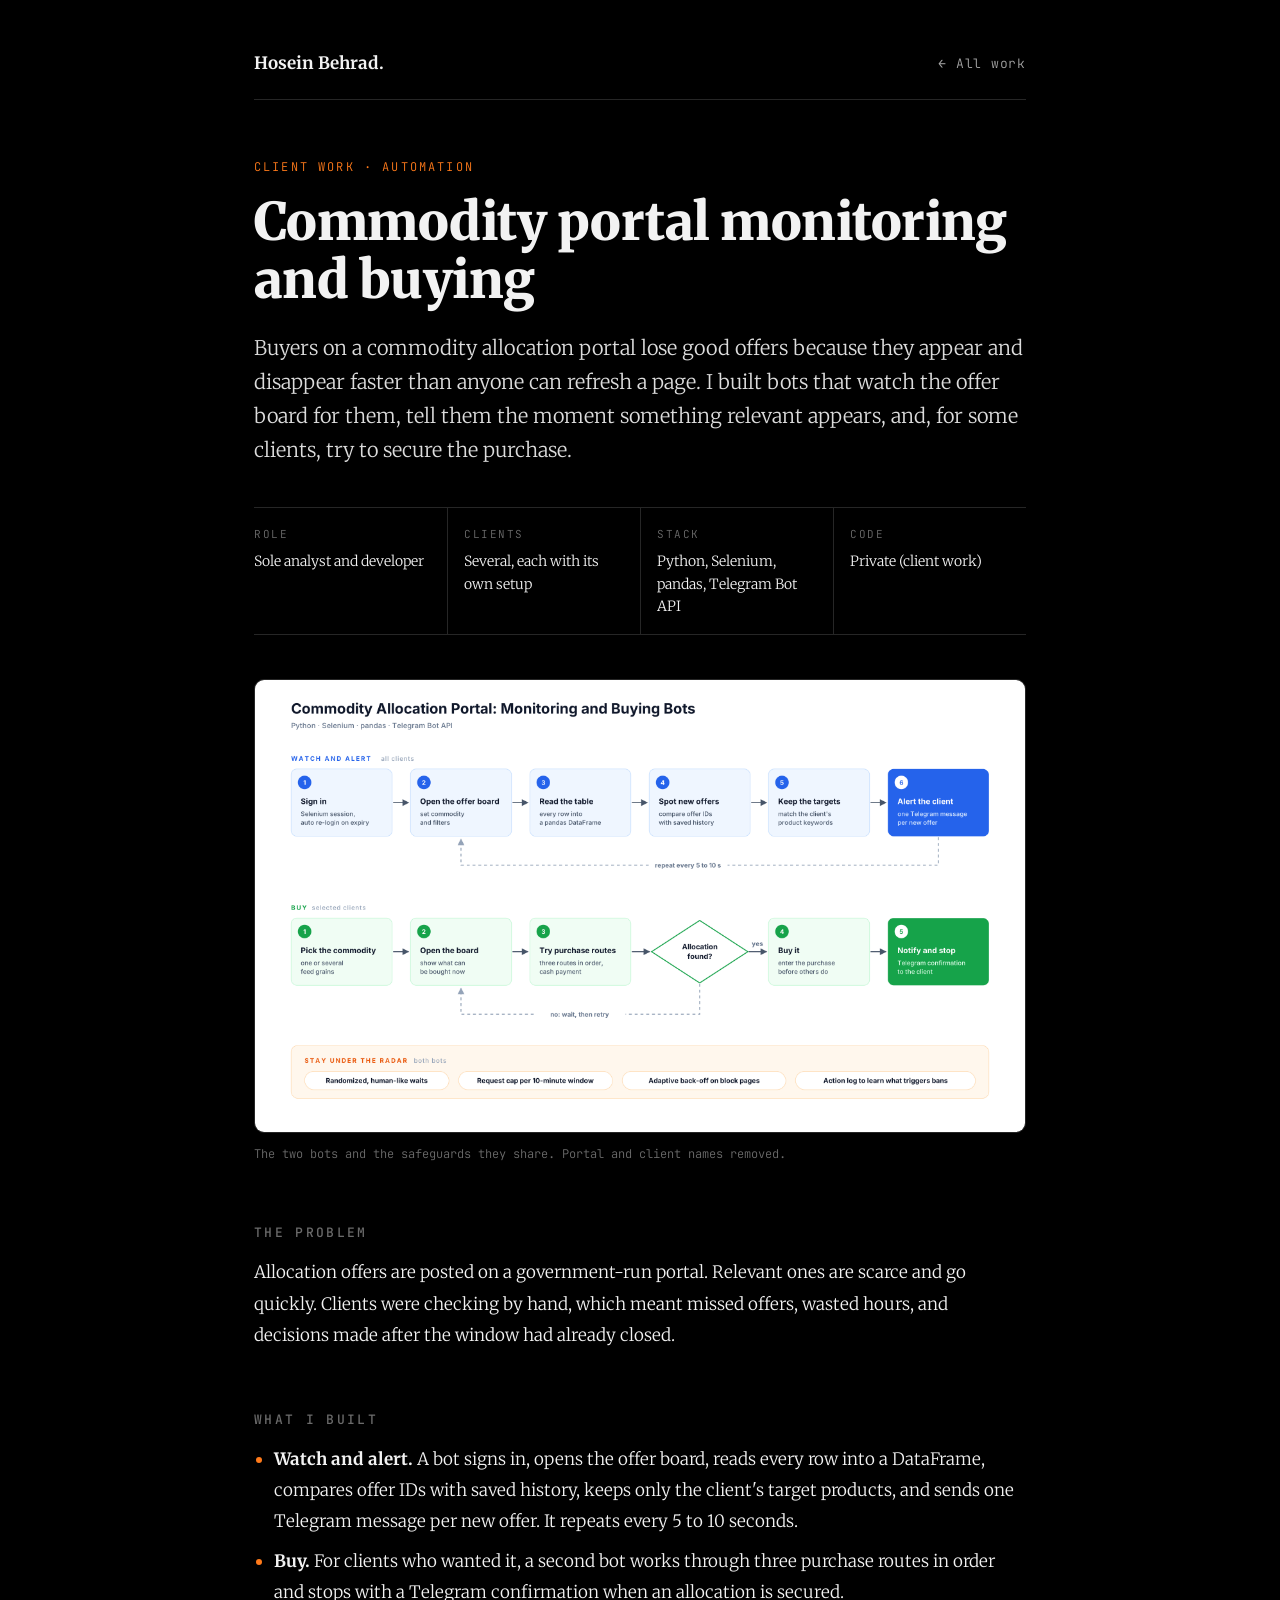
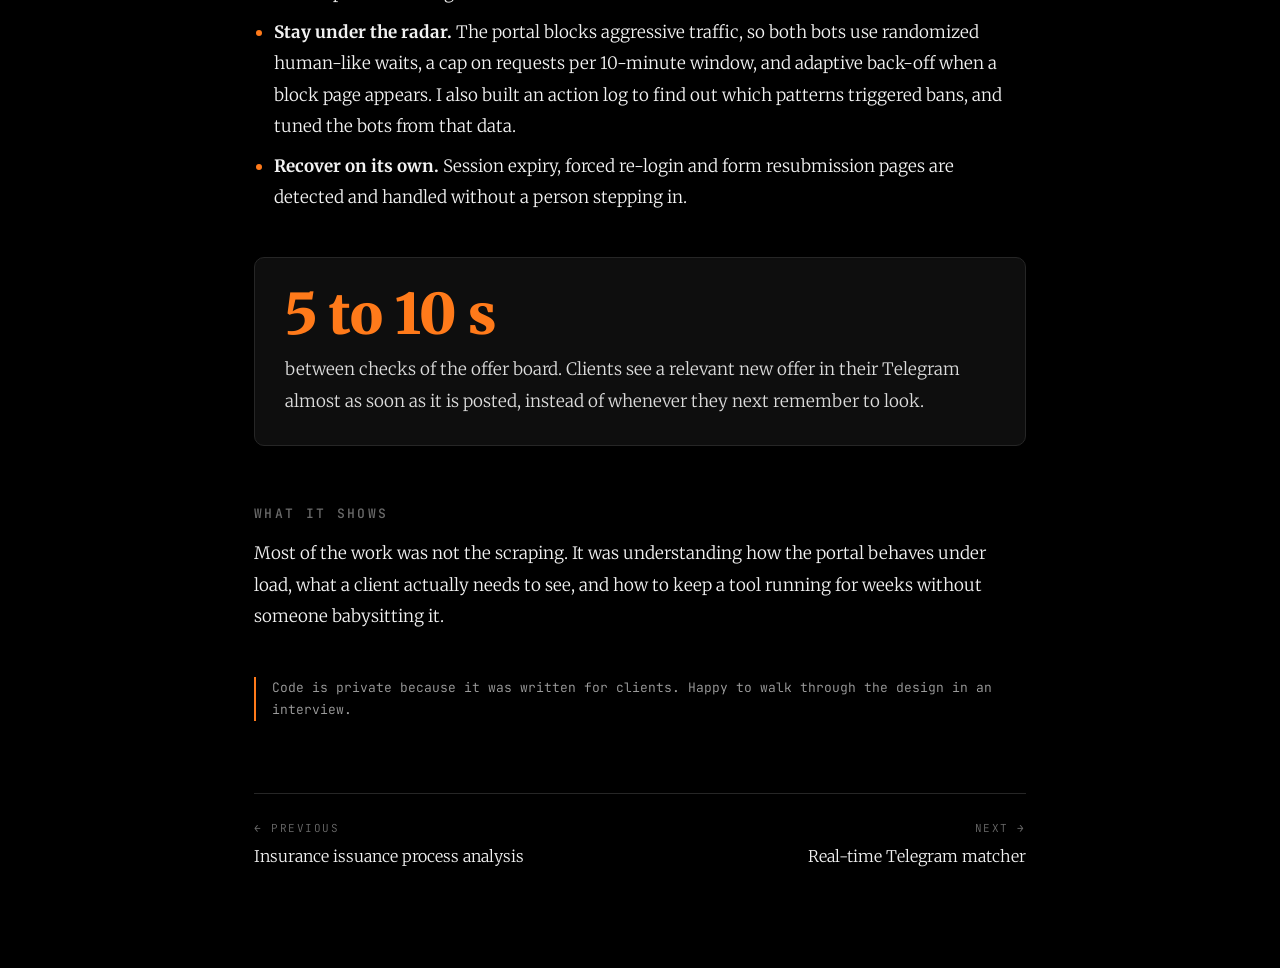
<file: prof/work/commodity-monitoring/index.html>
<!doctype html>
<html lang="en">
<head>
<meta charset="utf-8">
<meta name="viewport" content="width=device-width,initial-scale=1">
<title>Commodity portal monitoring | Hosein Behrad</title>
<meta name="description" content="Client work: bots that watch a commodity allocation portal, alert clients to new offers in seconds, and attempt purchases without getting banned.">
<meta property="og:title" content="Commodity portal monitoring | Hosein Behrad">
<meta property="og:description" content="Client work: bots that watch a commodity allocation portal, alert clients to new offers in seconds, and attempt purchases without getting banned.">
<meta property="og:image" content="https://hoseinbehrad.ir/prof/work/assets/thumb-commodity.jpg">
<meta property="og:type" content="article">
<link rel="canonical" href="https://hoseinbehrad.ir/prof/work/commodity-monitoring/">
<link rel="icon" type="image/png" href="../../assets/images/favicon.png">
<link href="https://fonts.googleapis.com/css2?display=swap&family=Merriweather:wght@300;400;700;900&family=JetBrains+Mono:wght@400;500" rel="stylesheet">
<link rel="stylesheet" href="../work.css">
</head>
<body>
<main class="page">
<nav class="top" aria-label="Site">
  <a class="name" href="../../">Hosein Behrad.</a>
  <a href="../../#work">&larr; All work</a>
</nav>

<p class="eyebrow">Client work &middot; Automation</p>
<h1>Commodity portal monitoring and buying</h1>
<p class="lede">Buyers on a commodity allocation portal lose good offers because they appear and disappear faster than anyone can refresh a page. I built bots that watch the offer board for them, tell them the moment something relevant appears, and, for some clients, try to secure the purchase.</p>
<dl class="facts"><div><dt>Role</dt><dd>Sole analyst and developer</dd></div><div><dt>Clients</dt><dd>Several, each with its own setup</dd></div><div><dt>Stack</dt><dd>Python, Selenium, pandas, Telegram Bot API</dd></div><div><dt>Code</dt><dd>Private (client work)</dd></div></dl>
<figure><a href="../assets/commodity-process.png" target="_blank" rel="noopener"><img src="../assets/commodity-process.png" alt="Process diagram: a watch-and-alert flow, a buying flow, and anti-ban safeguards shared by both" loading="lazy"></a><figcaption>The two bots and the safeguards they share. Portal and client names removed.</figcaption></figure>
<h2>The problem</h2>
<p>Allocation offers are posted on a government-run portal. Relevant ones are scarce and go quickly. Clients were checking by hand, which meant missed offers, wasted hours, and decisions made after the window had already closed.</p>
<h2>What I built</h2>
<ul>
<li><strong>Watch and alert.</strong> A bot signs in, opens the offer board, reads every row into a DataFrame, compares offer IDs with saved history, keeps only the client's target products, and sends one Telegram message per new offer. It repeats every 5 to 10 seconds.</li>
<li><strong>Buy.</strong> For clients who wanted it, a second bot works through three purchase routes in order and stops with a Telegram confirmation when an allocation is secured.</li>
<li><strong>Stay under the radar.</strong> The portal blocks aggressive traffic, so both bots use randomized human-like waits, a cap on requests per 10-minute window, and adaptive back-off when a block page appears. I also built an action log to find out which patterns triggered bans, and tuned the bots from that data.</li>
<li><strong>Recover on its own.</strong> Session expiry, forced re-login and form resubmission pages are detected and handled without a person stepping in.</li>
</ul>
<div class="result"><div class="num">5 to 10 s</div><p>between checks of the offer board. Clients see a relevant new offer in their Telegram almost as soon as it is posted, instead of whenever they next remember to look.</p></div>
<h2>What it shows</h2>
<p>Most of the work was not the scraping. It was understanding how the portal behaves under load, what a client actually needs to see, and how to keep a tool running for weeks without someone babysitting it.</p>
<p class="note">Code is private because it was written for clients. Happy to walk through the design in an interview.</p>

<nav class="next" aria-label="More work">
  <a href="../insurance-issuance/"><span class="label">&larr; Previous</span><span class="title">Insurance issuance process analysis</span></a>
  <a href="../telegram-matcher/" style="text-align:right"><span class="label">Next &rarr;</span><span class="title">Real-time Telegram matcher</span></a>
</nav>
</main>
</body>
</html>
</file>
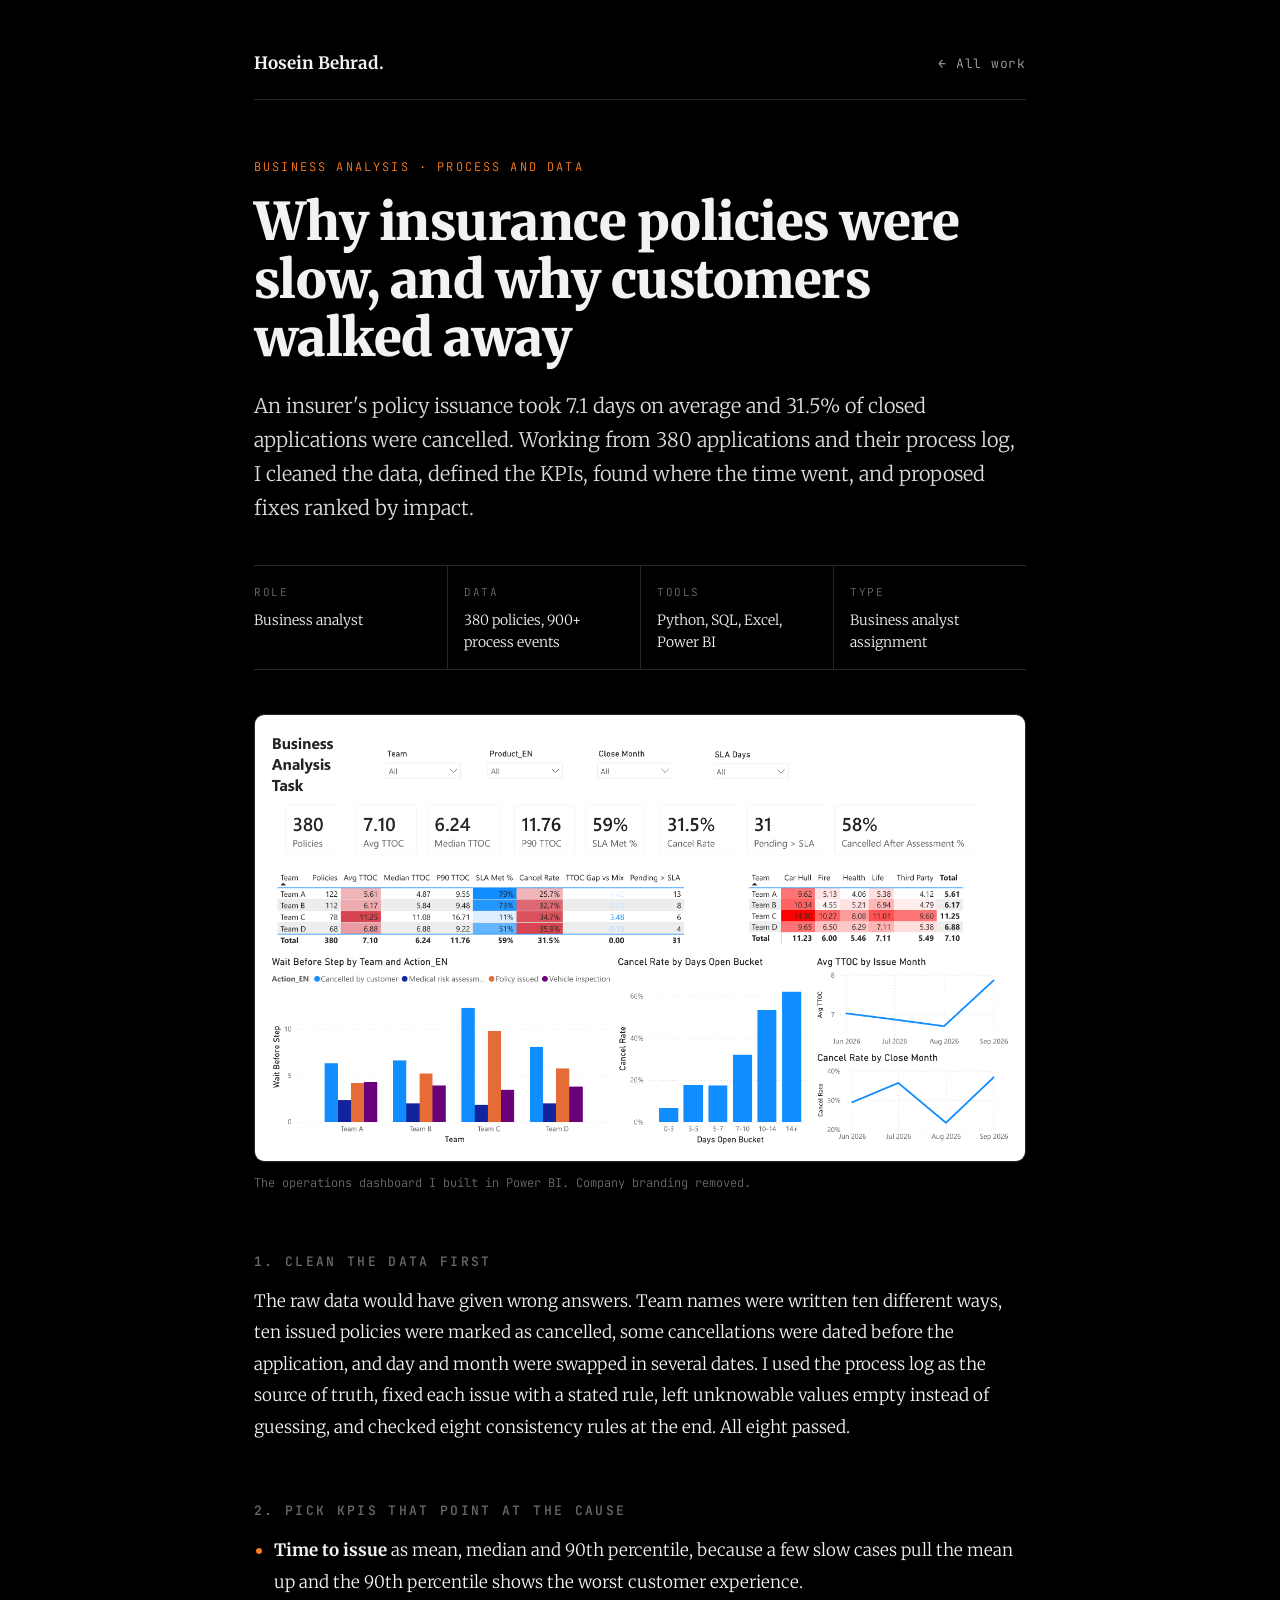
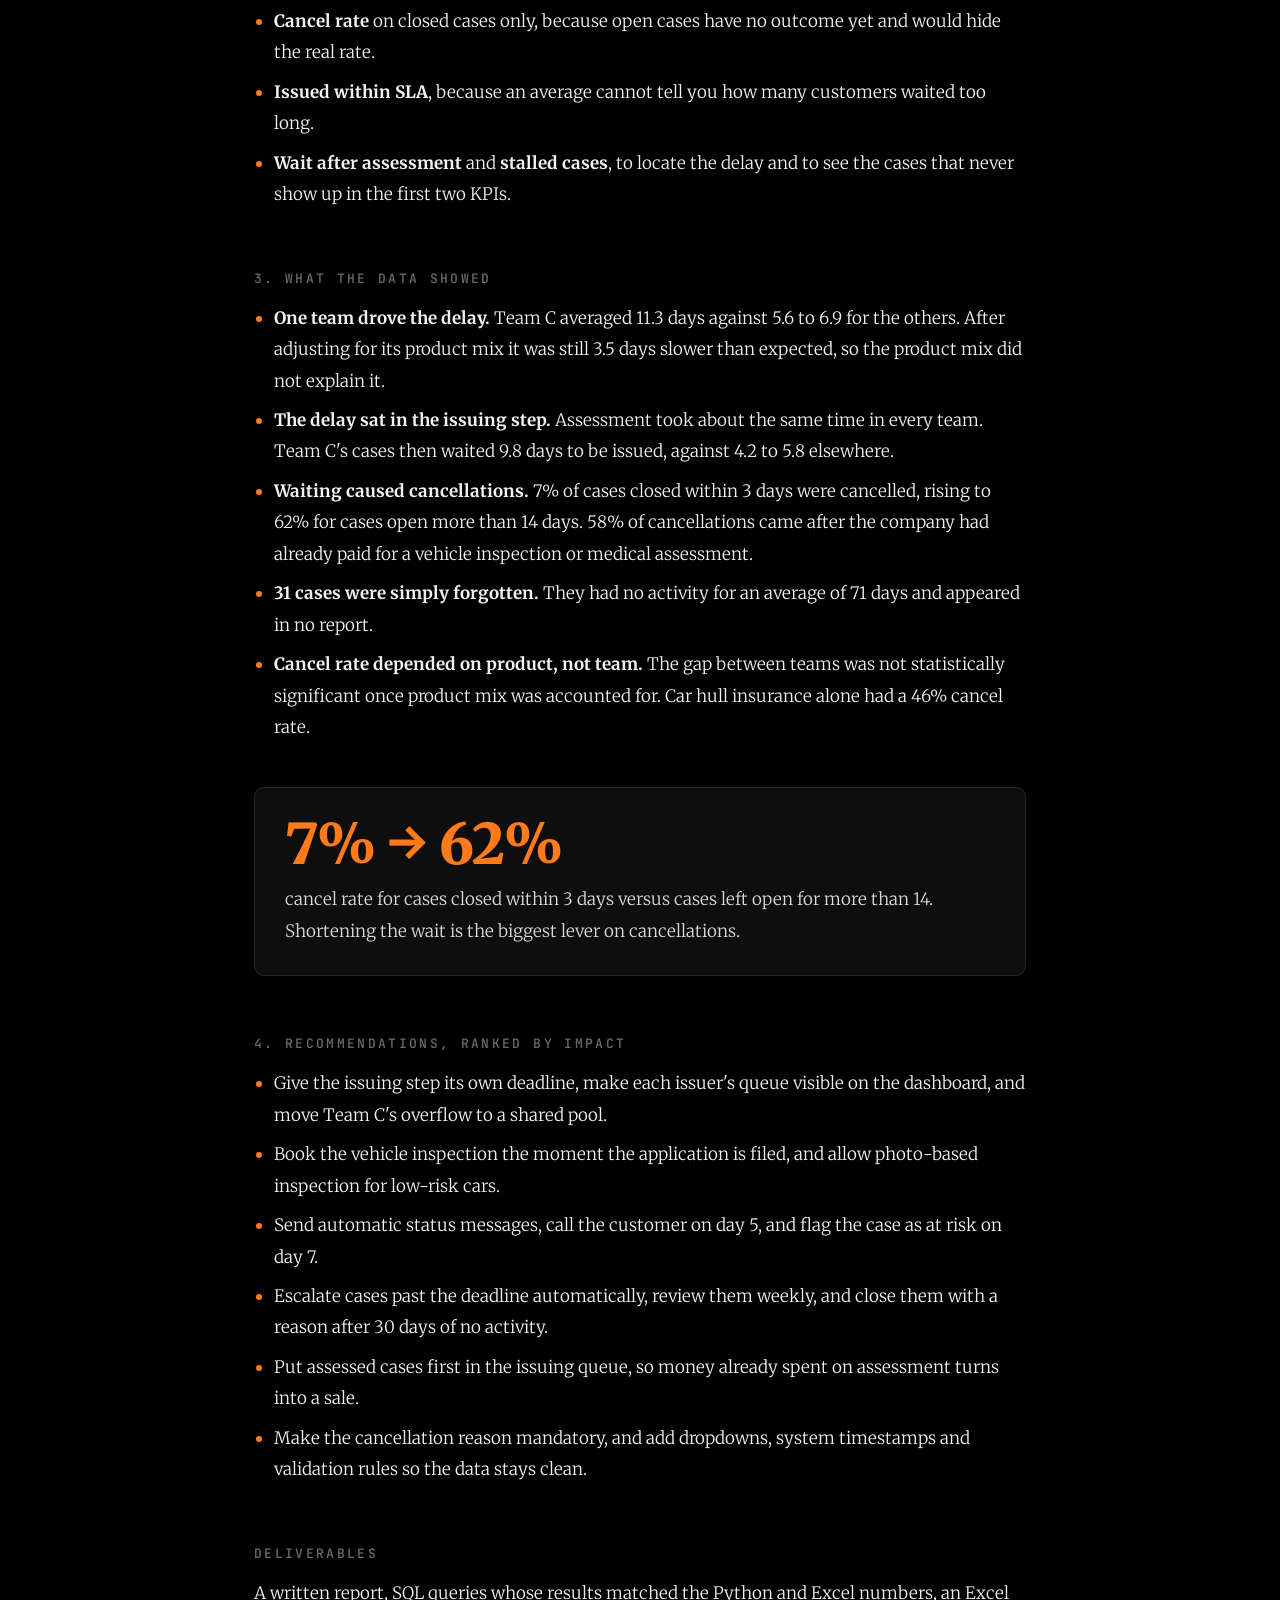
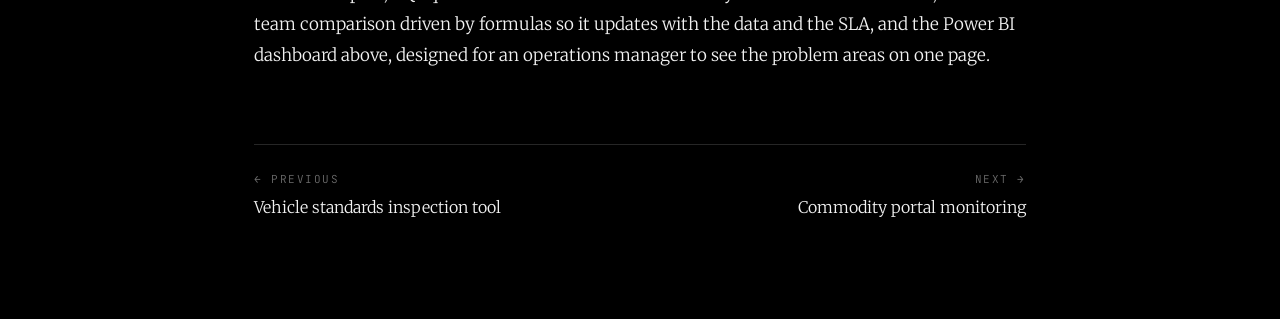
<file: prof/work/insurance-issuance/index.html>
<!doctype html>
<html lang="en">
<head>
<meta charset="utf-8">
<meta name="viewport" content="width=device-width,initial-scale=1">
<title>Insurance issuance process analysis | Hosein Behrad</title>
<meta name="description" content="Business analysis of 380 insurance applications: data cleaning, KPIs, SQL, Excel and a Power BI dashboard that found why policies took 7.1 days and 31.5% were cancelled.">
<meta property="og:title" content="Insurance issuance process analysis | Hosein Behrad">
<meta property="og:description" content="Business analysis of 380 insurance applications: data cleaning, KPIs, SQL, Excel and a Power BI dashboard that found why policies took 7.1 days and 31.5% were cancelled.">
<meta property="og:image" content="https://hoseinbehrad.ir/prof/work/assets/insurance-dashboard.png">
<meta property="og:type" content="article">
<link rel="canonical" href="https://hoseinbehrad.ir/prof/work/insurance-issuance/">
<link rel="icon" type="image/png" href="../../assets/images/favicon.png">
<link href="https://fonts.googleapis.com/css2?display=swap&family=Merriweather:wght@300;400;700;900&family=JetBrains+Mono:wght@400;500" rel="stylesheet">
<link rel="stylesheet" href="../work.css">
</head>
<body>
<main class="page">
<nav class="top" aria-label="Site">
  <a class="name" href="../../">Hosein Behrad.</a>
  <a href="../../#work">&larr; All work</a>
</nav>

<p class="eyebrow">Business analysis &middot; Process and data</p>
<h1>Why insurance policies were slow, and why customers walked away</h1>
<p class="lede">An insurer's policy issuance took 7.1 days on average and 31.5% of closed applications were cancelled. Working from 380 applications and their process log, I cleaned the data, defined the KPIs, found where the time went, and proposed fixes ranked by impact.</p>
<dl class="facts"><div><dt>Role</dt><dd>Business analyst</dd></div><div><dt>Data</dt><dd>380 policies, 900+ process events</dd></div><div><dt>Tools</dt><dd>Python, SQL, Excel, Power BI</dd></div><div><dt>Type</dt><dd>Business analyst assignment</dd></div></dl>
<figure><a href="../assets/insurance-dashboard.png" target="_blank" rel="noopener"><img src="../assets/insurance-dashboard.png" alt="Power BI dashboard: KPI cards, team comparison table, product heatmap, wait before each step, cancel rate by days open, monthly trends" loading="lazy"></a><figcaption>The operations dashboard I built in Power BI. Company branding removed.</figcaption></figure>
<h2>1. Clean the data first</h2>
<p>The raw data would have given wrong answers. Team names were written ten different ways, ten issued policies were marked as cancelled, some cancellations were dated before the application, and day and month were swapped in several dates. I used the process log as the source of truth, fixed each issue with a stated rule, left unknowable values empty instead of guessing, and checked eight consistency rules at the end. All eight passed.</p>
<h2>2. Pick KPIs that point at the cause</h2>
<ul>
<li><strong>Time to issue</strong> as mean, median and 90th percentile, because a few slow cases pull the mean up and the 90th percentile shows the worst customer experience.</li>
<li><strong>Cancel rate</strong> on closed cases only, because open cases have no outcome yet and would hide the real rate.</li>
<li><strong>Issued within SLA</strong>, because an average cannot tell you how many customers waited too long.</li>
<li><strong>Wait after assessment</strong> and <strong>stalled cases</strong>, to locate the delay and to see the cases that never show up in the first two KPIs.</li>
</ul>
<h2>3. What the data showed</h2>
<ul>
<li><strong>One team drove the delay.</strong> Team C averaged 11.3 days against 5.6 to 6.9 for the others. After adjusting for its product mix it was still 3.5 days slower than expected, so the product mix did not explain it.</li>
<li><strong>The delay sat in the issuing step.</strong> Assessment took about the same time in every team. Team C's cases then waited 9.8 days to be issued, against 4.2 to 5.8 elsewhere.</li>
<li><strong>Waiting caused cancellations.</strong> 7% of cases closed within 3 days were cancelled, rising to 62% for cases open more than 14 days. 58% of cancellations came after the company had already paid for a vehicle inspection or medical assessment.</li>
<li><strong>31 cases were simply forgotten.</strong> They had no activity for an average of 71 days and appeared in no report.</li>
<li><strong>Cancel rate depended on product, not team.</strong> The gap between teams was not statistically significant once product mix was accounted for. Car hull insurance alone had a 46% cancel rate.</li>
</ul>
<div class="result"><div class="num">7% &rarr; 62%</div><p>cancel rate for cases closed within 3 days versus cases left open for more than 14. Shortening the wait is the biggest lever on cancellations.</p></div>
<h2>4. Recommendations, ranked by impact</h2>
<ul>
<li>Give the issuing step its own deadline, make each issuer's queue visible on the dashboard, and move Team C's overflow to a shared pool.</li>
<li>Book the vehicle inspection the moment the application is filed, and allow photo-based inspection for low-risk cars.</li>
<li>Send automatic status messages, call the customer on day 5, and flag the case as at risk on day 7.</li>
<li>Escalate cases past the deadline automatically, review them weekly, and close them with a reason after 30 days of no activity.</li>
<li>Put assessed cases first in the issuing queue, so money already spent on assessment turns into a sale.</li>
<li>Make the cancellation reason mandatory, and add dropdowns, system timestamps and validation rules so the data stays clean.</li>
</ul>
<h2>Deliverables</h2>
<p>A written report, SQL queries whose results matched the Python and Excel numbers, an Excel team comparison driven by formulas so it updates with the data and the SLA, and the Power BI dashboard above, designed for an operations manager to see the problem areas on one page.</p>

<nav class="next" aria-label="More work">
  <a href="../vehicle-inspection/"><span class="label">&larr; Previous</span><span class="title">Vehicle standards inspection tool</span></a>
  <a href="../commodity-monitoring/" style="text-align:right"><span class="label">Next &rarr;</span><span class="title">Commodity portal monitoring</span></a>
</nav>
</main>
</body>
</html>
</file>
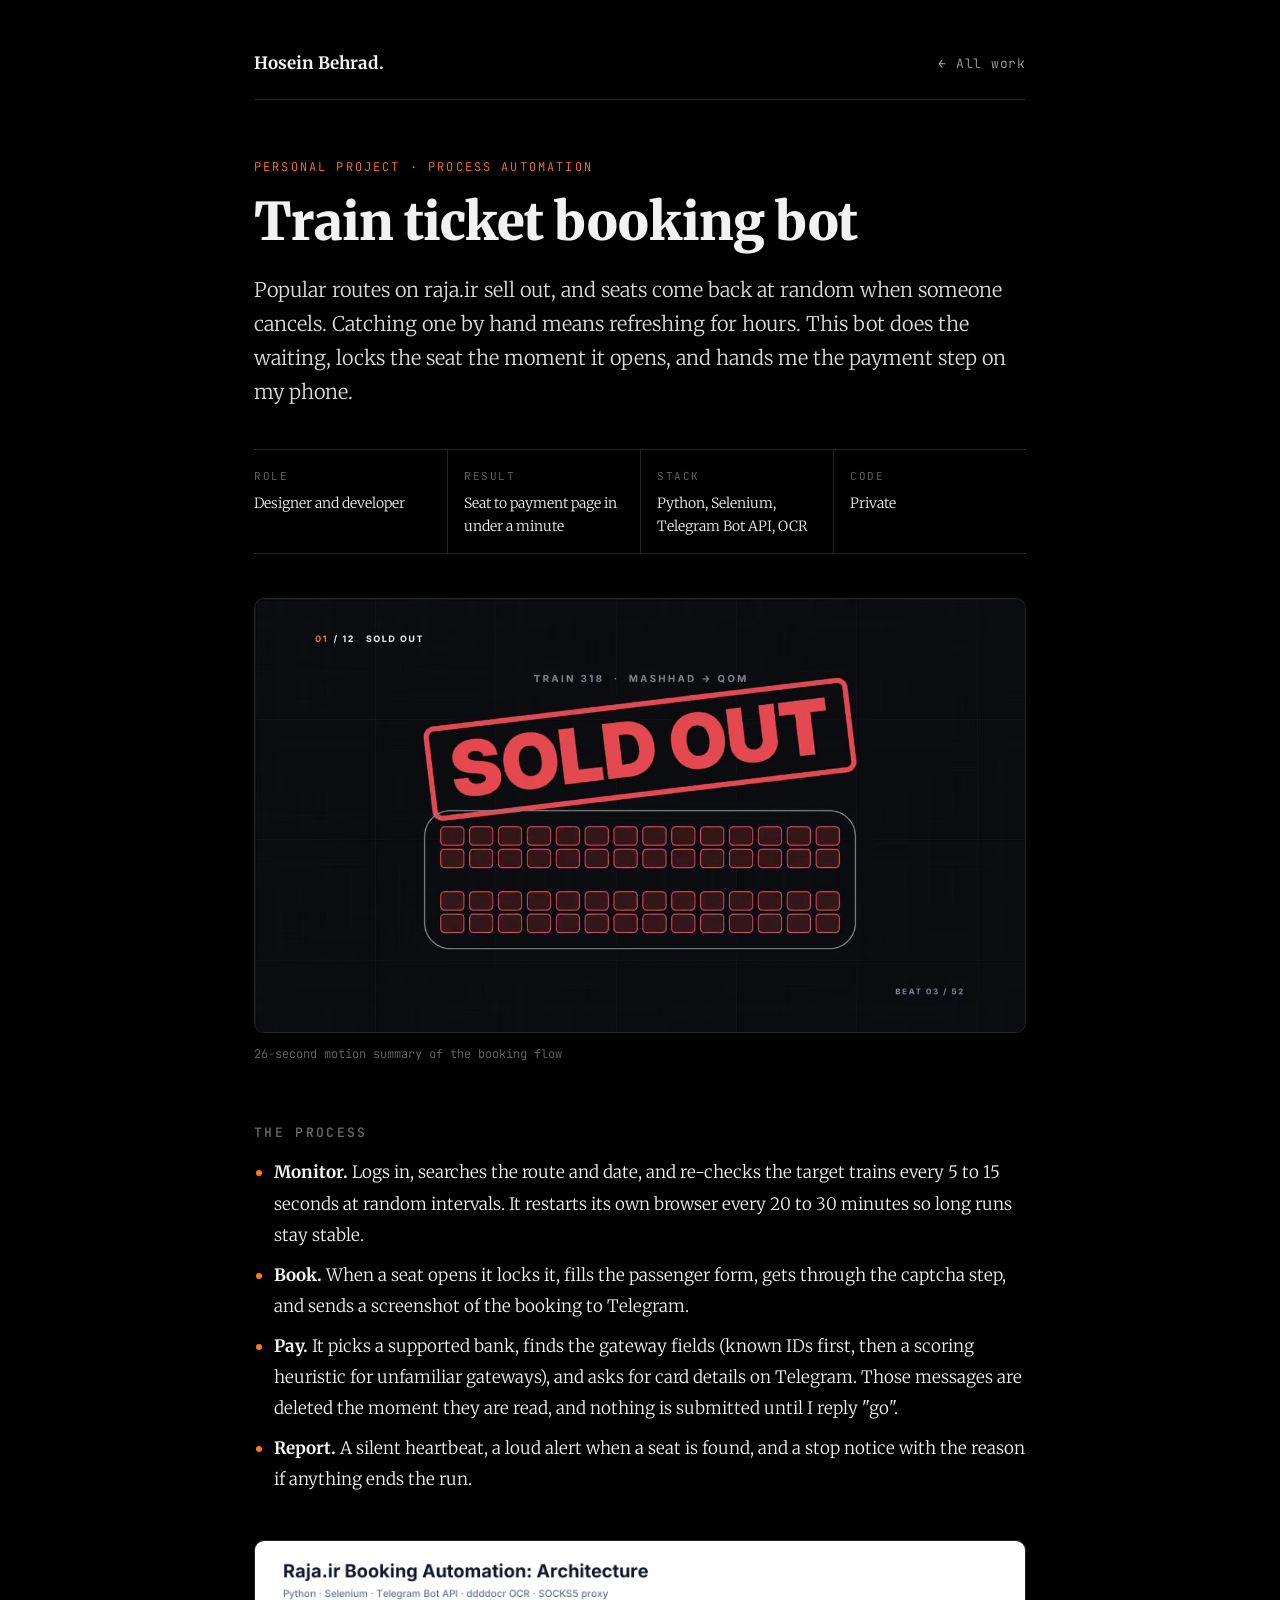
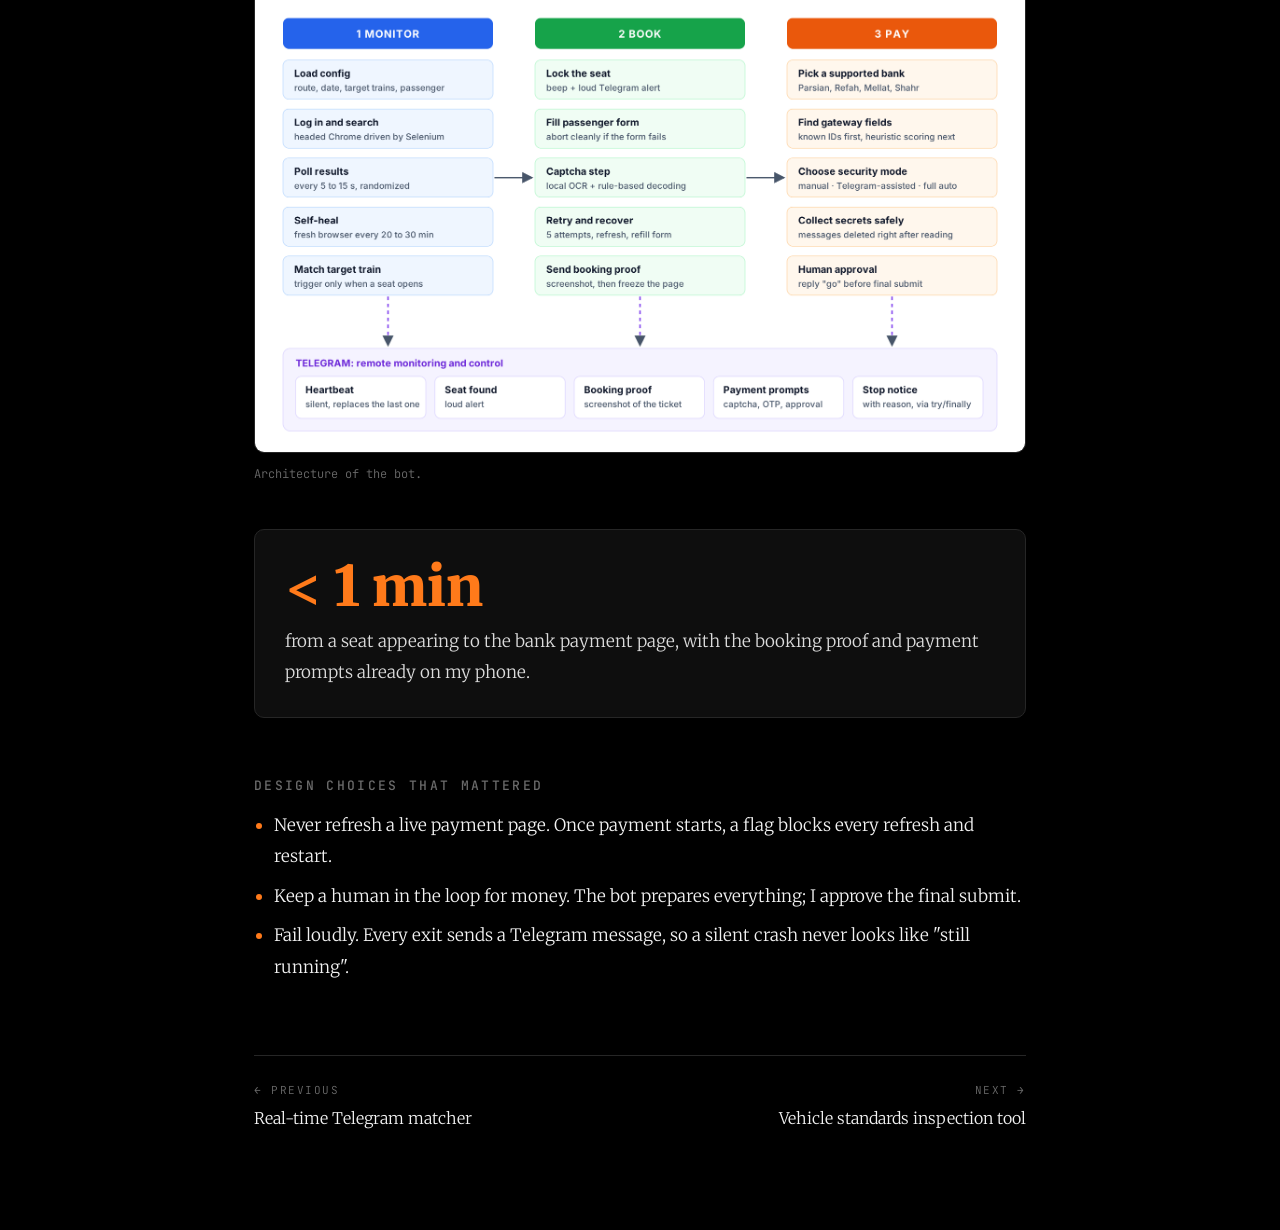
<file: prof/work/raja-booking/index.html>
<!doctype html>
<html lang="en">
<head>
<meta charset="utf-8">
<meta name="viewport" content="width=device-width,initial-scale=1">
<title>Train ticket booking bot | Hosein Behrad</title>
<meta name="description" content="A bot that watches sold-out trains on raja.ir, locks a seat the moment one opens, and reaches the payment page in under a minute, controlled from Telegram.">
<meta property="og:title" content="Train ticket booking bot | Hosein Behrad">
<meta property="og:description" content="A bot that watches sold-out trains on raja.ir, locks a seat the moment one opens, and reaches the payment page in under a minute, controlled from Telegram.">
<meta property="og:image" content="https://hoseinbehrad.ir/prof/work/assets/thumb-raja.jpg">
<meta property="og:type" content="article">
<link rel="canonical" href="https://hoseinbehrad.ir/prof/work/raja-booking/">
<link rel="icon" type="image/png" href="../../assets/images/favicon.png">
<link href="https://fonts.googleapis.com/css2?display=swap&family=Merriweather:wght@300;400;700;900&family=JetBrains+Mono:wght@400;500" rel="stylesheet">
<link rel="stylesheet" href="../work.css">
</head>
<body>
<main class="page">
<nav class="top" aria-label="Site">
  <a class="name" href="../../">Hosein Behrad.</a>
  <a href="../../#work">&larr; All work</a>
</nav>

<p class="eyebrow">Personal project &middot; Process automation</p>
<h1>Train ticket booking bot</h1>
<p class="lede">Popular routes on raja.ir sell out, and seats come back at random when someone cancels. Catching one by hand means refreshing for hours. This bot does the waiting, locks the seat the moment it opens, and hands me the payment step on my phone.</p>
<dl class="facts"><div><dt>Role</dt><dd>Designer and developer</dd></div><div><dt>Result</dt><dd>Seat to payment page in under a minute</dd></div><div><dt>Stack</dt><dd>Python, Selenium, Telegram Bot API, OCR</dd></div><div><dt>Code</dt><dd>Private</dd></div></dl>
<figure><video poster="../assets/raja-reel.jpg" autoplay muted loop playsinline preload="metadata" aria-label="26-second motion summary of the booking flow"><source src="../assets/raja-reel.webm" type="video/webm"><source src="../assets/raja-reel.mp4" type="video/mp4"></video><figcaption>26-second motion summary of the booking flow</figcaption></figure>
<h2>The process</h2>
<ul>
<li><strong>Monitor.</strong> Logs in, searches the route and date, and re-checks the target trains every 5 to 15 seconds at random intervals. It restarts its own browser every 20 to 30 minutes so long runs stay stable.</li>
<li><strong>Book.</strong> When a seat opens it locks it, fills the passenger form, gets through the captcha step, and sends a screenshot of the booking to Telegram.</li>
<li><strong>Pay.</strong> It picks a supported bank, finds the gateway fields (known IDs first, then a scoring heuristic for unfamiliar gateways), and asks for card details on Telegram. Those messages are deleted the moment they are read, and nothing is submitted until I reply "go".</li>
<li><strong>Report.</strong> A silent heartbeat, a loud alert when a seat is found, and a stop notice with the reason if anything ends the run.</li>
</ul>
<figure><a href="../assets/raja-architecture.png" target="_blank" rel="noopener"><img src="../assets/raja-architecture.png" alt="Architecture: monitor, book and pay stages, with Telegram used for monitoring and control throughout" loading="lazy"></a><figcaption>Architecture of the bot.</figcaption></figure>
<div class="result"><div class="num">&lt; 1 min</div><p>from a seat appearing to the bank payment page, with the booking proof and payment prompts already on my phone.</p></div>
<h2>Design choices that mattered</h2>
<ul>
<li>Never refresh a live payment page. Once payment starts, a flag blocks every refresh and restart.</li>
<li>Keep a human in the loop for money. The bot prepares everything; I approve the final submit.</li>
<li>Fail loudly. Every exit sends a Telegram message, so a silent crash never looks like "still running".</li>
</ul>

<nav class="next" aria-label="More work">
  <a href="../telegram-matcher/"><span class="label">&larr; Previous</span><span class="title">Real-time Telegram matcher</span></a>
  <a href="../vehicle-inspection/" style="text-align:right"><span class="label">Next &rarr;</span><span class="title">Vehicle standards inspection tool</span></a>
</nav>
</main>
</body>
</html>
</file>
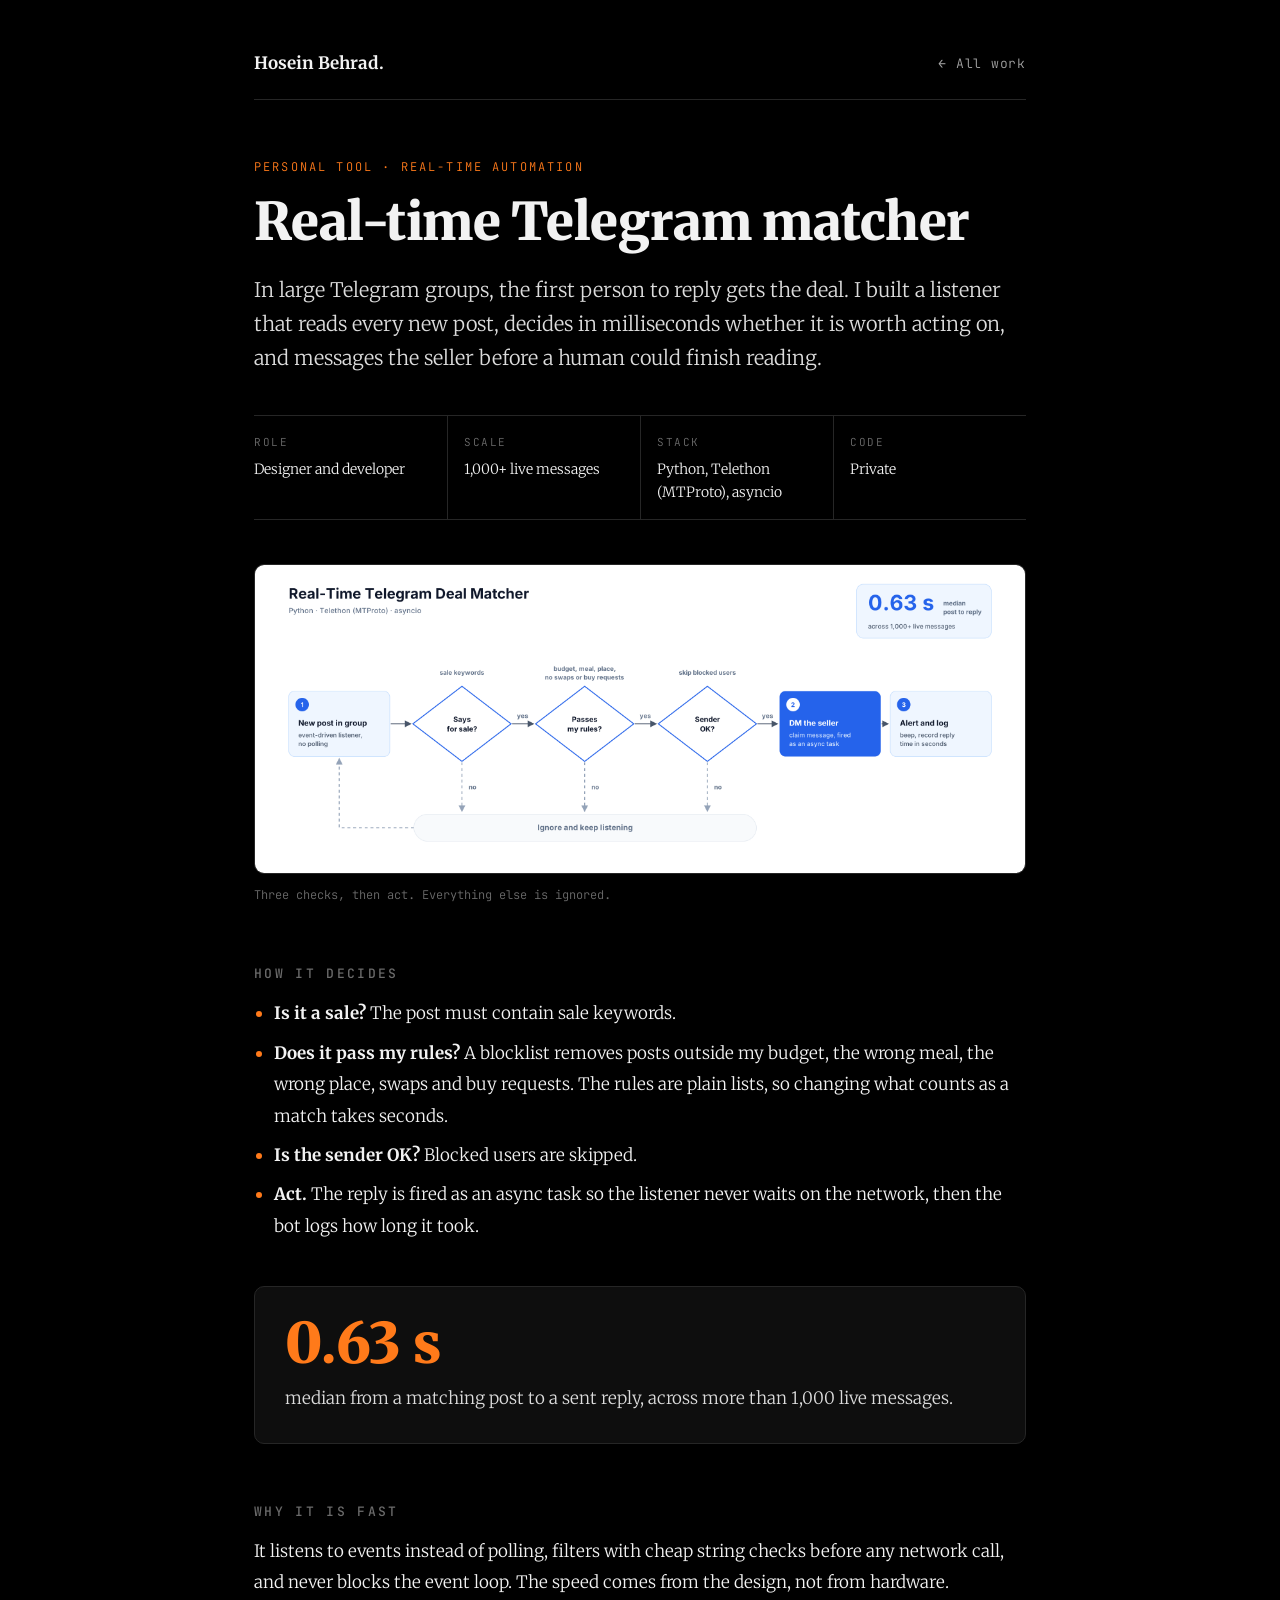
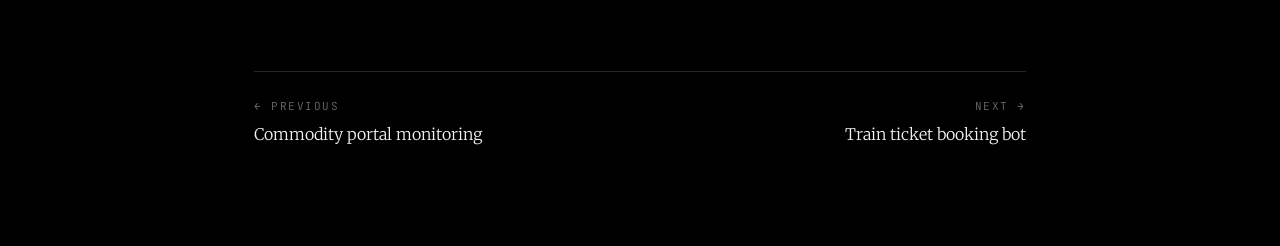
<file: prof/work/telegram-matcher/index.html>
<!doctype html>
<html lang="en">
<head>
<meta charset="utf-8">
<meta name="viewport" content="width=device-width,initial-scale=1">
<title>Real-time Telegram matcher | Hosein Behrad</title>
<meta name="description" content="An event-driven Telegram listener that filters posts in large groups and replies to matching sellers in 0.63 s (median) across 1,000+ live messages.">
<meta property="og:title" content="Real-time Telegram matcher | Hosein Behrad">
<meta property="og:description" content="An event-driven Telegram listener that filters posts in large groups and replies to matching sellers in 0.63 s (median) across 1,000+ live messages.">
<meta property="og:image" content="https://hoseinbehrad.ir/prof/work/assets/thumb-telegram.jpg">
<meta property="og:type" content="article">
<link rel="canonical" href="https://hoseinbehrad.ir/prof/work/telegram-matcher/">
<link rel="icon" type="image/png" href="../../assets/images/favicon.png">
<link href="https://fonts.googleapis.com/css2?display=swap&family=Merriweather:wght@300;400;700;900&family=JetBrains+Mono:wght@400;500" rel="stylesheet">
<link rel="stylesheet" href="../work.css">
</head>
<body>
<main class="page">
<nav class="top" aria-label="Site">
  <a class="name" href="../../">Hosein Behrad.</a>
  <a href="../../#work">&larr; All work</a>
</nav>

<p class="eyebrow">Personal tool &middot; Real-time automation</p>
<h1>Real-time Telegram matcher</h1>
<p class="lede">In large Telegram groups, the first person to reply gets the deal. I built a listener that reads every new post, decides in milliseconds whether it is worth acting on, and messages the seller before a human could finish reading.</p>
<dl class="facts"><div><dt>Role</dt><dd>Designer and developer</dd></div><div><dt>Scale</dt><dd>1,000+ live messages</dd></div><div><dt>Stack</dt><dd>Python, Telethon (MTProto), asyncio</dd></div><div><dt>Code</dt><dd>Private</dd></div></dl>
<figure><a href="../assets/telegram-matcher-process.png" target="_blank" rel="noopener"><img src="../assets/telegram-matcher-process.png" alt="Flowchart: new post, three yes/no checks, then message the seller and log the reply time" loading="lazy"></a><figcaption>Three checks, then act. Everything else is ignored.</figcaption></figure>
<h2>How it decides</h2>
<ul>
<li><strong>Is it a sale?</strong> The post must contain sale keywords.</li>
<li><strong>Does it pass my rules?</strong> A blocklist removes posts outside my budget, the wrong meal, the wrong place, swaps and buy requests. The rules are plain lists, so changing what counts as a match takes seconds.</li>
<li><strong>Is the sender OK?</strong> Blocked users are skipped.</li>
<li><strong>Act.</strong> The reply is fired as an async task so the listener never waits on the network, then the bot logs how long it took.</li>
</ul>
<div class="result"><div class="num">0.63 s</div><p>median from a matching post to a sent reply, across more than 1,000 live messages.</p></div>
<h2>Why it is fast</h2>
<p>It listens to events instead of polling, filters with cheap string checks before any network call, and never blocks the event loop. The speed comes from the design, not from hardware.</p>

<nav class="next" aria-label="More work">
  <a href="../commodity-monitoring/"><span class="label">&larr; Previous</span><span class="title">Commodity portal monitoring</span></a>
  <a href="../raja-booking/" style="text-align:right"><span class="label">Next &rarr;</span><span class="title">Train ticket booking bot</span></a>
</nav>
</main>
</body>
</html>
</file>
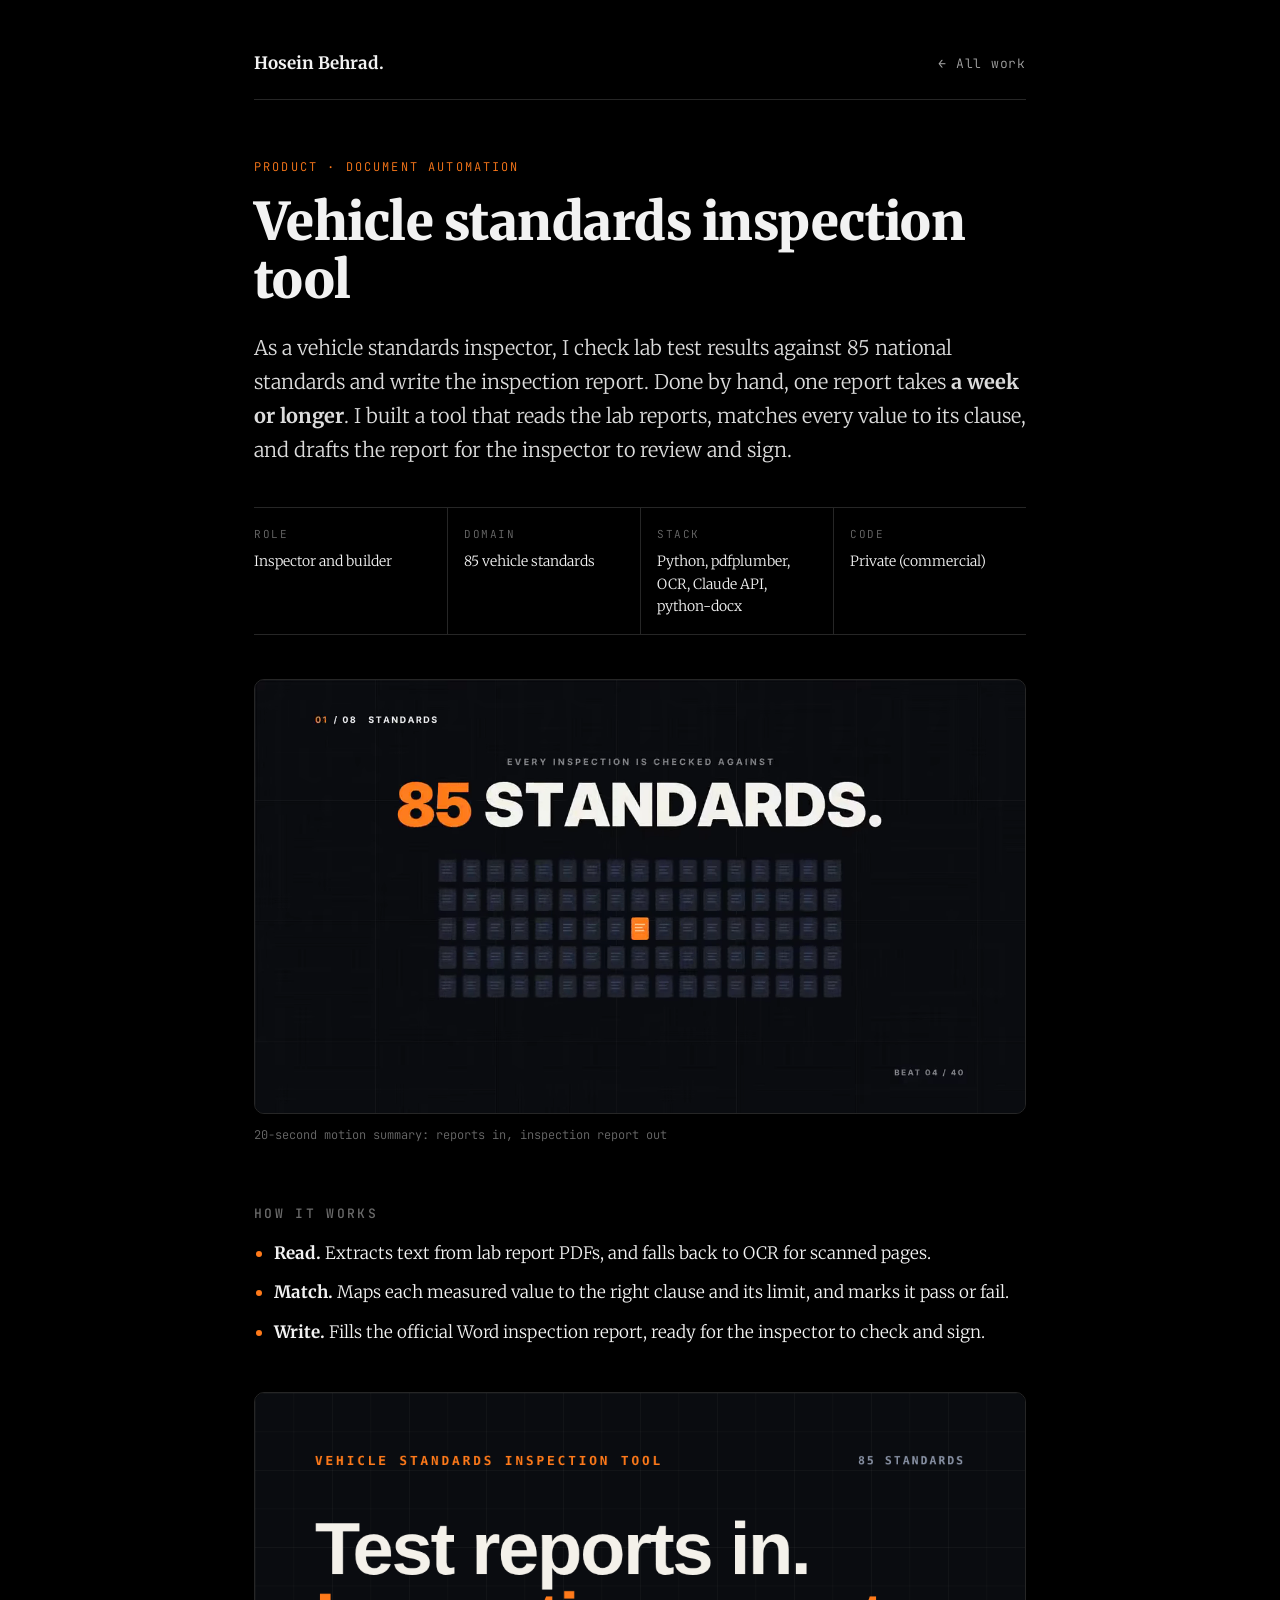
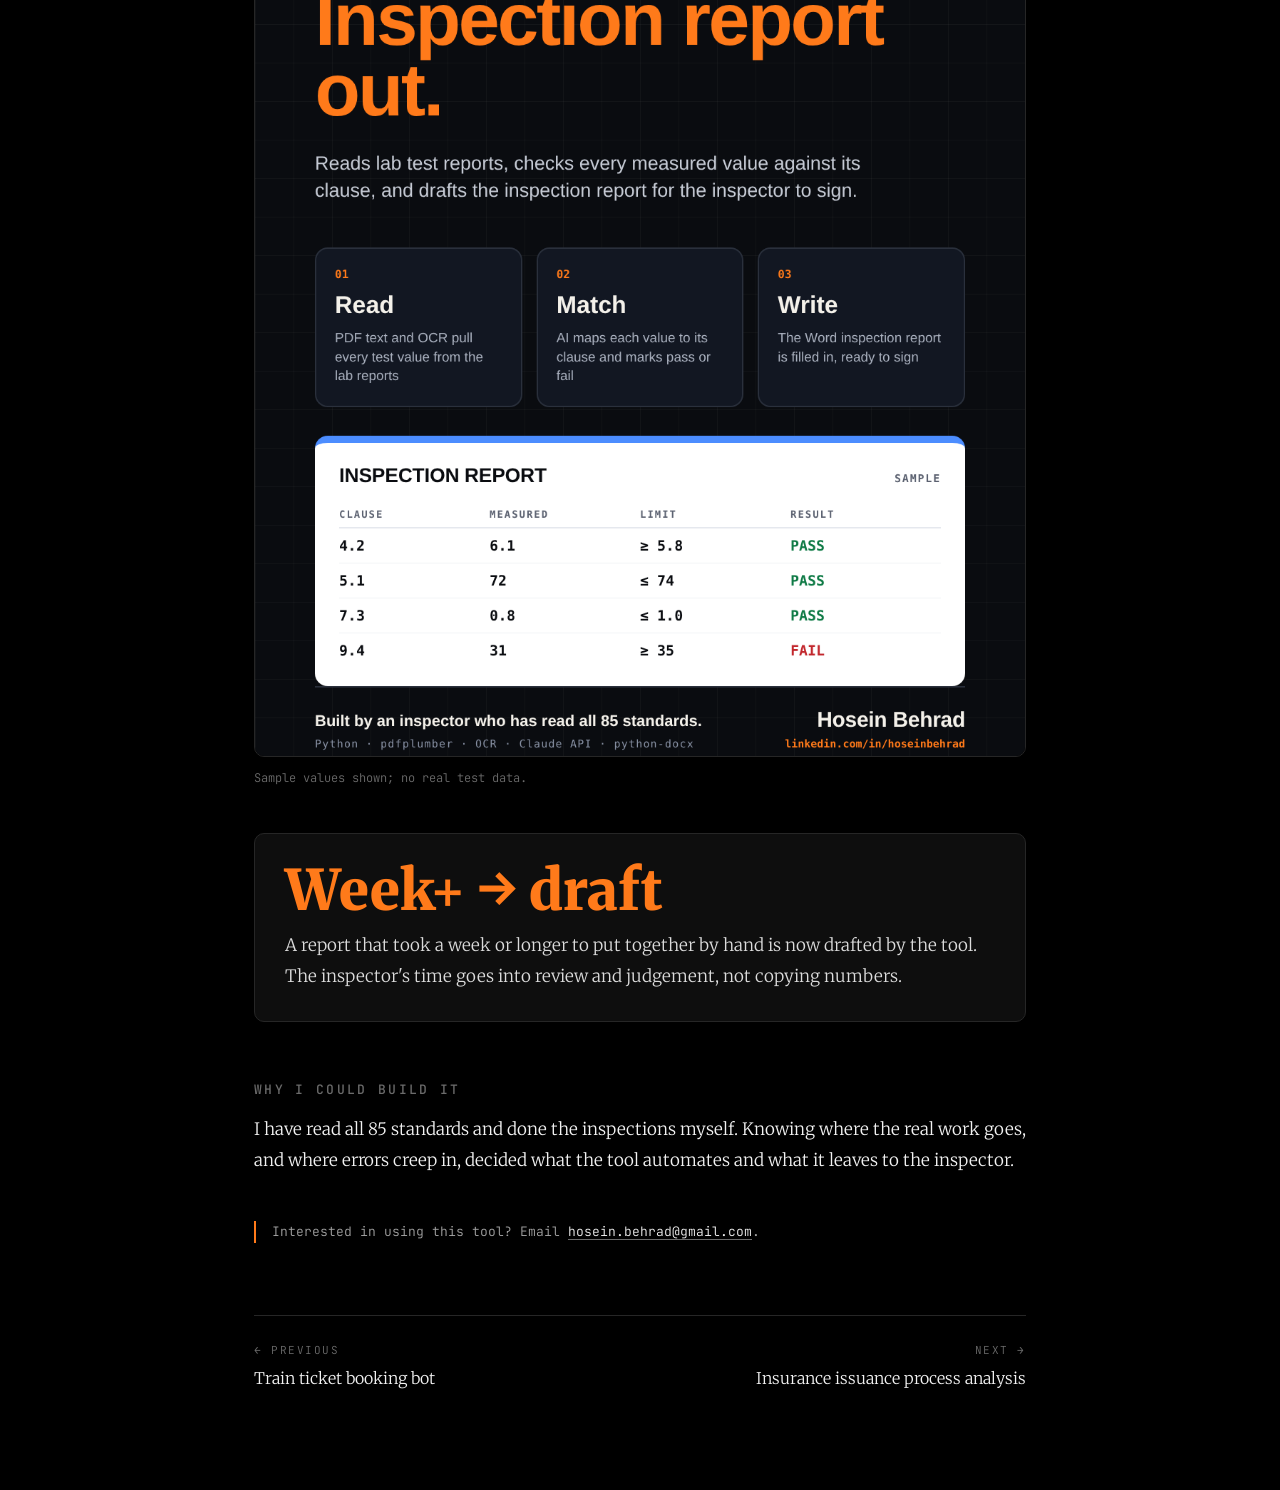
<file: prof/work/vehicle-inspection/index.html>
<!doctype html>
<html lang="en">
<head>
<meta charset="utf-8">
<meta name="viewport" content="width=device-width,initial-scale=1">
<title>Vehicle standards inspection tool | Hosein Behrad</title>
<meta name="description" content="A tool that reads lab test reports, checks each value against its clause in the vehicle standards, and drafts the inspection report: a week or more of work by hand.">
<meta property="og:title" content="Vehicle standards inspection tool | Hosein Behrad">
<meta property="og:description" content="A tool that reads lab test reports, checks each value against its clause in the vehicle standards, and drafts the inspection report: a week or more of work by hand.">
<meta property="og:image" content="https://hoseinbehrad.ir/prof/work/assets/vehicle-poster.png">
<meta property="og:type" content="article">
<link rel="canonical" href="https://hoseinbehrad.ir/prof/work/vehicle-inspection/">
<link rel="icon" type="image/png" href="../../assets/images/favicon.png">
<link href="https://fonts.googleapis.com/css2?display=swap&family=Merriweather:wght@300;400;700;900&family=JetBrains+Mono:wght@400;500" rel="stylesheet">
<link rel="stylesheet" href="../work.css">
</head>
<body>
<main class="page">
<nav class="top" aria-label="Site">
  <a class="name" href="../../">Hosein Behrad.</a>
  <a href="../../#work">&larr; All work</a>
</nav>

<p class="eyebrow">Product &middot; Document automation</p>
<h1>Vehicle standards inspection tool</h1>
<p class="lede">As a vehicle standards inspector, I check lab test results against 85 national standards and write the inspection report. Done by hand, one report takes <strong>a week or longer</strong>. I built a tool that reads the lab reports, matches every value to its clause, and drafts the report for the inspector to review and sign.</p>
<dl class="facts"><div><dt>Role</dt><dd>Inspector and builder</dd></div><div><dt>Domain</dt><dd>85 vehicle standards</dd></div><div><dt>Stack</dt><dd>Python, pdfplumber, OCR, Claude API, python-docx</dd></div><div><dt>Code</dt><dd>Private (commercial)</dd></div></dl>
<figure><video poster="../assets/vehicle-reel.jpg" autoplay muted loop playsinline preload="metadata" aria-label="20-second motion summary: reports in, inspection report out"><source src="../assets/vehicle-reel.webm" type="video/webm"><source src="../assets/vehicle-reel.mp4" type="video/mp4"></video><figcaption>20-second motion summary: reports in, inspection report out</figcaption></figure>
<h2>How it works</h2>
<ul>
<li><strong>Read.</strong> Extracts text from lab report PDFs, and falls back to OCR for scanned pages.</li>
<li><strong>Match.</strong> Maps each measured value to the right clause and its limit, and marks it pass or fail.</li>
<li><strong>Write.</strong> Fills the official Word inspection report, ready for the inspector to check and sign.</li>
</ul>
<figure><a href="../assets/vehicle-poster.png" target="_blank" rel="noopener"><img src="../assets/vehicle-poster.png" alt="Poster: test reports in, inspection report out, with read, match and write steps and a sample report table" loading="lazy"></a><figcaption>Sample values shown; no real test data.</figcaption></figure>
<div class="result"><div class="num">Week+ &rarr; draft</div><p>A report that took a week or longer to put together by hand is now drafted by the tool. The inspector's time goes into review and judgement, not copying numbers.</p></div>
<h2>Why I could build it</h2>
<p>I have read all 85 standards and done the inspections myself. Knowing where the real work goes, and where errors creep in, decided what the tool automates and what it leaves to the inspector.</p>
<p class="note">Interested in using this tool? Email <a href="mailto:hosein.behrad@gmail.com">hosein.behrad@gmail.com</a>.</p>

<nav class="next" aria-label="More work">
  <a href="../raja-booking/"><span class="label">&larr; Previous</span><span class="title">Train ticket booking bot</span></a>
  <a href="../insurance-issuance/" style="text-align:right"><span class="label">Next &rarr;</span><span class="title">Insurance issuance process analysis</span></a>
</nav>
</main>
</body>
</html>
</file>
<file: prof/work/work.css>
:root {
  --bg: #000000;
  --panel: #0e0e0e;
  --line: #262626;
  --text: #f2f2f2;
  --muted: #a3a3a3;
  --faint: #6b6b6b;
  --accent: #ff7a1a;
  --good: #3dd68c;
  --serif: 'Merriweather', Georgia, serif;
  --mono: 'JetBrains Mono', 'Fira Mono', 'Courier New', monospace;
}

* { box-sizing: border-box; }

html { -webkit-text-size-adjust: 100%; }

body {
  margin: 0;
  background: var(--bg);
  color: var(--text);
  font-family: var(--serif);
  font-weight: 300;
  font-size: 17px;
  line-height: 1.85;
}

a { color: var(--text); text-decoration-color: var(--faint); text-underline-offset: 3px; }
a:hover { color: var(--accent); text-decoration-color: var(--accent); }

.page { max-width: 820px; margin: 0 auto; padding: 48px 24px 96px; }

.top {
  display: flex; justify-content: space-between; align-items: center; gap: 16px;
  font-family: var(--mono); font-size: 13px; letter-spacing: 0.06em;
  padding-bottom: 20px; border-bottom: 1px solid var(--line);
}
.top a { text-decoration: none; color: var(--muted); }
.top a:hover { color: var(--text); }
.top .name { color: var(--text); font-family: var(--serif); font-weight: 700; font-size: 17px; letter-spacing: 0; }

.eyebrow {
  margin: 56px 0 14px;
  font-family: var(--mono); font-size: 12px; letter-spacing: 0.18em;
  text-transform: uppercase; color: var(--accent);
}

h1 {
  margin: 0; font-weight: 900; font-size: clamp(34px, 6vw, 52px);
  line-height: 1.12; letter-spacing: -0.01em;
}

.lede { margin: 22px 0 0; font-size: 20px; line-height: 1.7; color: #dcdcdc; }

.facts {
  display: grid; grid-template-columns: repeat(4, minmax(0, 1fr)); gap: 0;
  margin: 40px 0 0; border-top: 1px solid var(--line); border-bottom: 1px solid var(--line);
}
.facts div { padding: 16px 16px 16px 0; }
.facts div + div { padding-left: 16px; border-left: 1px solid var(--line); }
.facts dt { font-family: var(--mono); font-size: 11px; letter-spacing: 0.14em; text-transform: uppercase; color: var(--faint); }
.facts dd { margin: 6px 0 0; font-size: 14px; line-height: 1.6; }

figure { margin: 44px 0 0; }
figure video, figure img {
  display: block; width: 100%; height: auto; border-radius: 10px;
  border: 1px solid var(--line); background: #0a0c10;
}
figcaption { margin-top: 10px; font-family: var(--mono); font-size: 12px; color: var(--faint); }

.result {
  margin: 44px 0 0; padding: 28px 30px; border: 1px solid var(--line); border-radius: 10px; background: var(--panel);
}
.result .num { font-weight: 900; font-size: clamp(36px, 7vw, 56px); line-height: 1; color: var(--accent); }
.result p { margin: 12px 0 0; color: #dcdcdc; }

h2 {
  margin: 56px 0 6px; font-family: var(--mono); font-weight: 500; font-size: 13px;
  letter-spacing: 0.18em; text-transform: uppercase; color: var(--faint);
}
p { margin: 12px 0 0; }
ul { margin: 12px 0 0; padding-left: 20px; }
li { margin: 8px 0 0; }
li::marker { color: var(--accent); }
strong { font-weight: 700; }

.note { margin-top: 44px; font-family: var(--mono); font-size: 13px; line-height: 1.7; color: var(--muted); border-left: 2px solid var(--accent); padding-left: 16px; }

.next {
  display: flex; justify-content: space-between; gap: 16px; flex-wrap: wrap;
  margin-top: 72px; padding-top: 24px; border-top: 1px solid var(--line);
  font-family: var(--mono); font-size: 13px;
}
.next a { text-decoration: none; color: var(--muted); }
.next a:hover { color: var(--text); }
.next .label { display: block; color: var(--faint); font-size: 11px; letter-spacing: 0.14em; text-transform: uppercase; }
.next .title { display: block; color: var(--text); font-family: var(--serif); font-size: 16px; margin-top: 4px; }

@media (max-width: 640px) {
  body { font-size: 16px; }
  .page { padding: 28px 16px 72px; }
  .facts { grid-template-columns: repeat(2, minmax(0, 1fr)); }
  .facts div:nth-child(3) { padding-left: 0; border-left: 0; border-top: 1px solid var(--line); }
  .facts div:nth-child(4) { border-top: 1px solid var(--line); }
  .lede { font-size: 18px; }
  .result { padding: 22px 20px; }
}
</file>
